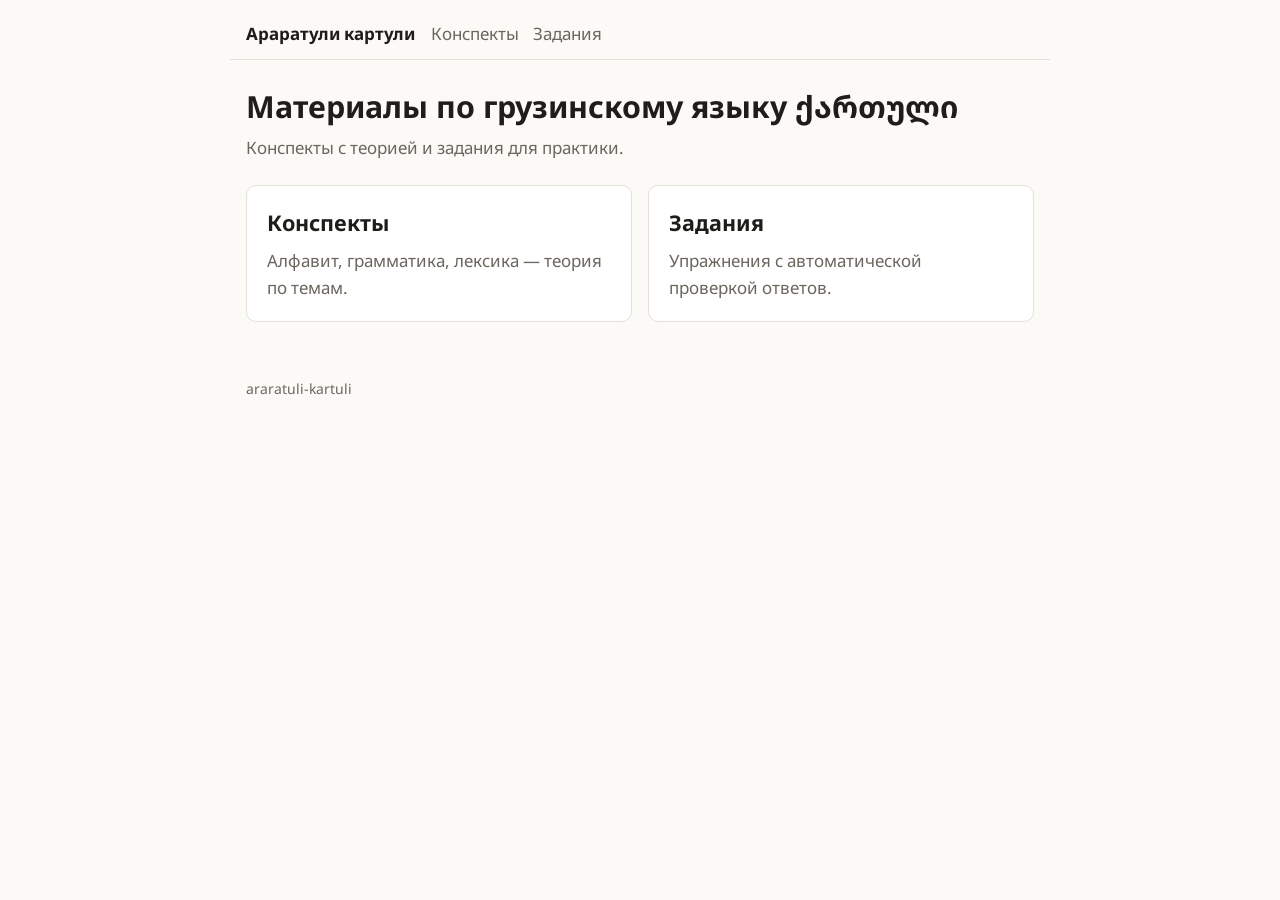
<file: index.html>
<!doctype html>
<html lang="ru">
<head>
  <meta charset="utf-8">
  <meta name="viewport" content="width=device-width, initial-scale=1">
  <title>Араратули картули</title>
  <link rel="stylesheet" href="assets/style.css">
</head>
<body>
  <header class="site">
    <a class="logo" href="./">Араратули картули</a>
    <nav>
      <a href="konspekty/">Конспекты</a>
      <a href="zadaniya/">Задания</a>
    </nav>
  </header>

  <main>
    <h1>Материалы по грузинскому языку <span class="ka">ქართული</span></h1>
    <p class="lead">Конспекты с теорией и задания для практики.</p>

    <div class="cards">
      <a class="card" href="konspekty/">
        <h2>Конспекты</h2>
        <p>Алфавит, грамматика, лексика — теория по темам.</p>
      </a>
      <a class="card" href="zadaniya/">
        <h2>Задания</h2>
        <p>Упражнения с автоматической проверкой ответов.</p>
      </a>
    </div>
  </main>

  <footer class="site">araratuli-kartuli</footer>
</body>
</html>
</file>
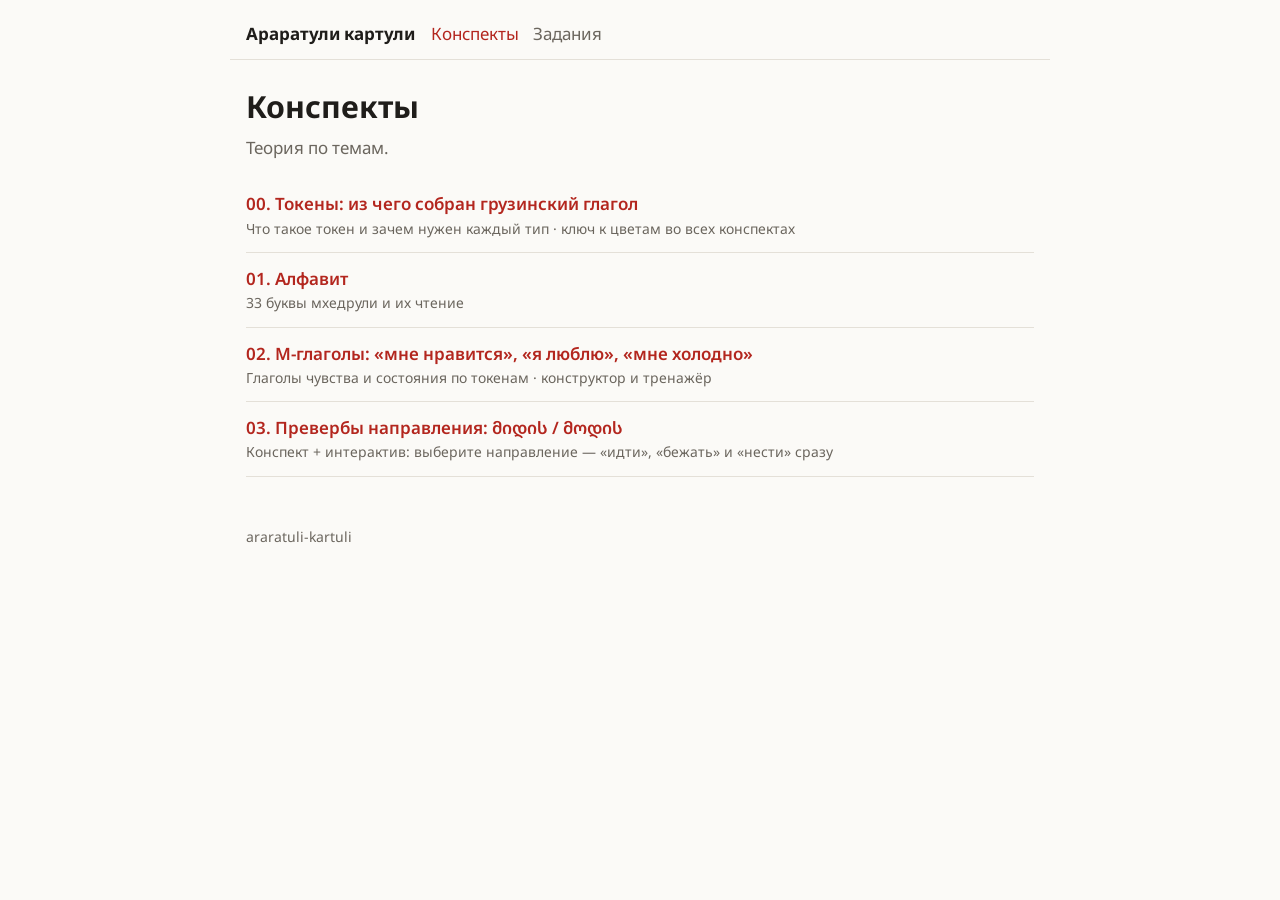
<file: konspekty/index.html>
<!doctype html>
<html lang="ru">
<head>
  <meta charset="utf-8">
  <meta name="viewport" content="width=device-width, initial-scale=1">
  <title>Конспекты — Араратули картули</title>
  <link rel="stylesheet" href="../assets/style.css">
</head>
<body>
  <header class="site">
    <a class="logo" href="../">Араратули картули</a>
    <nav>
      <a href="./" aria-current="page">Конспекты</a>
      <a href="../zadaniya/">Задания</a>
    </nav>
  </header>

  <main>
    <h1>Конспекты</h1>
    <p class="lead">Теория по темам.</p>

    <!-- Новый конспект: добавьте <li> в этот список -->
    <ul class="materials">
      <li>
        <a href="00-tokeny.html">00. Токены: из чего собран грузинский глагол</a>
        <span class="meta">Что такое токен и зачем нужен каждый тип · ключ к цветам во всех конспектах</span>
      </li>
      <li>
        <a href="01-alfavit.html">01. Алфавит</a>
        <span class="meta">33 буквы мхедрули и их чтение</span>
      </li>
      <li>
        <a href="02-m-glagoly.html">02. М‑глаголы: «мне нравится», «я люблю», «мне холодно»</a>
        <span class="meta">Глаголы чувства и состояния по токенам · конструктор и тренажёр</span>
      </li>
      <li>
        <a href="03-preverby.html">03. Превербы направления: <span class="ka">მიდის / მოდის</span></a>
        <span class="meta">Конспект + интерактив: выберите направление — «идти», «бежать» и «нести» сразу</span>
      </li>
    </ul>
  </main>

  <footer class="site">araratuli-kartuli</footer>
</body>
</html>
</file>
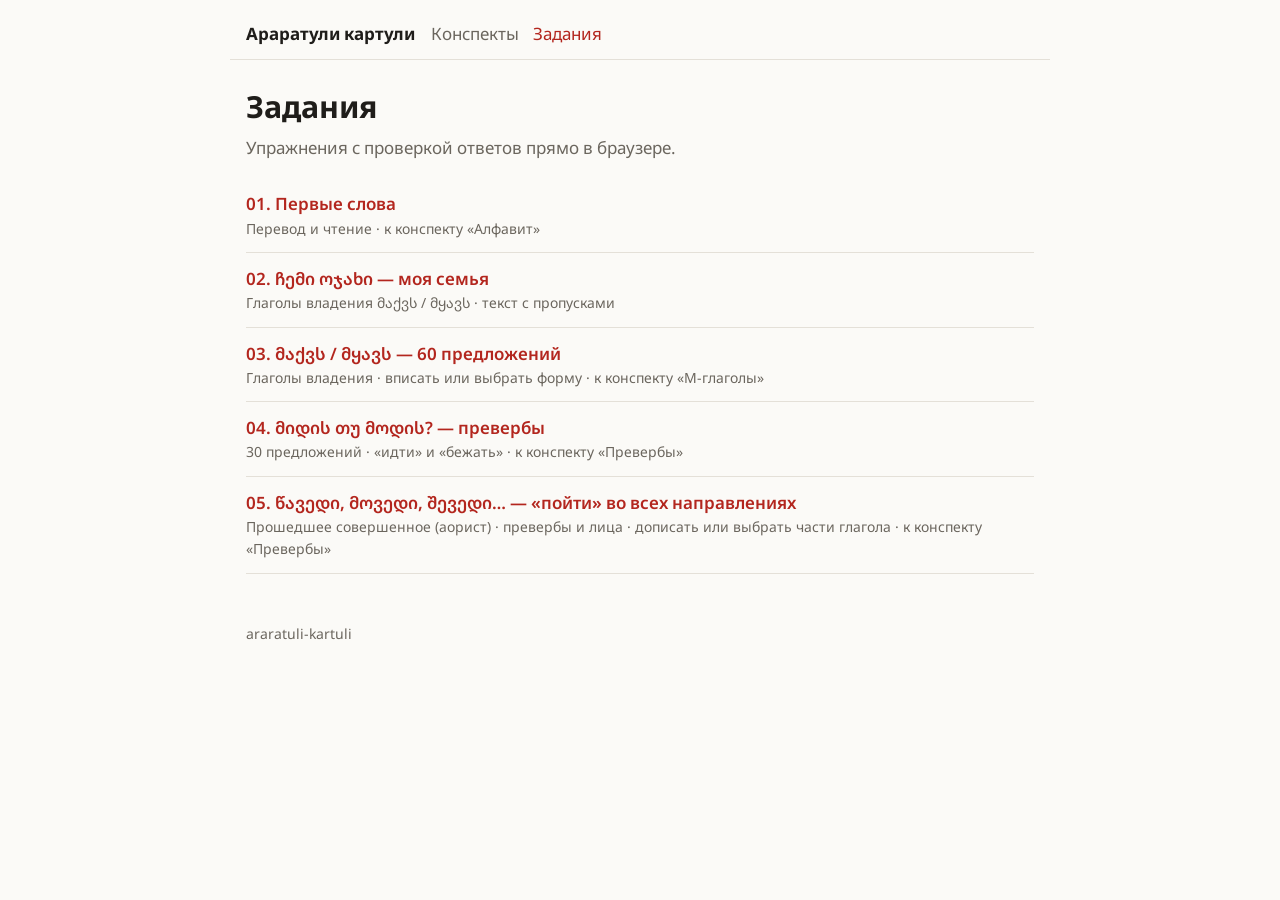
<file: zadaniya/index.html>
<!doctype html>
<html lang="ru">
<head>
  <meta charset="utf-8">
  <meta name="viewport" content="width=device-width, initial-scale=1">
  <title>Задания — Араратули картули</title>
  <link rel="stylesheet" href="../assets/style.css">
</head>
<body>
  <header class="site">
    <a class="logo" href="../">Араратули картули</a>
    <nav>
      <a href="../konspekty/">Конспекты</a>
      <a href="./" aria-current="page">Задания</a>
    </nav>
  </header>

  <main>
    <h1>Задания</h1>
    <p class="lead">Упражнения с проверкой ответов прямо в браузере.</p>

    <!-- Новое задание: добавьте <li> в этот список -->
    <ul class="materials">
      <li>
        <a href="01-pervye-slova.html">01. Первые слова</a>
        <span class="meta">Перевод и чтение · к конспекту «Алфавит»</span>
      </li>
      <li>
        <a href="02-chemi-ojakhi.html">02. <span class="ka">ჩემი ოჯახი</span> — моя семья</a>
        <span class="meta">Глаголы владения მაქვს / მყავს · текст с пропусками</span>
      </li>
      <li>
        <a href="03-maqvs-myavs-60.html">03. <span class="ka">მაქვს / მყავს</span> — 60 предложений</a>
        <span class="meta">Глаголы владения · вписать или выбрать форму · к конспекту «М‑глаголы»</span>
      </li>
      <li>
        <a href="04-preverby.html">04. <span class="ka">მიდის თუ მოდის?</span> — превербы</a>
        <span class="meta">30 предложений · «идти» и «бежать» · к конспекту «Превербы»</span>
      </li>
      <li>
        <a href="05-svla-preverby.html">05. <span class="ka">წავედი, მოვედი, შევედი…</span> — «пойти» во всех направлениях</a>
        <span class="meta">Прошедшее совершенное (аорист) · превербы и лица · дописать или выбрать части глагола · к конспекту «Превербы»</span>
      </li>
    </ul>
  </main>

  <footer class="site">araratuli-kartuli</footer>
</body>
</html>
</file>
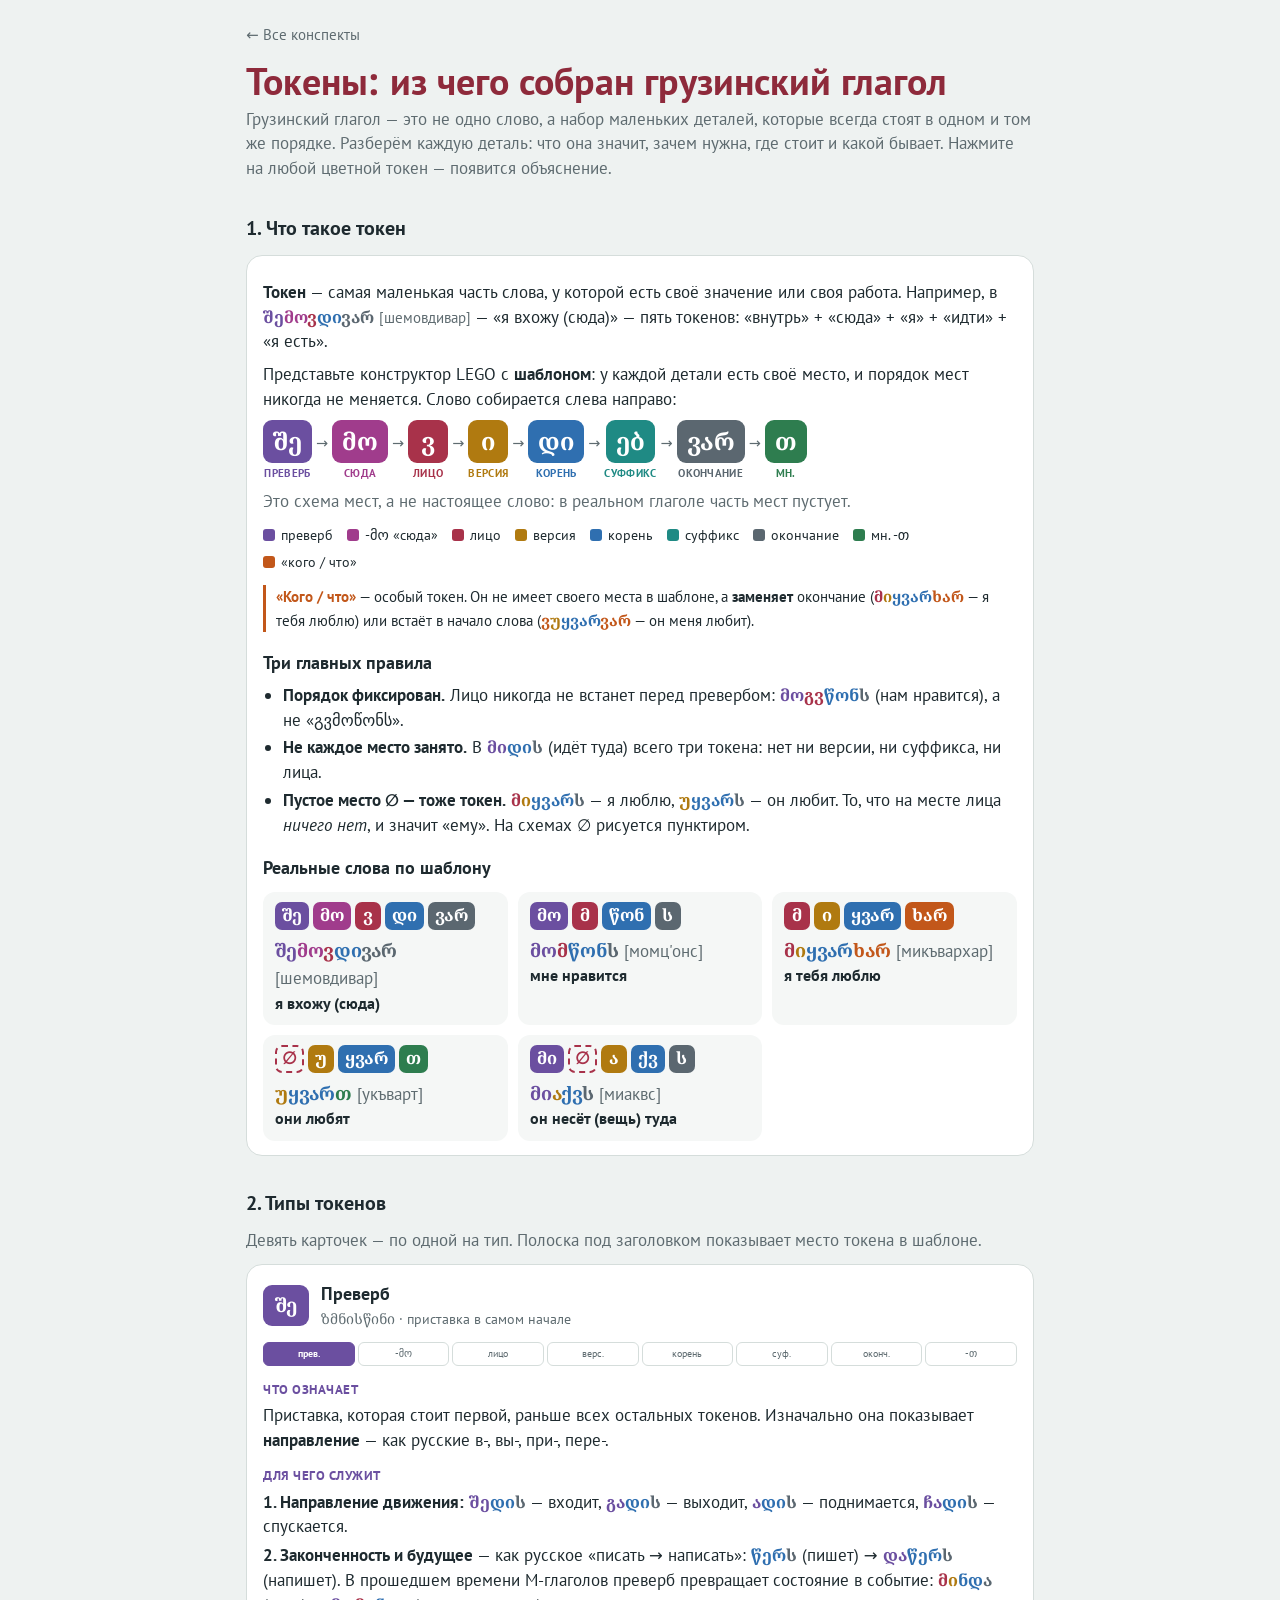
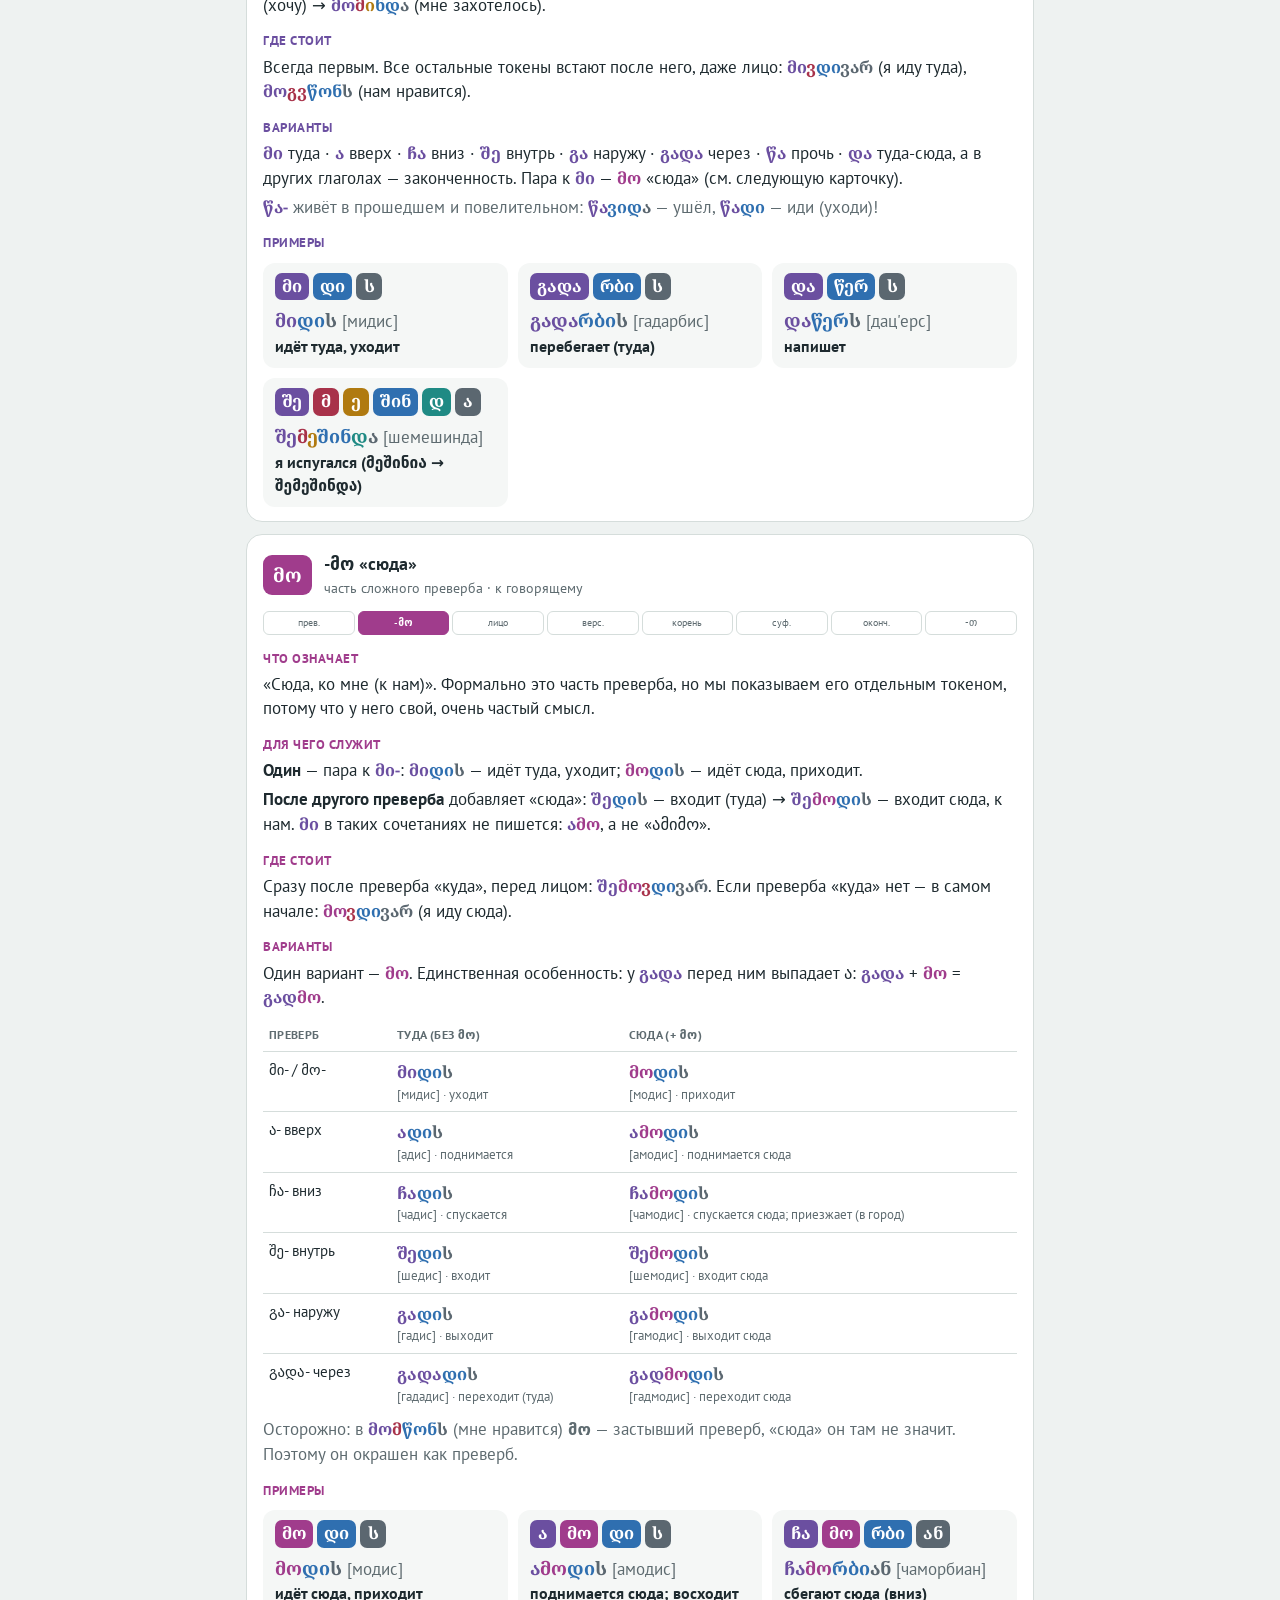
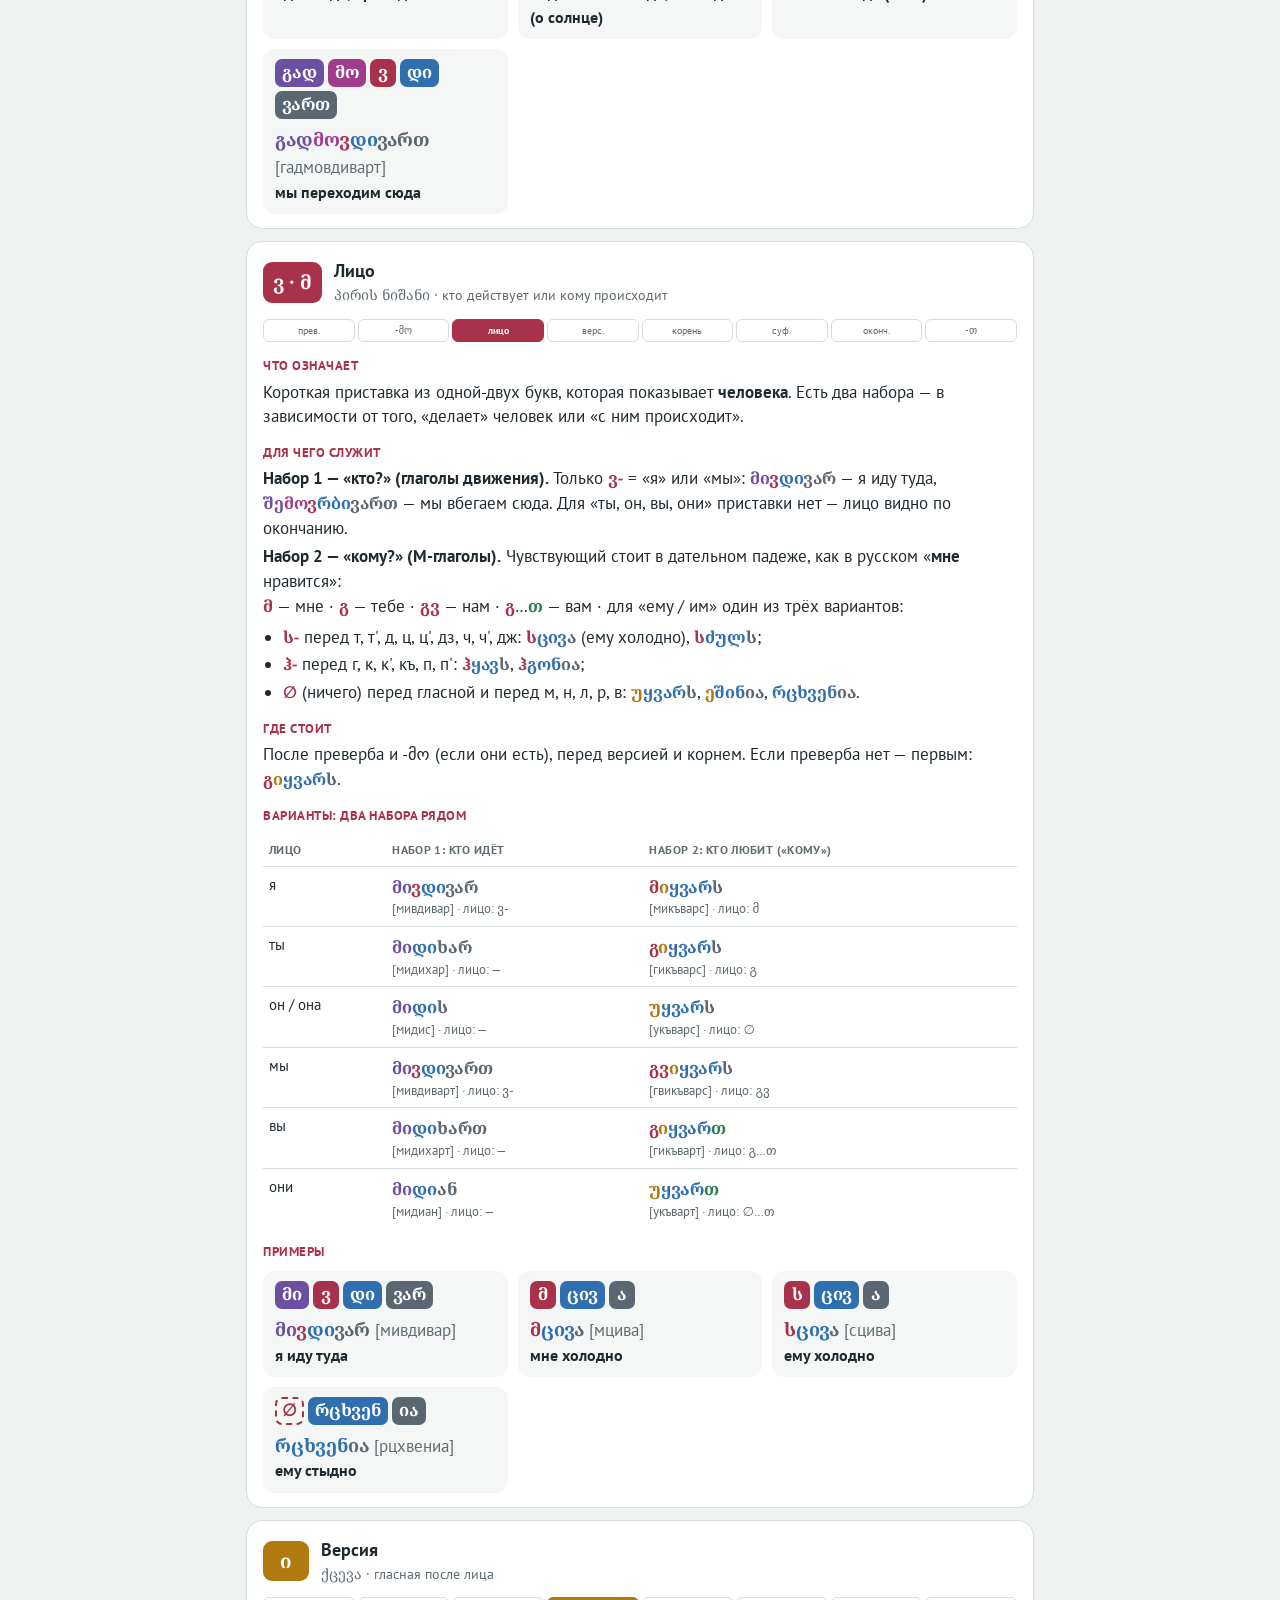
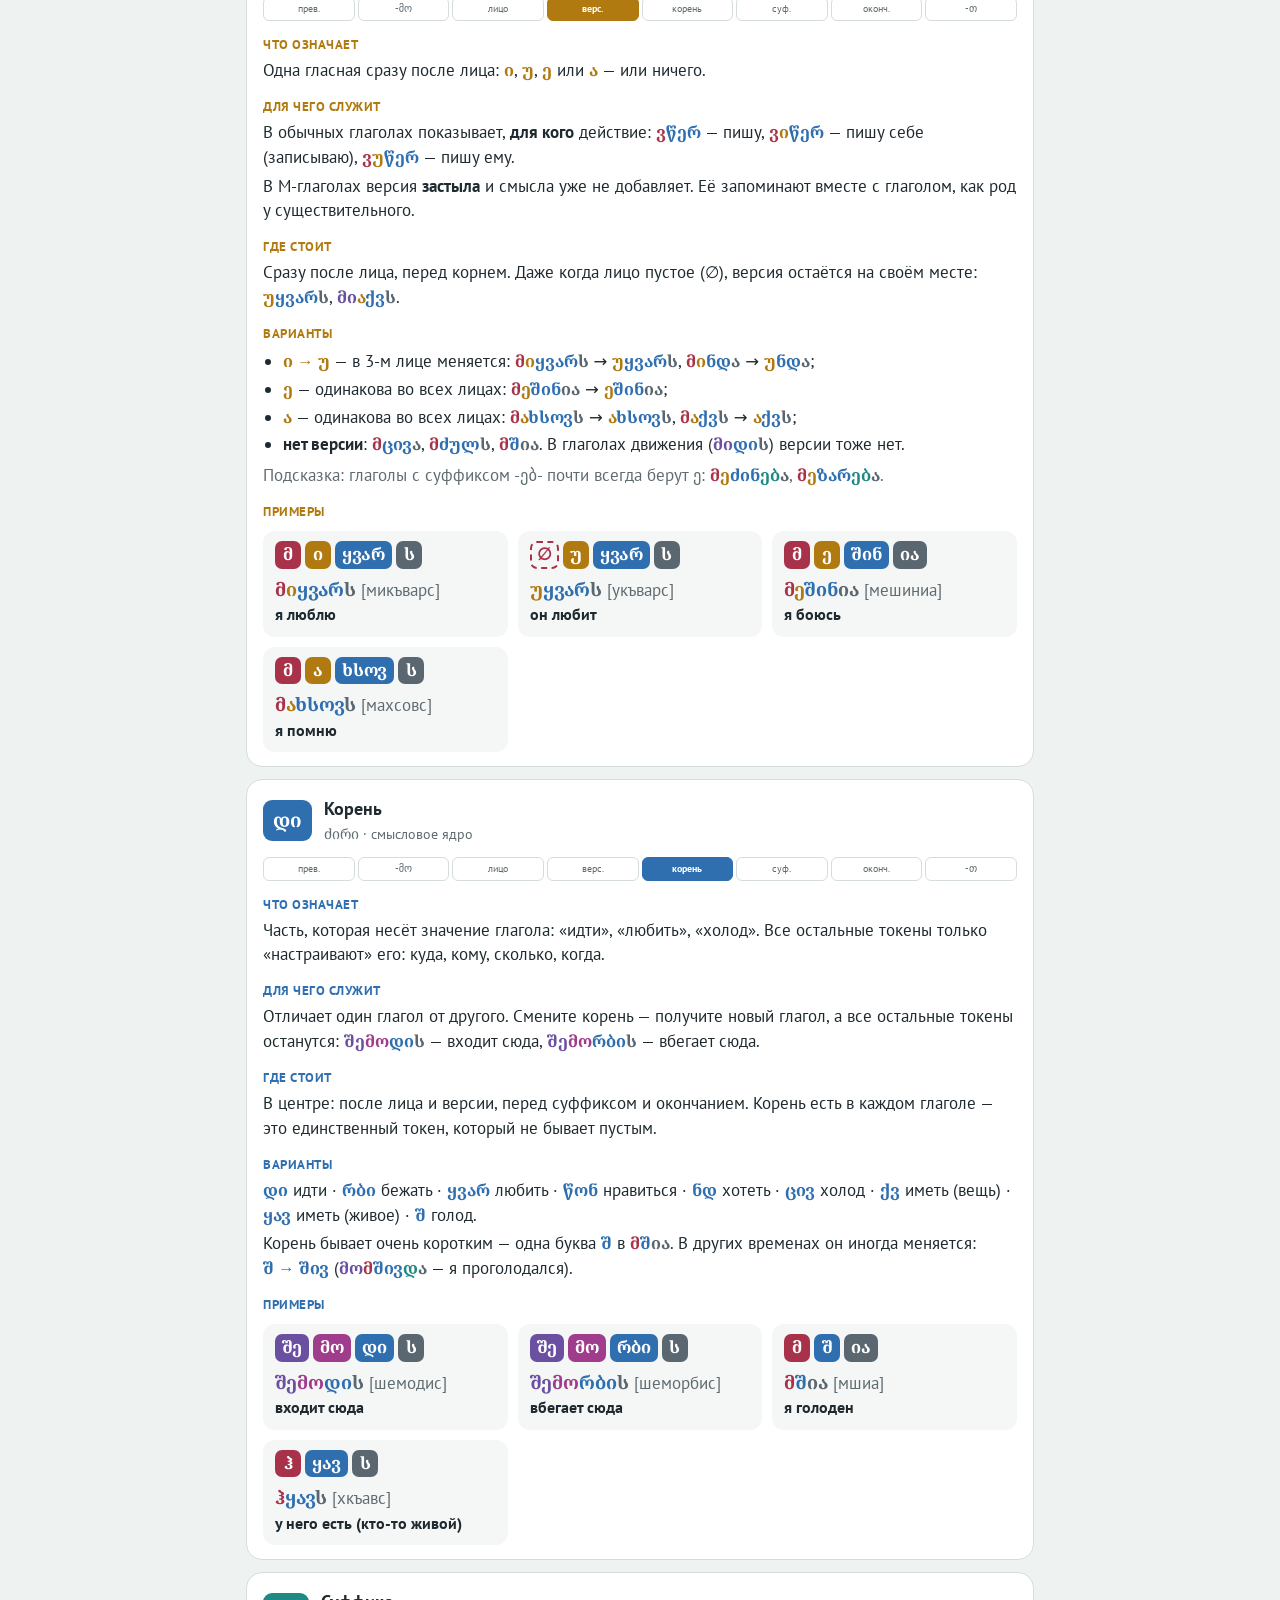
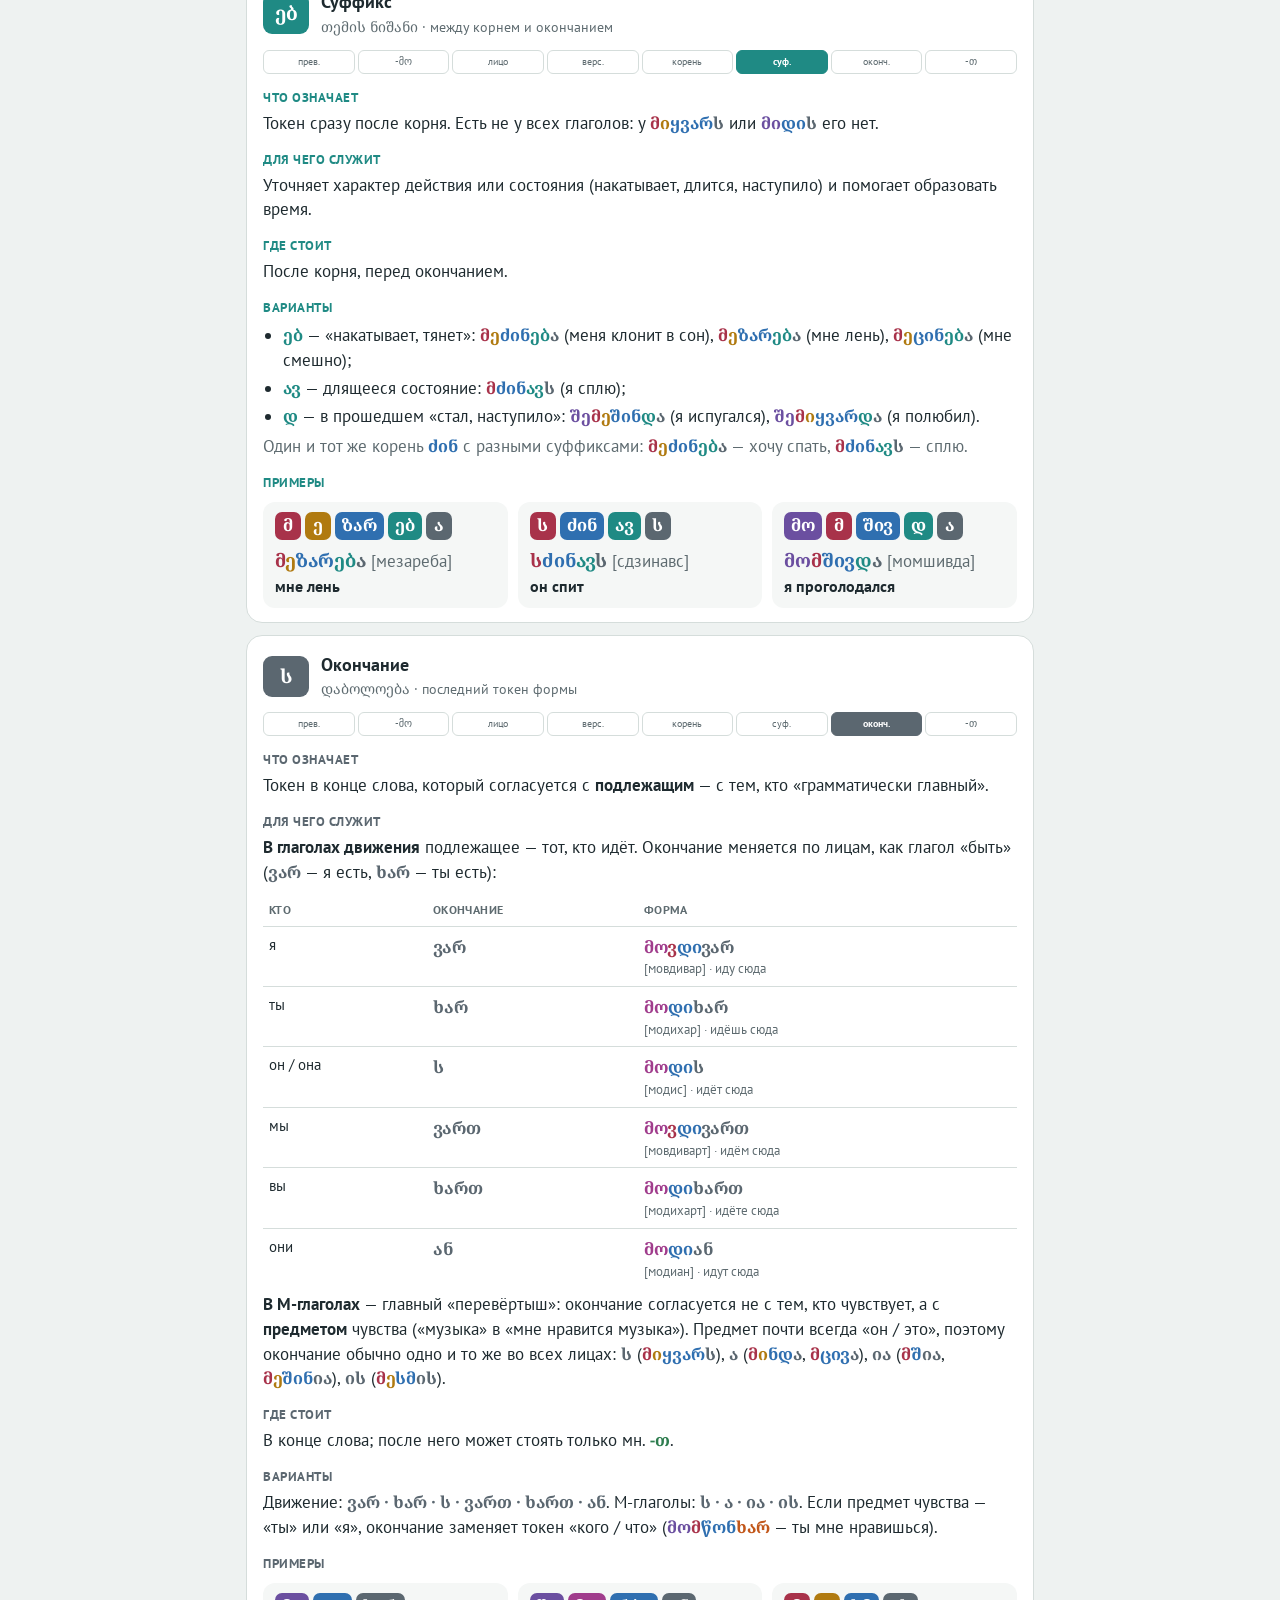
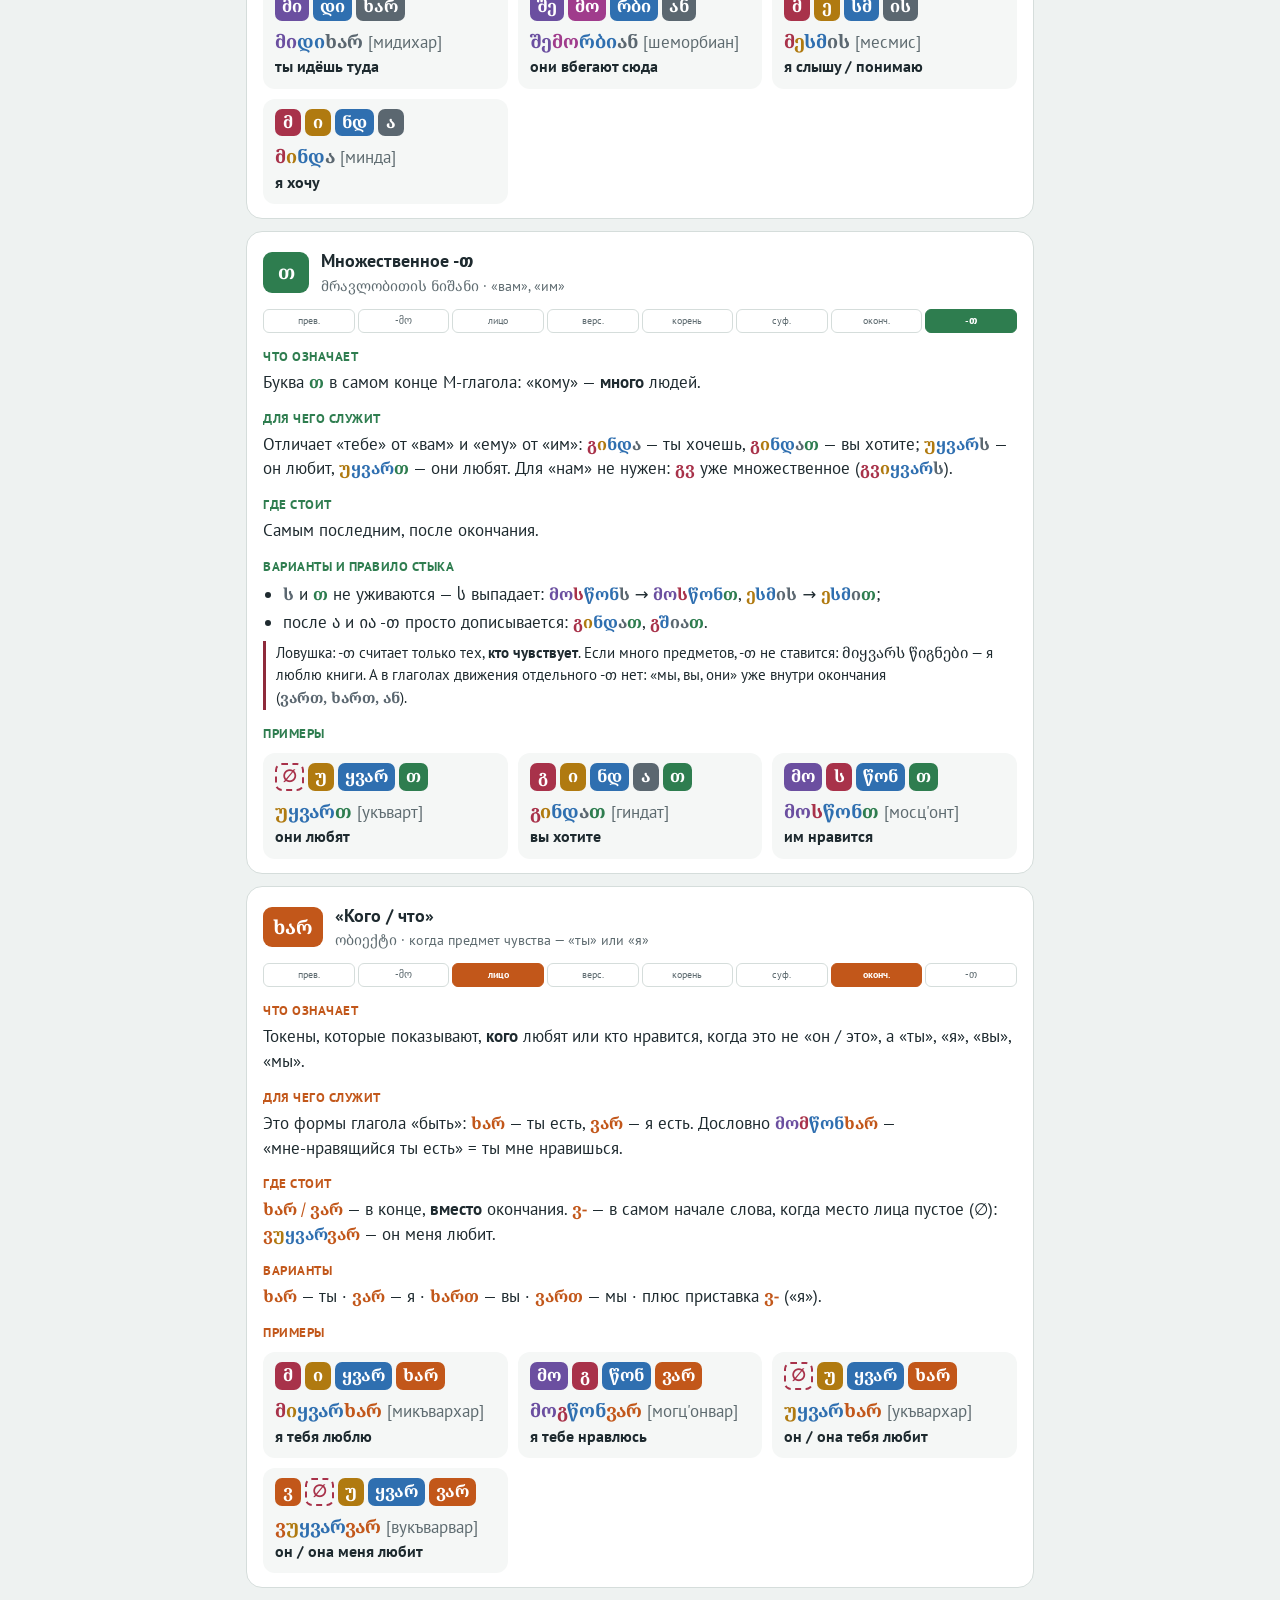
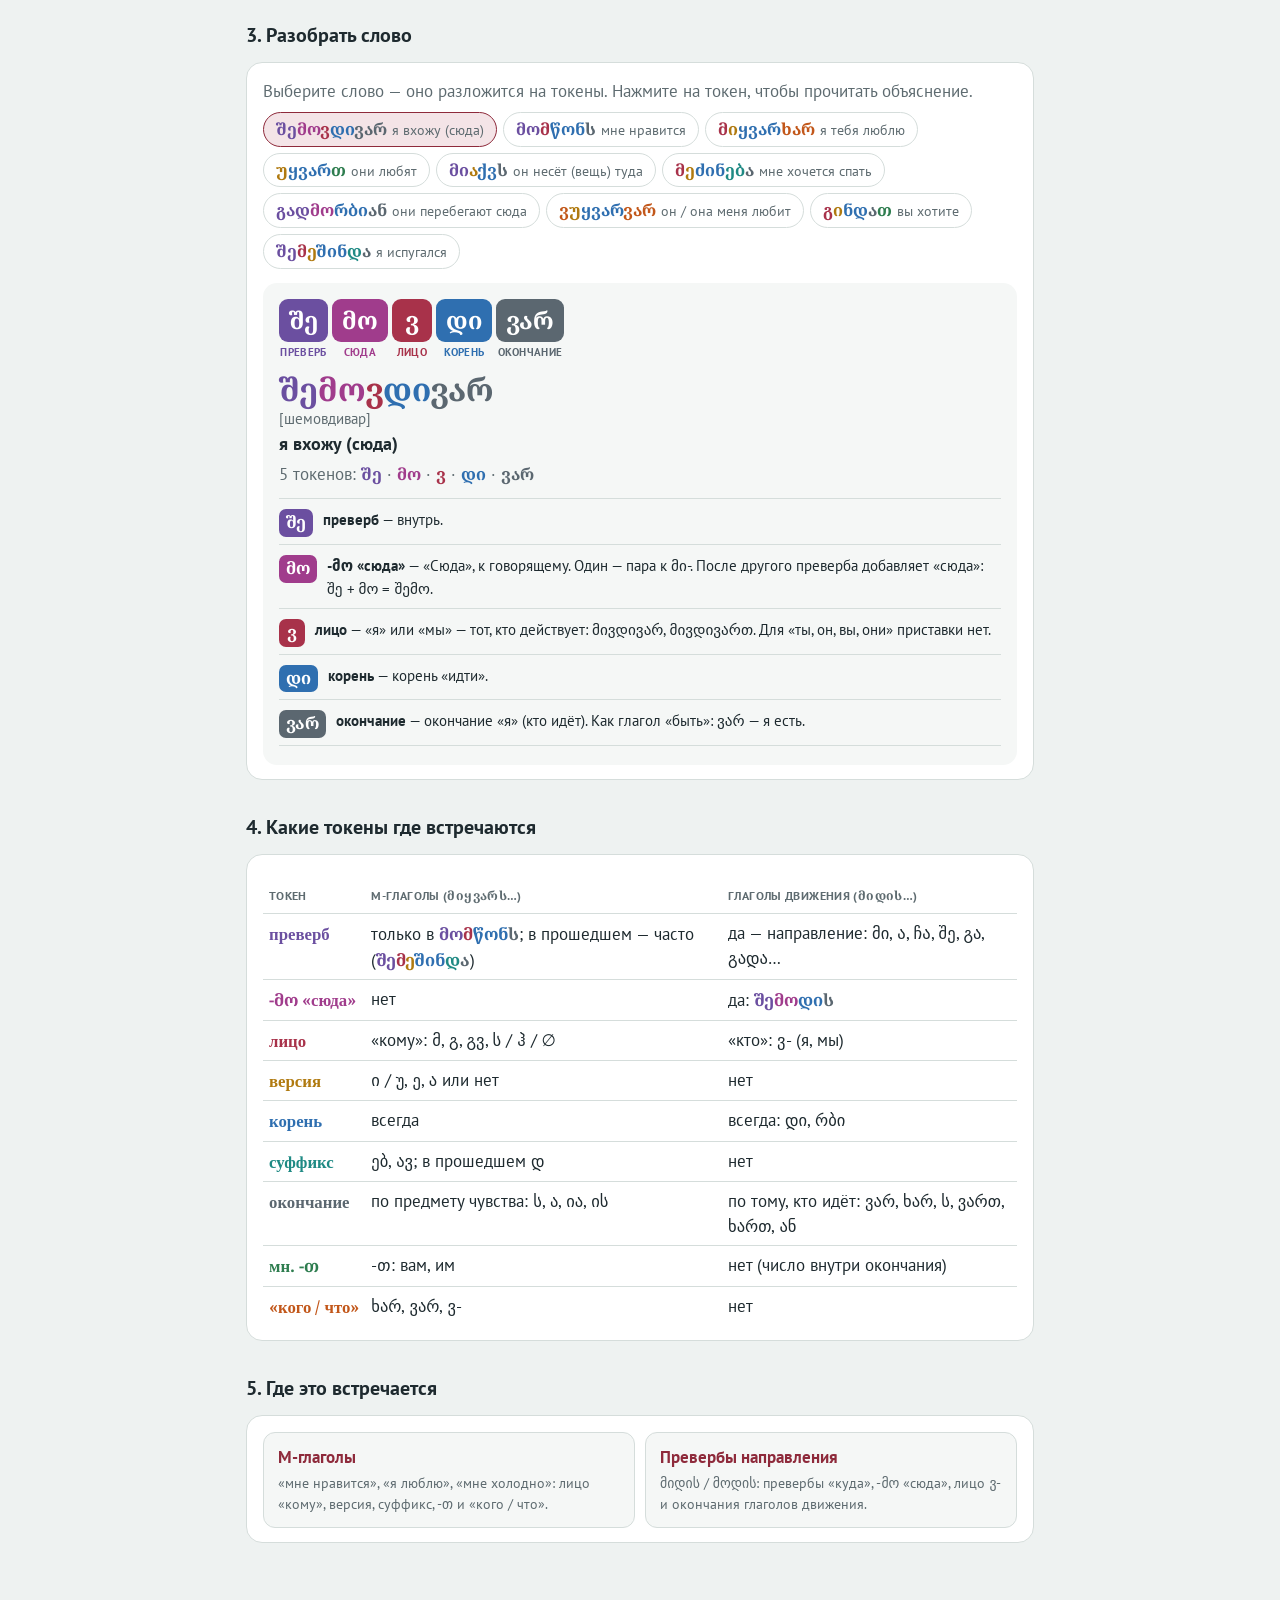
<file: konspekty/00-tokeny.html>
<!DOCTYPE html>
<html lang="ru">
<head>
<meta charset="UTF-8">
<meta name="viewport" content="width=device-width, initial-scale=1, viewport-fit=cover">
<title>Токены грузинского глагола — Конспекты</title>
<link rel="preconnect" href="https://fonts.googleapis.com">
<link rel="preconnect" href="https://fonts.gstatic.com" crossorigin>
<link href="https://fonts.googleapis.com/css2?family=Noto+Serif+Georgian:wght@400;600;700&family=PT+Sans:wght@400;700&display=swap" rel="stylesheet">
<style>
:root{
  box-sizing:border-box;
  padding-top:env(safe-area-inset-top,0px);padding-bottom:env(safe-area-inset-bottom,0px);
  --bg:#EEF2F1;--paper:#FFF;--ink:#1E2A2F;--muted:#5E6B70;--line:#D5DDDB;--soft:#F5F7F6;
  --wine:#8E2A3B;--wine-soft:#F4E4E7;--blue:#2F6FB0;--ok:#2E7D4F;--ok-soft:#E3F2E8;--bad:#C0392B;--bad-soft:#FBE5E2;
  --pv:#6B4FA0;--mo:#A03C8C;--per:#A8324A;--ver:#B07A10;--root:#2F6FB0;--suf:#1F8A84;--end:#5B6770;--pl:#2E7D4F;--obj:#C2571A;
  --on:#FFF;--pop:#1E2A2F;--pop-ink:#FFF;
}
@media (prefers-color-scheme:dark){:root:not([data-theme="light"]){
  --bg:#141A1C;--paper:#1D2528;--ink:#E7ECEB;--muted:#9AA7AB;--line:#33403F;--soft:#232D30;
  --wine:#E07A8C;--wine-soft:#3A2228;--blue:#7AB2EA;--ok:#6BC98F;--ok-soft:#1C3325;--bad:#F08476;--bad-soft:#3C2220;
  --pv:#B59BE8;--mo:#E58AD3;--per:#F08AA0;--ver:#E8B95A;--root:#7AB2EA;--suf:#5FCFC7;--end:#B4C0C6;--pl:#6BC98F;--obj:#F2A06B;
  --on:#141A1C;--pop:#F1F4F3;--pop-ink:#141A1C;}}
:root[data-theme="dark"]{
  --bg:#141A1C;--paper:#1D2528;--ink:#E7ECEB;--muted:#9AA7AB;--line:#33403F;--soft:#232D30;
  --wine:#E07A8C;--wine-soft:#3A2228;--blue:#7AB2EA;--ok:#6BC98F;--ok-soft:#1C3325;--bad:#F08476;--bad-soft:#3C2220;
  --pv:#B59BE8;--mo:#E58AD3;--per:#F08AA0;--ver:#E8B95A;--root:#7AB2EA;--suf:#5FCFC7;--end:#B4C0C6;--pl:#6BC98F;--obj:#F2A06B;
  --on:#141A1C;--pop:#F1F4F3;--pop-ink:#141A1C;}
html{scroll-padding-top:env(safe-area-inset-top,0px)}
*,*::before,*::after{box-sizing:inherit}
body{margin:0;background:var(--bg);color:var(--ink);font-family:"PT Sans",system-ui,sans-serif;font-size:16.5px;line-height:1.5}
.ka{font-family:"Noto Serif Georgian",Sylfaen,serif}
main{max-width:820px;margin:0 auto;padding:22px 16px 60px}
h1{font-family:"Noto Serif Georgian","PT Sans",serif;color:var(--wine);font-size:clamp(1.7rem,5.5vw,2.4rem);margin:6px 0 4px;line-height:1.2}
h2{font-size:1.25rem;margin:32px 0 10px}
h3{margin:0;font-size:1.1rem}
.lead{color:var(--muted);margin:4px 0 0}
section{background:var(--paper);border:1px solid var(--line);border-radius:16px;padding:16px 16px 14px;margin-top:12px}
p{margin:8px 0}
ul{margin:6px 0;padding-left:20px}
li{margin:3px 0}
.muted{color:var(--muted)}
.tr{color:var(--muted);font-size:.92em;font-family:"PT Sans",system-ui,sans-serif;font-weight:400}
a{color:var(--blue)}

/* цветное слово */
.wt{font-family:"Noto Serif Georgian",Sylfaen,serif;font-weight:700;white-space:nowrap}
.t-pv{color:var(--pv)}.t-mo{color:var(--mo)}.t-per{color:var(--per)}.t-ver{color:var(--ver)}.t-root{color:var(--root)}
.t-suf{color:var(--suf)}.t-end{color:var(--end)}.t-pl{color:var(--pl)}.t-obj{color:var(--obj)}

/* токены-чипы */
.toks{display:flex;flex-wrap:wrap;gap:4px;align-items:flex-end}
.tok{display:inline-flex;flex-direction:column;align-items:center;gap:2px;border:0;padding:0;background:none;cursor:pointer;font:inherit;color:inherit}
.tok .b{font-family:"Noto Serif Georgian",serif;font-weight:700;font-size:1.5rem;line-height:1;padding:9px 10px 10px;border-radius:9px;background:var(--c);color:var(--on);min-width:40px;text-align:center}
.tok .lb{font-size:.68rem;color:var(--c);font-weight:700;text-transform:uppercase;letter-spacing:.03em}
.tok.empty .b{background:transparent;color:var(--c);border:2px dashed var(--c);padding:7px 8px 8px}
.tok.sm .b{font-size:1.05rem;padding:5px 7px 6px;min-width:26px;border-radius:7px}
.tok.sm.empty .b{padding:3px 5px 4px}
.tok:focus-visible{outline:2px solid var(--blue);outline-offset:2px;border-radius:10px}
.k-pv{--c:var(--pv)}.k-mo{--c:var(--mo)}.k-per{--c:var(--per)}.k-ver{--c:var(--ver)}.k-root{--c:var(--root)}
.k-suf{--c:var(--suf)}.k-end{--c:var(--end)}.k-pl{--c:var(--pl)}.k-obj{--c:var(--obj)}.k-sym{--c:var(--muted)}
.tok.k-sym{cursor:default}.tok.k-sym .b{background:transparent;color:var(--muted);border:0;padding-left:2px;padding-right:2px;min-width:0}
.legend{display:flex;flex-wrap:wrap;gap:6px 14px;font-size:.9rem;margin-top:10px}
.legend span::before{content:"";display:inline-block;width:12px;height:12px;border-radius:3px;background:var(--c);margin-right:6px;vertical-align:-1px}

.tmpl{display:flex;flex-wrap:wrap;gap:4px;align-items:flex-end}
.tmpl .arr{color:var(--muted);align-self:center;padding-bottom:14px;font-size:.9rem}
.note{margin-top:12px;font-size:.95rem;border-left:3px solid var(--obj);padding-left:10px}
.tip{margin-top:10px;font-size:.93rem;border-left:3px solid var(--wine);padding-left:10px}

.grid{display:grid;grid-template-columns:repeat(auto-fit,minmax(230px,1fr));gap:10px;margin-top:10px}
.ex{background:var(--soft);border-radius:12px;padding:10px 12px;min-width:0}
.ex .w{font-size:1.15rem;margin-top:6px}
.ex .ru{font-size:.97rem}

/* карточки типов */
.tc .th{display:flex;gap:12px;align-items:center}
.tc .chipk{flex:none;font-family:"Noto Serif Georgian",serif;font-weight:700;font-size:1.2rem;background:var(--c);color:var(--on);border-radius:9px;padding:6px 10px;min-width:46px;text-align:center}
.tc .th small{display:block;color:var(--muted);font-size:.88rem}
.tc h4{margin:14px 0 4px;font-size:.8rem;text-transform:uppercase;letter-spacing:.04em;color:var(--c)}
.tc p{margin:4px 0}
.slots{display:flex;gap:3px;margin-top:12px}
.slots span{flex:1 1 0;min-width:0;text-align:center;font-size:.64rem;line-height:1.15;padding:5px 1px;border-radius:6px;border:1.5px solid var(--line);color:var(--muted);overflow:hidden;text-overflow:ellipsis;white-space:nowrap}
.slots span.on{background:var(--c);border-color:var(--c);color:var(--on);font-weight:700}

/* разбор */
.chips{display:flex;flex-wrap:wrap;gap:6px}
.chip{font:inherit;border:1.5px solid var(--line);background:var(--paper);color:var(--ink);border-radius:999px;padding:6px 12px;cursor:pointer;line-height:1.25;text-align:left}
.chip small{color:var(--muted)}
.chip.on{border-color:var(--wine);background:var(--wine-soft)}
.chip:focus-visible{outline:2px solid var(--blue);outline-offset:2px}
.out{background:var(--soft);border-radius:14px;padding:16px;margin-top:14px}
.word{font-size:2rem;margin-top:10px;line-height:1.2}
.word .wt{white-space:normal;overflow-wrap:anywhere}
.ru{font-size:1.1rem;font-weight:700}
.parts{list-style:none;padding:0;margin:12px 0 0;border-top:1px solid var(--line)}
.parts li{display:flex;gap:10px;align-items:flex-start;padding:7px 0;border-bottom:1px solid var(--line);font-size:.95rem}
.parts li .tok{flex:none}

.scroll{overflow-x:auto;-webkit-overflow-scrolling:touch;margin-top:8px}
table{border-collapse:collapse;width:100%;min-width:480px}
td,th{padding:7px 6px;border-top:1px solid var(--line);vertical-align:top;text-align:left}
th{font-size:.78rem;color:var(--muted);text-transform:uppercase;letter-spacing:.03em;border-top:0}
td .wt{font-size:1.05rem}
td small{display:block;color:var(--muted);font-size:.82rem}
td.who{white-space:nowrap;font-size:.92rem}

.links{display:grid;grid-template-columns:repeat(auto-fit,minmax(230px,1fr));gap:10px}
.links a{display:block;background:var(--soft);border:1px solid var(--line);border-radius:12px;padding:12px 14px;text-decoration:none;color:var(--ink)}
.links a:hover{border-color:var(--wine)}
.links b{color:var(--wine)}
.links small{display:block;color:var(--muted);margin-top:4px}

.pop{position:fixed;z-index:30;max-width:min(310px,calc(100vw - 20px));background:var(--pop);color:var(--pop-ink);border-radius:12px;padding:10px 14px;box-shadow:0 8px 24px rgba(0,0,0,.25);display:none;font-size:.95rem}
.pop.show{display:block}
.pop b.ka{font-size:1.3rem}
.pop .pw{margin-top:6px;font-size:.85rem;opacity:.8}
.back{display:inline-block;margin-bottom:4px;color:var(--muted);text-decoration:none;font-size:15px}
.back:hover{color:var(--wine)}
</style>
</head>
<body>
<main>
<a class="back" href="./">← Все конспекты</a>
<h1>Токены: из чего собран грузинский глагол</h1>
<p class="lead">Грузинский глагол — это не одно слово, а набор маленьких деталей, которые всегда стоят в одном и том же порядке. Разберём каждую деталь: что она значит, зачем нужна, где стоит и какой бывает. Нажмите на любой цветной токен — появится объяснение.</p>

<h2>1. Что такое токен</h2>
<section>
  <p><b>Токен</b> — самая маленькая часть слова, у которой есть своё значение или своя работа. Например, в <span data-w="pv:შე mo:მო per:ვ root:დი end:ვარ" data-tr></span> — «я вхожу (сюда)» — пять токенов: «внутрь» + «сюда» + «я» + «идти» + «я есть».</p>
  <p>Представьте конструктор LEGO с <b>шаблоном</b>: у каждой детали есть своё место, и порядок мест никогда не меняется. Слово собирается слева направо:</p>
  <div class="tmpl" id="tmpl"></div>
  <div class="legend">
    <span class="k-pv">преверб</span><span class="k-mo">‑მო «сюда»</span><span class="k-per">лицо</span><span class="k-ver">версия</span>
    <span class="k-root">корень</span><span class="k-suf">суффикс</span><span class="k-end">окончание</span>
    <span class="k-pl">мн. ‑თ</span><span class="k-obj">«кого / что»</span>
  </div>
  <div class="note"><b style="color:var(--obj)">«Кого / что»</b> — особый токен. Он не имеет своего места в шаблоне, а <b>заменяет</b> окончание (<span data-w="per:მ ver:ი root:ყვარ obj:ხარ"></span> — я тебя люблю) или встаёт в начало слова (<span data-w="obj:ვ per:∅ ver:უ root:ყვარ obj:ვარ"></span> — он меня любит).</div>

  <h3 style="margin-top:18px">Три главных правила</h3>
  <ul>
    <li><b>Порядок фиксирован.</b> Лицо никогда не встанет перед превербом: <span data-w="pv:მო per:გვ root:წონ end:ს"></span> (нам нравится), а не «გვმოწონს».</li>
    <li><b>Не каждое место занято.</b> В <span data-w="pv:მი root:დი end:ს"></span> (идёт туда) всего три токена: нет ни версии, ни суффикса, ни лица.</li>
    <li><b>Пустое место ∅ — тоже токен.</b> <span data-w="per:მ ver:ი root:ყვარ end:ს"></span> — я люблю, <span data-w="per:∅ ver:უ root:ყვარ end:ს"></span> — он любит. То, что на месте лица <i>ничего нет</i>, и значит «ему». На схемах ∅ рисуется пунктиром.</li>
  </ul>

  <h3 style="margin-top:18px">Реальные слова по шаблону</h3>
  <div class="grid" id="samples"></div>
</section>

<h2>2. Типы токенов</h2>
<p class="muted" style="margin:0">Девять карточек — по одной на тип. Полоска под заголовком показывает место токена в шаблоне.</p>

<section class="tc k-pv" id="c-pv">
  <div class="th"><span class="chipk">შე</span><div><h3>Преверб</h3><small><span class="ka">ზმნისწინი</span> · приставка в самом начале</small></div></div>
  <div class="slots" data-on="pv"></div>
  <h4>Что означает</h4>
  <p>Приставка, которая стоит первой, раньше всех остальных токенов. Изначально она показывает <b>направление</b> — как русские в‑, вы‑, при‑, пере‑.</p>
  <h4>Для чего служит</h4>
  <p><b>1. Направление движения:</b> <span data-w="pv:შე root:დი end:ს"></span> — входит, <span data-w="pv:გა root:დი end:ს"></span> — выходит, <span data-w="pv:ა root:დი end:ს"></span> — поднимается, <span data-w="pv:ჩა root:დი end:ს"></span> — спускается.</p>
  <p><b>2. Законченность и будущее</b> — как русское «писать → написать»: <span data-w="root:წერ end:ს"></span> (пишет) → <span data-w="pv:და root:წერ end:ს"></span> (напишет). В прошедшем времени М‑глаголов преверб превращает состояние в событие: <span data-w="per:მ ver:ი root:ნდ end:ა"></span> (хочу) → <span data-w="pv:მო per:მ ver:ი root:ნდ end:ა"></span> (мне захотелось).</p>
  <h4>Где стоит</h4>
  <p>Всегда первым. Все остальные токены встают после него, даже лицо: <span data-w="pv:მი per:ვ root:დი end:ვარ"></span> (я иду туда), <span data-w="pv:მო per:გვ root:წონ end:ს"></span> (нам нравится).</p>
  <h4>Варианты</h4>
  <p><span class="wt t-pv">მი</span> туда · <span class="wt t-pv">ა</span> вверх · <span class="wt t-pv">ჩა</span> вниз · <span class="wt t-pv">შე</span> внутрь · <span class="wt t-pv">გა</span> наружу · <span class="wt t-pv">გადა</span> через · <span class="wt t-pv">წა</span> прочь · <span class="wt t-pv">და</span> туда‑сюда, а в других глаголах — законченность. Пара к <span class="wt t-pv">მი</span> — <span class="wt t-mo">მო</span> «сюда» (см. следующую карточку).</p>
  <p class="muted"><span class="wt t-pv">წა‑</span> живёт в прошедшем и повелительном: <span data-w="pv:წა root:ვიდ end:ა"></span> — ушёл, <span data-w="pv:წა root:დი"></span> — иди (уходи)!</p>
  <h4>Примеры</h4>
  <div class="grid" data-ex="pv"></div>
</section>

<section class="tc k-mo" id="c-mo">
  <div class="th"><span class="chipk">მო</span><div><h3>‑მო «сюда»</h3><small>часть сложного преверба · к говорящему</small></div></div>
  <div class="slots" data-on="mo"></div>
  <h4>Что означает</h4>
  <p>«Сюда, ко мне (к нам)». Формально это часть преверба, но мы показываем его отдельным токеном, потому что у него свой, очень частый смысл.</p>
  <h4>Для чего служит</h4>
  <p><b>Один</b> — пара к <span class="wt t-pv">მი‑</span>: <span data-w="pv:მი root:დი end:ს"></span> — идёт туда, уходит; <span data-w="mo:მო root:დი end:ს"></span> — идёт сюда, приходит.</p>
  <p><b>После другого преверба</b> добавляет «сюда»: <span data-w="pv:შე root:დი end:ს"></span> — входит (туда) → <span data-w="pv:შე mo:მო root:დი end:ს"></span> — входит сюда, к нам. <span class="wt t-pv">მი</span> в таких сочетаниях не пишется: <span class="wt"><span class="t-pv">ა</span><span class="t-mo">მო</span></span>, а не «ამიმო».</p>
  <h4>Где стоит</h4>
  <p>Сразу после преверба «куда», перед лицом: <span data-w="pv:შე mo:მო per:ვ root:დი end:ვარ"></span>. Если преверба «куда» нет — в самом начале: <span data-w="mo:მო per:ვ root:დი end:ვარ"></span> (я иду сюда).</p>
  <h4>Варианты</h4>
  <p>Один вариант — <span class="wt t-mo">მო</span>. Единственная особенность: у <span class="wt t-pv">გადა</span> перед ним выпадает ა: <span class="wt"><span class="t-pv">გადა</span></span> + <span class="wt t-mo">მო</span> = <span class="wt"><span class="t-pv">გად</span><span class="t-mo">მო</span></span>.</p>
  <div class="scroll"><table id="moTab"></table></div>
  <p class="muted">Осторожно: в <span data-w="pv:მო per:მ root:წონ end:ს"></span> (мне нравится) <b>მო</b> — застывший преверб, «сюда» он там не значит. Поэтому он окрашен как преверб.</p>
  <h4>Примеры</h4>
  <div class="grid" data-ex="mo"></div>
</section>

<section class="tc k-per" id="c-per">
  <div class="th"><span class="chipk">ვ · მ</span><div><h3>Лицо</h3><small><span class="ka">პირის ნიშანი</span> · кто действует или кому происходит</small></div></div>
  <div class="slots" data-on="per"></div>
  <h4>Что означает</h4>
  <p>Короткая приставка из одной‑двух букв, которая показывает <b>человека</b>. Есть два набора — в зависимости от того, «делает» человек или «с ним происходит».</p>
  <h4>Для чего служит</h4>
  <p><b>Набор 1 — «кто?» (глаголы движения).</b> Только <span class="wt t-per">ვ‑</span> = «я» или «мы»: <span data-w="pv:მი per:ვ root:დი end:ვარ"></span> — я иду туда, <span data-w="pv:შე mo:მო per:ვ root:რბი end:ვართ"></span> — мы вбегаем сюда. Для «ты, он, вы, они» приставки нет — лицо видно по окончанию.</p>
  <p><b>Набор 2 — «кому?» (М‑глаголы).</b> Чувствующий стоит в дательном падеже, как в русском «<b>мне</b> нравится»:<br>
   <span class="wt t-per">მ</span> — мне · <span class="wt t-per">გ</span> — тебе · <span class="wt t-per">გვ</span> — нам · <span class="wt t-per">გ</span>…<span class="wt t-pl">თ</span> — вам · для «ему / им» один из трёх вариантов:</p>
  <ul>
    <li><span class="wt t-per">ს‑</span> перед т, т', д, ц, ц', дз, ч, ч', дж: <span data-w="per:ს root:ცივ end:ა"></span> (ему холодно), <span data-w="per:ს root:ძულ end:ს"></span>;</li>
    <li><span class="wt t-per">ჰ‑</span> перед г, к, к', къ, п, п': <span data-w="per:ჰ root:ყავ end:ს"></span>, <span data-w="per:ჰ root:გონ end:ია"></span>;</li>
    <li><b style="color:var(--per)">∅</b> (ничего) перед гласной и перед м, н, л, р, в: <span data-w="per:∅ ver:უ root:ყვარ end:ს"></span>, <span data-w="per:∅ ver:ე root:შინ end:ია"></span>, <span data-w="per:∅ root:რცხვენ end:ია"></span>.</li>
  </ul>
  <h4>Где стоит</h4>
  <p>После преверба и ‑მო (если они есть), перед версией и корнем. Если преверба нет — первым: <span data-w="per:გ ver:ი root:ყვარ end:ს"></span>.</p>
  <h4>Варианты: два набора рядом</h4>
  <div class="scroll"><table id="perTab"></table></div>
  <h4>Примеры</h4>
  <div class="grid" data-ex="per"></div>
</section>

<section class="tc k-ver" id="c-ver">
  <div class="th"><span class="chipk">ი</span><div><h3>Версия</h3><small><span class="ka">ქცევა</span> · гласная после лица</small></div></div>
  <div class="slots" data-on="ver"></div>
  <h4>Что означает</h4>
  <p>Одна гласная сразу после лица: <span class="wt t-ver">ი</span>, <span class="wt t-ver">უ</span>, <span class="wt t-ver">ე</span> или <span class="wt t-ver">ა</span> — или ничего.</p>
  <h4>Для чего служит</h4>
  <p>В обычных глаголах показывает, <b>для кого</b> действие: <span data-w="per:ვ root:წერ"></span> — пишу, <span data-w="per:ვ ver:ი root:წერ"></span> — пишу себе (записываю), <span data-w="per:ვ ver:უ root:წერ"></span> — пишу ему.</p>
  <p>В М‑глаголах версия <b>застыла</b> и смысла уже не добавляет. Её запоминают вместе с глаголом, как род у существительного.</p>
  <h4>Где стоит</h4>
  <p>Сразу после лица, перед корнем. Даже когда лицо пустое (∅), версия остаётся на своём месте: <span data-w="per:∅ ver:უ root:ყვარ end:ს"></span>, <span data-w="pv:მი per:∅ ver:ა root:ქვ end:ს"></span>.</p>
  <h4>Варианты</h4>
  <ul>
    <li><b class="ka t-ver">ი → უ</b> — в 3‑м лице меняется: <span data-w="per:მ ver:ი root:ყვარ end:ს"></span> → <span data-w="per:∅ ver:უ root:ყვარ end:ს"></span>, <span data-w="per:მ ver:ი root:ნდ end:ა"></span> → <span data-w="per:∅ ver:უ root:ნდ end:ა"></span>;</li>
    <li><b class="ka t-ver">ე</b> — одинакова во всех лицах: <span data-w="per:მ ver:ე root:შინ end:ია"></span> → <span data-w="per:∅ ver:ე root:შინ end:ია"></span>;</li>
    <li><b class="ka t-ver">ა</b> — одинакова во всех лицах: <span data-w="per:მ ver:ა root:ხსოვ end:ს"></span> → <span data-w="per:∅ ver:ა root:ხსოვ end:ს"></span>, <span data-w="per:მ ver:ა root:ქვ end:ს"></span> → <span data-w="per:∅ ver:ა root:ქვ end:ს"></span>;</li>
    <li><b>нет версии</b>: <span data-w="per:მ root:ცივ end:ა"></span>, <span data-w="per:მ root:ძულ end:ს"></span>, <span data-w="per:მ root:შ end:ია"></span>. В глаголах движения (<span data-w="pv:მი root:დი end:ს"></span>) версии тоже нет.</li>
  </ul>
  <p class="muted">Подсказка: глаголы с суффиксом ‑ებ‑ почти всегда берут ე: <span data-w="per:მ ver:ე root:ძინ suf:ებ end:ა"></span>, <span data-w="per:მ ver:ე root:ზარ suf:ებ end:ა"></span>.</p>
  <h4>Примеры</h4>
  <div class="grid" data-ex="ver"></div>
</section>

<section class="tc k-root" id="c-root">
  <div class="th"><span class="chipk">დი</span><div><h3>Корень</h3><small><span class="ka">ძირი</span> · смысловое ядро</small></div></div>
  <div class="slots" data-on="root"></div>
  <h4>Что означает</h4>
  <p>Часть, которая несёт значение глагола: «идти», «любить», «холод». Все остальные токены только «настраивают» его: куда, кому, сколько, когда.</p>
  <h4>Для чего служит</h4>
  <p>Отличает один глагол от другого. Смените корень — получите новый глагол, а все остальные токены останутся: <span data-w="pv:შე mo:მო root:დი end:ს"></span> — входит сюда, <span data-w="pv:შე mo:მო root:რბი end:ს"></span> — вбегает сюда.</p>
  <h4>Где стоит</h4>
  <p>В центре: после лица и версии, перед суффиксом и окончанием. Корень есть в каждом глаголе — это единственный токен, который не бывает пустым.</p>
  <h4>Варианты</h4>
  <p><span class="wt t-root">დი</span> идти · <span class="wt t-root">რბი</span> бежать · <span class="wt t-root">ყვარ</span> любить · <span class="wt t-root">წონ</span> нравиться · <span class="wt t-root">ნდ</span> хотеть · <span class="wt t-root">ცივ</span> холод · <span class="wt t-root">ქვ</span> иметь (вещь) · <span class="wt t-root">ყავ</span> иметь (живое) · <span class="wt t-root">შ</span> голод.</p>
  <p>Корень бывает очень коротким — одна буква <span class="wt t-root">შ</span> в <span data-w="per:მ root:შ end:ია"></span>. В других временах он иногда меняется: <span class="wt t-root">შ → შივ</span> (<span data-w="pv:მო per:მ root:შივ suf:დ end:ა"></span> — я проголодался).</p>
  <h4>Примеры</h4>
  <div class="grid" data-ex="root"></div>
</section>

<section class="tc k-suf" id="c-suf">
  <div class="th"><span class="chipk">ებ</span><div><h3>Суффикс</h3><small><span class="ka">თემის ნიშანი</span> · между корнем и окончанием</small></div></div>
  <div class="slots" data-on="suf"></div>
  <h4>Что означает</h4>
  <p>Токен сразу после корня. Есть не у всех глаголов: у <span data-w="per:მ ver:ი root:ყვარ end:ს"></span> или <span data-w="pv:მი root:დი end:ს"></span> его нет.</p>
  <h4>Для чего служит</h4>
  <p>Уточняет характер действия или состояния (накатывает, длится, наступило) и помогает образовать время.</p>
  <h4>Где стоит</h4>
  <p>После корня, перед окончанием.</p>
  <h4>Варианты</h4>
  <ul>
    <li><b class="ka t-suf">ებ</b> — «накатывает, тянет»: <span data-w="per:მ ver:ე root:ძინ suf:ებ end:ა"></span> (меня клонит в сон), <span data-w="per:მ ver:ე root:ზარ suf:ებ end:ა"></span> (мне лень), <span data-w="per:მ ver:ე root:ცინ suf:ებ end:ა"></span> (мне смешно);</li>
    <li><b class="ka t-suf">ავ</b> — длящееся состояние: <span data-w="per:მ root:ძინ suf:ავ end:ს"></span> (я сплю);</li>
    <li><b class="ka t-suf">დ</b> — в прошедшем «стал, наступило»: <span data-w="pv:შე per:მ ver:ე root:შინ suf:დ end:ა"></span> (я испугался), <span data-w="pv:შე per:მ ver:ი root:ყვარ suf:დ end:ა"></span> (я полюбил).</li>
  </ul>
  <p class="muted">Один и тот же корень <span class="wt t-root">ძინ</span> с разными суффиксами: <span data-w="per:მ ver:ე root:ძინ suf:ებ end:ა"></span> — хочу спать, <span data-w="per:მ root:ძინ suf:ავ end:ს"></span> — сплю.</p>
  <h4>Примеры</h4>
  <div class="grid" data-ex="suf"></div>
</section>

<section class="tc k-end" id="c-end">
  <div class="th"><span class="chipk">ს</span><div><h3>Окончание</h3><small><span class="ka">დაბოლოება</span> · последний токен формы</small></div></div>
  <div class="slots" data-on="end"></div>
  <h4>Что означает</h4>
  <p>Токен в конце слова, который согласуется с <b>подлежащим</b> — с тем, кто «грамматически главный».</p>
  <h4>Для чего служит</h4>
  <p><b>В глаголах движения</b> подлежащее — тот, кто идёт. Окончание меняется по лицам, как глагол «быть» (<span class="wt t-end">ვარ</span> — я есть, <span class="wt t-end">ხარ</span> — ты есть):</p>
  <div class="scroll"><table id="endTab"></table></div>
  <p><b>В М‑глаголах</b> — главный «перевёртыш»: окончание согласуется не с тем, кто чувствует, а с <b>предметом</b> чувства («музыка» в «мне нравится музыка»). Предмет почти всегда «он / это», поэтому окончание обычно одно и то же во всех лицах: <span class="wt t-end">ს</span> (<span data-w="per:მ ver:ი root:ყვარ end:ს"></span>), <span class="wt t-end">ა</span> (<span data-w="per:მ ver:ი root:ნდ end:ა"></span>, <span data-w="per:მ root:ცივ end:ა"></span>), <span class="wt t-end">ია</span> (<span data-w="per:მ root:შ end:ია"></span>, <span data-w="per:მ ver:ე root:შინ end:ია"></span>), <span class="wt t-end">ის</span> (<span data-w="per:მ ver:ე root:სმ end:ის"></span>).</p>
  <h4>Где стоит</h4>
  <p>В конце слова; после него может стоять только мн. <span class="wt t-pl">‑თ</span>.</p>
  <h4>Варианты</h4>
  <p>Движение: <span class="wt t-end">ვარ · ხარ · ს · ვართ · ხართ · ან</span>. М‑глаголы: <span class="wt t-end">ს · ა · ია · ის</span>. Если предмет чувства — «ты» или «я», окончание заменяет токен «кого / что» (<span data-w="pv:მო per:მ root:წონ obj:ხარ"></span> — ты мне нравишься).</p>
  <h4>Примеры</h4>
  <div class="grid" data-ex="end"></div>
</section>

<section class="tc k-pl" id="c-pl">
  <div class="th"><span class="chipk">თ</span><div><h3>Множественное ‑თ</h3><small><span class="ka">მრავლობითის ნიშანი</span> · «вам», «им»</small></div></div>
  <div class="slots" data-on="pl"></div>
  <h4>Что означает</h4>
  <p>Буква <span class="wt t-pl">თ</span> в самом конце М‑глагола: «кому» — <b>много</b> людей.</p>
  <h4>Для чего служит</h4>
  <p>Отличает «тебе» от «вам» и «ему» от «им»: <span data-w="per:გ ver:ი root:ნდ end:ა"></span> — ты хочешь, <span data-w="per:გ ver:ი root:ნდ end:ა pl:თ"></span> — вы хотите; <span data-w="per:∅ ver:უ root:ყვარ end:ს"></span> — он любит, <span data-w="per:∅ ver:უ root:ყვარ pl:თ"></span> — они любят. Для «нам» не нужен: <span class="wt t-per">გვ</span> уже множественное (<span data-w="per:გვ ver:ი root:ყვარ end:ს"></span>).</p>
  <h4>Где стоит</h4>
  <p>Самым последним, после окончания.</p>
  <h4>Варианты и правило стыка</h4>
  <ul>
    <li><span class="wt t-end">ს</span> и <span class="wt t-pl">თ</span> не уживаются — ს выпадает: <span data-w="pv:მო per:ს root:წონ end:ს"></span> → <span data-w="pv:მო per:ს root:წონ pl:თ"></span>, <span data-w="per:∅ ver:ე root:სმ end:ის"></span> → <span data-w="per:∅ ver:ე root:სმ end:ი pl:თ"></span>;</li>
    <li>после ა и ია ‑თ просто дописывается: <span data-w="per:გ ver:ი root:ნდ end:ა pl:თ"></span>, <span data-w="per:გ root:შ end:ია pl:თ"></span>.</li>
  </ul>
  <p class="tip">Ловушка: ‑თ считает только тех, <b>кто чувствует</b>. Если много предметов, ‑თ не ставится: <span class="ka">მიყვარს წიგნები</span> — я люблю книги. А в глаголах движения отдельного ‑თ нет: «мы, вы, они» уже внутри окончания (<span class="wt t-end">ვართ, ხართ, ან</span>).</p>
  <h4>Примеры</h4>
  <div class="grid" data-ex="pl"></div>
</section>

<section class="tc k-obj" id="c-obj">
  <div class="th"><span class="chipk">ხარ</span><div><h3>«Кого / что»</h3><small><span class="ka">ობიექტი</span> · когда предмет чувства — «ты» или «я»</small></div></div>
  <div class="slots" data-on="obj"></div>
  <h4>Что означает</h4>
  <p>Токены, которые показывают, <b>кого</b> любят или кто нравится, когда это не «он / это», а «ты», «я», «вы», «мы».</p>
  <h4>Для чего служит</h4>
  <p>Это формы глагола «быть»: <span class="wt t-obj">ხარ</span> — ты есть, <span class="wt t-obj">ვარ</span> — я есть. Дословно <span data-w="pv:მო per:მ root:წონ obj:ხარ"></span> — «мне‑нравящийся ты есть» = ты мне нравишься.</p>
  <h4>Где стоит</h4>
  <p><span class="wt t-obj">ხარ / ვარ</span> — в конце, <b>вместо</b> окончания. <span class="wt t-obj">ვ‑</span> — в самом начале слова, когда место лица пустое (∅): <span data-w="obj:ვ per:∅ ver:უ root:ყვარ obj:ვარ"></span> — он меня любит.</p>
  <h4>Варианты</h4>
  <p><span class="wt t-obj">ხარ</span> — ты · <span class="wt t-obj">ვარ</span> — я · <span class="wt t-obj">ხართ</span> — вы · <span class="wt t-obj">ვართ</span> — мы · плюс приставка <span class="wt t-obj">ვ‑</span> («я»).</p>
  <h4>Примеры</h4>
  <div class="grid" data-ex="obj"></div>
</section>

<h2>3. Разобрать слово</h2>
<section>
  <p class="muted" style="margin-top:0">Выберите слово — оно разложится на токены. Нажмите на токен, чтобы прочитать объяснение.</p>
  <div class="chips" id="pick"></div>
  <div class="out" id="out"></div>
</section>

<h2>4. Какие токены где встречаются</h2>
<section>
  <div class="scroll"><table id="sumTab"></table></div>
</section>

<h2>5. Где это встречается</h2>
<section>
  <div class="links">
    <a href="02-m-glagoly.html"><b>М‑глаголы</b><small>«мне нравится», «я люблю», «мне холодно»: лицо «кому», версия, суффикс, ‑თ и «кого / что».</small></a>
    <a href="03-preverby.html"><b>Превербы направления</b><small>მიდის / მოდის: превербы «куда», ‑მო «сюда», лицо ვ‑ и окончания глаголов движения.</small></a>
  </div>
</section>
</main>
<div class="pop" id="pop" role="dialog"></div>

<script>
const MAP={"ა":"а","ბ":"б","გ":"г","დ":"д","ე":"е","ვ":"в","ზ":"з","თ":"т","ი":"и","კ":"к'","ლ":"л","მ":"м","ნ":"н","ო":"о","პ":"п'","ჟ":"ж","რ":"р","ს":"с","ტ":"т'","უ":"у","ფ":"п","ქ":"к","ღ":"гъ","ყ":"къ","შ":"ш","ჩ":"ч","ც":"ц","ძ":"дз","წ":"ц'","ჭ":"ч'","ხ":"х","ჯ":"дж","ჰ":"х"};
const tl=s=>s.split(/(\s+)/).map(w=>[...w].map((c,i)=>c==="ე"&&i===0?"э":(MAP[c]||c)).join("")).join("").replace(/[.?!]/g,"");

const ORDER=["pv","mo","per","ver","root","suf","end","pl"];
const KIND={pv:"преверб",mo:"сюда",per:"лицо",ver:"версия",root:"корень",suf:"суффикс",end:"окончание",pl:"мн.",obj:"кого"};
const NAME={pv:"преверб",mo:"‑მო «сюда»",per:"лицо",ver:"версия",root:"корень",suf:"суффикс",end:"окончание",pl:"мн. ‑თ",obj:"«кого / что»"};
const SLOT={pv:"прев.",mo:"‑მო",per:"лицо",ver:"верс.",root:"корень",suf:"суф.",end:"оконч.",pl:"‑თ"};

/* "pv:შე mo:მო per:ვ root:დი end:ვარ" → токены; ctx: "mv" — глагол движения */
const parse=(s,ctx)=>s.trim().split(/\s+/).map(p=>{const [k,t]=p.split(":");return {k,t,empty:t==="∅",ctx}});
const word=T=>T.filter(x=>!x.empty).map(x=>x.t).join("");
const wt=T=>`<span class="wt">${T.filter(x=>!x.empty).map(x=>`<span class="t-${x.k}">${x.t}</span>`).join("")}</span>`;

/* ---------- объяснения ---------- */
const GEN={
 pv:"Приставка в начале глагола. Показывает направление (внутрь, наружу, вверх…) или делает действие законченным: წერს → დაწერს.",
 mo:"«Сюда», к говорящему. Один — пара к მი‑. После другого преверба добавляет «сюда»: შე + მო = შემო.",
 per:"Кто действует (ვ‑ = я / мы) или кому происходит (მ — мне, გ — тебе, გვ — нам, ს / ჰ / ∅ — ему).",
 ver:"Гласная ი, უ, ე или ა после лица. В М‑глаголах застыла — её запоминают вместе с глаголом.",
 root:"Смысловое ядро глагола: «идти», «любить», «холод». Есть всегда.",
 suf:"Уточняет характер состояния: ებ — накатывает, ავ — длится, დ — наступило (в прошедшем).",
 end:"Согласуется с подлежащим: в глаголах движения — с тем, кто идёт; в М‑глаголах — с предметом чувства.",
 pl:"‑თ: «кому» во множественном числе — вам, им. Съедает соседнее ‑ს.",
 obj:"ხარ / ვარ вместо окончания, когда нравится или любим «ты» / «я»; ვ‑ в начале — «меня»."
};
const WHERE={pv:"всегда первым",mo:"после преверба «куда», перед лицом",per:"после преверба, перед версией и корнем",ver:"сразу после лица",root:"в центре слова",suf:"после корня",end:"в конце слова",pl:"самым последним",obj:"вместо окончания (ხარ, ვარ) или в начале (ვ‑)"};
const VAL={
 pv:{"მი":"туда, от говорящего. Пара к ‑მო.","ა":"вверх.","ჩა":"вниз; также «приехать в город», «выйти из транспорта».","შე":"внутрь.","გა":"наружу; также «уйти, убежать».","გადა":"через, на другую сторону.","გად":"это გადა‑, у которого перед ‑მო выпала ა: გადა + მო = გადმო.","წა":"прочь. Живёт в прошедшем и повелительном: წავიდა, წადი!","და":"в глаголах движения — «туда‑сюда, регулярно» (დადის — ходит); в других глаголах — законченность (წერს → დაწერს).","მო":"застывший преверб. В მომწონს он уже не значит «сюда», просто прирос к глаголу. В прошедшем делает состояние событием: მომინდა, მომშივდა."},
 per:{"ვ":"«я» или «мы» — тот, кто действует: მივდივარ, მივდივართ. Для «ты, он, вы, они» приставки нет.","მ":"«мне». Отсюда название «М‑глаголы».","გ":"«тебе». С ‑თ на конце — «вам».","გვ":"«нам». Уже множественное, поэтому ‑თ не нужен.","ს":"«ему / ей». Ставится перед т, т', д, ц, ц', дз, ч, ч', дж: სცივა, სძულს, მოსწონს.","ჰ":"«ему / ей». Ставится перед г, к, к', къ, п, п': ჰყავს, ჰგონია.","∅":"«ему / ей / им», но без приставки: перед гласной (უყვარს, აქვს) и перед м, н, л, р, в (რცხვენია). Пустота тоже несёт смысл."},
 ver:{"ი":"версия «для кого‑то». В 3‑м лице меняется на უ: მიყვარს → უყვარს.","უ":"версия 3‑го лица вместо ი: «ему / ей / им». А в обычных глаголах — «для него»: ვუწერ — пишу ему.","ე":"версия, одинакова во всех лицах: მეშინია → ეშინია.","ა":"версия, одинакова во всех лицах: მახსოვს → ახსოვს, მაქვს → აქვს."},
 root:{"დი":"корень «идти».","რბი":"корень «бежать».","ყვარ":"корень «любить».","წონ":"корень «нравиться».","ნდ":"корень «хотеть».","ქვ":"корень «иметь (вещь)». С превербом — «нести»: მიაქვს.","ყავ":"корень «иметь (кого‑то живого)».","ძინ":"корень «сон».","შინ":"корень «страх».","ცივ":"корень «холод».","შ":"корень «голод» — всего одна буква.","შივ":"корень «голод» в прошедшем (შ → შივ).","წერ":"корень «писать».","სმ":"корень «слышать, понимать».","ხსოვ":"корень «помнить».","ზარ":"корень «лень»."},
 suf:{"ებ":"суффикс «клонит, тянет»: состояние накатывает (хочется спать, лень, смешно).","ავ":"суффикс длящегося состояния: «уже спит».","დ":"суффикс «стал»: в прошедшем состояние превращается в событие."},
 end:{"ა":"окончание: предмет чувства — «он / это».","ია":"окончание (ი + ა): предмет чувства — «он / это».","ის":"окончание (ი + ს): предмет — «он / это».","ი":"остаток окончания ‑ის: ს ушёл, уступив место ‑თ.","ვარ":"окончание «я» (кто идёт). Как глагол «быть»: ვარ — я есть.","ხარ":"окончание «ты» (кто идёт): ხარ — ты есть.","ვართ":"окончание «мы» (кто идёт): ვართ — мы есть.","ხართ":"окончание «вы» (кто идёт): ხართ — вы есть.","ან":"окончание «они» (кто идёт)."},
 obj:{"ხარ":"«ты есть»: нравишься / любим именно ты.","ვარ":"«я есть»: нравлюсь / любим именно я.","ვ":"маркер «я» (кого?). Появляется в начале, когда место лица пустое."}
};
function explain(x){
  if(x.k==="sym")return "";
  let v;
  if(x.gen)v=GEN[x.k];
  else if(x.k==="mo")v=GEN.mo;
  else if(x.k==="end"&&x.t==="ს")v=x.ctx==="mv"?"окончание «он / она» (кто идёт): მიდის.":"окончание: то, что нравится / люблю / есть, — «он / это» (3‑е лицо).";
  else if(x.k==="pl")v="«кому» во множественном числе (вам, им)."+(x.swap?" Окончание ‑ს рядом с ним выпало: ს + თ → თ.":"");
  else v=(VAL[x.k]&&VAL[x.k][x.t])||GEN[x.k];
  return `<b class='ka'>${x.gen?"":x.t}</b>${x.gen?"":" · "}<b>${NAME[x.k]}</b><div>${v}</div><div class="pw">Место: ${WHERE[x.k]}.</div>`;
}

/* ---------- чипы и поповер ---------- */
const $=id=>document.getElementById(id),pop=$("pop");
function tokEl(x,small){
  const b=document.createElement("button");b.type="button";
  b.className=`tok k-${x.k}${x.empty?" empty":""}${small?" sm":""}`;
  b.innerHTML=`<span class="b">${x.t}</span>${small||x.k==="sym"?"":`<span class="lb">${KIND[x.k]}</span>`}`;
  b.onclick=e=>{e.stopPropagation();const h=explain(x);if(h)showPop(h,b)};
  return b;
}
function toksEl(T,small){const d=document.createElement("div");d.className="toks";T.forEach(x=>d.appendChild(tokEl(x,small)));return d}
function showPop(html,el){
  pop.innerHTML=html;pop.classList.add("show");
  const r=el.getBoundingClientRect(),p=pop.getBoundingClientRect();
  let x=r.left+r.width/2-p.width/2;x=Math.max(10,Math.min(x,innerWidth-p.width-10));
  let y=r.top-p.height-8;if(y<10)y=r.bottom+8;
  pop.style.left=x+"px";pop.style.top=y+"px";
}
document.addEventListener("click",e=>{if(!pop.contains(e.target))pop.classList.remove("show")});
addEventListener("scroll",()=>pop.classList.remove("show"),{passive:true});

/* ---------- данные слов ---------- */
// [токены, перевод, ctx]
const W=(s,ru,ctx)=>({T:parse(s,ctx),ru,ctx});
const SAMPLES=[
 W("pv:შე mo:მო per:ვ root:დი end:ვარ","я вхожу (сюда)","mv"),
 W("pv:მო per:მ root:წონ end:ს","мне нравится"),
 W("per:მ ver:ი root:ყვარ obj:ხარ","я тебя люблю"),
 W("per:∅ ver:უ root:ყვარ pl:თ","они любят"),
 W("pv:მი per:∅ ver:ა root:ქვ end:ს","он несёт (вещь) туда")
];
SAMPLES[3].T[3].swap=true;
const EX={
 pv:[W("pv:მი root:დი end:ს","идёт туда, уходит","mv"),W("pv:გადა root:რბი end:ს","перебегает (туда)","mv"),W("pv:და root:წერ end:ს","напишет"),W("pv:შე per:მ ver:ე root:შინ suf:დ end:ა","я испугался (მეშინია → შემეშინდა)")],
 mo:[W("mo:მო root:დი end:ს","идёт сюда, приходит","mv"),W("pv:ა mo:მო root:დი end:ს","поднимается сюда; восходит (о солнце)","mv"),W("pv:ჩა mo:მო root:რბი end:ან","сбегают сюда (вниз)","mv"),W("pv:გად mo:მო per:ვ root:დი end:ვართ","мы переходим сюда","mv")],
 per:[W("pv:მი per:ვ root:დი end:ვარ","я иду туда","mv"),W("per:მ root:ცივ end:ა","мне холодно"),W("per:ს root:ცივ end:ა","ему холодно"),W("per:∅ root:რცხვენ end:ია","ему стыдно")],
 ver:[W("per:მ ver:ი root:ყვარ end:ს","я люблю"),W("per:∅ ver:უ root:ყვარ end:ს","он любит"),W("per:მ ver:ე root:შინ end:ია","я боюсь"),W("per:მ ver:ა root:ხსოვ end:ს","я помню")],
 root:[W("pv:შე mo:მო root:დი end:ს","входит сюда","mv"),W("pv:შე mo:მო root:რბი end:ს","вбегает сюда","mv"),W("per:მ root:შ end:ია","я голоден"),W("per:ჰ root:ყავ end:ს","у него есть (кто‑то живой)")],
 suf:[W("per:მ ver:ე root:ზარ suf:ებ end:ა","мне лень"),W("per:ს root:ძინ suf:ავ end:ს","он спит"),W("pv:მო per:მ root:შივ suf:დ end:ა","я проголодался")],
 end:[W("pv:მი root:დი end:ხარ","ты идёшь туда","mv"),W("pv:შე mo:მო root:რბი end:ან","они вбегают сюда","mv"),W("per:მ ver:ე root:სმ end:ის","я слышу / понимаю"),W("per:მ ver:ი root:ნდ end:ა","я хочу")],
 pl:[W("per:∅ ver:უ root:ყვარ pl:თ","они любят"),W("per:გ ver:ი root:ნდ end:ა pl:თ","вы хотите"),W("pv:მო per:ს root:წონ pl:თ","им нравится")],
 obj:[W("per:მ ver:ი root:ყვარ obj:ხარ","я тебя люблю"),W("pv:მო per:გ root:წონ obj:ვარ","я тебе нравлюсь"),W("per:∅ ver:უ root:ყვარ obj:ხარ","он / она тебя любит"),W("obj:ვ per:∅ ver:უ root:ყვარ obj:ვარ","он / она меня любит")]
};
EX.pl[0].T[3].swap=true;EX.pl[2].T[3].swap=true;

function exCard(w){
  const d=document.createElement("div");d.className="ex";d.appendChild(toksEl(w.T,true));
  const s=word(w.T);
  d.insertAdjacentHTML("beforeend",`<div class="w">${wt(w.T)} <span class="tr">[${tl(s)}]</span></div><div class="ru">${w.ru}</div>`);
  return d;
}

/* шаблон */
(()=>{
  const t=$("tmpl"),demo={pv:"შე",mo:"მო",per:"ვ",ver:"ი",root:"დი",suf:"ებ",end:"ვარ",pl:"თ"};
  ORDER.forEach((k,i)=>{
    if(i){const a=document.createElement("span");a.className="arr";a.textContent="→";t.appendChild(a)}
    t.appendChild(tokEl({k,t:demo[k],gen:true}));
  });
  const n=document.createElement("p");n.className="muted";n.style.margin="8px 0 0";
  n.textContent="Это схема мест, а не настоящее слово: в реальном глаголе часть мест пустует.";
  t.after(n);
  SAMPLES.forEach(w=>$("samples").appendChild(exCard(w)));
})();

/* карточки */
document.querySelectorAll(".slots").forEach(s=>{
  const on=s.dataset.on.split(" ");const hl=s.dataset.on==="obj"?["per","end"]:on;
  ORDER.forEach(k=>{const e=document.createElement("span");e.textContent=SLOT[k];if(hl.includes(k))e.className="on";s.appendChild(e)});
  s.setAttribute("aria-label","Место в шаблоне");
});
document.querySelectorAll("[data-ex]").forEach(g=>EX[g.dataset.ex].forEach(w=>g.appendChild(exCard(w))));

/* таблицы */
const cell=(s,sub,ctx)=>{const T=parse(s,ctx);return `<td>${wt(T)}<small>[${tl(word(T))}]${sub?" · "+sub:""}</small></td>`};
(()=>{
  const R=[["მი‑ / მო‑","pv:მი root:დი end:ს","уходит","mo:მო root:დი end:ს","приходит"],
   ["ა‑ вверх","pv:ა root:დი end:ს","поднимается","pv:ა mo:მო root:დი end:ს","поднимается сюда"],
   ["ჩა‑ вниз","pv:ჩა root:დი end:ს","спускается","pv:ჩა mo:მო root:დი end:ს","спускается сюда; приезжает (в город)"],
   ["შე‑ внутрь","pv:შე root:დი end:ს","входит","pv:შე mo:მო root:დი end:ს","входит сюда"],
   ["გა‑ наружу","pv:გა root:დი end:ს","выходит","pv:გა mo:მო root:დი end:ს","выходит сюда"],
   ["გადა‑ через","pv:გადა root:დი end:ს","переходит (туда)","pv:გად mo:მო root:დი end:ს","переходит сюда"]];
  $("moTab").innerHTML="<tr><th>преверб</th><th>туда (без მო)</th><th>сюда (+ მო)</th></tr>"+
   R.map(r=>`<tr><td class="who">${r[0]}</td>${cell(r[1],r[2],"mv")}${cell(r[3],r[4],"mv")}</tr>`).join("");
})();
(()=>{
  const R=[["я","pv:მი per:ვ root:დი end:ვარ","per:მ ver:ი root:ყვარ end:ს"],["ты","pv:მი root:დი end:ხარ","per:გ ver:ი root:ყვარ end:ს"],
   ["он / она","pv:მი root:დი end:ს","per:∅ ver:უ root:ყვარ end:ს"],["мы","pv:მი per:ვ root:დი end:ვართ","per:გვ ver:ი root:ყვარ end:ს"],
   ["вы","pv:მი root:დი end:ხართ","per:გ ver:ი root:ყვარ pl:თ"],["они","pv:მი root:დი end:ან","per:∅ ver:უ root:ყვარ pl:თ"]];
  const lt=["ვ‑","—","—","ვ‑","—","—"],l2=["მ","გ","∅","გვ","გ…თ","∅…თ"];
  $("perTab").innerHTML="<tr><th>лицо</th><th>набор 1: кто идёт</th><th>набор 2: кто любит («кому»)</th></tr>"+
   R.map((r,i)=>`<tr><td class="who">${r[0]}</td>${cell(r[1],"лицо: "+lt[i],"mv")}${cell(r[2],"лицо: "+l2[i])}</tr>`).join("");
})();
(()=>{
  const R=[["я","mo:მო per:ვ root:დი end:ვარ","иду сюда"],["ты","mo:მო root:დი end:ხარ","идёшь сюда"],["он / она","mo:მო root:დი end:ს","идёт сюда"],
   ["мы","mo:მო per:ვ root:დი end:ვართ","идём сюда"],["вы","mo:მო root:დი end:ხართ","идёте сюда"],["они","mo:მო root:დი end:ან","идут сюда"]];
  const E=["ვარ","ხარ","ს","ვართ","ხართ","ან"];
  $("endTab").innerHTML="<tr><th>кто</th><th>окончание</th><th>форма</th></tr>"+
   R.map((r,i)=>`<tr><td class="who">${r[0]}</td><td><span class="wt t-end">${E[i]}</span></td>${cell(r[1],r[2],"mv")}</tr>`).join("");
})();
(()=>{
  const c=(k,a,b)=>`<tr><td class="who"><span class="wt t-${k}">${NAME[k]}</span></td><td>${a}</td><td>${b}</td></tr>`;
  const w=(s,ctx)=>wt(parse(s,ctx));
  $("sumTab").innerHTML="<tr><th>токен</th><th>М‑глаголы (<span class='ka'>მიყვარს</span>…)</th><th>глаголы движения (<span class='ka'>მიდის</span>…)</th></tr>"+
   c("pv","только в "+w("pv:მო per:მ root:წონ end:ს")+"; в прошедшем — часто ("+w("pv:შე per:მ ver:ე root:შინ suf:დ end:ა")+")","да — направление: მი, ა, ჩა, შე, გა, გადა…")+
   c("mo","нет","да: "+w("pv:შე mo:მო root:დი end:ს","mv"))+
   c("per","«кому»: მ, გ, გვ, ს / ჰ / ∅","«кто»: ვ‑ (я, мы)")+
   c("ver","ი / უ, ე, ა или нет","нет")+
   c("root","всегда","всегда: დი, რბი")+
   c("suf","ებ, ავ; в прошедшем დ","нет")+
   c("end","по предмету чувства: ს, ა, ია, ის","по тому, кто идёт: ვარ, ხარ, ს, ვართ, ხართ, ან")+
   c("pl","‑თ: вам, им","нет (число внутри окончания)")+
   c("obj","ხარ, ვარ, ვ‑","нет");
})();

/* разобрать слово */
const PICK=[
 W("pv:შე mo:მო per:ვ root:დი end:ვარ","я вхожу (сюда)","mv"),
 W("pv:მო per:მ root:წონ end:ს","мне нравится"),
 W("per:მ ver:ი root:ყვარ obj:ხარ","я тебя люблю"),
 W("per:∅ ver:უ root:ყვარ pl:თ","они любят"),
 W("pv:მი per:∅ ver:ა root:ქვ end:ს","он несёт (вещь) туда"),
 W("per:მ ver:ე root:ძინ suf:ებ end:ა","мне хочется спать"),
 W("pv:გად mo:მო root:რბი end:ან","они перебегают сюда","mv"),
 W("obj:ვ per:∅ ver:უ root:ყვარ obj:ვარ","он / она меня любит"),
 W("per:გ ver:ი root:ნდ end:ა pl:თ","вы хотите"),
 W("pv:შე per:მ ver:ე root:შინ suf:დ end:ა","я испугался")
];
PICK[3].T[3].swap=true;
let pi=0;
PICK.forEach((w,i)=>{
  const b=document.createElement("button");b.type="button";b.className="chip";
  b.innerHTML=`${wt(w.T)} <small>${w.ru}</small>`;
  b.onclick=()=>{pi=i;renderPick()};$("pick").appendChild(b);
});
function renderPick(){
  [...$("pick").children].forEach((b,i)=>b.classList.toggle("on",i===pi));
  const w=PICK[pi],o=$("out"),s=word(w.T);
  o.innerHTML="";o.appendChild(toksEl(w.T));
  o.insertAdjacentHTML("beforeend",`<div class="word">${wt(w.T)}</div><div class="tr">[${tl(s)}]</div><div class="ru">${w.ru}</div>
   <div class="muted" style="margin-top:4px">${w.T.length} ${w.T.length<5?"токена":"токенов"}: ${w.T.map(x=>`<span class="wt t-${x.k}">${x.t}</span>`).join(" · ")}</div>`);
  const ul=document.createElement("ul");ul.className="parts";
  w.T.forEach(x=>{
    const li=document.createElement("li");li.appendChild(tokEl(x,true));
    const v=x.k==="mo"?GEN.mo:x.k==="end"&&x.t==="ს"?explain(x).match(/<div>(.*?)<\/div>/)[1]:x.k==="pl"?explain(x).match(/<div>(.*?)<\/div>/)[1]:(VAL[x.k]&&VAL[x.k][x.t])||GEN[x.k];
    li.insertAdjacentHTML("beforeend",`<div><b>${NAME[x.k]}</b> — ${v}</div>`);
    ul.appendChild(li);
  });
  o.appendChild(ul);
}
renderPick();

/* цветные слова в тексте: <span data-w="pv:შე root:დი end:ს" data-tr> */
document.querySelectorAll("[data-w]").forEach(e=>{
  const T=parse(e.dataset.w);
  e.outerHTML=wt(T)+(e.hasAttribute("data-tr")?` <span class="tr">[${tl(word(T))}]</span>`:"");
});
</script>
</body>
</html>
</file>
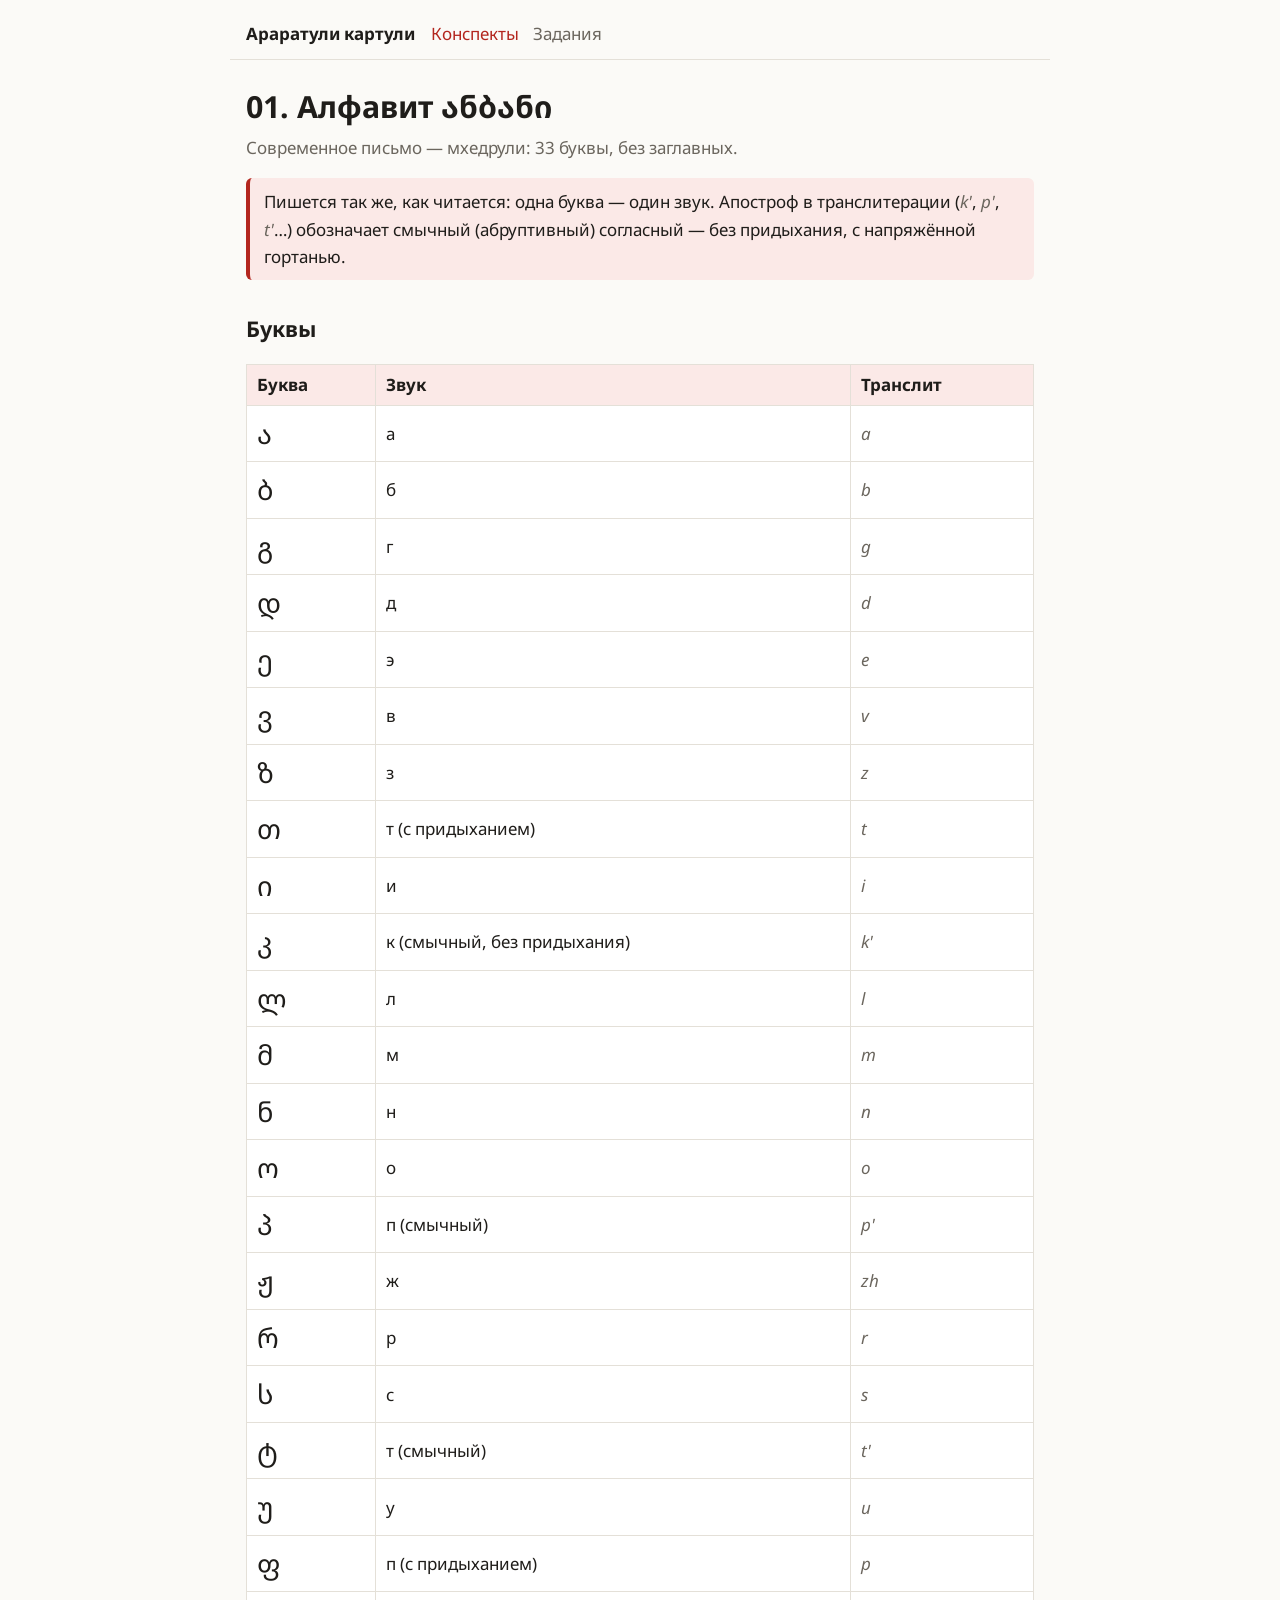
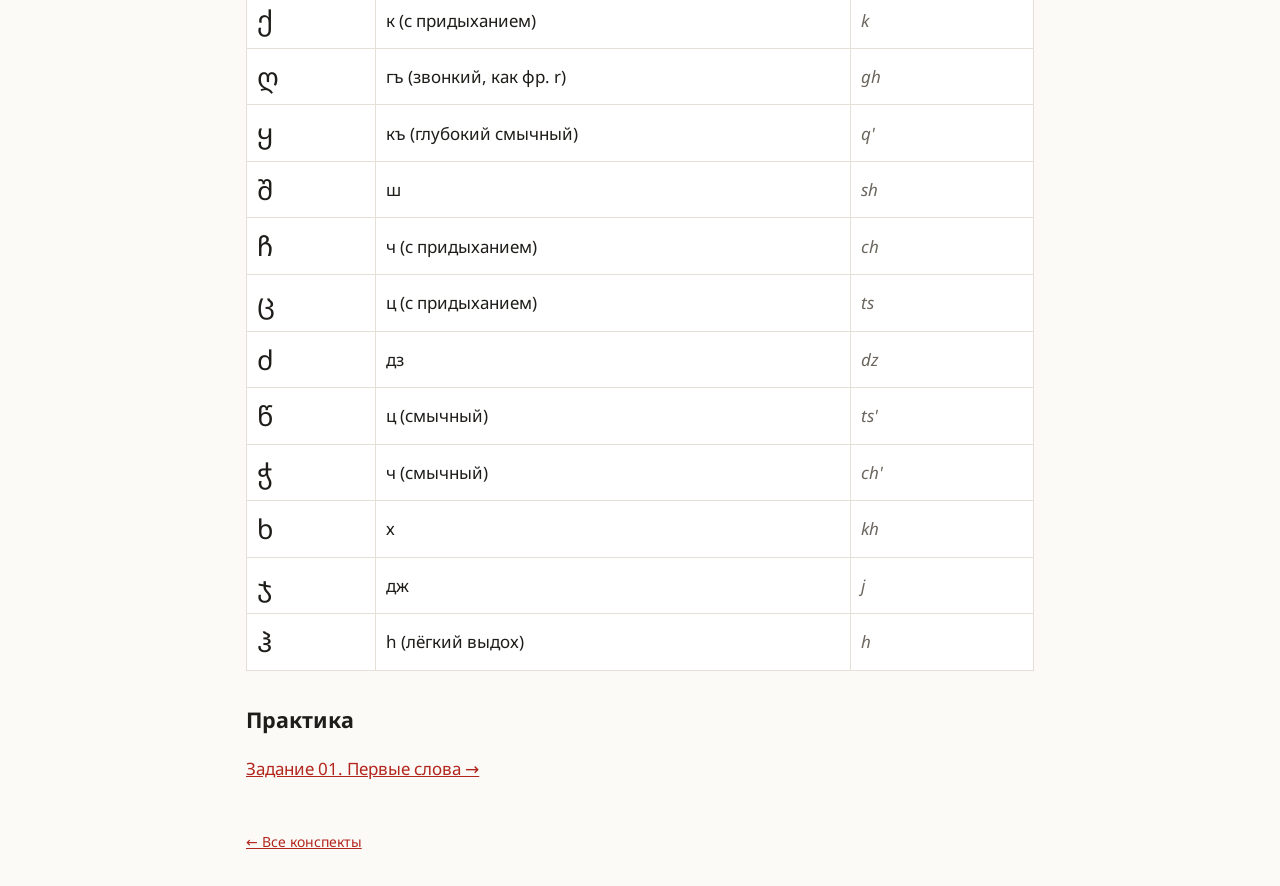
<file: konspekty/01-alfavit.html>
<!doctype html>
<html lang="ru">
<head>
  <meta charset="utf-8">
  <meta name="viewport" content="width=device-width, initial-scale=1">
  <title>Алфавит — Конспекты</title>
  <link rel="stylesheet" href="../assets/style.css">
</head>
<body>
  <header class="site">
    <a class="logo" href="../">Араратули картули</a>
    <nav>
      <a href="./" aria-current="page">Конспекты</a>
      <a href="../zadaniya/">Задания</a>
    </nav>
  </header>

  <main>
    <h1>01. Алфавит <span class="ka">ანბანი</span></h1>
    <p class="lead">Современное письмо — мхедрули: 33 буквы, без заглавных.</p>

    <div class="note">
      Пишется так же, как читается: одна буква — один звук.
      Апостроф в транслитерации (<span class="tr">k'</span>, <span class="tr">p'</span>, <span class="tr">t'</span>…)
      обозначает смычный (абруптивный) согласный — без придыхания, с напряжённой гортанью.
    </div>

    <h2>Буквы</h2>
    <div class="table-wrap">
      <table>
        <thead><tr><th>Буква</th><th>Звук</th><th>Транслит</th></tr></thead>
        <tbody>
          <tr><td class="ka big">ა</td><td>а</td><td class="tr">a</td></tr>
          <tr><td class="ka big">ბ</td><td>б</td><td class="tr">b</td></tr>
          <tr><td class="ka big">გ</td><td>г</td><td class="tr">g</td></tr>
          <tr><td class="ka big">დ</td><td>д</td><td class="tr">d</td></tr>
          <tr><td class="ka big">ე</td><td>э</td><td class="tr">e</td></tr>
          <tr><td class="ka big">ვ</td><td>в</td><td class="tr">v</td></tr>
          <tr><td class="ka big">ზ</td><td>з</td><td class="tr">z</td></tr>
          <tr><td class="ka big">თ</td><td>т (с придыханием)</td><td class="tr">t</td></tr>
          <tr><td class="ka big">ი</td><td>и</td><td class="tr">i</td></tr>
          <tr><td class="ka big">კ</td><td>к (смычный, без придыхания)</td><td class="tr">k'</td></tr>
          <tr><td class="ka big">ლ</td><td>л</td><td class="tr">l</td></tr>
          <tr><td class="ka big">მ</td><td>м</td><td class="tr">m</td></tr>
          <tr><td class="ka big">ნ</td><td>н</td><td class="tr">n</td></tr>
          <tr><td class="ka big">ო</td><td>о</td><td class="tr">o</td></tr>
          <tr><td class="ka big">პ</td><td>п (смычный)</td><td class="tr">p'</td></tr>
          <tr><td class="ka big">ჟ</td><td>ж</td><td class="tr">zh</td></tr>
          <tr><td class="ka big">რ</td><td>р</td><td class="tr">r</td></tr>
          <tr><td class="ka big">ს</td><td>с</td><td class="tr">s</td></tr>
          <tr><td class="ka big">ტ</td><td>т (смычный)</td><td class="tr">t'</td></tr>
          <tr><td class="ka big">უ</td><td>у</td><td class="tr">u</td></tr>
          <tr><td class="ka big">ფ</td><td>п (с придыханием)</td><td class="tr">p</td></tr>
          <tr><td class="ka big">ქ</td><td>к (с придыханием)</td><td class="tr">k</td></tr>
          <tr><td class="ka big">ღ</td><td>гъ (звонкий, как фр. r)</td><td class="tr">gh</td></tr>
          <tr><td class="ka big">ყ</td><td>къ (глубокий смычный)</td><td class="tr">q'</td></tr>
          <tr><td class="ka big">შ</td><td>ш</td><td class="tr">sh</td></tr>
          <tr><td class="ka big">ჩ</td><td>ч (с придыханием)</td><td class="tr">ch</td></tr>
          <tr><td class="ka big">ც</td><td>ц (с придыханием)</td><td class="tr">ts</td></tr>
          <tr><td class="ka big">ძ</td><td>дз</td><td class="tr">dz</td></tr>
          <tr><td class="ka big">წ</td><td>ц (смычный)</td><td class="tr">ts'</td></tr>
          <tr><td class="ka big">ჭ</td><td>ч (смычный)</td><td class="tr">ch'</td></tr>
          <tr><td class="ka big">ხ</td><td>х</td><td class="tr">kh</td></tr>
          <tr><td class="ka big">ჯ</td><td>дж</td><td class="tr">j</td></tr>
          <tr><td class="ka big">ჰ</td><td>h (лёгкий выдох)</td><td class="tr">h</td></tr>
        </tbody>
      </table>
    </div>

    <h2>Практика</h2>
    <p><a href="../zadaniya/01-pervye-slova.html">Задание 01. Первые слова →</a></p>
  </main>

  <footer class="site"><a href="./">← Все конспекты</a></footer>
</body>
</html>
</file>
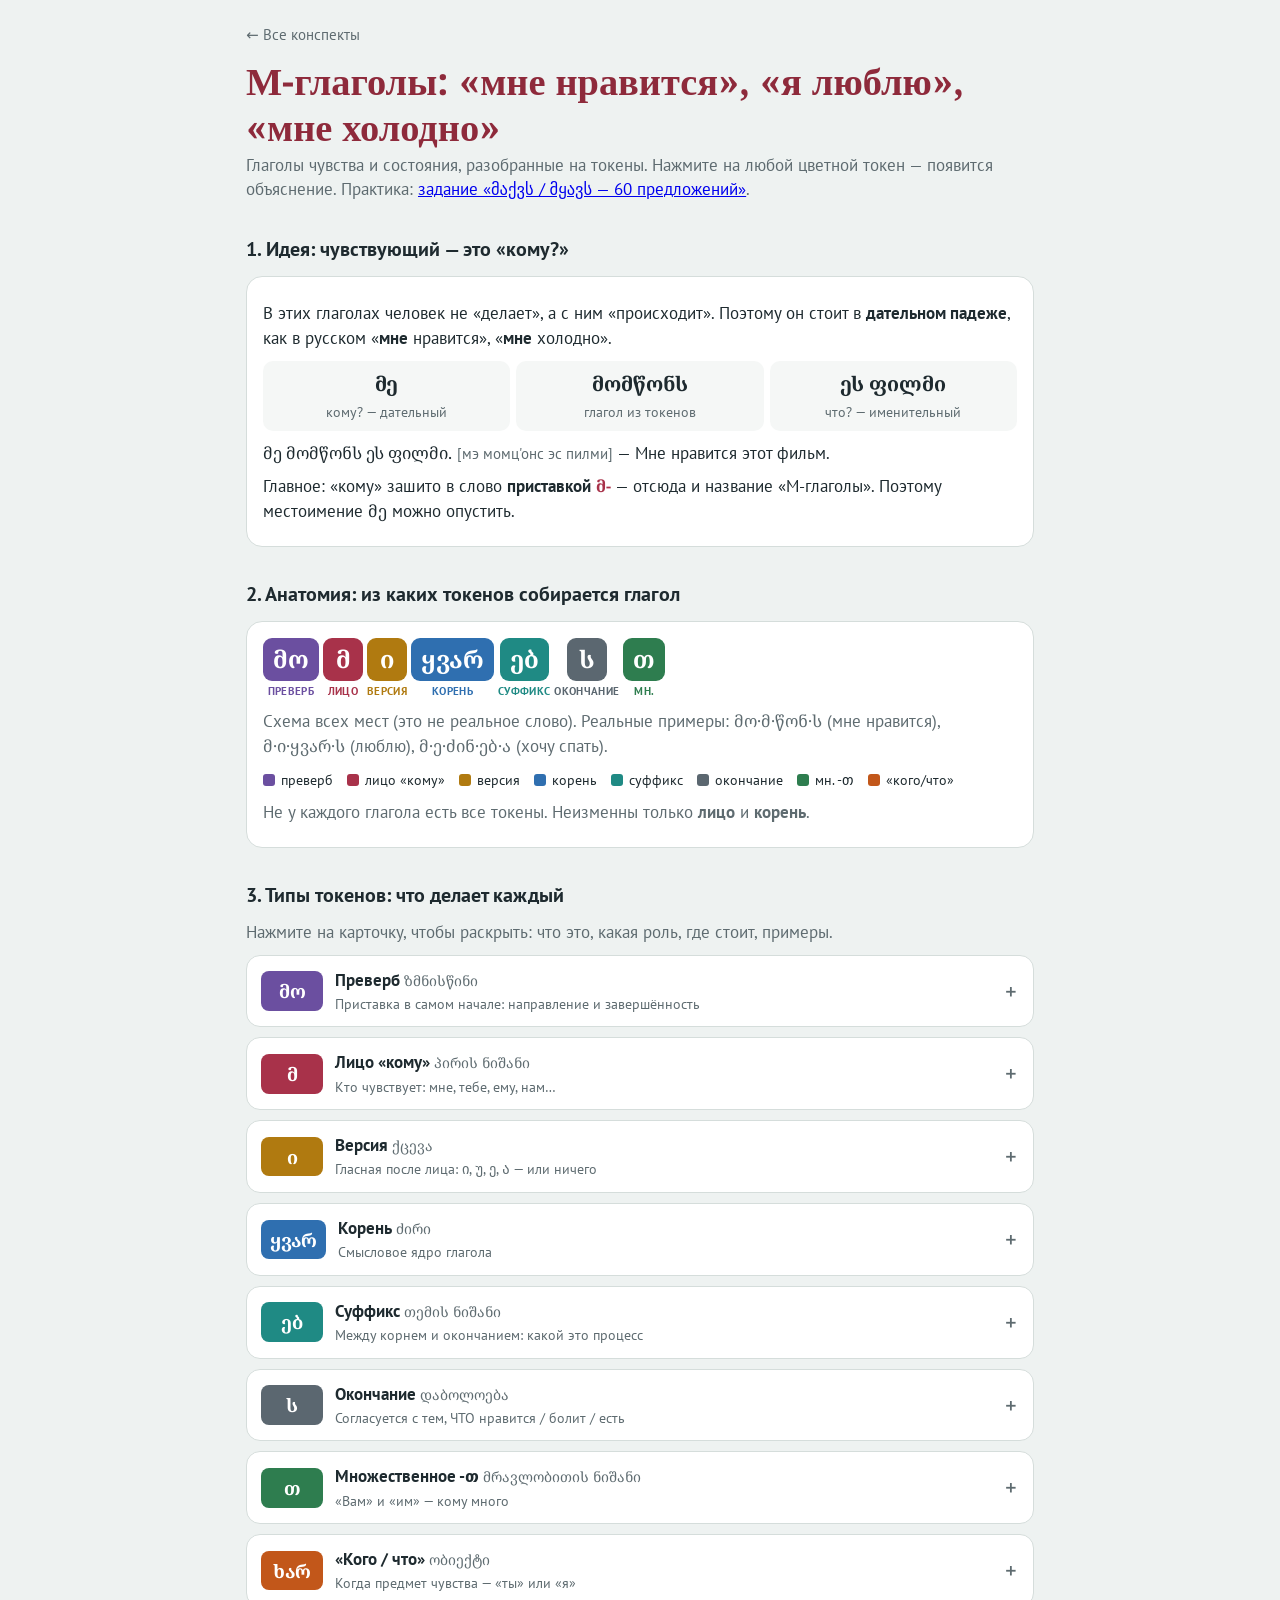
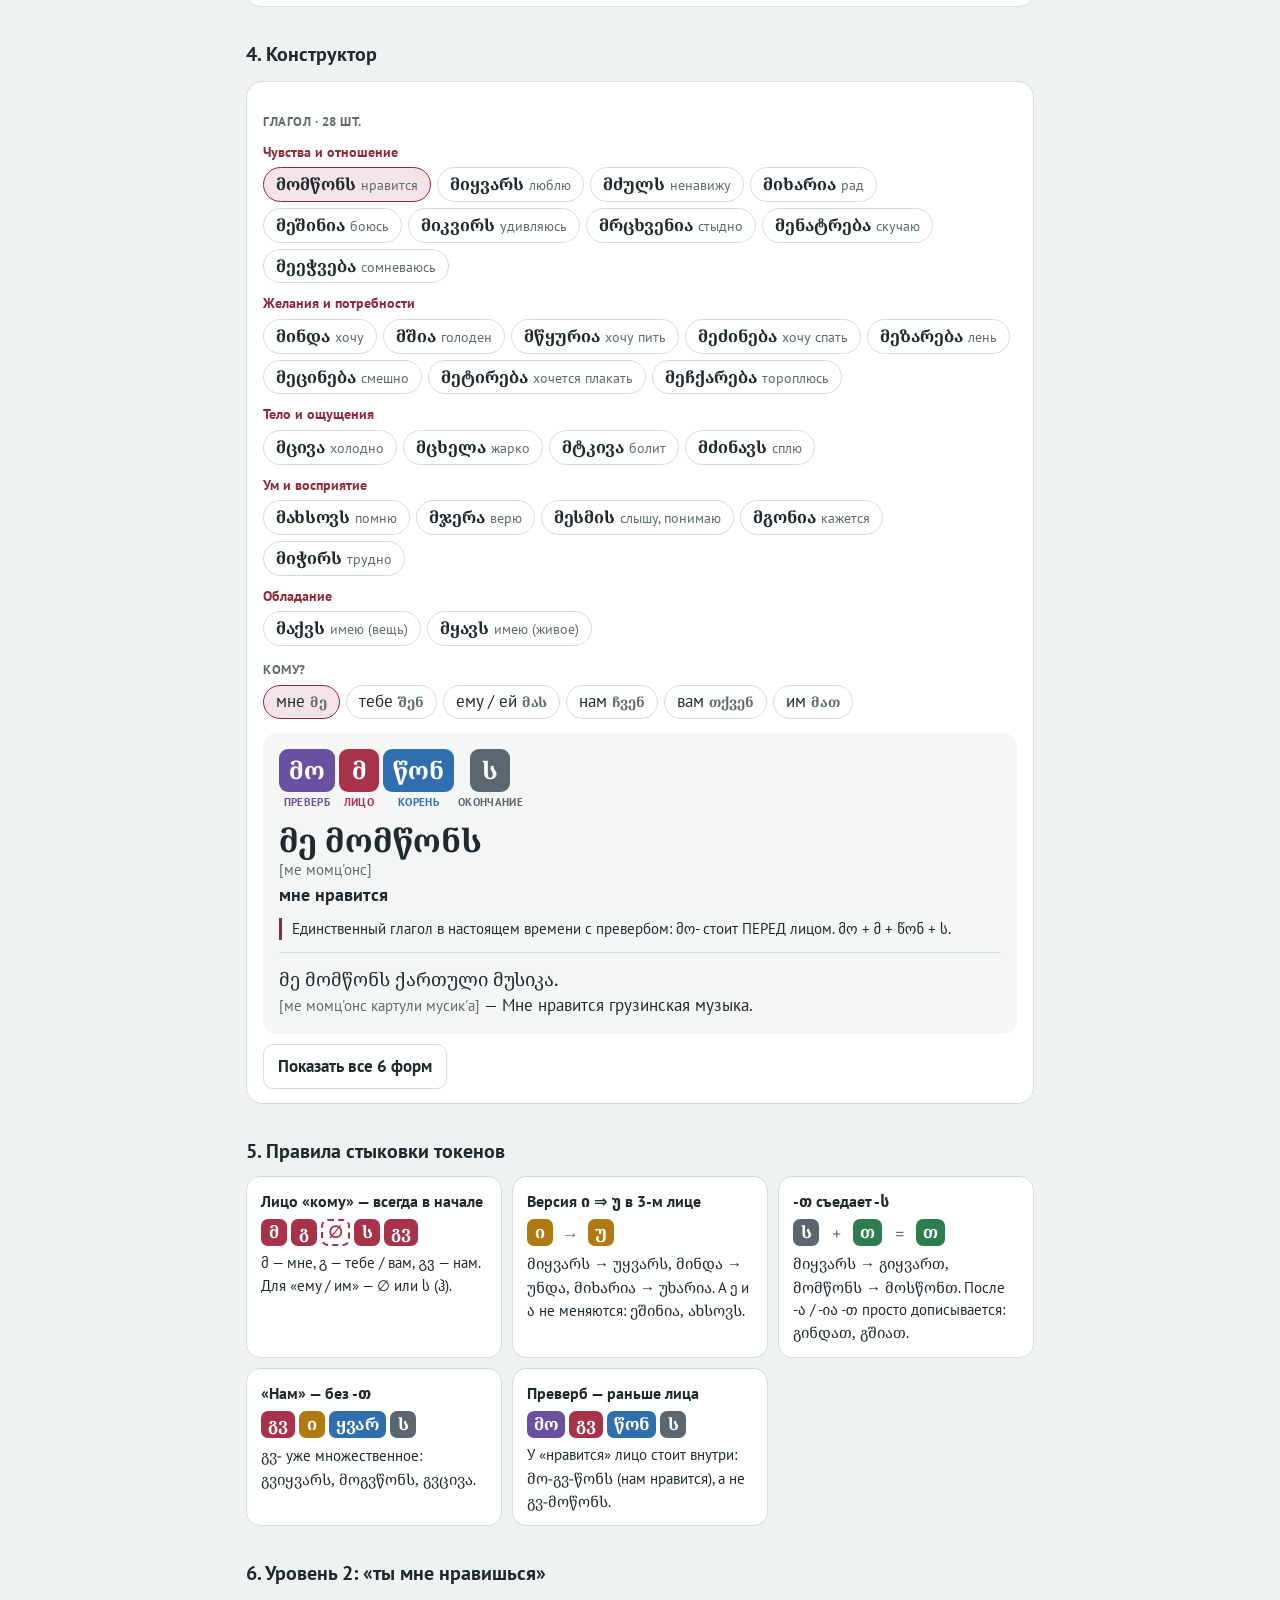
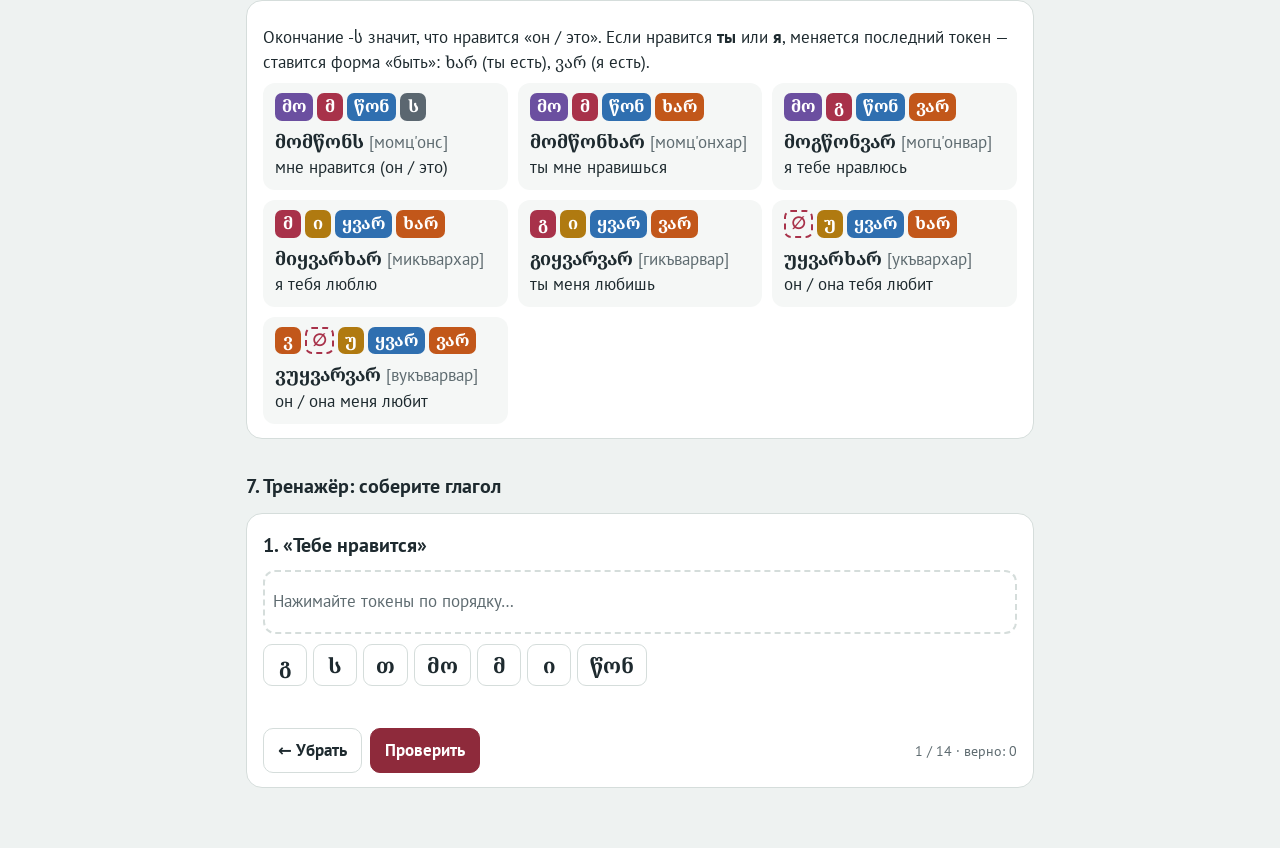
<file: konspekty/02-m-glagoly.html>
<!DOCTYPE html>
<html lang="ru">
<head>
<meta charset="UTF-8">
<meta name="viewport" content="width=device-width, initial-scale=1, viewport-fit=cover">
<title>М‑глаголы чувства и состояния — Конспекты</title>
<link rel="preconnect" href="https://fonts.googleapis.com">
<link rel="preconnect" href="https://fonts.gstatic.com" crossorigin>
<link href="https://fonts.googleapis.com/css2?family=Noto+Serif+Georgian:wght@400;600;700&family=PT+Sans:wght@400;700&display=swap" rel="stylesheet">
<style>
:root{
  box-sizing:border-box;
  padding-top:env(safe-area-inset-top,0px);padding-bottom:env(safe-area-inset-bottom,0px);
  --bg:#EEF2F1;--paper:#FFF;--ink:#1E2A2F;--muted:#5E6B70;--line:#D5DDDB;--soft:#F5F7F6;
  --wine:#8E2A3B;--wine-soft:#F4E4E7;--blue:#2F6FB0;--ok:#2E7D4F;--ok-soft:#E3F2E8;--bad:#C0392B;--bad-soft:#FBE5E2;
  --pv:#6B4FA0;--per:#A8324A;--ver:#B07A10;--root:#2F6FB0;--suf:#1F8A84;--end:#5B6770;--pl:#2E7D4F;--obj:#C2571A;
  --on:#FFF;--pop:#1E2A2F;--pop-ink:#FFF;
}
@media (prefers-color-scheme:dark){:root:not([data-theme="light"]){
  --bg:#141A1C;--paper:#1D2528;--ink:#E7ECEB;--muted:#9AA7AB;--line:#33403F;--soft:#232D30;
  --wine:#E07A8C;--wine-soft:#3A2228;--blue:#7AB2EA;--ok:#6BC98F;--ok-soft:#1C3325;--bad:#F08476;--bad-soft:#3C2220;
  --pv:#B59BE8;--per:#F08AA0;--ver:#E8B95A;--root:#7AB2EA;--suf:#5FCFC7;--end:#B4C0C6;--pl:#6BC98F;--obj:#F2A06B;
  --on:#141A1C;--pop:#F1F4F3;--pop-ink:#141A1C;}}
:root[data-theme="dark"]{
  --bg:#141A1C;--paper:#1D2528;--ink:#E7ECEB;--muted:#9AA7AB;--line:#33403F;--soft:#232D30;
  --wine:#E07A8C;--wine-soft:#3A2228;--blue:#7AB2EA;--ok:#6BC98F;--ok-soft:#1C3325;--bad:#F08476;--bad-soft:#3C2220;
  --pv:#B59BE8;--per:#F08AA0;--ver:#E8B95A;--root:#7AB2EA;--suf:#5FCFC7;--end:#B4C0C6;--pl:#6BC98F;--obj:#F2A06B;
  --on:#141A1C;--pop:#F1F4F3;--pop-ink:#141A1C;}
html{scroll-padding-top:env(safe-area-inset-top,0px)}
*,*::before,*::after{box-sizing:inherit}
body{margin:0;background:var(--bg);color:var(--ink);font-family:"PT Sans",system-ui,sans-serif;font-size:16.5px;line-height:1.5}
.ka{font-family:"Noto Serif Georgian",Sylfaen,serif}
main{max-width:820px;margin:0 auto;padding:22px 16px 60px}
h1{font-family:"Noto Serif Georgian",serif;color:var(--wine);font-size:clamp(1.7rem,5.5vw,2.4rem);margin:6px 0 4px;line-height:1.2}
h2{font-size:1.25rem;margin:32px 0 10px}
.lead{color:var(--muted);margin:4px 0 0}
section{background:var(--paper);border:1px solid var(--line);border-radius:16px;padding:16px 16px 14px;margin-top:12px}
p{margin:8px 0}
.muted{color:var(--muted)}
.tr{color:var(--muted);font-size:.92em}

/* токены */
.toks{display:flex;flex-wrap:wrap;gap:4px;align-items:flex-end}
.tok{display:inline-flex;flex-direction:column;align-items:center;gap:2px;border:0;padding:0;background:none;cursor:pointer;font:inherit;color:inherit}
.tok .b{font-family:"Noto Serif Georgian",serif;font-weight:700;font-size:1.5rem;line-height:1;padding:9px 10px 10px;border-radius:9px;background:var(--c);color:var(--on);min-width:40px;text-align:center}
.tok .lb{font-size:.68rem;color:var(--c);font-weight:700;text-transform:uppercase;letter-spacing:.03em}
.tok.empty .b{background:transparent;color:var(--c);border:2px dashed var(--c);padding:7px 8px 8px}
.tok.sm .b{font-size:1.05rem;padding:5px 7px 6px;min-width:26px;border-radius:7px}
.tok.sm.empty .b{padding:3px 5px 4px}
.tok:focus-visible{outline:2px solid var(--blue);outline-offset:2px;border-radius:10px}
.k-pv{--c:var(--pv)}.k-per{--c:var(--per)}.k-ver{--c:var(--ver)}.k-root{--c:var(--root)}
.k-suf{--c:var(--suf)}.k-end{--c:var(--end)}.k-pl{--c:var(--pl)}.k-sym{--c:var(--muted)}.k-sym .b{border:0!important}.k-obj{--c:var(--obj)}
.legend{display:flex;flex-wrap:wrap;gap:6px 14px;font-size:.9rem;margin-top:10px}
.legend span::before{content:"";display:inline-block;width:12px;height:12px;border-radius:3px;background:var(--c);margin-right:6px;vertical-align:-1px}

.formula{display:flex;flex-wrap:wrap;gap:6px;margin:10px 0}
.f{flex:1 1 140px;border-radius:10px;padding:8px 10px;text-align:center;background:var(--soft)}
.f .ka{display:block;font-size:1.25rem;font-weight:700}
.f small{color:var(--muted)}

/* выбор */
.chips{display:flex;flex-wrap:wrap;gap:6px}
.chip{font:inherit;border:1.5px solid var(--line);background:var(--paper);color:var(--ink);border-radius:999px;padding:6px 12px;cursor:pointer;line-height:1.2;text-align:left}
.chip .ka{font-weight:700}
.chip small{color:var(--muted)}
.chip.on{border-color:var(--wine);background:var(--wine-soft)}
.chip.star{border-color:var(--wine)}
.chip:focus-visible{outline:2px solid var(--blue);outline-offset:2px}
.cat{font-size:.85rem;color:var(--wine);font-weight:700;margin:10px 0 5px}
details.tt{background:var(--paper);border:1px solid var(--line);border-radius:14px;margin-top:10px;overflow:hidden}
details.tt summary{list-style:none;cursor:pointer;display:flex;gap:12px;align-items:center;padding:12px 14px}
details.tt summary::-webkit-details-marker{display:none}
details.tt summary::after{content:"＋";margin-left:auto;color:var(--muted);font-weight:700}
details.tt[open] summary::after{content:"－"}
details.tt summary:focus-visible{outline:2px solid var(--blue);outline-offset:-2px}
.tt .chipk{flex:none;font-family:"Noto Serif Georgian",serif;font-weight:700;font-size:1.15rem;background:var(--c);color:var(--on);border-radius:8px;padding:6px 9px;min-width:44px;text-align:center}
.tt .nm{font-weight:700;font-size:1.05rem;display:block}
.tt .one{font-size:.9rem;color:var(--muted);display:block}
.tt .body{padding:0 14px 14px;border-top:1px solid var(--line)}
.tt .body h4{margin:12px 0 4px;font-size:.8rem;text-transform:uppercase;letter-spacing:.04em;color:var(--c)}
.tt .body p{margin:4px 0}
.tt .exs{display:grid;gap:8px;margin-top:6px}
.tt .ex{background:var(--soft);border-radius:10px;padding:8px 10px}
.tt .ex .w{font-family:"Noto Serif Georgian",serif;font-weight:700;margin-top:4px}
.lbl{font-size:.82rem;color:var(--muted);font-weight:700;text-transform:uppercase;letter-spacing:.04em;margin:14px 0 6px}
.out{background:var(--soft);border-radius:14px;padding:16px;margin-top:14px}
.word{font-family:"Noto Serif Georgian",serif;font-size:2rem;font-weight:700;margin-top:10px;line-height:1.2}
.ru{font-size:1.1rem;font-weight:700}
.sent{margin-top:12px;padding-top:12px;border-top:1px solid var(--line)}
.sent .ka{font-size:1.15rem}
.tip{margin-top:10px;font-size:.92rem;border-left:3px solid var(--wine);padding-left:10px}

.scroll{overflow-x:auto;-webkit-overflow-scrolling:touch}
table{border-collapse:collapse;width:100%;min-width:520px}
td,th{padding:7px 6px;border-top:1px solid var(--line);vertical-align:middle;text-align:left}
th{font-size:.78rem;color:var(--muted);text-transform:uppercase;letter-spacing:.03em;border-top:0}
td.who{white-space:nowrap;font-size:.9rem}
td.full{font-family:"Noto Serif Georgian",serif;font-weight:700;font-size:1.1rem;white-space:nowrap}
tr.cur td{background:var(--wine-soft)}
.btn{font:inherit;font-weight:700;border-radius:10px;padding:9px 14px;border:1.5px solid var(--line);background:var(--paper);color:var(--ink);cursor:pointer}
.btn.main{background:var(--wine);border-color:var(--wine);color:#fff}
.btn:focus-visible{outline:2px solid var(--blue);outline-offset:2px}

.rules{display:grid;grid-template-columns:repeat(auto-fit,minmax(240px,1fr));gap:10px}
.rule{background:var(--paper);border:1px solid var(--line);border-radius:14px;padding:12px 14px}
.rule h3{margin:0 0 6px;font-size:1rem}
.rule .toks{margin:6px 0}

.l2{display:grid;grid-template-columns:repeat(auto-fit,minmax(230px,1fr));gap:10px}
.l2 .item{background:var(--soft);border-radius:12px;padding:10px 12px}

/* тренажёр */
.task{font-size:1.25rem;font-weight:700}
.slot{min-height:64px;border:2px dashed var(--line);border-radius:12px;padding:8px;display:flex;flex-wrap:wrap;gap:4px;align-items:center;margin:10px 0}
.slot.ok{border-color:var(--ok);background:var(--ok-soft)}
.slot.bad{border-color:var(--bad);background:var(--bad-soft)}
.bank{display:flex;flex-wrap:wrap;gap:6px}
.tile{font-family:"Noto Serif Georgian",serif;font-weight:700;font-size:1.3rem;border:1.5px solid var(--line);background:var(--paper);color:var(--ink);border-radius:9px;padding:6px 12px;cursor:pointer;min-width:44px}
.tile.used{visibility:hidden}
.tile:focus-visible{outline:2px solid var(--blue);outline-offset:2px}
.fb{min-height:1.5em;margin-top:8px}
.row{display:flex;gap:8px;flex-wrap:wrap;align-items:center;margin-top:10px}
.prog{color:var(--muted);font-size:.9rem;margin-left:auto}

.pop{position:fixed;z-index:30;max-width:min(300px,calc(100vw - 20px));background:var(--pop);color:var(--pop-ink);border-radius:12px;padding:10px 14px;box-shadow:0 8px 24px rgba(0,0,0,.25);display:none;font-size:.95rem}
.pop.show{display:block}
.pop b.ka{font-size:1.3rem}
.back{display:inline-block;margin-bottom:4px;color:var(--muted);text-decoration:none;font-size:15px}
.back:hover{color:var(--wine)}
</style>
</head>
<body>
<main>
<a class="back" href="./">← Все конспекты</a>
<h1>М‑глаголы: «мне нравится», «я люблю», «мне холодно»</h1>
<p class="lead">Глаголы чувства и состояния, разобранные на токены. Нажмите на любой цветной токен — появится объяснение. Практика: <a href="../zadaniya/03-maqvs-myavs-60.html">задание «მაქვს / მყავს — 60 предложений»</a>.</p>

<h2>1. Идея: чувствующий — это «кому?»</h2>
<section>
  <p>В этих глаголах человек не «делает», а с ним «происходит». Поэтому он стоит в <b>дательном падеже</b>, как в русском «<b>мне</b> нравится», «<b>мне</b> холодно».</p>
  <div class="formula">
    <div class="f"><span class="ka">მე</span><small>кому? — дательный</small></div>
    <div class="f"><span class="ka">მომწონს</span><small>глагол из токенов</small></div>
    <div class="f"><span class="ka">ეს ფილმი</span><small>что? — именительный</small></div>
  </div>
  <p><span class="ka">მე მომწონს ეს ფილმი.</span> <span class="tr">[мэ момц'онс эс пилми]</span> — Мне нравится этот фильм.</p>
  <p>Главное: «кому» зашито в слово <b>приставкой</b> <span class="ka" style="color:var(--per);font-weight:700">მ‑</span> — отсюда и название «М‑глаголы». Поэтому местоимение <span class="ka">მე</span> можно опустить.</p>
</section>

<h2>2. Анатомия: из каких токенов собирается глагол</h2>
<section>
  <div class="toks" id="anatomy"></div>
  <div class="legend">
    <span class="k-pv">преверб</span><span class="k-per">лицо «кому»</span><span class="k-ver">версия</span>
    <span class="k-root">корень</span><span class="k-suf">суффикс</span><span class="k-end">окончание</span>
    <span class="k-pl">мн. ‑თ</span><span class="k-obj">«кого/что»</span>
  </div>
  <p class="muted" style="margin-top:10px">Не у каждого глагола есть все токены. Неизменны только <b>лицо</b> и <b>корень</b>.</p>
</section>

<h2>3. Типы токенов: что делает каждый</h2>
<p class="muted" style="margin:0">Нажмите на карточку, чтобы раскрыть: что это, какая роль, где стоит, примеры.</p>
<div id="types"></div>

<h2>4. Конструктор</h2>
<section>
  <div class="lbl">Глагол · <span id="vcount"></span></div>
  <div id="verbs"></div>
  <div class="lbl">Кому?</div>
  <div class="chips" id="persons"></div>
  <div class="out" id="out"></div>
  <div class="row"><button class="btn" id="tabBtn">Показать все 6 форм</button></div>
  <div class="scroll" id="tabWrap" hidden><table id="tab"></table></div>
</section>

<h2>5. Правила стыковки токенов</h2>
<div class="rules" id="rules"></div>

<h2>6. Уровень 2: «ты мне нравишься»</h2>
<section>
  <p>Окончание ‑ს значит, что нравится «он / это». Если нравится <b>ты</b> или <b>я</b>, меняется последний токен — ставится форма «быть»: <span class="ka">ხარ</span> (ты есть), <span class="ka">ვარ</span> (я есть).</p>
  <div class="l2" id="l2"></div>
</section>

<h2>7. Тренажёр: соберите глагол</h2>
<section>
  <div class="task" id="task"></div>
  <div class="slot" id="slot"></div>
  <div class="bank" id="bank"></div>
  <div class="fb" id="fb"></div>
  <div class="row">
    <button class="btn" id="undo">← Убрать</button>
    <button class="btn main" id="go">Проверить</button>
    <span class="prog" id="prog"></span>
  </div>
</section>
</main>
<div class="pop" id="pop" role="dialog"></div>

<script>
const MAP={"ა":"а","ბ":"б","გ":"г","დ":"д","ე":"е","ვ":"в","ზ":"з","თ":"т","ი":"и","კ":"к'","ლ":"л","მ":"м","ნ":"н","ო":"о","პ":"п'","ჟ":"ж","რ":"р","ს":"с","ტ":"т'","უ":"у","ფ":"п","ქ":"к","ღ":"гъ","ყ":"къ","შ":"ш","ჩ":"ч","ც":"ц","ძ":"дз","წ":"ц'","ჭ":"ч'","ხ":"х","ჯ":"дж","ჰ":"х"};
const tl=s=>s.split(/(\s+)/).map(w=>[...w].map((c,i)=>c==="ე"&&i===0?"э":(MAP[c]||c)).join("")).join("").replace(/[.?!]/g,"");

const DAT_KA=["მე","შენ","მას","ჩვენ","თქვენ","მათ"];
const DAT_RU=["мне","тебе","ему / ей","нам","вам","им"];
const PERS_LBL=["я","ты","он / она","мы","вы","они"];
const KIND={pv:"преверб",per:"лицо",ver:"версия",root:"корень",suf:"суффикс",end:"окончание",pl:"мн.",obj:"кого"};

const CATS=["Чувства и отношение","Желания и потребности","Тело и ощущения","Ум и восприятие","Обладание"];
const VERBS=[
 {c:0,g:"მომწონს",r:"нравится",pv:"მო",ver:"",ver3:"",root:"წონ",end:"ს",p3:"ს",dat:"нравится",
  ex:["მე მომწონს ქართული მუსიკა.","Мне нравится грузинская музыка."],
  tip:"Единственный глагол в настоящем времени с превербом: მო‑ стоит ПЕРЕД лицом. მო + მ + წონ + ს."},
 {c:0,g:"მიყვარს",r:"люблю",ver:"ი",ver3:"უ",root:"ყვარ",end:"ს",p3:"",
  ru:["я люблю","ты любишь","он / она любит","мы любим","вы любите","они любят"],
  ex:["მე მიყვარს ჩაი.","Я люблю чай."],tip:"Версия ი → უ в 3‑м лице: მიყვარს → უყვარს."},
 {c:0,g:"მძულს",r:"ненавижу",ver:"",ver3:"",root:"ძულ",end:"ს",p3:"ს",
  ru:["я ненавижу","ты ненавидишь","он / она ненавидит","мы ненавидим","вы ненавидите","они ненавидят"],
  ex:["მას სძულს ზამთარი.","Он ненавидит зиму."],tip:"Версии нет. В 3‑м лице приставка ს‑ перед ძ."},
 {c:0,g:"მიხარია",r:"рад",ver:"ი",ver3:"უ",root:"ხარ",end:"ია",p3:"",
  ru:["я рад(а)","ты рад(а)","он рад / она рада","мы рады","вы рады","они рады"],
  ex:["მიხარია, რომ აქ ხარ.","Я рад(а), что ты здесь."],tip:"Как მიყვარს: ი → უ в 3‑м лице."},
 {c:0,g:"მეშინია",r:"боюсь",ver:"ე",ver3:"ე",root:"შინ",end:"ია",p3:"",
  ru:["я боюсь","ты боишься","он / она боится","мы боимся","вы боитесь","они боятся"],
  ex:["ბავშვს ეშინია.","Ребёнок боится."],tip:"Версия ე одинакова во всех лицах."},
 {c:0,g:"მიკვირს",r:"удивляюсь",ver:"ი",ver3:"უ",root:"კვირ",end:"ს",p3:"",
  ru:["я удивляюсь","ты удивляешься","он / она удивляется","мы удивляемся","вы удивляетесь","они удивляются"],
  ex:["ეს მიკვირს.","Меня это удивляет."],tip:"Схема как у მიყვარს: მიკვირს → უკვირს → უკვირთ."},
 {c:0,g:"მრცხვენია",r:"стыдно",ver:"",ver3:"",root:"რცხვენ",end:"ია",p3:"",dat:"стыдно",
  ex:["ძალიან მრცხვენია.","Мне очень стыдно."],tip:"3‑е лицо без приставки (∅ перед რ): რცხვენია."},
 {c:0,g:"მენატრება",r:"скучаю",ver:"ე",ver3:"ე",root:"ნატრ",suf:"ებ",end:"ა",p3:"",
  ru:["я скучаю","ты скучаешь","он / она скучает","мы скучаем","вы скучаете","они скучают"],
  ex:["დედა მენატრება.","Я скучаю по маме."],tip:"По кому скучают — в именительном: დედა (мама), а не «по маме»."},
 {c:0,g:"მეეჭვება",r:"сомневаюсь",ver:"ე",ver3:"ე",root:"ეჭვ",suf:"ებ",end:"ა",p3:"",
  ru:["я сомневаюсь","ты сомневаешься","он / она сомневается","мы сомневаемся","вы сомневаетесь","они сомневаются"],
  ex:["ამაში მეეჭვება.","В этом я сомневаюсь."],tip:"Две е подряд: версия ე + корень ეჭვ («сомнение»)."},

 {c:1,g:"მინდა",r:"хочу",ver:"ი",ver3:"უ",root:"ნდ",end:"ა",p3:"",
  ru:["я хочу","ты хочешь","он / она хочет","мы хотим","вы хотите","они хотят"],
  ex:["შენ გინდა ყავა?","Ты хочешь кофе?"],tip:"Окончание ‑ა остаётся, ‑თ просто добавляется: გინდა‑თ."},
 {c:1,g:"მშია",r:"голоден",ver:"",ver3:"",root:"შ",end:"ია",p3:"",
  ru:["я голоден / голодна","ты голоден / голодна","он голоден / она голодна","мы голодны","вы голодны","они голодны"],
  ex:["ჩვენ გვშია.","Мы голодны."],tip:"Самый короткий корень — одна буква შ."},
 {c:1,g:"მწყურია",r:"хочу пить",ver:"",ver3:"",root:"წყურ",end:"ია",p3:"ს",dat:"хочется пить",
  ex:["მწყურია, წყალი მინდა.","Хочу пить, хочу воды."],tip:"3‑е лицо: ს + წყურია = სწყურია."},
 {c:1,g:"მეძინება",r:"хочу спать",ver:"ე",ver3:"ე",root:"ძინ",suf:"ებ",end:"ა",p3:"",dat:"хочется спать",
  ex:["უკვე მეძინება.","Мне уже хочется спать."],tip:"Суффикс ებ — «клонит, тянет»: меня клонит в сон."},
 {c:1,g:"მეზარება",r:"лень",ver:"ე",ver3:"ე",root:"ზარ",suf:"ებ",end:"ა",p3:"",dat:"лень",
  ex:["დღეს მეზარება.","Сегодня мне лень."],tip:"Та же модель, что მეძინება: ე + корень + ებ + ა."},
 {c:1,g:"მეცინება",r:"смешно",ver:"ე",ver3:"ე",root:"ცინ",suf:"ებ",end:"ა",p3:"",dat:"смешно",
  ex:["რატომ გეცინება?","Почему тебе смешно?"],tip:"Буквально «меня тянет смеяться»."},
 {c:1,g:"მეტირება",r:"хочется плакать",ver:"ე",ver3:"ე",root:"ტირ",suf:"ებ",end:"ა",p3:"",dat:"хочется плакать",
  ex:["ეს ფილმი რომ ვნახე, მეტირება.","Посмотрел(а) этот фильм — хочется плакать."],tip:"Пара к მეცინება: смеяться / плакать."},
 {c:1,g:"მეჩქარება",r:"тороплюсь",ver:"ე",ver3:"ე",root:"ჩქარ",suf:"ებ",end:"ა",p3:"",
  ru:["я тороплюсь","ты торопишься","он / она торопится","мы торопимся","вы торопитесь","они торопятся"],
  ex:["ბოდიში, მეჩქარება.","Извините, я тороплюсь."],tip:"По‑русски «я тороплюсь», по‑грузински «мне торопится»."},

 {c:2,g:"მცივა",r:"холодно",ver:"",ver3:"",root:"ცივ",end:"ა",p3:"ს",dat:"холодно",
  ex:["შენ გცივა?","Тебе холодно?"],tip:"3‑е лицо: სცივა — ს перед ც."},
 {c:2,g:"მცხელა",r:"жарко",ver:"",ver3:"",root:"ცხელ",end:"ა",p3:"ს",dat:"жарко",
  ex:["მათ სცხელათ.","Им жарко."],tip:"Пара к მცივა, строится так же."},
 {c:2,g:"მტკივა",r:"болит",ver:"",ver3:"",root:"ტკივ",end:"ა",p3:"ს",
  ru:["у меня болит","у тебя болит","у него / неё болит","у нас болит","у вас болит","у них болит"],
  ex:["თავი მტკივა.","У меня болит голова."],tip:"Что болит — в именительном: თავი (голова)."},
 {c:2,g:"მძინავს",r:"сплю",ver:"",ver3:"",root:"ძინ",suf:"ავ",end:"ს",p3:"ს",
  ru:["я сплю","ты спишь","он / она спит","мы спим","вы спите","они спят"],
  ex:["ბავშვს სძინავს.","Ребёнок спит."],tip:"Тот же корень ძინ, что в მეძინება, но суффикс ავ — «уже спит», а не «клонит в сон»."},

 {c:3,g:"მახსოვს",r:"помню",ver:"ა",ver3:"ა",root:"ხსოვ",end:"ს",p3:"",
  ru:["я помню","ты помнишь","он / она помнит","мы помним","вы помните","они помнят"],
  ex:["მე მახსოვს ეს ქალაქი.","Я помню этот город."],tip:"Версия ა одинакова во всех лицах."},
 {c:3,g:"მჯერა",r:"верю",ver:"",ver3:"",root:"ჯერ",end:"ა",p3:"ს",
  ru:["я верю","ты веришь","он / она верит","мы верим","вы верите","они верят"],
  ex:["მე მჯერა შენი.","Я тебе верю."],tip:"Кому верят — в родительном: შენი, მისი."},
 {c:3,g:"მესმის",r:"слышу, понимаю",ver:"ე",ver3:"ე",root:"სმ",end:"ის",p3:"",
  ru:["я слышу / понимаю","ты слышишь / понимаешь","он / она слышит / понимает","мы слышим / понимаем","вы слышите / понимаете","они слышат / понимают"],
  ex:["შენ გესმის ქართული?","Ты понимаешь грузинский?"],tip:"Окончание ‑ის: при ‑თ ს выпадает → გესმით."},
 {c:3,g:"მგონია",r:"кажется",ver:"",ver3:"",root:"გონ",end:"ია",p3:"ჰ",dat:"кажется",
  ex:["მგონია, წვიმს.","Мне кажется, идёт дождь."],tip:"3‑е лицо с ჰ‑ перед გ: ჰგონია."},
 {c:3,g:"მიჭირს",r:"трудно",ver:"ი",ver3:"უ",root:"ჭირ",end:"ს",p3:"",dat:"трудно",
  ex:["მიჭირს ამის თქმა.","Мне трудно это сказать."],tip:"ი → უ: უჭირს (ему трудно)."},

 {c:4,g:"მაქვს",r:"имею (вещь)",ver:"ა",ver3:"ა",root:"ქვ",end:"ს",p3:"",
  ru:["у меня есть","у тебя есть","у него / неё есть","у нас есть","у вас есть","у них есть"],
  ex:["მე მაქვს მანქანა.","У меня есть машина."],tip:"Для неодушевлённого. Версия ა: მაქვს, აქვს, გვაქვს."},
 {c:4,g:"მყავს",r:"имею (живое)",ver:"",ver3:"",root:"ყავ",end:"ს",p3:"ჰ",
  ru:["у меня есть","у тебя есть","у него / неё есть","у нас есть","у вас есть","у них есть"],
  ex:["მას ჰყავს კატა.","У неё есть кошка."],tip:"Для людей и животных. 3‑е лицо с ჰ‑ перед ყ: ჰყავს."}
];
VERBS.forEach(v=>{if(!v.ru)v.ru=DAT_RU.map(d=>d+" "+v.dat)});

function tokens(v,p){
  const T=[];
  if(v.pv)T.push({t:v.pv,k:"pv"});
  const per=["მ","გ",v.p3,"გვ","გ",v.p3][p];
  T.push(per?{t:per,k:"per",p}:{t:"∅",k:"per",p,empty:true});
  const ver=(p===2||p===5)?v.ver3:v.ver;
  if(ver)T.push({t:ver,k:"ver"});
  T.push({t:v.root,k:"root"});
  if(v.suf)T.push({t:v.suf,k:"suf"});
  const pl=p>=4;
  if(pl&&v.end.endsWith("ს")){if(v.end.length>1)T.push({t:v.end.slice(0,-1),k:"end"});T.push({t:"თ",k:"pl",swap:true});}
  else{T.push({t:v.end,k:"end"});if(pl)T.push({t:"თ",k:"pl"});}
  return T;
}
const word=T=>T.filter(x=>!x.empty).map(x=>x.t).join("");

const PER_EXP={
 "მ":"<b>მ‑</b> = «мне». Отсюда название «М‑глаголы».","გ":"<b>გ‑</b> = «тебе». С ‑თ на конце — «вам».",
 "გვ":"<b>გვ‑</b> = «нам». Уже множественное, поэтому ‑თ не нужен.",
 "ს":"<b>ს‑</b> = «ему / ей». Ставится перед звуками ц, ц', дз, дж, т', т, д, ч, ч' (სცივა, სძულს).",
 "ჰ":"<b>ჰ‑</b> = «ему / ей». Ставится перед г, к, к', къ, п, п' (ჰყავს, ჰგონია).",
 "∅":"<b>∅</b> = «ему / ей», но без приставки: перед гласной (უყვარს, ეშინია, ახსოვს) и перед м, н, л, р, в (რცხვენია). Пустота тоже несёт смысл."
};
function explain(x){
  switch(x.k){
    case "pv":return "<b class='ka'>"+x.t+"</b> — преверб. Прирос к глаголу и стоит в самом начале, перед лицом.";
    case "per":return PER_EXP[x.t]||"";
    case "ver":return {"ი":"<b class='ka'>ი</b> — версия «для кого‑то». В 3‑м лице меняется на უ.","უ":"<b class='ka'>უ</b> — версия 3‑го лица (вместо ი): «ему / ей / им».","ე":"<b class='ka'>ე</b> — версия, одинакова во всех лицах.","ა":"<b class='ka'>ა</b> — версия, одинакова во всех лицах."}[x.t];
    case "root":return "<b class='ka'>"+x.t+"</b> — корень, смысл глагола. Не меняется.";
    case "suf":return ({"ებ":"<b class='ka'>ებ</b> — суффикс «клонит, тянет»: состояние накатывает (мне хочется спать, лень, смешно).","ავ":"<b class='ka'>ავ</b> — суффикс длящегося состояния: «уже спит».","დ":"<b class='ka'>დ</b> — суффикс «стал»: в прошедшем состояние превращается в событие."})[x.t]||"<b class='ka'>"+x.t+"</b> — суффикс.";
    case "end":return {"ს":"<b class='ka'>ს</b> — окончание: то, что нравится / люблю, — «он / это» (3‑е лицо).","ა":"<b class='ka'>ა</b> — окончание: предмет чувства — «он / это».","ია":"<b class='ka'>ია</b> — окончание (ი + ა): предмет чувства — «он / это».","ის":"<b class='ka'>ის</b> — окончание (ი + ს): предмет — «он / это».","ი":"<b class='ka'>ი</b> — остаток окончания ‑ის: ს ушёл, уступив место ‑თ."}[x.t]||"";
    case "pl":return "<b class='ka'>თ</b> — «кому» во множественном числе (вам, им)."+(x.swap?" Токен ‑ს рядом с ним выпадает: ს + თ → თ.":"");
    case "obj":return {"ხარ":"<b class='ka'>ხარ</b> — «ты есть»: нравишься / любим именно ты.","ვარ":"<b class='ka'>ვარ</b> — «я есть»: нравлюсь / любим именно я.","ვ":"<b class='ka'>ვ‑</b> — маркер «я» (кого?). Появляется, когда для «ему» нет своей приставки."}[x.t];
  }
}

const $=id=>document.getElementById(id),pop=$("pop");
function tokEl(x,small){
  const b=document.createElement("button");b.type="button";
  b.className=`tok k-${x.k}${x.empty?" empty":""}${small?" sm":""}`;
  b.innerHTML=`<span class="b">${x.t}</span>${small?"":`<span class="lb">${KIND[x.k]}</span>`}`;
  b.onclick=e=>{e.stopPropagation();const h=explain(x);if(h)showPop(h,b)};
  return b;
}
function toksEl(T,small){const d=document.createElement("div");d.className="toks";T.forEach(x=>d.appendChild(tokEl(x,small)));return d}
function showPop(html,el){
  pop.innerHTML=html;pop.classList.add("show");
  const r=el.getBoundingClientRect(),p=pop.getBoundingClientRect();
  let x=r.left+r.width/2-p.width/2;x=Math.max(10,Math.min(x,innerWidth-p.width-10));
  let y=r.top-p.height-8;if(y<10)y=r.bottom+8;
  pop.style.left=x+"px";pop.style.top=y+"px";
}
document.addEventListener("click",e=>{if(!pop.contains(e.target))pop.classList.remove("show")});
addEventListener("scroll",()=>pop.classList.remove("show"),{passive:true});

/* анатомия: сводная схема на примере */
(()=>{
  const a=$("anatomy");
  [{t:"მო",k:"pv"},{t:"მ",k:"per"},{t:"ი",k:"ver"},{t:"ყვარ",k:"root"},{t:"ებ",k:"suf"},{t:"ს",k:"end"},{t:"თ",k:"pl"}]
  .forEach(x=>a.appendChild(tokEl(x)));
  const n=document.createElement("p");n.className="muted";n.style.margin="10px 0 0";
  n.innerHTML="Схема всех мест (это не реальное слово). Реальные примеры: <span class='ka'>მო·მ·წონ·ს</span> (мне нравится), <span class='ka'>მ·ი·ყვარ·ს</span> (люблю), <span class='ka'>მ·ე·ძინ·ებ·ა</span> (хочу спать).";
  a.after(n);
})();


/* типы токенов */
const TT=[
 {k:"pv",chip:"მო",nm:"Преверб",ka:"ზმნისწინი",one:"Приставка в самом начале: направление и завершённость",
  sec:[["Что это","Приставка, которая стоит первой, раньше всех остальных токенов. В грузинском их около десятка: <span class='ka'>მი‑</span> (туда), <span class='ka'>მო‑</span> (сюда), <span class='ka'>შე‑</span> (внутрь), <span class='ka'>გა‑</span> (наружу), <span class='ka'>ა‑</span> (вверх), <span class='ka'>ჩა‑</span> (вниз), <span class='ka'>და‑</span>, <span class='ka'>წა‑</span>, <span class='ka'>გადა‑</span>."],
   ["Исходная роль","Направление движения, как русские при‑, у‑, в‑, вы‑: <span class='ka'>მოდის</span> — идёт сюда, <span class='ka'>მიდის</span> — идёт туда."],
   ["Главная функция","Делает действие законченным или будущим, как русское «писать → написать»: <span class='ka'>წერს</span> (пишет) → <span class='ka'>დაწერს</span> (напишет). Поэтому в настоящем времени превербов почти нет."],
   ["В М‑глаголах","В настоящем он прирос только к <span class='ka'>მომწონს</span> (нравится). Зато в прошедшем превербы превращают состояние в событие: «хочу» → «захотелось», «боюсь» → «испугался»."],
   ["Где стоит","Всегда первым. Лицо «кому» встаёт ПОСЛЕ него, внутрь слова: <span class='ka'>მო‑გვ‑წონს</span>."]],
  ex:[[[{t:"მო",k:"pv"},{t:"მ",k:"per"},{t:"წონ",k:"root"},{t:"ს",k:"end"}],"мне нравится (сейчас)"],
      [[{t:"მო",k:"pv"},{t:"მ",k:"per"},{t:"ი",k:"ver"},{t:"ნდ",k:"root"},{t:"ა",k:"end"}],"мне захотелось (მინდა → მომინდა)"],
      [[{t:"შე",k:"pv"},{t:"მ",k:"per"},{t:"ე",k:"ver"},{t:"შინ",k:"root"},{t:"დ",k:"suf"},{t:"ა",k:"end"}],"я испугался (მეშინია → შემეშინდა)"],
      [[{t:"შე",k:"pv"},{t:"მ",k:"per"},{t:"ი",k:"ver"},{t:"ყვარ",k:"root"},{t:"დ",k:"suf"},{t:"ა",k:"end"}],"я полюбил (მიყვარს → შემიყვარდა)"],
      [[{t:"მო",k:"pv"},{t:"მ",k:"per"},{t:"შივ",k:"root"},{t:"დ",k:"suf"},{t:"ა",k:"end"}],"я проголодался (მშია → მომშივდა)"]]},
 {k:"per",chip:"მ",nm:"Лицо «кому»",ka:"პირის ნიშანი",one:"Кто чувствует: мне, тебе, ему, нам…",
  sec:[["Что это","Приставка из одной‑двух букв, которая показывает, КОМУ происходит чувство или состояние."],
   ["Функция","В обычных глаголах этот же набор значит «мне / тебе» как адресат: <span class='ka'>მომცა</span> — дал мне, <span class='ka'>მოგცა</span> — дал тебе. М‑глаголы используют его для того, кто чувствует. Поэтому они буквально звучат «мне нравится», «мне хочется», а человек стоит в дательном падеже."],
   ["Набор","<span class='ka'>მ</span> — мне · <span class='ka'>გ</span> — тебе · <span class='ka'>გვ</span> — нам · <span class='ka'>გ…თ</span> — вам · для «ему / им» один из трёх вариантов ниже."],
   ["3‑е лицо: ს, ჰ или ∅","<b>ს‑</b> перед т, т', д, ц, ц', дз, ч, ч', дж: <span class='ka'>სცივა, სძულს</span>.<br><b>ჰ‑</b> перед г, к, к', къ, п, п': <span class='ka'>ჰყავს, ჰგონია</span>.<br><b>∅</b> (ничего) перед гласной и перед м, н, л, р, в: <span class='ka'>უყვარს, ეშინია, რცხვენია</span>."],
   ["Где стоит","После преверба (если он есть), перед версией. Это единственный обязательный токен, кроме корня, — по нему и узнают М‑глагол."]],
  ex:[[[{t:"მ",k:"per"},{t:"ცივ",k:"root"},{t:"ა",k:"end"}],"мне холодно"],
      [[{t:"ს",k:"per"},{t:"ცივ",k:"root"},{t:"ა",k:"end"}],"ему холодно"],
      [[{t:"ჰ",k:"per"},{t:"გონ",k:"root"},{t:"ია",k:"end"}],"ему кажется"],
      [[{t:"∅",k:"per",empty:true},{t:"რცხვენ",k:"root"},{t:"ია",k:"end"}],"ему стыдно"]]},
 {k:"ver",chip:"ი",nm:"Версия",ka:"ქცევა",one:"Гласная после лица: ი, უ, ე, ა — или ничего",
  sec:[["Что это","Одна гласная сразу после лица."],
   ["Функция в грамматике","В обычных глаголах показывает, для кого действие: <span class='ka'>ვწერ</span> — пишу, <span class='ka'>ვიწერ</span> — пишу себе (записываю), <span class='ka'>ვუწერ</span> — пишу ему."],
   ["В М‑глаголах","Версия «застыла» и смысла уже не добавляет. Её просто запоминают вместе с глаголом, как род у существительного."],
   ["Четыре типа","<b>ი → უ</b>: в 3‑м лице меняется (<span class='ka'>მიყვარს → უყვარს, მინდა → უნდა</span>).<br><b>ე</b>: одинакова везде (<span class='ka'>მეშინია → ეშინია</span>).<br><b>ა</b>: одинакова везде (<span class='ka'>მახსოვს → ახსოვს</span>).<br><b>нет</b>: (<span class='ka'>მცივა, მძულს, მშია</span>)."],
   ["Подсказка","Глаголы с суффиксом ‑ებ‑ почти всегда берут ე: <span class='ka'>მეძინება, მეზარება, მეცინება</span>."]],
  ex:[[[{t:"მ",k:"per"},{t:"ი",k:"ver"},{t:"ყვარ",k:"root"},{t:"ს",k:"end"}],"я люблю"],
      [[{t:"∅",k:"per",empty:true},{t:"უ",k:"ver"},{t:"ყვარ",k:"root"},{t:"ს",k:"end"}],"он любит"],
      [[{t:"მ",k:"per"},{t:"ე",k:"ver"},{t:"შინ",k:"root"},{t:"ია",k:"end"}],"я боюсь"],
      [[{t:"მ",k:"per"},{t:"ა",k:"ver"},{t:"ხსოვ",k:"root"},{t:"ს",k:"end"}],"я помню"]]},
 {k:"root",chip:"ყვარ",nm:"Корень",ka:"ძირი",one:"Смысловое ядро глагола",
  sec:[["Что это","Часть, которая несёт значение. Все остальные токены только «настраивают» его: кому, сколько, когда."],
   ["Функция","Отличает один глагол от другого: <span class='ka'>ცივ</span> — холод, <span class='ka'>ცხელ</span> — жар, <span class='ka'>ტკივ</span> — боль."],
   ["Особенности","Корень может быть очень коротким: <span class='ka'>შ</span> в <span class='ka'>მშია</span>, <span class='ka'>ნდ</span> в <span class='ka'>მინდა</span>. В других временах он иногда меняется: <span class='ka'>შ → შივ</span> (<span class='ka'>მშია → მომშივდა</span>). Один корень может дать разные глаголы с разными суффиксами: <span class='ka'>მეძინება</span> (хочу спать) и <span class='ka'>მძინავს</span> (сплю)."],
   ["Где стоит","В центре, после версии."]],
  ex:[[[{t:"მ",k:"per"},{t:"ე",k:"ver"},{t:"ძინ",k:"root"},{t:"ებ",k:"suf"},{t:"ა",k:"end"}],"мне хочется спать"],
      [[{t:"მ",k:"per"},{t:"ძინ",k:"root"},{t:"ავ",k:"suf"},{t:"ს",k:"end"}],"я сплю"]]},
 {k:"suf",chip:"ებ",nm:"Суффикс",ka:"თემის ნიშანი",one:"Между корнем и окончанием: какой это процесс",
  sec:[["Что это","Токен после корня. Он есть не у всех глаголов."],
   ["Функция","Уточняет характер состояния и помогает образовать время."],
   ["Варианты","<b class='ka'>ებ</b> — «накатывает, тянет»: <span class='ka'>მეძინება</span> (клонит в сон), <span class='ka'>მეზარება</span> (лень), <span class='ka'>მეცინება</span> (тянет смеяться).<br><b class='ka'>ავ</b> — длящееся состояние: <span class='ka'>მძინავს</span> (сплю).<br><b class='ka'>დ</b> — в прошедшем «стал»: <span class='ka'>მომშივდა</span> (проголодался)."],
   ["Где стоит","После корня, перед окончанием."]],
  ex:[[[{t:"მ",k:"per"},{t:"ე",k:"ver"},{t:"ზარ",k:"root"},{t:"ებ",k:"suf"},{t:"ა",k:"end"}],"мне лень"],
      [[{t:"ს",k:"per"},{t:"ძინ",k:"root"},{t:"ავ",k:"suf"},{t:"ს",k:"end"}],"он спит"]]},
 {k:"end",chip:"ს",nm:"Окончание",ka:"დაბოლოება",one:"Согласуется с тем, ЧТО нравится / болит / есть",
  sec:[["Что это","Последний токен формы (не считая ‑თ)."],
   ["Функция","Здесь главный «перевёртыш» М‑глаголов: окончание согласуется не с тем, кто чувствует, а с ПРЕДМЕТОМ чувства. Грамматически подлежащее — это «музыка» в «мне нравится музыка»."],
   ["Варианты","Предмет почти всегда «он / это», поэтому окончание обычно одно из: <span class='ka'>‑ს</span> (<span class='ka'>მიყვარს</span>), <span class='ka'>‑ა</span> (<span class='ka'>მინდა, მცივა</span>), <span class='ka'>‑ია</span> (<span class='ka'>მშია, მეშინია</span>), <span class='ka'>‑ის</span> (<span class='ka'>მესმის</span>)."],
   ["Когда меняется","Если предмет чувства — «ты» или «я», ставится <span class='ka'>ხარ / ვარ</span>: <span class='ka'>მომწონხარ</span> — ты мне нравишься (см. уровень 2)."]],
  ex:[[[{t:"მ",k:"per"},{t:"ე",k:"ver"},{t:"სმ",k:"root"},{t:"ის",k:"end"}],"я слышу / понимаю"],
      [[{t:"მ",k:"per"},{t:"ი",k:"ver"},{t:"ნდ",k:"root"},{t:"ა",k:"end"}],"я хочу"]]},
 {k:"pl",chip:"თ",nm:"Множественное ‑თ",ka:"მრავლობითის ნიშანი",one:"«Вам» и «им» — кому много",
  sec:[["Что это","Суффикс ‑თ в самом конце слова."],
   ["Функция","Показывает, что «кому» во множественном числе: вы или они. Для «мы» не нужен — <span class='ka'>გვ‑</span> уже множественное."],
   ["Правило стыка","‑ს и ‑თ не уживаются: ს выпадает (<span class='ka'>მიყვარს → უყვართ, მესმის → ესმით</span>). После ‑ა и ‑ია ‑თ просто дописывается (<span class='ka'>გინდათ, გშიათ</span>)."],
   ["Ловушка","Если много ПРЕДМЕТОВ, ‑თ не ставится: <span class='ka'>მიყვარს წიგნები</span> — я люблю книги. ‑თ считает только тех, кто чувствует."]],
  ex:[[[{t:"∅",k:"per",empty:true},{t:"უ",k:"ver"},{t:"ყვარ",k:"root"},{t:"თ",k:"pl",swap:true}],"они любят"],
      [[{t:"გ",k:"per"},{t:"ი",k:"ver"},{t:"ნდ",k:"root"},{t:"ა",k:"end"},{t:"თ",k:"pl"}],"вы хотите"]]},
 {k:"obj",chip:"ხარ",nm:"«Кого / что»",ka:"ობიექტი",one:"Когда предмет чувства — «ты» или «я»",
  sec:[["Что это","Токены, которые заменяют окончание, когда нравится, любят или помнят не «его», а «тебя» или «меня»."],
   ["Функция","Это формы глагола «быть»: <span class='ka'>ვარ</span> — я есть, <span class='ka'>ხარ</span> — ты есть. Дословно <span class='ka'>მომწონხარ</span> — «мне‑нравящийся ты есть»."],
   ["Варианты","<span class='ka'>ხარ</span> — ты · <span class='ka'>ვარ</span> — я · <span class='ka'>ხართ</span> — вы · <span class='ka'>ვართ</span> — мы. Плюс приставка <span class='ka'>ვ‑</span> («я»), которая встаёт в начало, когда место лица пустое (∅): <span class='ka'>ვუყვარვარ</span> — он меня любит."],
   ["Где стоит","<span class='ka'>ხარ / ვარ</span> — в конце, вместо окончания; <span class='ka'>ვ‑</span> — в самом начале."]],
  ex:[[[{t:"მ",k:"per"},{t:"ი",k:"ver"},{t:"ყვარ",k:"root"},{t:"ხარ",k:"obj"}],"я тебя люблю"],
      [[{t:"ვ",k:"obj"},{t:"∅",k:"per",empty:true},{t:"უ",k:"ver"},{t:"ყვარ",k:"root"},{t:"ვარ",k:"obj"}],"он меня любит"]]}
];
TT.forEach(T=>{
  const d=document.createElement("details");d.className=`tt k-${T.k}`;
  d.innerHTML=`<summary><span class="chipk">${T.chip}</span><span><span class="nm">${T.nm} <small class="ka" style="font-weight:400;color:var(--muted)">${T.ka}</small></span><span class="one">${T.one}</span></span></summary>`;
  const body=document.createElement("div");body.className="body";
  T.sec.forEach(([h,t])=>body.insertAdjacentHTML("beforeend",`<h4>${h}</h4><p>${t}</p>`));
  body.insertAdjacentHTML("beforeend","<h4>Примеры</h4>");
  const exs=document.createElement("div");exs.className="exs";
  T.ex.forEach(([toks,ru])=>{
    const e=document.createElement("div");e.className="ex";e.appendChild(toksEl(toks,true));
    const w=word(toks);
    e.insertAdjacentHTML("beforeend",`<div class="w">${w} <span class="tr" style="font-family:'PT Sans';font-weight:400">[${tl(w)}]</span></div><div>${ru}</div>`);
    exs.appendChild(e);
  });
  body.appendChild(exs);d.appendChild(body);$("types").appendChild(d);
});

/* конструктор */
let vi=0,pi=0,tabOpen=false;
const VBTN=[];
CATS.forEach((cname,ci)=>{
  const h=document.createElement("div");h.className="cat";h.textContent=cname;$("verbs").appendChild(h);
  const w=document.createElement("div");w.className="chips";$("verbs").appendChild(w);
  VERBS.forEach((v,i)=>{if(v.c!==ci)return;
    const b=document.createElement("button");b.type="button";b.className="chip"+(i===0?" star":"");
    b.innerHTML=`<span class="ka">${v.g}</span> <small>${v.r}</small>`;
    b.onclick=()=>{vi=i;renderC()};w.appendChild(b);VBTN[i]=b;});
});
PERS_LBL.forEach((l,i)=>{
  const b=document.createElement("button");b.type="button";b.className="chip";
  b.innerHTML=`${DAT_RU[i]} <small class="ka">${DAT_KA[i]}</small>`;
  b.onclick=()=>{pi=i;renderC()};$("persons").appendChild(b);
});
function renderC(){
  VBTN.forEach((b,i)=>b.classList.toggle("on",i===vi));
  [...$("persons").children].forEach((b,i)=>b.classList.toggle("on",i===pi));
  const v=VERBS[vi],T=tokens(v,pi),w=word(T),o=$("out");
  o.innerHTML="";o.appendChild(toksEl(T));
  o.insertAdjacentHTML("beforeend",`<div class="word">${DAT_KA[pi]} ${w}</div>
   <div class="tr">[${tl(DAT_KA[pi]+" "+w)}]</div><div class="ru">${v.ru[pi]}</div>
   <div class="tip">${v.tip}</div>
   <div class="sent"><span class="ka">${v.ex[0]}</span><br><span class="tr">[${tl(v.ex[0])}]</span> — ${v.ex[1]}</div>`);
  renderTab();
}
function renderTab(){
  const v=VERBS[vi],t=$("tab");
  t.innerHTML="<tr><th>кому</th><th>токены</th><th>форма</th><th>перевод</th></tr>";
  for(let p=0;p<6;p++){
    const T=tokens(v,p),tr=document.createElement("tr");if(p===pi)tr.className="cur";
    const a=document.createElement("td");a.className="who";a.innerHTML=`<span class="ka">${DAT_KA[p]}</span>`;
    const b=document.createElement("td");b.appendChild(toksEl(T,true));
    const c=document.createElement("td");c.className="full";c.innerHTML=`${word(T)}<div class="tr" style="font-weight:400;font-family:'PT Sans'">[${tl(word(T))}]</div>`;
    const d=document.createElement("td");d.textContent=v.ru[p];
    tr.append(a,b,c,d);t.appendChild(tr);
  }
}
$("tabBtn").onclick=()=>{tabOpen=!tabOpen;$("tabWrap").hidden=!tabOpen;$("tabBtn").textContent=tabOpen?"Скрыть таблицу":"Показать все 6 форм"};
renderC();
$("vcount").textContent=VERBS.length+" шт.";

/* правила */
const RULES=[
 ["Лицо «кому» — всегда в начале",[{t:"მ",k:"per"},{t:"გ",k:"per"},{t:"∅",k:"per",empty:true},{t:"ს",k:"per"},{t:"გვ",k:"per"}],"მ — мне, გ — тебе / вам, გვ — нам. Для «ему / им» — ∅ или ს (ჰ)."],
 ["Версия ი ⇒ უ в 3‑м лице",[{t:"ი",k:"ver"},{t:"→",k:"sym",empty:true},{t:"უ",k:"ver"}],"<span class='ka'>მიყვარს → უყვარს, მინდა → უნდა, მიხარია → უხარია</span>. А ე и ა не меняются: <span class='ka'>ეშინია, ახსოვს</span>."],
 ["‑თ съедает ‑ს",[{t:"ს",k:"end"},{t:"+",k:"sym",empty:true},{t:"თ",k:"pl"},{t:"=",k:"sym",empty:true},{t:"თ",k:"pl"}],"<span class='ka'>მიყვარს → გიყვართ, მომწონს → მოსწონთ</span>. После ‑ა / ‑ია ‑თ просто дописывается: <span class='ka'>გინდათ, გშიათ</span>."],
 ["«Нам» — без ‑თ",[{t:"გვ",k:"per"},{t:"ი",k:"ver"},{t:"ყვარ",k:"root"},{t:"ს",k:"end"}],"<span class='ka'>გვ‑</span> уже множественное: <span class='ka'>გვიყვარს, მოგვწონს, გვცივა</span>."],
 ["Преверб — раньше лица",[{t:"მო",k:"pv"},{t:"გვ",k:"per"},{t:"წონ",k:"root"},{t:"ს",k:"end"}],"У «нравится» лицо стоит внутри: <span class='ka'>მო‑გვ‑წონს</span> (нам нравится), а не <span class='ka'>გვ‑მოწონს</span>."]
];
RULES.forEach(([h,T,txt])=>{
  const d=document.createElement("div");d.className="rule";
  d.innerHTML=`<h3>${h}</h3>`;d.appendChild(toksEl(T,true));
  d.insertAdjacentHTML("beforeend",`<div style="font-size:.93rem">${txt}</div>`);
  $("rules").appendChild(d);
});

/* уровень 2 */
const L2=[
 [[{t:"მო",k:"pv"},{t:"მ",k:"per"},{t:"წონ",k:"root"},{t:"ს",k:"end"}],"мне нравится (он / это)"],
 [[{t:"მო",k:"pv"},{t:"მ",k:"per"},{t:"წონ",k:"root"},{t:"ხარ",k:"obj"}],"ты мне нравишься"],
 [[{t:"მო",k:"pv"},{t:"გ",k:"per"},{t:"წონ",k:"root"},{t:"ვარ",k:"obj"}],"я тебе нравлюсь"],
 [[{t:"მ",k:"per"},{t:"ი",k:"ver"},{t:"ყვარ",k:"root"},{t:"ხარ",k:"obj"}],"я тебя люблю"],
 [[{t:"გ",k:"per"},{t:"ი",k:"ver"},{t:"ყვარ",k:"root"},{t:"ვარ",k:"obj"}],"ты меня любишь"],
 [[{t:"∅",k:"per",empty:true},{t:"უ",k:"ver"},{t:"ყვარ",k:"root"},{t:"ხარ",k:"obj"}],"он / она тебя любит"],
 [[{t:"ვ",k:"obj"},{t:"∅",k:"per",empty:true},{t:"უ",k:"ver"},{t:"ყვარ",k:"root"},{t:"ვარ",k:"obj"}],"он / она меня любит"]
];
L2.forEach(([T,ru])=>{
  const d=document.createElement("div");d.className="item";d.appendChild(toksEl(T,true));
  const w=word(T);
  d.insertAdjacentHTML("beforeend",`<div class="ka" style="font-weight:700;font-size:1.15rem;margin-top:6px">${w} <span class="tr" style="font-family:'PT Sans';font-weight:400">[${tl(w)}]</span></div><div>${ru}</div>`);
  $("l2").appendChild(d);
});

/* тренажёр */
const TASKS=[
 ["Тебе нравится",["მო","გ","წონ","ს"],["მ","თ","ი"]],
 ["Им нравится",["მო","ს","წონ","თ"],["გვ","უ","ს"]],
 ["Нам нравится",["მო","გვ","წონ","ს"],["გ","თ","მ"]],
 ["Он любит",["უ","ყვარ","ს"],["ი","მ","თ","ს"]],
 ["Вы хотите",["გ","ი","ნდ","ა","თ"],["უ","ს","გვ"]],
 ["Она боится",["ე","შინ","ია"],["ი","ს","მ","თ"]],
 ["Нам холодно",["გვ","ცივ","ა"],["ს","თ","გ"]],
 ["Они помнят",["ა","ხსოვ","თ"],["ს","უ","გ","მ"]],
 ["Ты мне нравишься",["მო","მ","წონ","ხარ"],["ს","გ","ვარ"]],
 ["Им лень",["ე","ზარ","ებ","ა","თ"],["ი","ს","ავ"]],
 ["Вы понимаете",["გ","ე","სმ","ი","თ"],["ს","ის","უ"]],
 ["Ему кажется",["ჰ","გონ","ია"],["ს","მ","თ"]],
 ["Ребёнок спит: ბავშვს …",["ს","ძინ","ავ","ს"],["ებ","ა","მ"]],
 ["Я тебя люблю",["მ","ი","ყვარ","ხარ"],["გ","ს","ვარ","უ"]]
];
let ti=0,picked=[],score=0,answered=false,bankTiles=[];
const shuffle=a=>{a=[...a];for(let i=a.length-1;i>0;i--){const j=Math.floor(Math.random()*(i+1));[a[i],a[j]]=[a[j],a[i]]}return a};
function loadTask(){
  const [ru,ans,dis]=TASKS[ti];picked=[];answered=false;
  $("task").textContent=`${ti+1}. «${ru}»`;
  bankTiles=shuffle([...ans,...dis]).map((t,i)=>({t,i}));
  $("fb").textContent="";$("go").textContent="Проверить";
  $("prog").textContent=`${ti+1} / ${TASKS.length} · верно: ${score}`;
  drawTask();
}
function drawTask(){
  const s=$("slot");s.className="slot";s.innerHTML=picked.length?"":"<span class='muted'>Нажимайте токены по порядку…</span>";
  picked.forEach(i=>{const d=document.createElement("span");d.className="tile";d.textContent=bankTiles[i].t;s.appendChild(d)});
  const b=$("bank");b.innerHTML="";
  bankTiles.forEach(x=>{
    const t=document.createElement("button");t.type="button";t.className="tile"+(picked.includes(x.i)?" used":"");t.textContent=x.t;
    t.onclick=()=>{if(answered)return;picked.push(x.i);drawTask()};b.appendChild(t);
  });
}
$("undo").onclick=()=>{if(!answered){picked.pop();drawTask()}};
$("go").onclick=()=>{
  if(ti>=TASKS.length){ti=0;score=0;loadTask();return}
  if(answered){ti++;if(ti>=TASKS.length){finish();return}loadTask();return}
  if(!picked.length)return;
  const [ru,ans]=TASKS[ti],got=picked.map(i=>bankTiles[i].t).join(""),right=ans.join("");
  answered=true;
  if(got===right){score++;$("slot").classList.add("ok");$("fb").innerHTML=`✓ <b class="ka">${right}</b> [${tl(right)}]`}
  else{$("slot").classList.add("bad");$("fb").innerHTML=`✗ Правильно: <b class="ka">${ans.join(" · ")}</b> → <b class="ka">${right}</b> [${tl(right)}]`}
  $("go").textContent=ti===TASKS.length-1?"Итог":"Дальше →";
  $("prog").textContent=`${ti+1} / ${TASKS.length} · верно: ${score}`;
};
function finish(){
  $("task").textContent=`Готово: ${score} из ${TASKS.length}`+(score===TASKS.length?" 🎉":"");
  $("slot").className="slot";$("slot").innerHTML="";$("bank").innerHTML="";$("fb").textContent="";
  $("go").textContent="Заново";
}
loadTask();
</script>
</body>
</html>
</file>
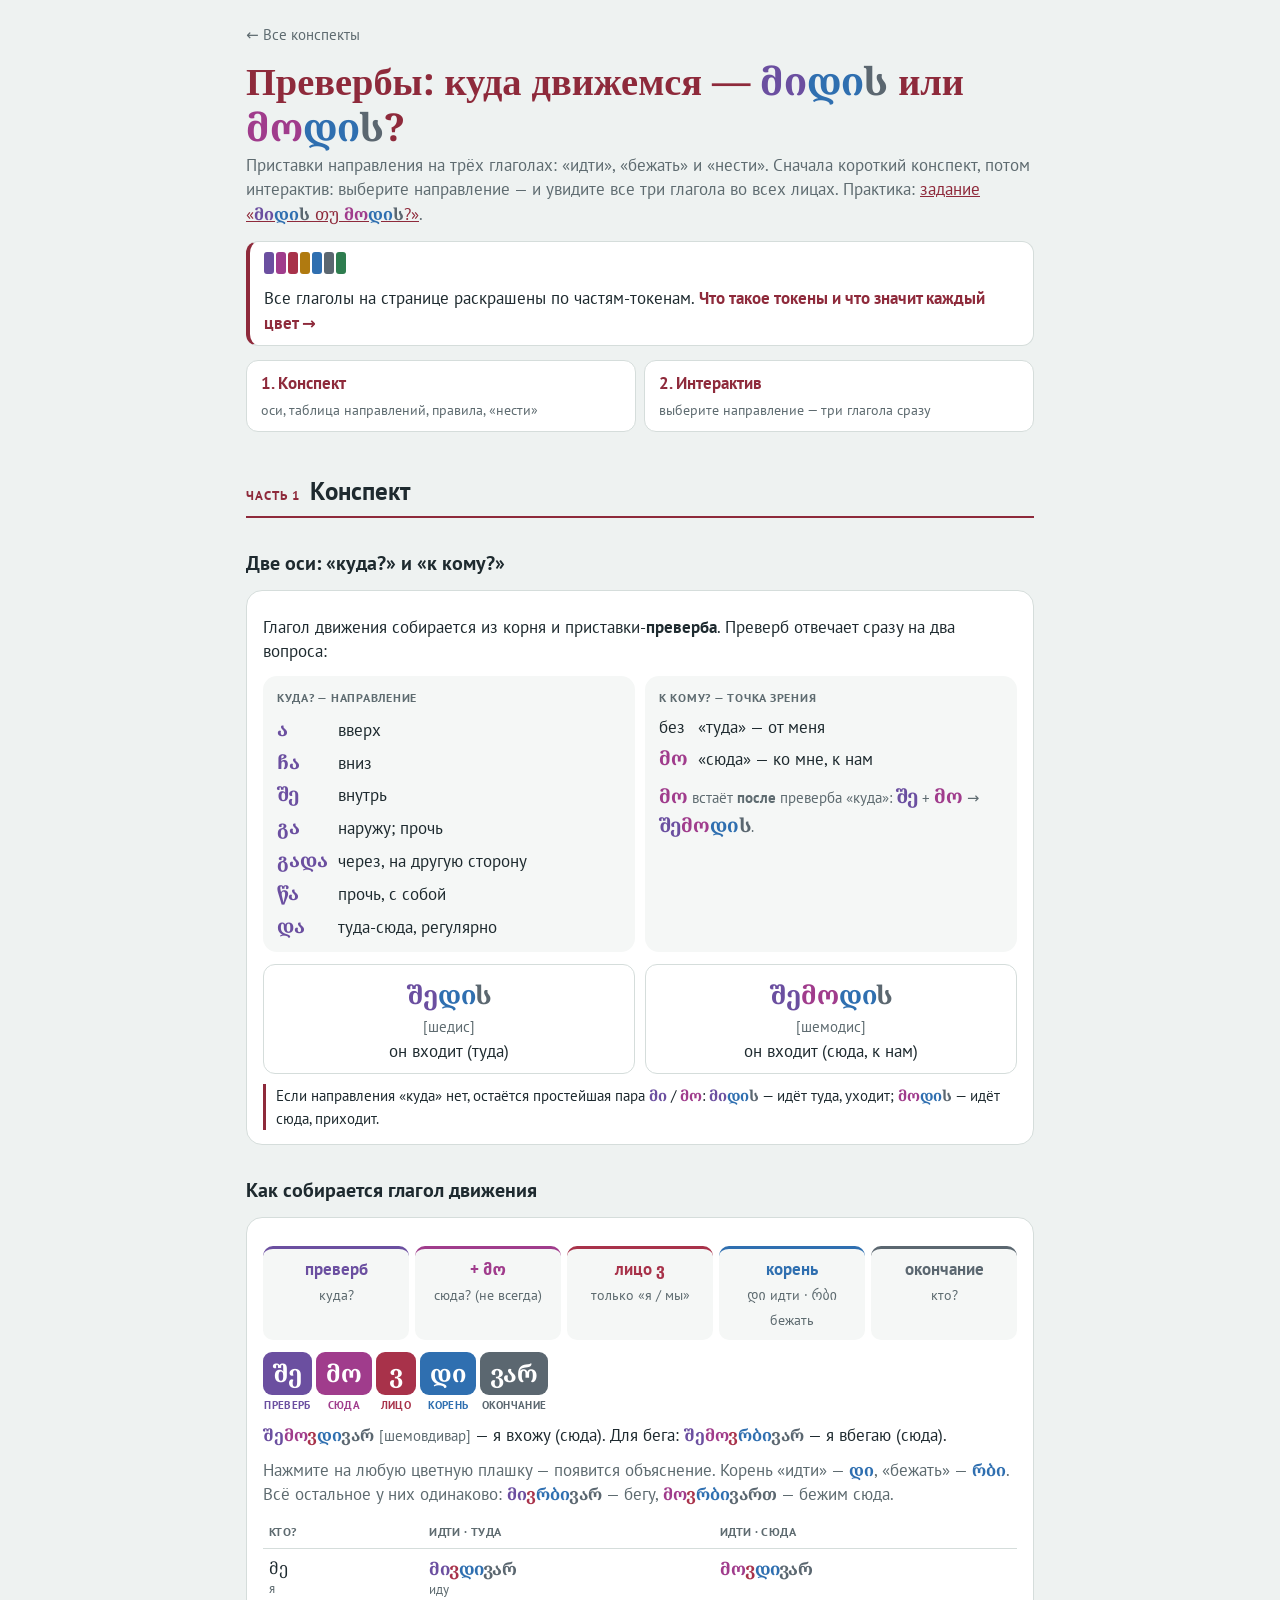
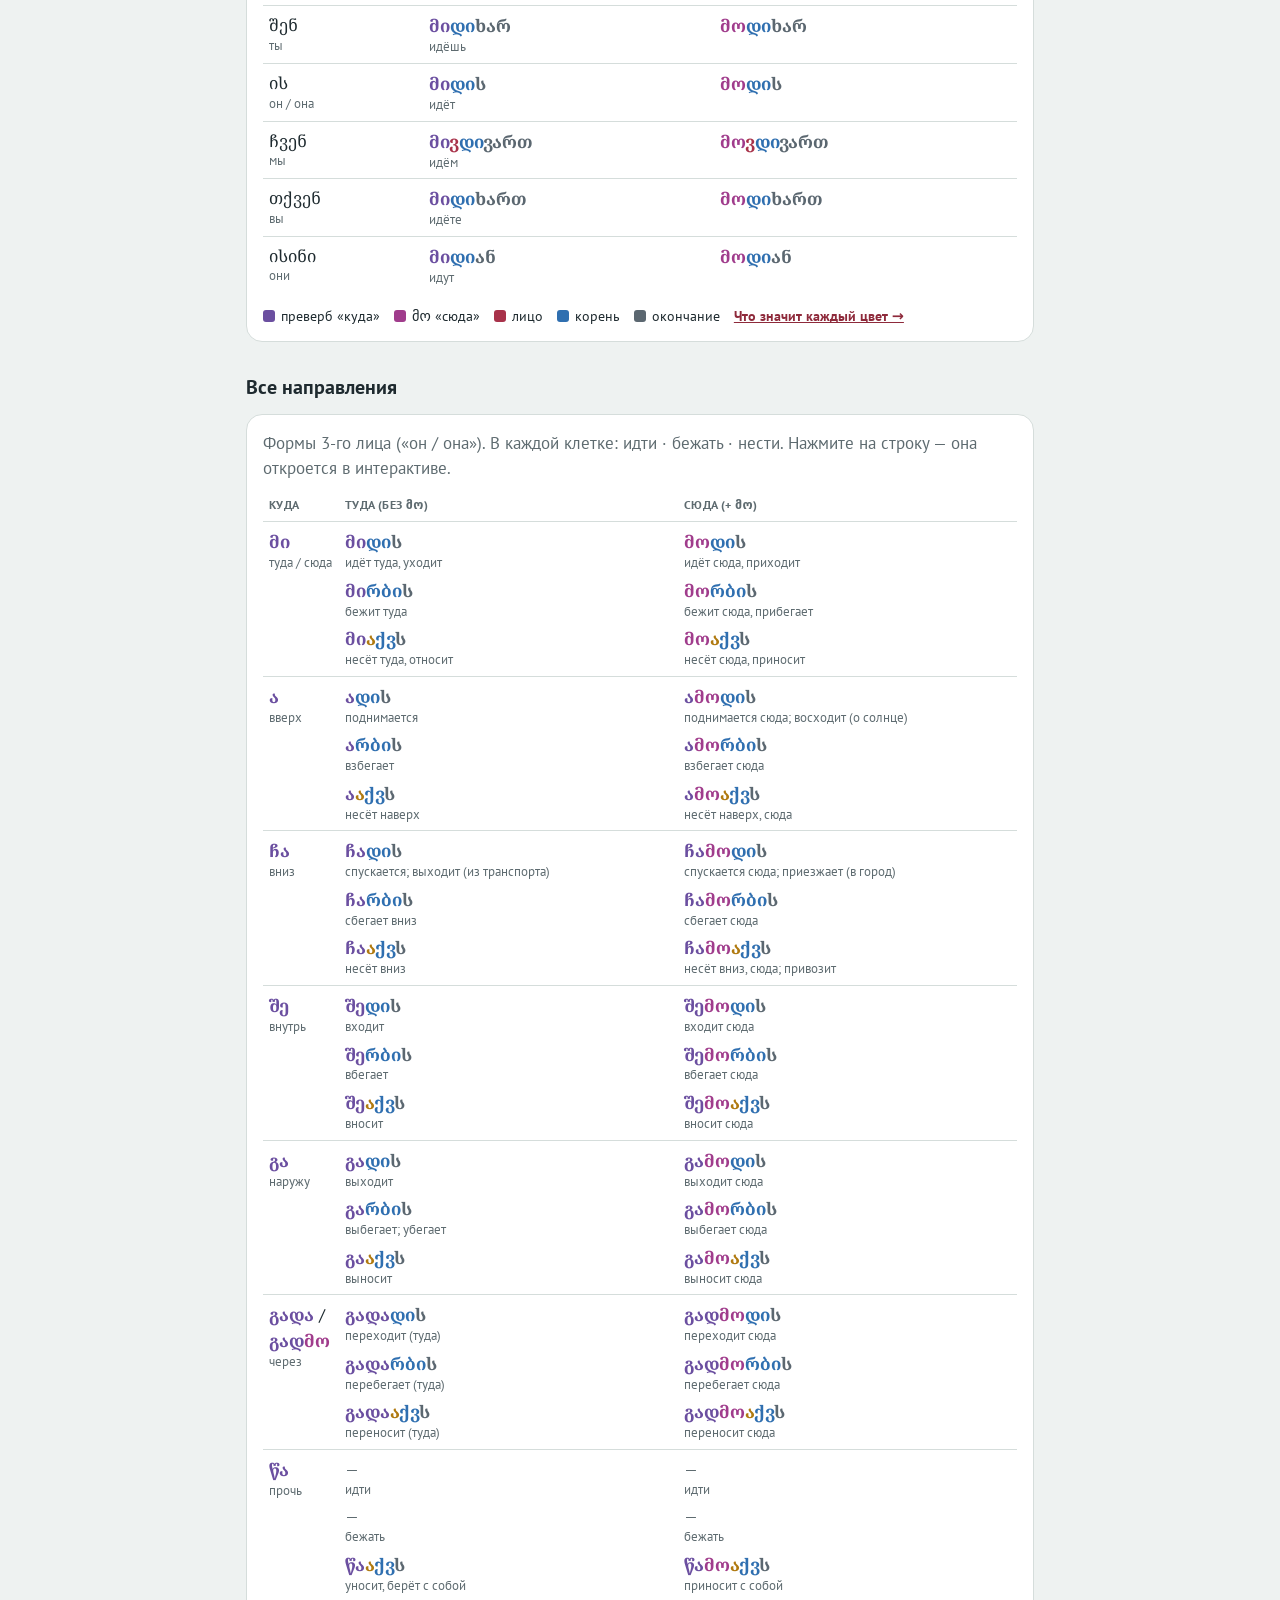
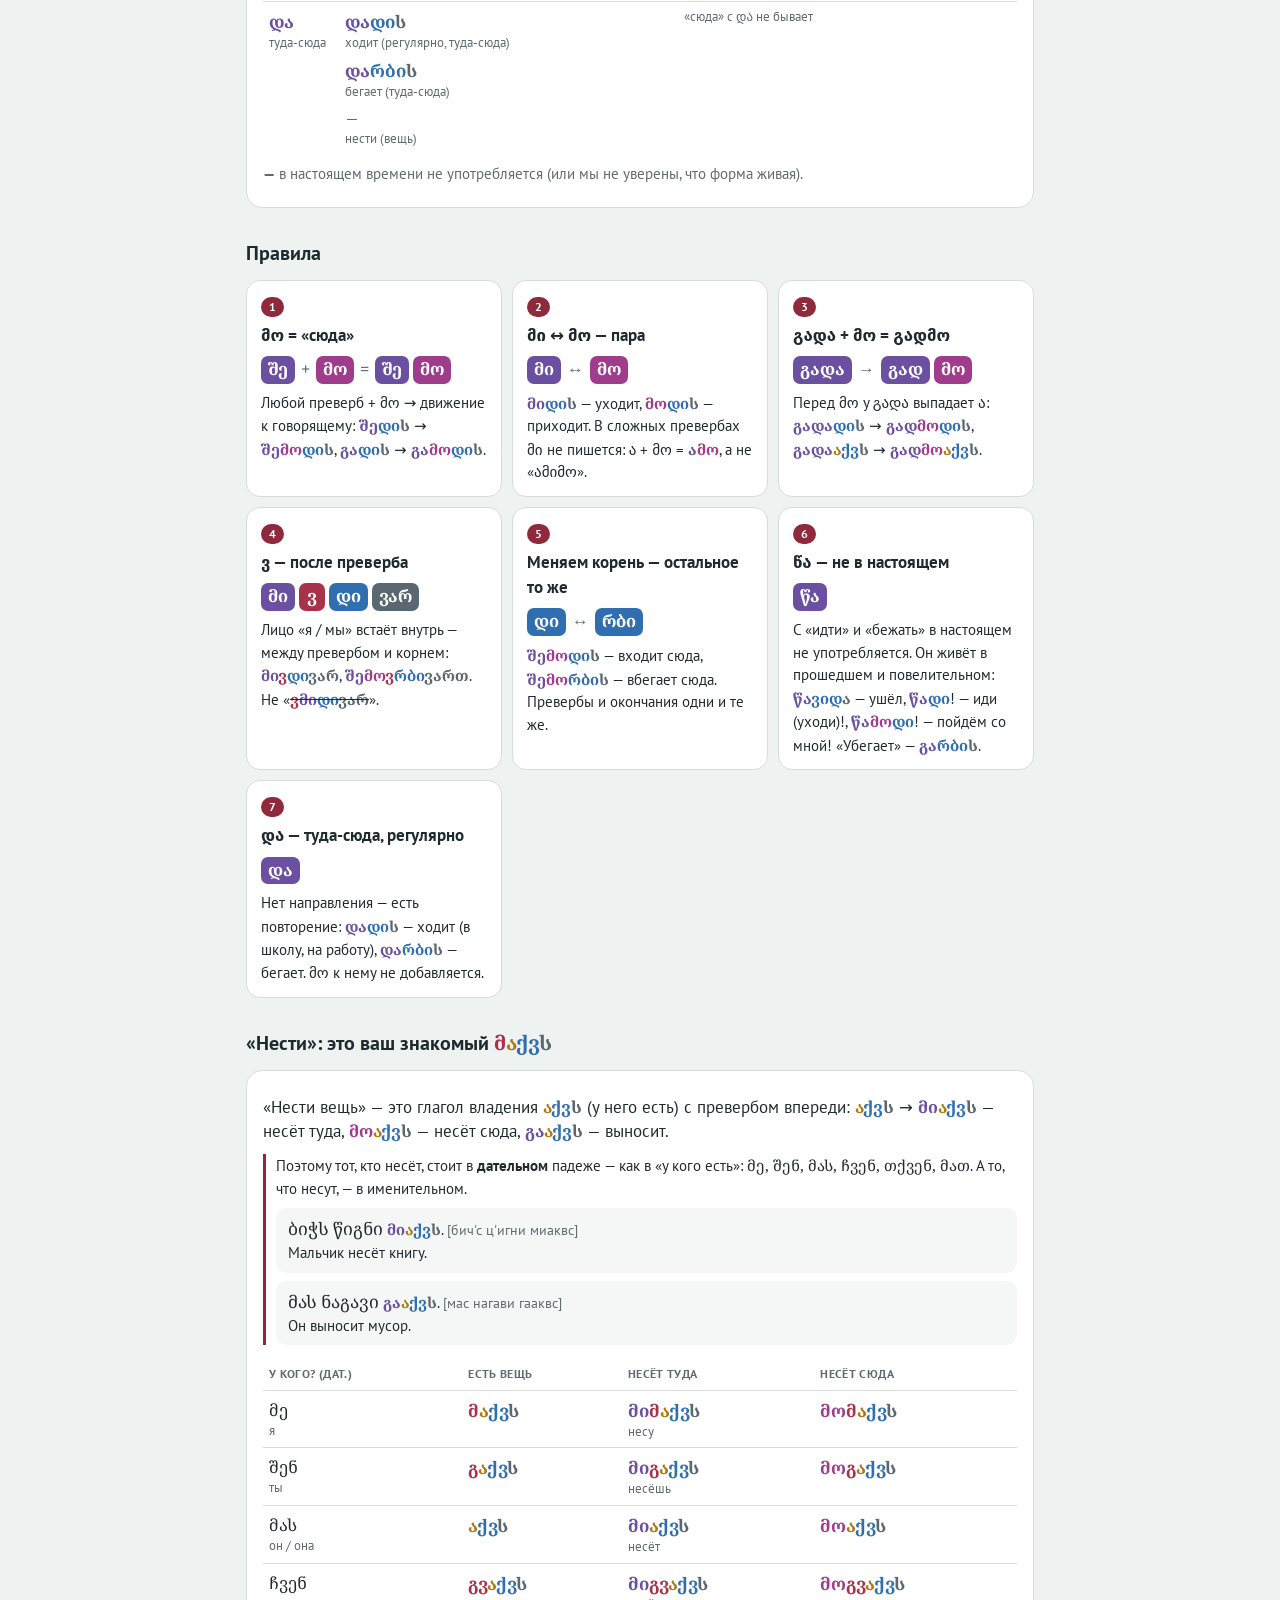
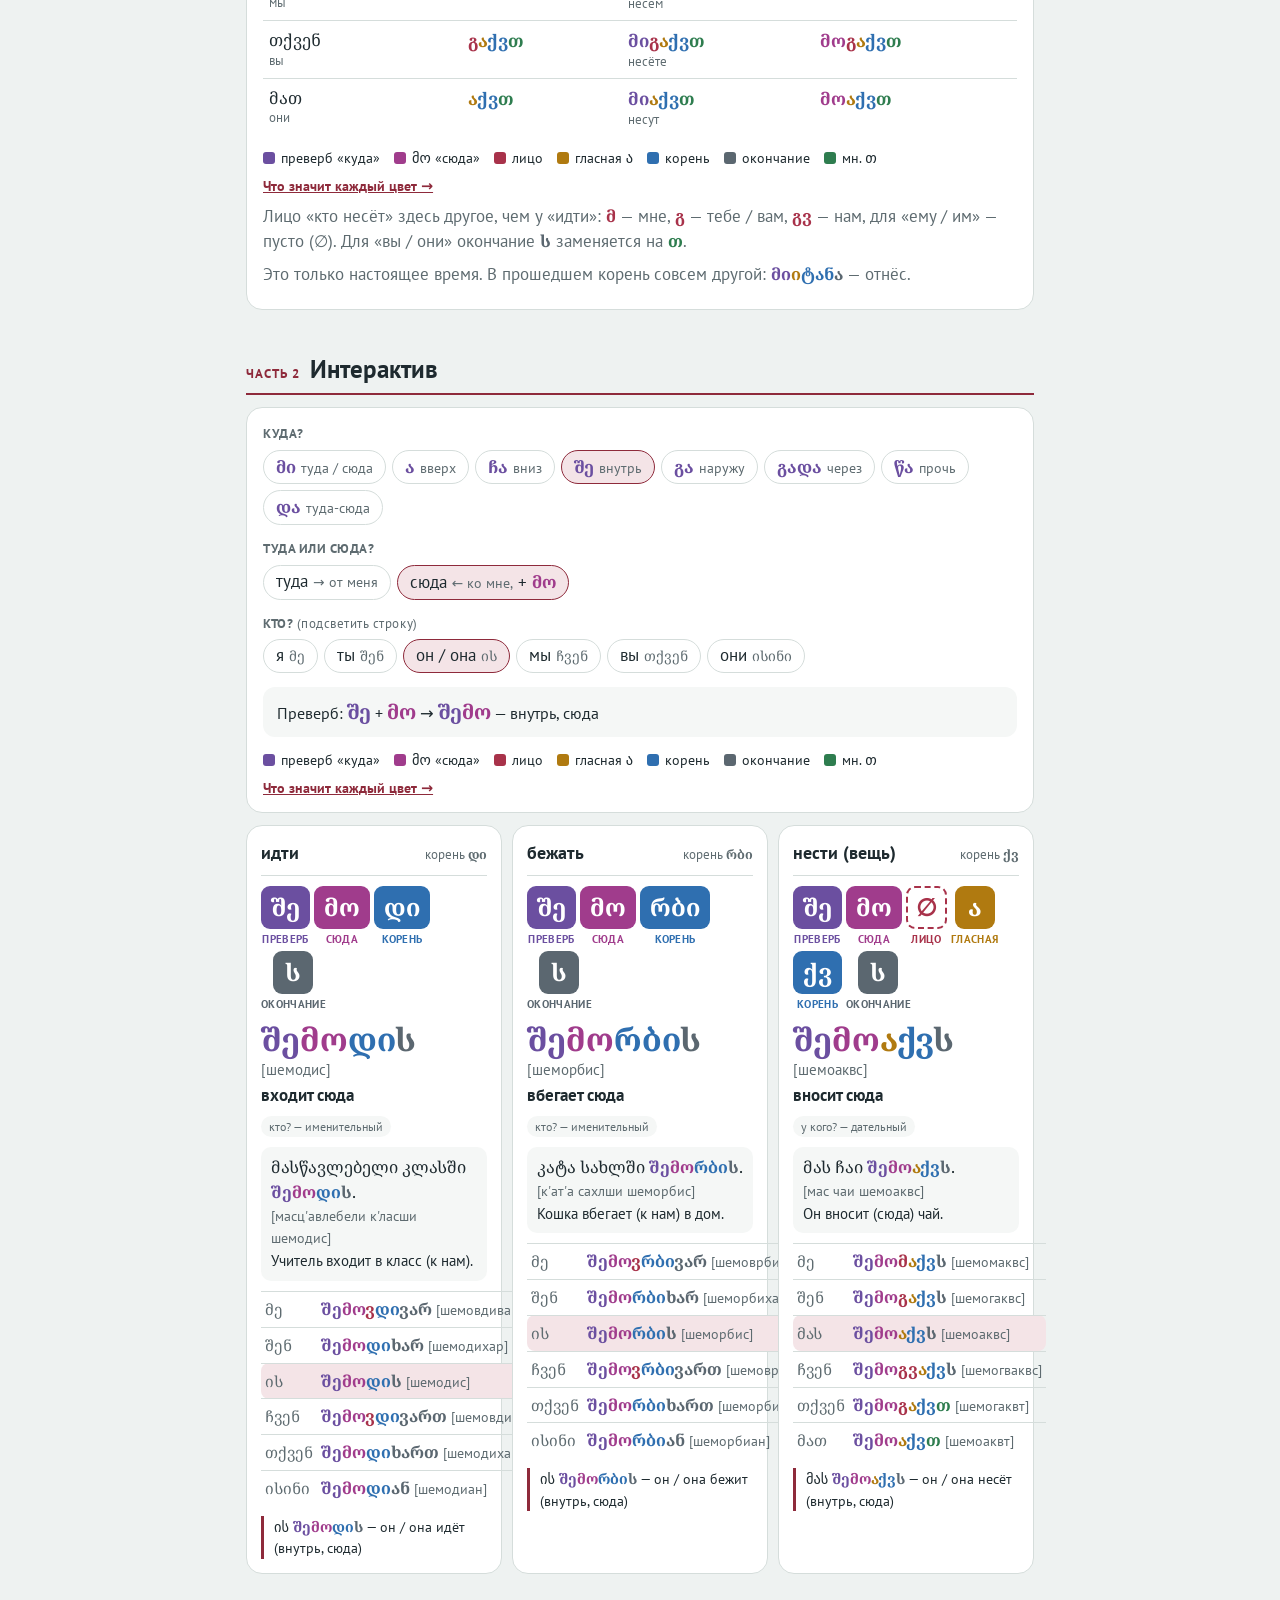
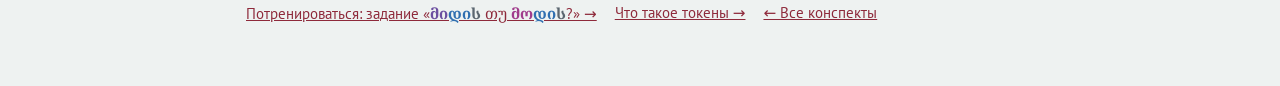
<file: konspekty/03-preverby.html>
<!DOCTYPE html>
<html lang="ru">
<head>
<meta charset="UTF-8">
<meta name="viewport" content="width=device-width, initial-scale=1, viewport-fit=cover">
<title>Превербы направления — Конспекты</title>
<link rel="preconnect" href="https://fonts.googleapis.com">
<link rel="preconnect" href="https://fonts.gstatic.com" crossorigin>
<link href="https://fonts.googleapis.com/css2?family=Noto+Serif+Georgian:wght@400;600;700&family=PT+Sans:wght@400;700&display=swap" rel="stylesheet">
<style>
:root{
  box-sizing:border-box;
  padding-top:env(safe-area-inset-top,0px);padding-bottom:env(safe-area-inset-bottom,0px);
  --bg:#EEF2F1;--paper:#FFF;--ink:#1E2A2F;--muted:#5E6B70;--line:#D5DDDB;--soft:#F5F7F6;
  --wine:#8E2A3B;--wine-soft:#F4E4E7;--blue:#2F6FB0;--ok:#2E7D4F;--ok-soft:#E3F2E8;--bad:#C0392B;--bad-soft:#FBE5E2;
  --pv:#6B4FA0;--mo:#A03C8C;--per:#A8324A;--ver:#B07A10;--root:#2F6FB0;--suf:#1F8A84;--end:#5B6770;--pl:#2E7D4F;--obj:#C2571A;
  --on:#FFF;--pop:#1E2A2F;--pop-ink:#FFF;
}
@media (prefers-color-scheme:dark){:root:not([data-theme="light"]){
  --bg:#141A1C;--paper:#1D2528;--ink:#E7ECEB;--muted:#9AA7AB;--line:#33403F;--soft:#232D30;
  --wine:#E07A8C;--wine-soft:#3A2228;--blue:#7AB2EA;--ok:#6BC98F;--ok-soft:#1C3325;--bad:#F08476;--bad-soft:#3C2220;
  --pv:#B59BE8;--mo:#E58AD3;--per:#F08AA0;--ver:#E8B95A;--root:#7AB2EA;--suf:#5FCFC7;--end:#B4C0C6;--pl:#6BC98F;--obj:#F2A06B;
  --on:#141A1C;--pop:#F1F4F3;--pop-ink:#141A1C;}}
:root[data-theme="dark"]{
  --bg:#141A1C;--paper:#1D2528;--ink:#E7ECEB;--muted:#9AA7AB;--line:#33403F;--soft:#232D30;
  --wine:#E07A8C;--wine-soft:#3A2228;--blue:#7AB2EA;--ok:#6BC98F;--ok-soft:#1C3325;--bad:#F08476;--bad-soft:#3C2220;
  --pv:#B59BE8;--mo:#E58AD3;--per:#F08AA0;--ver:#E8B95A;--root:#7AB2EA;--suf:#5FCFC7;--end:#B4C0C6;--pl:#6BC98F;--obj:#F2A06B;
  --on:#141A1C;--pop:#F1F4F3;--pop-ink:#141A1C;}
html{scroll-padding-top:env(safe-area-inset-top,0px);scroll-behavior:smooth}
*,*::before,*::after{box-sizing:inherit}
body{margin:0;background:var(--bg);color:var(--ink);font-family:"PT Sans",system-ui,sans-serif;font-size:16.5px;line-height:1.5}
.ka{font-family:"Noto Serif Georgian",Sylfaen,serif}
main{max-width:820px;margin:0 auto;padding:22px 16px 60px}
h1{font-family:"Noto Serif Georgian",serif;color:var(--wine);font-size:clamp(1.7rem,5.5vw,2.4rem);margin:6px 0 4px;line-height:1.2}
h2{font-size:1.25rem;margin:30px 0 10px}
h3{font-size:1.05rem;margin:0 0 6px}
.lead{color:var(--muted);margin:4px 0 0}
section{background:var(--paper);border:1px solid var(--line);border-radius:16px;padding:16px 16px 14px;margin-top:12px}
p{margin:8px 0}
a{color:var(--wine)}
.muted{color:var(--muted)}
.tr{color:var(--muted);font-size:.92em;font-family:"PT Sans",sans-serif;font-weight:400}

/* слово из токенов (строчное) */
.wt{font-family:"Noto Serif Georgian",Sylfaen,serif;font-weight:700;white-space:nowrap}
.t-pv{color:var(--pv)}.t-mo{color:var(--mo)}.t-per{color:var(--per)}.t-ver{color:var(--ver)}.t-root{color:var(--root)}
.t-suf{color:var(--suf)}.t-end{color:var(--end)}.t-pl{color:var(--pl)}.t-obj{color:var(--obj)}

/* токены-плашки */
.toks{display:flex;flex-wrap:wrap;gap:4px;align-items:flex-end}
.tok{display:inline-flex;flex-direction:column;align-items:center;gap:2px;border:0;padding:0;background:none;cursor:pointer;font:inherit;color:inherit}
.tok .b{font-family:"Noto Serif Georgian",serif;font-weight:700;font-size:1.5rem;line-height:1;padding:9px 10px 10px;border-radius:9px;background:var(--c);color:var(--on);min-width:40px;text-align:center}
.tok .lb{font-size:.68rem;color:var(--c);font-weight:700;text-transform:uppercase;letter-spacing:.03em}
.tok.empty .b{background:transparent;color:var(--c);border:2px dashed var(--c);padding:7px 8px 8px}
.tok.sm .b{font-size:1.05rem;padding:5px 7px 6px;min-width:26px;border-radius:7px}
.tok.sm.empty .b{padding:3px 5px 4px}
.tok:focus-visible{outline:2px solid var(--blue);outline-offset:2px;border-radius:10px}
.k-pv{--c:var(--pv)}.k-mo{--c:var(--mo)}.k-per{--c:var(--per)}.k-ver{--c:var(--ver)}.k-root{--c:var(--root)}
.k-suf{--c:var(--suf)}.k-end{--c:var(--end)}.k-pl{--c:var(--pl)}.k-obj{--c:var(--obj)}.k-sym{--c:var(--muted)}
.k-sym .b{background:transparent!important;color:var(--muted)!important;border:0!important;min-width:0!important;padding-left:2px!important;padding-right:2px!important}
.k-sym{cursor:default}
.legend{display:flex;flex-wrap:wrap;gap:6px 14px;font-size:.9rem;margin-top:12px;align-items:center}
.legend span::before{content:"";display:inline-block;width:12px;height:12px;border-radius:3px;background:var(--c);margin-right:6px;vertical-align:-1px}
.legend a{font-size:.9rem;font-weight:700;white-space:nowrap}

/* шапка */
.callout{display:flex;gap:12px;align-items:center;flex-wrap:wrap;background:var(--paper);border:1px solid var(--line);border-left:4px solid var(--wine);border-radius:12px;padding:10px 14px;margin-top:14px}
.callout .mini{display:inline-flex;gap:2px}
.callout .mini i{width:10px;height:22px;border-radius:3px;background:var(--c);display:block}
.callout a{font-weight:700;text-decoration:none}
.callout a:hover{text-decoration:underline}
.parts{display:flex;gap:8px;margin-top:14px;flex-wrap:wrap}
.parts a{flex:1 1 160px;text-decoration:none;color:var(--ink);background:var(--paper);border:1px solid var(--line);border-radius:12px;padding:10px 14px}
.parts a b{display:block;color:var(--wine);font-size:1.05rem}
.parts a small{color:var(--muted)}
.parts a:hover{border-color:var(--wine)}
.part{display:flex;align-items:baseline;gap:10px;margin:40px 0 0;padding-bottom:6px;border-bottom:2px solid var(--wine)}
.part span{font-size:.8rem;text-transform:uppercase;letter-spacing:.08em;color:var(--wine);font-weight:700}
.part h2{margin:0;font-size:1.55rem;font-family:"Noto Serif Georgian","PT Sans",serif}

/* оси */
.axes{display:grid;grid-template-columns:repeat(auto-fit,minmax(250px,1fr));gap:10px;margin:12px 0}
.axis{background:var(--soft);border-radius:14px;padding:12px 14px}
.axis .q{font-size:.78rem;text-transform:uppercase;letter-spacing:.06em;color:var(--muted);font-weight:700}
.axis ul{list-style:none;margin:8px 0 0;padding:0;display:grid;grid-template-columns:auto 1fr;gap:4px 10px;align-items:baseline}
.axis li{display:contents}
.axis .wt{font-size:1.2rem}
.pair{display:flex;flex-wrap:wrap;gap:10px;margin-top:10px}
.pair .side{flex:1 1 200px;border:1px solid var(--line);border-radius:12px;padding:10px 12px;text-align:center}
.pair .side .wt{font-size:1.6rem;display:block}
.pair .arrow{font-size:1.4rem;color:var(--muted)}

.formula{display:flex;flex-wrap:wrap;gap:6px;margin:12px 0}
.f{flex:1 1 110px;border-radius:10px;padding:8px 10px;text-align:center;background:var(--soft);border-top:3px solid var(--c)}
.f b{display:block;color:var(--c)}
.f small{color:var(--muted)}

/* таблицы */
.scroll{overflow-x:auto;-webkit-overflow-scrolling:touch}
table{border-collapse:collapse;width:100%}
td,th{padding:7px 6px;border-top:1px solid var(--line);vertical-align:top;text-align:left}
th{font-size:.78rem;color:var(--muted);text-transform:uppercase;letter-spacing:.03em;border-top:0;vertical-align:bottom}
td .wt{font-size:1.08rem}
td small{display:block;color:var(--muted);font-size:.8rem;line-height:1.3}
.dirt{table-layout:fixed}
.dirt col.c1{width:76px}
@media (max-width:480px){.dirt col.c1{width:62px}.dirt td,.dirt th{padding:7px 3px}.dirt td .wt{font-size:1rem}}
.dirt td.d{white-space:normal}
.dirt td.d small{white-space:normal}
.dirt .trio{display:grid;gap:6px}
.dirt .na{color:var(--muted)}
.dirt tr.go{cursor:pointer}
.dirt tr.go:hover td{background:var(--soft)}
.conj{min-width:0}
.conj td .wt{white-space:nowrap}
@media (max-width:480px){.conj td,.conj th{padding:6px 3px}.conj td .wt{font-size:.98rem}}
.conj td.who{white-space:nowrap;font-family:"Noto Serif Georgian",serif}
.conj td.who small{font-family:"PT Sans",sans-serif}

.rules{display:grid;grid-template-columns:repeat(auto-fit,minmax(240px,1fr));gap:10px;margin-top:12px}
.rule{background:var(--paper);border:1px solid var(--line);border-radius:14px;padding:12px 14px}
.rule .num{display:inline-block;background:var(--wine);color:var(--on);border-radius:999px;font-size:.75rem;font-weight:700;padding:1px 8px;margin-bottom:6px}
.rule .toks{margin:8px 0}
.rule .txt{font-size:.94rem}
.tip{margin-top:10px;font-size:.94rem;border-left:3px solid var(--wine);padding-left:10px}
.ex{background:var(--soft);border-radius:10px;padding:8px 12px;margin-top:8px}
.ex .ka{font-size:1.08rem}

/* интерактив */
.lbl{font-size:.82rem;color:var(--muted);font-weight:700;text-transform:uppercase;letter-spacing:.04em;margin:14px 0 6px}
.lbl:first-child{margin-top:0}
.chips{display:flex;flex-wrap:wrap;gap:6px}
.chip{font:inherit;border:1.5px solid var(--line);background:var(--paper);color:var(--ink);border-radius:999px;padding:6px 12px;cursor:pointer;line-height:1.2;text-align:left}
.chip .wt{font-size:1.05rem}
.chip small{color:var(--muted)}
.chip.on{border-color:var(--wine);background:var(--wine-soft)}
.chip:disabled{opacity:.45;cursor:not-allowed}
.chip:focus-visible{outline:2px solid var(--blue);outline-offset:2px}
.picker{position:relative}
.sum{margin-top:14px;padding:10px 14px;border-radius:12px;background:var(--soft);font-size:1.02rem}
.sum .wt{font-size:1.25rem}
.cards{display:grid;grid-template-columns:repeat(3,minmax(0,1fr));gap:10px;margin-top:12px}
@media (max-width:720px){.cards{grid-template-columns:1fr}}
.card{background:var(--paper);border:1px solid var(--line);border-radius:16px;padding:14px;display:flex;flex-direction:column;min-width:0}
.card .vh{display:flex;justify-content:space-between;align-items:baseline;gap:8px;border-bottom:1px solid var(--line);padding-bottom:8px;margin-bottom:10px}
.card .vh b{font-size:1.1rem}
.card .vh span{font-size:.8rem;color:var(--muted)}
.card .big{font-size:2rem;line-height:1.2;margin-top:8px;white-space:normal;word-break:break-all}
.card .gl{font-weight:700;margin-top:2px}
.card .exs{background:var(--soft);border-radius:10px;padding:8px 10px;margin-top:10px;font-size:.95rem}
.card .exs .ka{font-size:1.02rem}
.card table{margin-top:10px;font-size:.95rem}
.card td{padding:5px 4px;vertical-align:middle}
.card td.who{font-family:"Noto Serif Georgian",serif;color:var(--muted);white-space:nowrap;width:1%}
.card td .wt{font-size:1.02rem}
.card td small{display:inline;margin-left:4px}
.card tr.cur td{background:var(--wine-soft)}
.card tr.cur td:first-child{border-radius:8px 0 0 8px}
.card tr.cur td:last-child{border-radius:0 8px 8px 0}
.card .none{font-size:2.2rem;color:var(--muted);margin:8px 0}
.card .note{font-size:.92rem}
.subj{align-self:flex-start;font-size:.78rem;display:inline-block;border-radius:999px;padding:1px 8px;background:var(--soft);color:var(--muted);margin-top:8px}

.pop{position:fixed;z-index:30;max-width:min(300px,calc(100vw - 20px));background:var(--pop);color:var(--pop-ink);border-radius:12px;padding:10px 14px;box-shadow:0 8px 24px rgba(0,0,0,.25);display:none;font-size:.95rem}
.pop.show{display:block}
.pop b.ka{font-size:1.3rem}
.back{display:inline-block;margin-bottom:4px;color:var(--muted);text-decoration:none;font-size:15px}
.back:hover{color:var(--wine)}
.foot{margin-top:28px;display:flex;flex-wrap:wrap;gap:10px 18px;font-size:.95rem}
</style>
</head>
<body>
<main>
<a class="back" href="./">← Все конспекты</a>
<h1>Превербы: куда движемся — <span data-w="go მი 0 2"></span> или <span data-w="go მი 1 2"></span>?</h1>
<p class="lead">Приставки направления на трёх глаголах: «идти», «бежать» и «нести». Сначала короткий конспект, потом интерактив: выберите направление — и увидите все три глагола во всех лицах. Практика: <a href="../zadaniya/04-preverby.html">задание «<span data-w="go მი 0 2"></span> <span class="ka">თუ</span> <span data-w="go მი 1 2"></span>?»</a>.</p>

<div class="callout">
  <span class="mini" aria-hidden="true"><i class="k-pv"></i><i class="k-mo"></i><i class="k-per"></i><i class="k-ver"></i><i class="k-root"></i><i class="k-end"></i><i class="k-pl"></i></span>
  <span>Все глаголы на странице раскрашены по частям‑токенам. <a href="00-tokeny.html">Что такое токены и что значит каждый цвет →</a></span>
</div>

<nav class="parts">
  <a href="#konspekt"><b>1. Конспект</b><small>оси, таблица направлений, правила, «нести»</small></a>
  <a href="#interaktiv"><b>2. Интерактив</b><small>выберите направление — три глагола сразу</small></a>
</nav>

<!-- ================= ЧАСТЬ 1 ================= -->
<div class="part" id="konspekt"><span>Часть 1</span><h2>Конспект</h2></div>

<h2>Две оси: «куда?» и «к кому?»</h2>
<section>
  <p>Глагол движения собирается из корня и приставки‑<b>преверба</b>. Преверб отвечает сразу на два вопроса:</p>
  <div class="axes">
    <div class="axis">
      <div class="q">Куда? — направление</div>
      <ul>
        <li><span data-w="pv ა"></span><span>вверх</span></li>
        <li><span data-w="pv ჩა"></span><span>вниз</span></li>
        <li><span data-w="pv შე"></span><span>внутрь</span></li>
        <li><span data-w="pv გა"></span><span>наружу; прочь</span></li>
        <li><span data-w="pv გადა"></span><span>через, на другую сторону</span></li>
        <li><span data-w="pv წა"></span><span>прочь, с собой</span></li>
        <li><span data-w="pv და"></span><span>туда‑сюда, регулярно</span></li>
      </ul>
    </div>
    <div class="axis">
      <div class="q">К кому? — точка зрения</div>
      <ul>
        <li><span>без</span><span>«туда» — от меня</span></li>
        <li><span data-w="mo"></span><span>«сюда» — ко мне, к нам</span></li>
      </ul>
      <p class="muted" style="font-size:.92rem;margin-top:10px"><span data-w="mo"></span> встаёт <b>после</b> преверба «куда»: <span data-w="pv შე"></span> + <span data-w="mo"></span> → <span data-w="go შე 1 2"></span>.</p>
    </div>
  </div>
  <div class="pair">
    <div class="side"><span data-w="go შე 0 2"></span><span class="tr" data-tl="go შე 0 2"></span><br>он входит (туда)</div>
    <div class="side"><span data-w="go შე 1 2"></span><span class="tr" data-tl="go შე 1 2"></span><br>он входит (сюда, к нам)</div>
  </div>
  <div class="tip">Если направления «куда» нет, остаётся простейшая пара <span data-w="pv მი"></span> / <span data-w="mo"></span>: <span data-w="go მი 0 2"></span> — идёт туда, уходит; <span data-w="go მი 1 2"></span> — идёт сюда, приходит.</div>
</section>

<h2>Как собирается глагол движения</h2>
<section>
  <div class="formula">
    <div class="f k-pv"><b>преверб</b><small>куда?</small></div>
    <div class="f k-mo"><b>+ მო</b><small>сюда? (не всегда)</small></div>
    <div class="f k-per"><b>лицо ვ</b><small>только «я / мы»</small></div>
    <div class="f k-root"><b>корень</b><small>დი идти · რბი бежать</small></div>
    <div class="f k-end"><b>окончание</b><small>кто?</small></div>
  </div>
  <div id="anatomy"></div>
  <p class="muted" style="margin-top:10px">Нажмите на любую цветную плашку — появится объяснение. Корень «идти» — <span class="ka t-root" style="font-weight:700">დი</span>, «бежать» — <span class="ka t-root" style="font-weight:700">რბი</span>. Всё остальное у них одинаково: <span data-w="run მი 0 0"></span> — бегу, <span data-w="run მი 1 3"></span> — бежим сюда.</p>
  <div class="scroll"><table class="conj" id="conj"></table></div>
  <div class="legend" id="legend1"></div>
</section>

<h2>Все направления</h2>
<section>
  <p class="muted" style="margin-top:0">Формы 3‑го лица («он / она»). В каждой клетке: идти · бежать · нести. Нажмите на строку — она откроется в интерактиве.</p>
  <div class="scroll"><table class="dirt" id="dirt"></table></div>
  <p class="muted" style="font-size:.92rem"><b>—</b> в настоящем времени не употребляется (или мы не уверены, что форма живая).</p>
</section>

<h2>Правила</h2>
<div class="rules" id="rules"></div>

<h2>«Нести»: это ваш знакомый <span data-w="carry - 0 0"></span></h2>
<section>
  <p>«Нести вещь» — это глагол владения <span data-w="carry - 0 2"></span> (у него есть) с превербом впереди: <span data-w="carry - 0 2"></span> → <span data-w="carry მი 0 2"></span> — несёт туда, <span data-w="carry მი 1 2"></span> — несёт сюда, <span data-w="carry გა 0 2"></span> — выносит.</p>
  <div class="tip">Поэтому тот, кто несёт, стоит в <b>дательном</b> падеже — как в «у кого есть»: <span class="ka">მე, შენ, მას, ჩვენ, თქვენ, მათ</span>. А то, что несут, — в именительном.
    <div class="ex"><span class="ka">ბიჭს წიგნი</span> <span data-w="carry მი 0 2"></span>. <span class="tr" data-tl-text="ბიჭს წიგნი მიაქვს"></span><br>Мальчик несёт книгу.</div>
    <div class="ex"><span class="ka">მას ნაგავი</span> <span data-w="carry გა 0 2"></span>. <span class="tr" data-tl-text="მას ნაგავი გააქვს"></span><br>Он выносит мусор.</div>
  </div>
  <div class="scroll" style="margin-top:12px"><table class="conj" id="carryTab"></table></div>
  <div class="legend" id="legend2"></div>
  <p class="muted">Лицо «кто несёт» здесь другое, чем у «идти»: <span class="ka t-per" style="font-weight:700">მ</span> — мне, <span class="ka t-per" style="font-weight:700">გ</span> — тебе / вам, <span class="ka t-per" style="font-weight:700">გვ</span> — нам, для «ему / им» — пусто (∅). Для «вы / они» окончание <span class="ka t-end" style="font-weight:700">ს</span> заменяется на <span class="ka t-pl" style="font-weight:700">თ</span>.</p>
  <p class="muted">Это только настоящее время. В прошедшем корень совсем другой: <span data-w="lex miitana"></span> — отнёс.</p>
</section>

<!-- ================= ЧАСТЬ 2 ================= -->
<div class="part" id="interaktiv"><span>Часть 2</span><h2>Интерактив</h2></div>

<section class="picker">
  <div class="lbl">Куда?</div>
  <div class="chips" id="cDir"></div>
  <div class="lbl">Туда или сюда?</div>
  <div class="chips" id="cHither"></div>
  <div class="lbl">Кто? <span style="text-transform:none;font-weight:400">(подсветить строку)</span></div>
  <div class="chips" id="cPers"></div>
  <div class="sum" id="sum"></div>
  <div class="legend" id="legend3"></div>
</section>
<div class="cards" id="cards"></div>

<div class="foot">
  <a href="../zadaniya/04-preverby.html">Потренироваться: задание «<span data-w="go მი 0 2"></span> <span class="ka">თუ</span> <span data-w="go მი 1 2"></span>?» →</a>
  <a href="00-tokeny.html">Что такое токены →</a>
  <a href="./">← Все конспекты</a>
</div>
</main>
<div class="pop" id="pop" role="dialog"></div>

<script>
const MAP={"ა":"а","ბ":"б","გ":"г","დ":"д","ე":"е","ვ":"в","ზ":"з","თ":"т","ი":"и","კ":"к'","ლ":"л","მ":"м","ნ":"н","ო":"о","პ":"п'","ჟ":"ж","რ":"р","ს":"с","ტ":"т'","უ":"у","ფ":"п","ქ":"к","ღ":"гъ","ყ":"къ","შ":"ш","ჩ":"ч","ც":"ц","ძ":"дз","წ":"ц'","ჭ":"ч'","ხ":"х","ჯ":"дж","ჰ":"х"};
const tl=s=>s.split(/(\s+)/).map(w=>[...w].map((c,i)=>c==="ე"&&i===0?"э":(MAP[c]||c)).join("")).join("").replace(/[.?!,]/g,"");

/* ---------- данные ---------- */
const PRON=["მე","შენ","ის","ჩვენ","თქვენ","ისინი"];
const DAT=["მე","შენ","მას","ჩვენ","თქვენ","მათ"];
const PRON_RU=["я","ты","он / она","мы","вы","они"];
const VERBS=[
 {id:"go",nm:"идти",root:"დი",subj:"кто? — именительный",ru:["иду","идёшь","идёт","идём","идёте","идут"]},
 {id:"run",nm:"бежать",root:"რბი",subj:"кто? — именительный",ru:["бегу","бежишь","бежит","бежим","бежите","бегут"]},
 {id:"carry",nm:"нести (вещь)",root:"ქვ",subj:"у кого? — дательный",ru:["несу","несёшь","несёт","несём","несёте","несут"]}
];
const V=id=>VERBS.find(v=>v.id===id);
/* gl: перевод 3-го лица [туда, сюда]; ex: пример [туда, сюда], {V} — место глагола */
const DIRS=[
 {pv:"მი",nm:"туда / сюда",ru:["туда, от меня","сюда, ко мне"],
  gl:{go:["идёт туда, уходит","идёт сюда, приходит"],run:["бежит туда","бежит сюда, прибегает"],carry:["несёт туда, относит","несёт сюда, приносит"]},
  ex:{go:[["ბიჭი სკოლაში {V}.","Мальчик идёт в школу."],["ავტობუსი {V}.","Автобус идёт (сюда)."]],
      run:[["ძაღლი {V}.","Собака бежит (туда)."],["ბავშვი დედასთან {V}.","Ребёнок бежит к маме."]],
      carry:[["ბიჭს წიგნი {V}.","Мальчик несёт книгу."],["დედას პური {V}.","Мама несёт хлеб (сюда)."]]}},
 {pv:"ა",nm:"вверх",ru:["вверх","вверх, сюда"],
  gl:{go:["поднимается","поднимается сюда; восходит (о солнце)"],run:["взбегает","взбегает сюда"],carry:["несёт наверх","несёт наверх, сюда"]},
  ex:{go:[["ის კიბეზე {V}.","Он поднимается по лестнице."],["მზე {V}.","Солнце восходит."]],
      run:[["ის კიბეზე {V}.","Он взбегает по лестнице."],["ის კიბეზე {V}.","Он взбегает (сюда) по лестнице."]],
      carry:[["მას ჩანთა ზემოთ {V}.","Он несёт сумку наверх."],["მას ჩანთა ზემოთ {V}.","Он несёт сумку наверх, к нам."]]}},
 {pv:"ჩა",nm:"вниз",ru:["вниз","вниз, сюда"],
  gl:{go:["спускается; выходит (из транспорта)","спускается сюда; приезжает (в город)"],run:["сбегает вниз","сбегает сюда"],carry:["несёт вниз","несёт вниз, сюда; привозит"]},
  ex:{go:[["ის ავტობუსიდან {V}.","Он выходит из автобуса."],["ბებია თბილისში {V}.","Бабушка приезжает в Тбилиси."]],
      run:[["ის კიბეზე {V}.","Он сбегает по лестнице."],["ბავშვი კიბეზე {V}.","Ребёнок сбегает (сюда) по лестнице."]],
      carry:[["მას ყუთი ქვემოთ {V}.","Он несёт коробку вниз."],["ბებიას სოფლიდან ხილი {V}.","Бабушка привозит из деревни фрукты."]]}},
 {pv:"შე",nm:"внутрь",ru:["внутрь","внутрь, сюда"],
  gl:{go:["входит","входит сюда"],run:["вбегает","вбегает сюда"],carry:["вносит","вносит сюда"]},
  ex:{go:[["ის ოთახში {V}.","Он входит в комнату."],["მასწავლებელი კლასში {V}.","Учитель входит в класс (к нам)."]],
      run:[["ძაღლი ოთახში {V}.","Собака вбегает в комнату."],["კატა სახლში {V}.","Кошка вбегает (к нам) в дом."]],
      carry:[["მას სკამი ოთახში {V}.","Он вносит стул в комнату."],["მას ჩაი {V}.","Он вносит (сюда) чай."]]}},
 {pv:"გა",nm:"наружу",ru:["наружу","наружу, сюда"],
  gl:{go:["выходит","выходит сюда"],run:["выбегает; убегает","выбегает сюда"],carry:["выносит","выносит сюда"]},
  ex:{go:[["ის სახლიდან {V}.","Он выходит из дома."],["ის ოთახიდან {V}.","Он выходит (к нам) из комнаты."]],
      run:[["ბავშვი ეზოში {V}.","Ребёнок выбегает во двор."],["ბავშვი სახლიდან {V}.","Ребёнок выбегает (к нам) из дома."]],
      carry:[["მას ნაგავი {V}.","Он выносит мусор."],["მას ყუთი ოთახიდან {V}.","Он выносит (к нам) коробку из комнаты."]]}},
 {pv:"გადა",nm:"через",ru:["через, на ту сторону","через, на эту сторону"],
  gl:{go:["переходит (туда)","переходит сюда"],run:["перебегает (туда)","перебегает сюда"],carry:["переносит (туда)","переносит сюда"]},
  ex:{go:[["ის ქუჩაზე {V}.","Он переходит улицу."],["ის ქუჩაზე {V}.","Он переходит улицу (к нам)."]],
      run:[["ის ქუჩაზე {V}.","Он перебегает улицу."],["ძაღლი ქუჩაზე {V}.","Собака перебегает улицу (к нам)."]],
      carry:[["მას ყუთი მეორე ოთახში {V}.","Он переносит коробку в другую комнату."],["მას ყუთი ჩვენს ოთახში {V}.","Он переносит коробку к нам в комнату."]]}},
 {pv:"წა",nm:"прочь",ru:["прочь","прочь, со мной"],
  gl:{go:[null,null],run:[null,null],carry:["уносит, берёт с собой","приносит с собой"]},
  ex:{carry:[["მას ქოლგა {V}.","Он берёт с собой зонт."],["მას ტორტი {V}.","Он приносит (с собой) торт."]]}},
 {pv:"და",nm:"туда‑сюда",ru:["туда‑сюда, регулярно",null],
  gl:{go:["ходит (регулярно, туда‑сюда)",null],run:["бегает (туда‑сюда)",null],carry:[null,null]},
  ex:{go:[["ბავშვი სკოლაში {V}.","Ребёнок ходит в школу."]],run:[["ის პარკში {V}.","Он бегает в парке."]]}}
];
const dirOf=pv=>DIRS.find(d=>d.pv===pv);

/* ---------- токены: единственный источник форм ---------- */
const END=["ვარ","ხარ","ს","ვართ","ხართ","ან"];
const PER_GO=["ვ","","","ვ","",""];
const PER_CARRY=["მ","გ","","გვ","გ",""];
const LEX={ // формы вне системы настоящего времени
 wavida:[{t:"წა",k:"pv"},{t:"ვიდ",k:"root",n:"past"},{t:"ა",k:"end",n:"past"}],
 wadi:[{t:"წა",k:"pv"},{t:"დი",k:"root",n:"imp"}],
 wamodi:[{t:"წა",k:"pv"},{t:"მო",k:"mo"},{t:"დი",k:"root",n:"imp"}],
 miitana:[{t:"მი",k:"pv"},{t:"ი",k:"ver",n:"past"},{t:"ტან",k:"root",n:"past"},{t:"ა",k:"end",n:"past"}]
};
function pvToks(pv,h){
  if(!pv)return [];
  if(pv==="მი")return h?[{t:"მო",k:"mo",alone:true}]:[{t:"მი",k:"pv"}];
  if(!h)return [{t:pv,k:"pv"}];
  if(pv==="გადა")return [{t:"გად",k:"pv",cut:true},{t:"მო",k:"mo"}];
  return [{t:pv,k:"pv"},{t:"მო",k:"mo"}];
}
/* tokens("go"|"run"|"carry", pv|null, h, p)  или  tokens("lex", key) */
function tokens(v,pv,h,p){
  if(v==="lex")return LEX[pv].map(x=>({...x}));
  const T=pvToks(pv,h);
  if(v==="carry"){
    T.push(PER_CARRY[p]?{t:PER_CARRY[p],k:"per",p,v}:{t:"∅",k:"per",p,v,empty:true});
    T.push({t:"ა",k:"ver"},{t:"ქვ",k:"root",v});
    T.push(p>=4?{t:"თ",k:"pl",p}:{t:"ს",k:"end",p,v});
    return T;
  }
  if(PER_GO[p])T.push({t:PER_GO[p],k:"per",p,v});
  T.push({t:V(v).root,k:"root",v},{t:END[p],k:"end",p,v});
  return T;
}
const word=T=>T.filter(x=>!x.empty).map(x=>x.t).join("");
const exists=(v,d,h)=>!!(d.gl[v][h?1:0]);
function wt(T){
  return `<span class="wt" data-w="${word(T)}">`+T.filter(x=>!x.empty).map(x=>`<span class="t-${x.k}">${x.t}</span>`).join("")+`</span>`;
}
function parseSpec(s){ // "go შე 1 2" | "carry - 0 2" | "lex wavida" | "pv შე" | "mo"
  const a=s.split(" ");
  if(a[0]==="pv")return [{t:a[1],k:"pv"}];
  if(a[0]==="mo")return [{t:"მო",k:"mo"}];
  if(a[0]==="lex")return tokens("lex",a[1]);
  return tokens(a[0],a[1]==="-"?null:a[1],a[2]==="1",+a[3]);
}

/* ---------- объяснения ---------- */
const PV_EXP={"მი":"«туда», от говорящего. Пара к მო.","ა":"вверх.","ჩა":"вниз; также «приехать в город», «выйти из транспорта».","შე":"внутрь.","გა":"наружу; также «уйти, убежать».","გადა":"через, на другую сторону.","გად":"это გადა, у которого перед მო выпала ა: გადა + მო = გადმო.","წა":"прочь, с собой; с «идти» и «бежать» в настоящем не употребляется.","და":"без направления: туда‑сюда, регулярно."};
const KIND={pv:"преверб",mo:"сюда",per:"лицо",ver:"гласная",root:"корень",end:"окончание",pl:"мн.",sym:""};
function explain(x){
  switch(x.k){
    case "pv":return `<b class='ka'>${x.t}</b> — преверб: ${PV_EXP[x.t]||""} Стоит первым.`;
    case "mo":return x.alone?"<b class='ka'>მო</b> — «сюда», к говорящему. Здесь он один — пара к მი: მოდის — приходит.":"<b class='ka'>მო</b> — «сюда», к говорящему. Встаёт после преверба «куда»: შე + მო = შემო.";
    case "per":
      if(x.v==="carry")return x.empty?`<b>∅</b> — «у него / у них»: место лица пустое. Пустота тоже несёт смысл.`:`<b class='ka'>${x.t}</b> — лицо «у кого»: ${{"მ":"у меня","გ":"у тебя / у вас","გვ":"у нас"}[x.t]}. Как в მაქვს, გაქვს, გვაქვს.`;
      return "<b class='ka'>ვ</b> — «я» / «мы». Встаёт после преверба, перед корнем: მი‑ვ‑დი‑ვარ. Для «ты», «он», «вы», «они» его нет.";
    case "ver":return x.n==="past"?"<b class='ka'>ი</b> — гласная перед корнем в прошедшем: მი‑ი‑ტან‑ა.":"<b class='ka'>ა</b> — гласная перед корнем, как в აქვს / მაქვს.";
    case "root":
      if(x.n==="past")return x.t==="ვიდ"?"<b class='ka'>ვიდ</b> — корень «идти» в прошедшем времени (ушёл, пришёл).":"<b class='ka'>ტან</b> — корень «нести» в прошедшем: совсем не похож на ქვ.";
      if(x.n==="imp")return "<b class='ka'>დი</b> — «иди!»: корень без окончания в повелительном.";
      return {"დი":"<b class='ka'>დი</b> — корень «идти».","რბი":"<b class='ka'>რბი</b> — корень «бежать».","ქვ":"<b class='ka'>ქვ</b> — корень «иметь вещь» (აქვს); с превербом — «нести»."}[x.t];
    case "end":
      if(x.n==="past")return "<b class='ka'>ა</b> — окончание «он / она» в прошедшем.";
      if(x.v==="carry")return `<b class='ka'>ს</b> — окончание: «у меня / тебя / него / нас» (для «вы / они» — თ).`;
      return `<b class='ka'>${x.t}</b> — окончание: ${PRON_RU[x.p]}. Набор ვარ · ხარ · ს · ვართ · ხართ · ან.`;
    case "pl":return "<b class='ka'>თ</b> — множественное: «у вас / у них». Встаёт на место ს: მიაქვს → მიაქვთ.";
  }
  return "";
}

/* ---------- отрисовка ---------- */
const $=id=>document.getElementById(id),pop=$("pop");
function tokEl(x,small){
  const b=document.createElement("button");b.type="button";
  b.className=`tok k-${x.k}${x.empty?" empty":""}${small?" sm":""}`;
  b.innerHTML=`<span class="b">${x.t}</span>${small||!KIND[x.k]?"":`<span class="lb">${KIND[x.k]}</span>`}`;
  if(x.k!=="sym")b.onclick=e=>{e.stopPropagation();const h=explain(x);if(h)showPop(h,b)};
  else b.tabIndex=-1;
  return b;
}
function toksEl(T,small){const d=document.createElement("div");d.className="toks";T.forEach(x=>d.appendChild(tokEl(x,small)));return d}
function showPop(html,el){
  pop.innerHTML=html;pop.classList.add("show");
  const r=el.getBoundingClientRect(),p=pop.getBoundingClientRect();
  let x=r.left+r.width/2-p.width/2;x=Math.max(10,Math.min(x,innerWidth-p.width-10));
  let y=r.top-p.height-8;if(y<10)y=r.bottom+8;
  pop.style.left=x+"px";pop.style.top=y+"px";
}
document.addEventListener("click",e=>{if(!pop.contains(e.target))pop.classList.remove("show")});
addEventListener("scroll",()=>pop.classList.remove("show"),{passive:true});
function legend(id,kinds){
  const N={pv:"преверб «куда»",mo:"მო «сюда»",per:"лицо",ver:"гласная ა",root:"корень",end:"окончание",pl:"мн. თ"};
  $(id).innerHTML=kinds.map(k=>`<span class="k-${k}">${N[k]}</span>`).join("")+`<a href="00-tokeny.html">Что значит каждый цвет →</a>`;
}
function fillStatic(root){
  root.querySelectorAll("[data-w]:not(.wt)").forEach(el=>{el.outerHTML=wt(parseSpec(el.dataset.w))});
  root.querySelectorAll("[data-tl]").forEach(el=>{el.textContent=` [${tl(word(parseSpec(el.dataset.tl)))}]`});
  root.querySelectorAll("[data-tl-text]").forEach(el=>{el.textContent=`[${tl(el.dataset.tlText)}]`});
}
const W=s=>wt(parseSpec(s));

/* анатомия */
(()=>{
  const a=$("anatomy");
  a.appendChild(toksEl(tokens("go","შე",true,0)));
  a.insertAdjacentHTML("beforeend",`<p style="margin:10px 0 0">${W("go შე 1 0")} <span class="tr">[${tl(word(tokens("go","შე",true,0)))}]</span> — я вхожу (сюда). Для бега: ${W("run შე 1 0")} — я вбегаю (сюда).</p>`);
})();
/* спряжение идти / бежать */
(()=>{
  let h="<tr><th>кто?</th><th>идти · туда</th><th>идти · сюда</th></tr>";
  PRON.forEach((pr,p)=>{
    h+=`<tr><td class="who">${pr} <small>${PRON_RU[p]}</small></td><td>${W("go მი 0 "+p)}<small>${V("go").ru[p]}</small></td><td>${W("go მი 1 "+p)}</td></tr>`;
  });
  $("conj").innerHTML=h;
})();
legend("legend1",["pv","mo","per","root","end"]);

/* таблица направлений */
(()=>{
  const t=$("dirt");
  t.innerHTML='<colgroup><col class="c1"><col><col></colgroup><tr><th>куда</th><th>туда (без მო)</th><th>сюда (+ მო)</th></tr>';
  DIRS.forEach((d,di)=>{
    const tr=document.createElement("tr");tr.className="go";
    const cell=h=>{
      if(d.pv==="და"&&h)return `<td class="na"><small>«сюда» с და не бывает</small></td>`;
      return `<td><div class="trio">`+["go","run","carry"].map(v=>exists(v,d,h)
        ?`<div>${W(`${v} ${d.pv} ${h?1:0} 2`)}<small>${d.gl[v][h?1:0]}</small></div>`
        :`<div class="na">—<small>${V(v).nm}</small></div>`).join("")+`</div></td>`;
    };
    tr.innerHTML=`<td class="d">${W("pv "+d.pv)}${d.pv==="გადა"?` / ${wt(pvToks("გადა",true))}`:""}<small>${d.nm}</small></td>${cell(false)}${cell(true)}`;
    tr.onclick=()=>{st.d=di;st.h=false;render();$("interaktiv").scrollIntoView()};
    tr.querySelectorAll("td")[2].onclick=e=>{if(d.pv==="და")return;e.stopPropagation();st.d=di;st.h=true;render();$("interaktiv").scrollIntoView()};
    t.appendChild(tr);
  });
})();

/* правила */
const S=t=>({t,k:"sym"});
const RULES=[
 ["მო = «сюда»",[{t:"შე",k:"pv"},S("+"),{t:"მო",k:"mo"},S("="),{t:"შე",k:"pv"},{t:"მო",k:"mo"}],
  `Любой преверб + მო → движение к говорящему: ${W("go შე 0 2")} → ${W("go შე 1 2")}, ${W("go გა 0 2")} → ${W("go გა 1 2")}.`],
 ["მი ↔ მო — пара",[{t:"მი",k:"pv"},S("↔"),{t:"მო",k:"mo",alone:true}],
  `${W("go მი 0 2")} — уходит, ${W("go მი 1 2")} — приходит. В сложных превербах მი не пишется: ა + მო = ${wt(pvToks("ა",true))}, а не «ამიმო».`],
 ["გადა + მო = გადმო",[{t:"გადა",k:"pv"},S("→"),{t:"გად",k:"pv",cut:true},{t:"მო",k:"mo"}],
  `Перед მო у გადა выпадает ა: ${W("go გადა 0 2")} → ${W("go გადა 1 2")}, ${W("carry გადა 0 2")} → ${W("carry გადა 1 2")}.`],
 ["ვ — после преверба",[{t:"მი",k:"pv"},{t:"ვ",k:"per",p:0,v:"go"},{t:"დი",k:"root"},{t:"ვარ",k:"end",p:0,v:"go"}],
  `Лицо «я / мы» встаёт внутрь — между превербом и корнем: ${W("go მი 0 0")}, ${W("run შე 1 3")}. Не «${wt([{t:"ვ",k:"per"},{t:"მი",k:"pv"},{t:"დი",k:"root"},{t:"ვარ",k:"end"}]).replace('class="wt"','class="wt" style="text-decoration:line-through"')}».`],
 ["Меняем корень — остальное то же",[{t:"დი",k:"root"},S("↔"),{t:"რბი",k:"root"}],
  `${W("go შე 1 2")} — входит сюда, ${W("run შე 1 2")} — вбегает сюда. Превербы и окончания одни и те же.`],
 ["წა — не в настоящем",[{t:"წა",k:"pv"}],
  `С «идти» и «бежать» в настоящем не употребляется. Он живёт в прошедшем и повелительном: ${W("lex wavida")} — ушёл, ${W("lex wadi")}! — иди (уходи)!, ${W("lex wamodi")}! — пойдём со мной! «Убегает» — ${W("run გა 0 2")}.`],
 ["და — туда‑сюда, регулярно",[{t:"და",k:"pv"}],
  `Нет направления — есть повторение: ${W("go და 0 2")} — ходит (в школу, на работу), ${W("run და 0 2")} — бегает. მო к нему не добавляется.`]
];
RULES.forEach(([h,T,txt],i)=>{
  const d=document.createElement("div");d.className="rule";
  d.innerHTML=`<span class="num">${i+1}</span><h3>${h}</h3>`;
  d.appendChild(toksEl(T,true));
  d.insertAdjacentHTML("beforeend",`<div class="txt">${txt}</div>`);
  $("rules").appendChild(d);
});

/* нести: таблица */
(()=>{
  let h="<tr><th>у кого? (дат.)</th><th>есть вещь</th><th>несёт туда</th><th>несёт сюда</th></tr>";
  DAT.forEach((pr,p)=>{
    h+=`<tr><td class="who">${pr} <small>${PRON_RU[p]}</small></td><td>${W("carry - 0 "+p)}</td><td>${W("carry მი 0 "+p)}<small>${V("carry").ru[p]}</small></td><td>${W("carry მი 1 "+p)}</td></tr>`;
  });
  $("carryTab").innerHTML=h;
})();
legend("legend2",["pv","mo","per","ver","root","end","pl"]);
fillStatic(document);

/* ---------- интерактив ---------- */
const st={d:3,h:true,p:2};
function chipRow(id,items,isOn,onPick,isDis){
  const w=$(id);w.innerHTML="";
  items.forEach((html,i)=>{
    const b=document.createElement("button");b.type="button";b.className="chip"+(isOn(i)?" on":"");
    b.innerHTML=html;b.setAttribute("aria-pressed",isOn(i));
    if(isDis&&isDis(i))b.disabled=true;
    b.onclick=()=>{onPick(i);render()};w.appendChild(b);
  });
}
function card(v,d,h,p){
  const vb=V(v);
  let html=`<div class="vh"><b>${vb.nm}</b><span>корень <span class="ka t-root" style="font-weight:700">${vb.root}</span></span></div>`;
  if(!exists(v,d,h)){
    let note;
    if(d.pv==="წა")note=`С превербом წა «${vb.nm}» в настоящем времени не употребляется. Есть прошедшее ${W("lex wavida")} (ушёл) и повелительное ${W("lex wadi")}! ${W("lex wamodi")}!`+(v==="run"?` «Убегает» — ${W("run გა 0 2")}.`:"");
    else if(d.pv==="და"&&v==="carry")note=`Форму с და для «нести» мы не приводим — не уверены, что она употребляется.`;
    else note=`«Сюда» (მო) с და не бывает.`;
    return `<div class="card" data-v="${v}">${html}<div class="none">—</div><div class="note muted">${note}</div></div>`;
  }
  const T=tokens(v,d.pv,h,2),w=word(T),g=d.gl[v][h?1:0];
  const ex=(d.ex[v]||[])[h?1:0];
  html+=`<div class="chipsBox"></div>
    <div class="big">${wt(T)}</div>
    <div class="tr">[${tl(w)}]</div>
    <div class="gl">${g}</div>
    <span class="subj">${vb.subj}</span>`;
  if(ex){
    const s=ex[0].replace("{V}",wt(T)),plain=ex[0].replace("{V}",w);
    html+=`<div class="exs"><span class="ka">${s}</span><br><span class="tr">[${tl(plain)}]</span><br>${ex[1]}</div>`;
  }
  const P=v==="carry"?DAT:PRON;
  html+=`<table>`+P.map((pr,i)=>{const Ti=tokens(v,d.pv,h,i);return `<tr class="${i===p?"cur":""}"><td class="who">${pr}</td><td>${wt(Ti)}<small class="tr">[${tl(word(Ti))}]</small></td></tr>`}).join("")+`</table>`;
  const T2=tokens(v,d.pv,h,p);
  html+=`<div class="tip" style="font-size:.9rem">${P[p]} ${wt(T2)} — ${PRON_RU[p]} ${vb.ru[p]} (${d.ru[h?1:0]})</div>`;
  const el=document.createElement("div");el.className="card";el.dataset.v=v;el.innerHTML=html;
  el.querySelector(".chipsBox").appendChild(toksEl(T));
  return el;
}
function render(){
  const d=DIRS[st.d];
  if(d.pv==="და")st.h=false;
  chipRow("cDir",DIRS.map(x=>`${W("pv "+x.pv)} <small>${x.nm}</small>`),i=>i===st.d,i=>st.d=i);
  chipRow("cHither",[
    `туда <small>→ от меня</small>`,
    `сюда <small>← ко мне,</small> + ${W("mo")}`
  ],i=>(i===1)===st.h,i=>st.h=i===1,i=>i===1&&d.pv==="და");
  chipRow("cPers",PRON_RU.map((r,i)=>`${r} <small class="ka">${PRON[i]}</small>`),i=>i===st.p,i=>st.p=i);
  const pvT=pvToks(d.pv,st.h);
  let sum;
  if(d.pv==="მი")sum=`${wt(pvT)} — ${d.ru[st.h?1:0]}`;
  else if(st.h)sum=`${W("pv "+d.pv)} + ${W("mo")} → ${wt(pvT)} — ${d.ru[1]}`;
  else sum=`${wt(pvT)} — ${d.ru[0]}`+(d.pv==="და"?". «Сюда» к და не добавляется.":"");
  $("sum").innerHTML="Преверб: "+sum;
  const c=$("cards");c.innerHTML="";
  ["go","run","carry"].forEach(v=>{
    const x=card(v,d,st.h,st.p);
    if(typeof x==="string")c.insertAdjacentHTML("beforeend",x);else c.appendChild(x);
  });
}
legend("legend3",["pv","mo","per","ver","root","end","pl"]);
render();
</script>
</body>
</html>
</file>
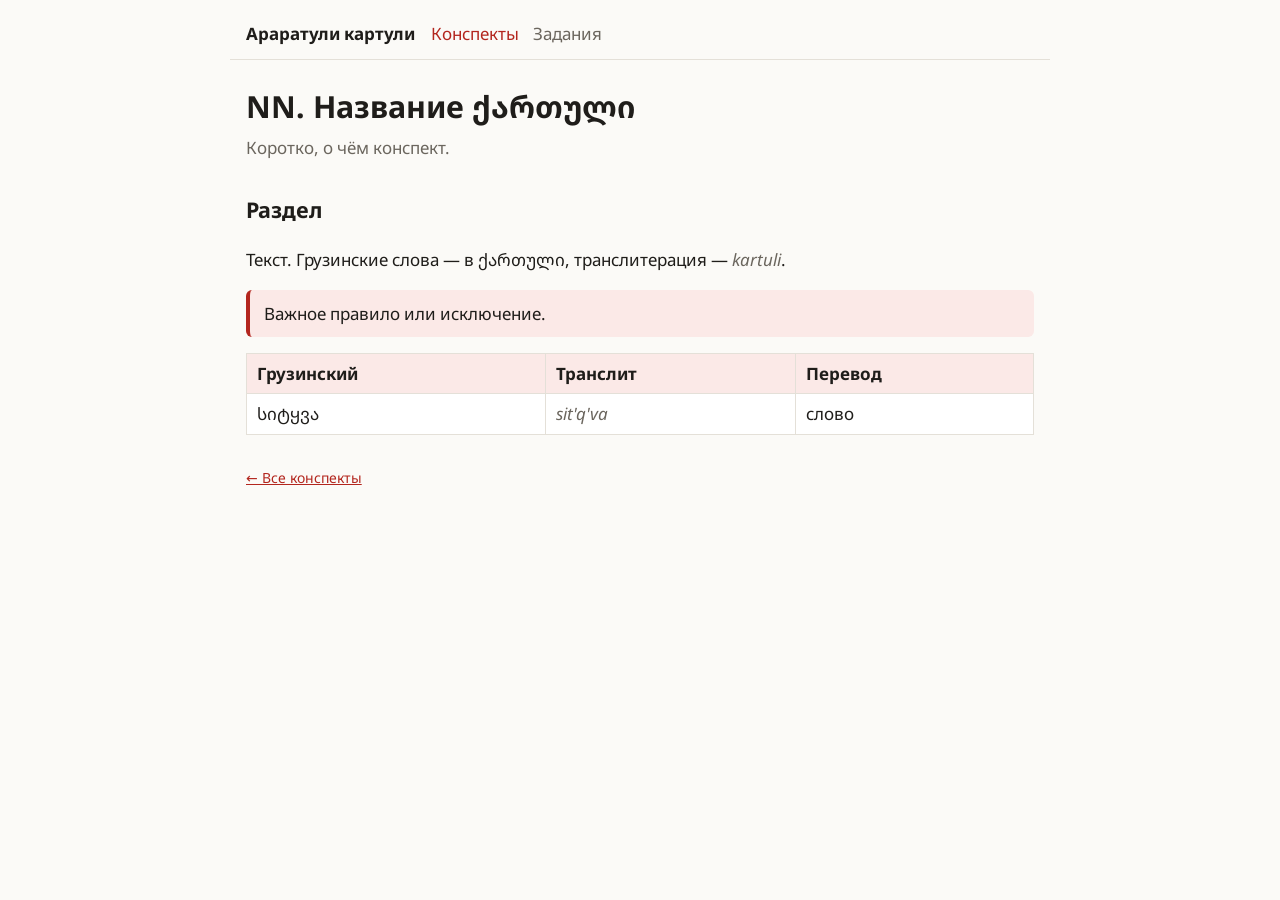
<file: konspekty/_template.html>
<!doctype html>
<html lang="ru">
<head>
  <meta charset="utf-8">
  <meta name="viewport" content="width=device-width, initial-scale=1">
  <title>НАЗВАНИЕ — Конспекты</title>
  <link rel="stylesheet" href="../assets/style.css">
</head>
<body>
  <header class="site">
    <a class="logo" href="../">Араратули картули</a>
    <nav>
      <a href="./" aria-current="page">Конспекты</a>
      <a href="../zadaniya/">Задания</a>
    </nav>
  </header>

  <main>
    <h1>NN. Название <span class="ka">ქართული</span></h1>
    <p class="lead">Коротко, о чём конспект.</p>

    <h2>Раздел</h2>
    <p>Текст. Грузинские слова — в <span class="ka">ქართული</span>,
       транслитерация — <span class="tr">kartuli</span>.</p>

    <div class="note">Важное правило или исключение.</div>

    <div class="table-wrap">
      <table>
        <thead><tr><th>Грузинский</th><th>Транслит</th><th>Перевод</th></tr></thead>
        <tbody>
          <tr><td class="ka">სიტყვა</td><td class="tr">sit'q'va</td><td>слово</td></tr>
        </tbody>
      </table>
    </div>
  </main>

  <footer class="site"><a href="./">← Все конспекты</a></footer>
</body>
</html>
</file>
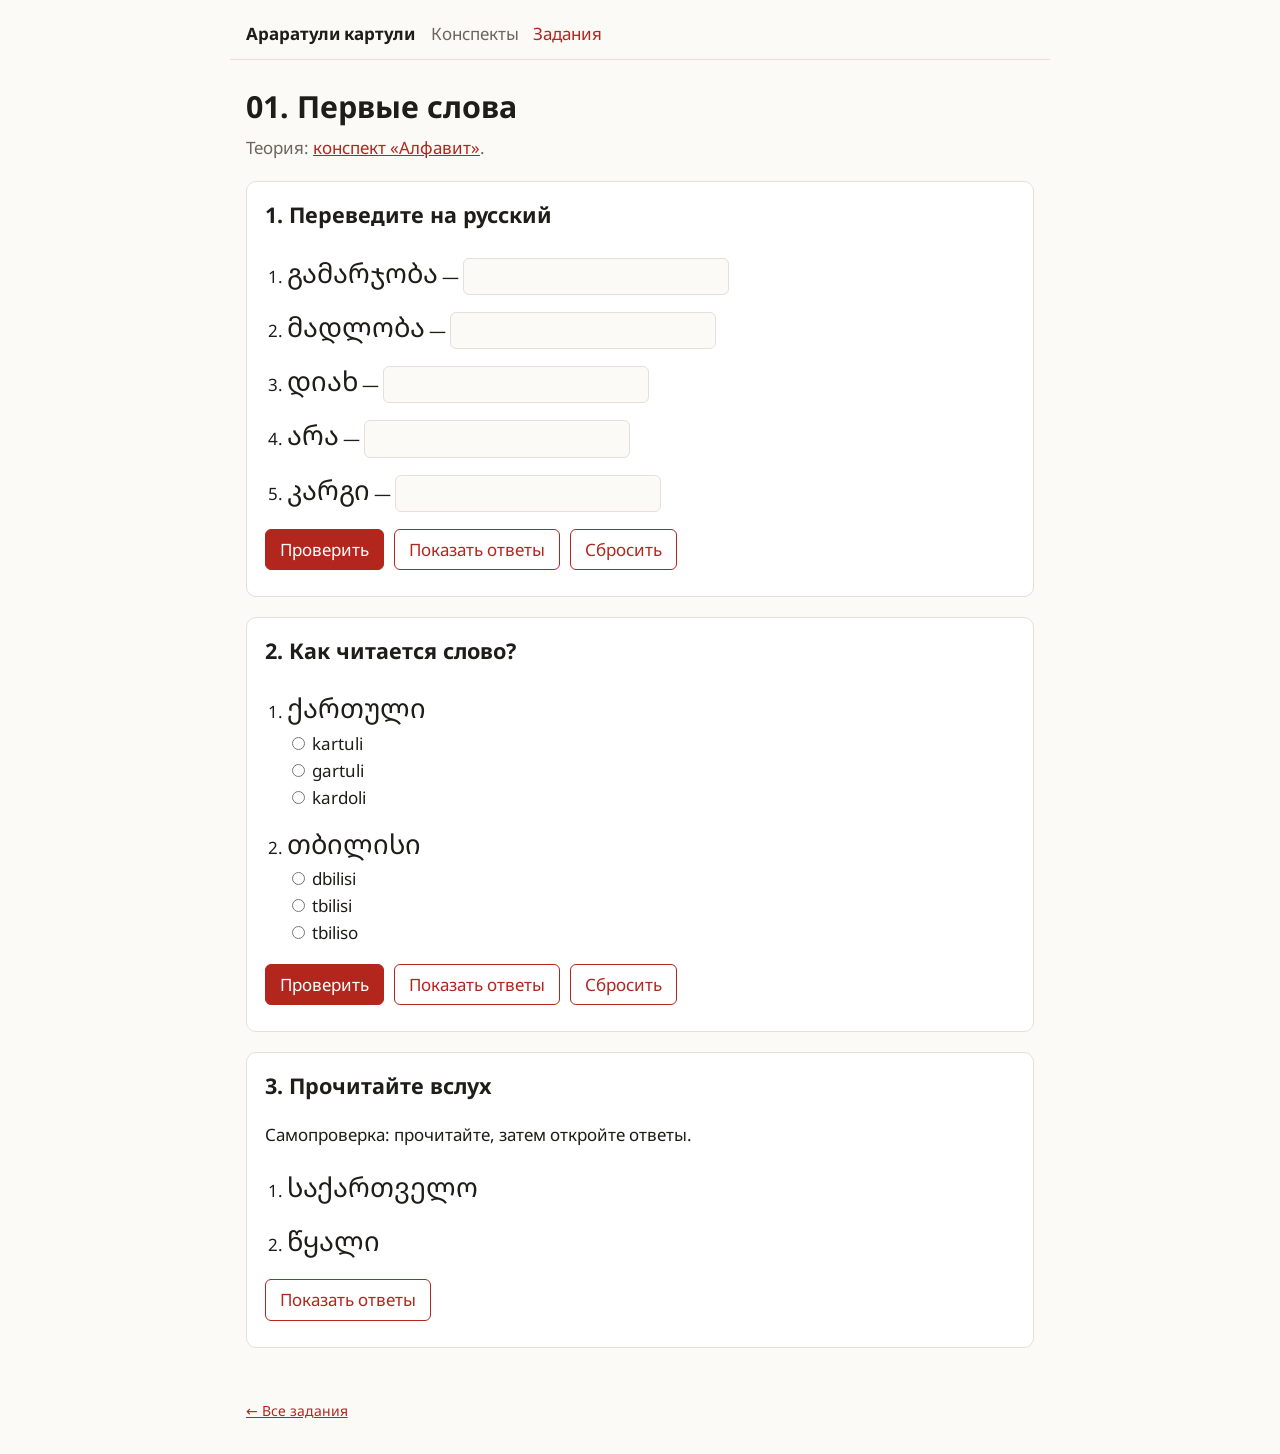
<file: zadaniya/01-pervye-slova.html>
<!doctype html>
<html lang="ru">
<head>
  <meta charset="utf-8">
  <meta name="viewport" content="width=device-width, initial-scale=1">
  <title>Первые слова — Задания</title>
  <link rel="stylesheet" href="../assets/style.css">
</head>
<body>
  <header class="site">
    <a class="logo" href="../">Араратули картули</a>
    <nav>
      <a href="../konspekty/">Конспекты</a>
      <a href="./" aria-current="page">Задания</a>
    </nav>
  </header>

  <main>
    <h1>01. Первые слова</h1>
    <p class="lead">Теория: <a href="../konspekty/01-alfavit.html">конспект «Алфавит»</a>.</p>

    <section class="exercise">
      <h2>1. Переведите на русский</h2>
      <ol>
        <li><span class="ka big">გამარჯობა</span> — <input type="text" data-answer="привет|здравствуй|здравствуйте"></li>
        <li><span class="ka big">მადლობა</span> — <input type="text" data-answer="спасибо"></li>
        <li><span class="ka big">დიახ</span> — <input type="text" data-answer="да"></li>
        <li><span class="ka big">არა</span> — <input type="text" data-answer="нет"></li>
        <li><span class="ka big">კარგი</span> — <input type="text" data-answer="хорошо|хороший"></li>
      </ol>
    </section>

    <section class="exercise">
      <h2>2. Как читается слово?</h2>
      <ol>
        <li>
          <span class="ka big">ქართული</span>
          <label><input type="radio" name="q1" data-correct> kartuli</label>
          <label><input type="radio" name="q1"> gartuli</label>
          <label><input type="radio" name="q1"> kardoli</label>
        </li>
        <li>
          <span class="ka big">თბილისი</span>
          <label><input type="radio" name="q2"> dbilisi</label>
          <label><input type="radio" name="q2" data-correct> tbilisi</label>
          <label><input type="radio" name="q2"> tbiliso</label>
        </li>
      </ol>
    </section>

    <section class="exercise">
      <h2>3. Прочитайте вслух</h2>
      <p>Самопроверка: прочитайте, затем откройте ответы.</p>
      <ol>
        <li><span class="ka big">საქართველო</span> <span class="answer" hidden>— sakartvelo, Грузия</span></li>
        <li><span class="ka big">წყალი</span> <span class="answer" hidden>— ts'q'ali, вода</span></li>
      </ol>
    </section>
  </main>

  <footer class="site"><a href="./">← Все задания</a></footer>
  <script src="../assets/exercise.js"></script>
</body>
</html>
</file>
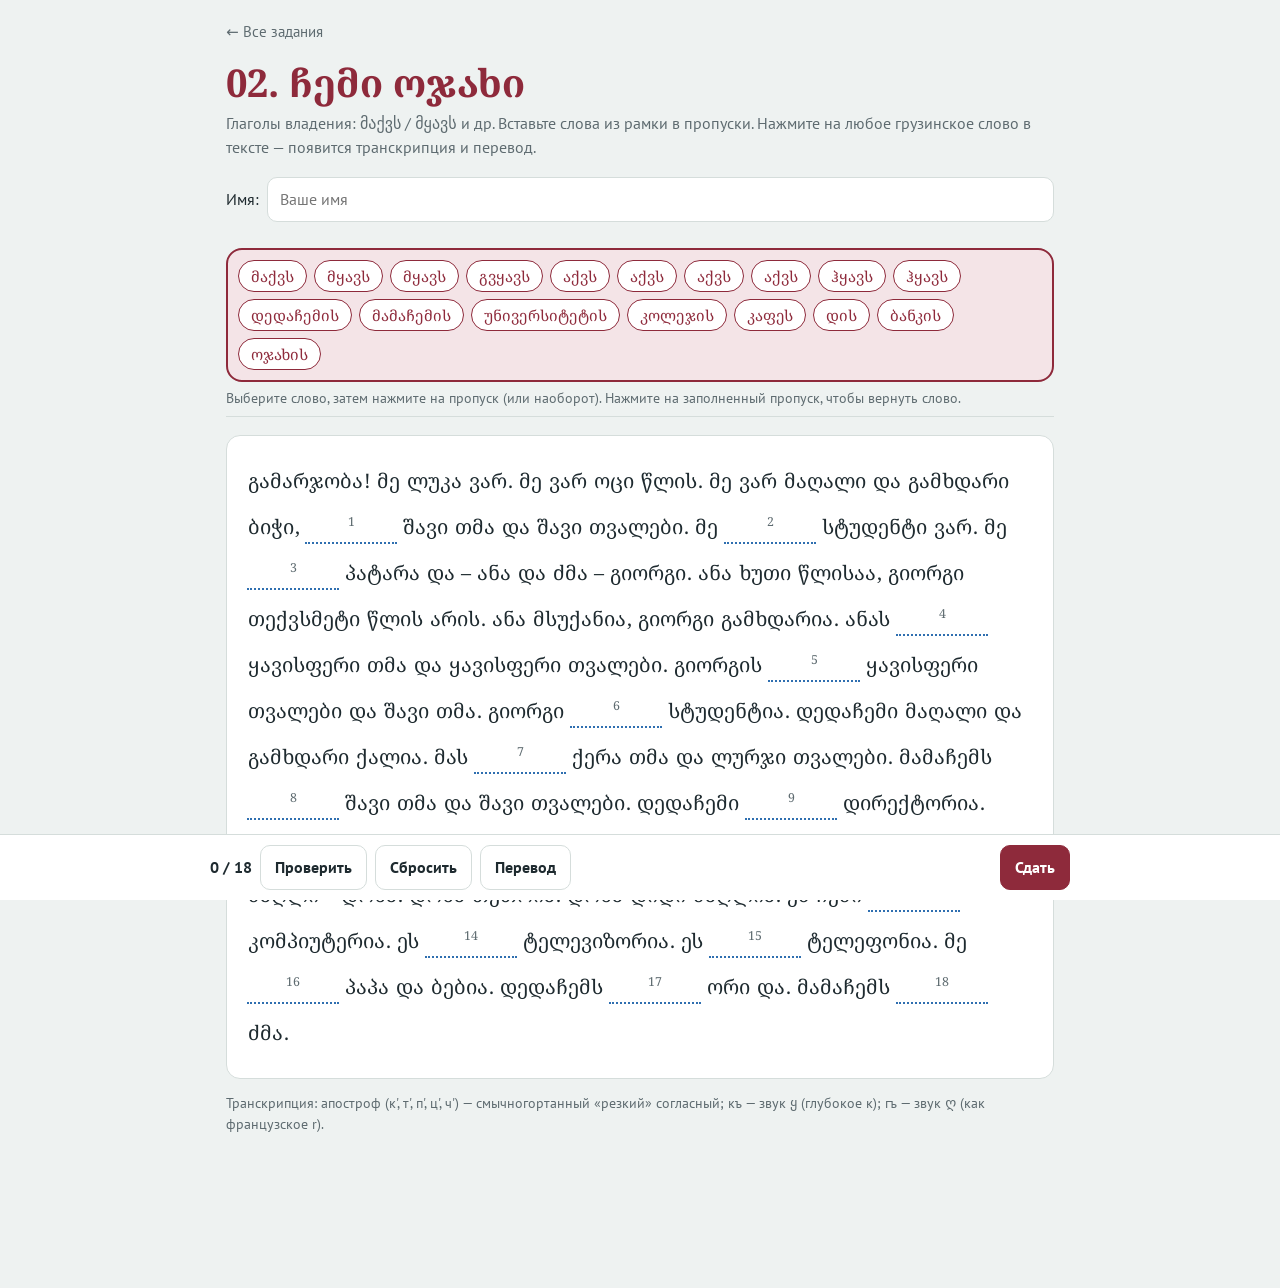
<file: zadaniya/02-chemi-ojakhi.html>
<!DOCTYPE html>
<html lang="ru">
<head>
<meta charset="UTF-8">
<meta name="viewport" content="width=device-width, initial-scale=1, viewport-fit=cover">
<title>ჩემი ოჯახი — Задания</title>
<link rel="preconnect" href="https://fonts.googleapis.com">
<link rel="preconnect" href="https://fonts.gstatic.com" crossorigin>
<link href="https://fonts.googleapis.com/css2?family=Noto+Serif+Georgian:wght@400;600;700&family=PT+Sans:wght@400;700&display=swap" rel="stylesheet">
<style>
:root{
  box-sizing:border-box;
  padding-top:env(safe-area-inset-top,0px);
  padding-bottom:env(safe-area-inset-bottom,0px);
  --bg:#EEF2F1; --paper:#FFFFFF; --ink:#1E2A2F; --muted:#5E6B70;
  --wine:#8E2A3B; --wine-soft:#F4E4E7; --blank:#2F6FB0; --blank-soft:#E6EFF8;
  --ok:#2E7D4F; --ok-soft:#E3F2E8; --bad:#C0392B; --bad-soft:#FBE5E2;
  --line:#D5DDDB; --pop:#1E2A2F; --pop-ink:#FFFFFF;
}
@media (prefers-color-scheme:dark){
  :root:not([data-theme="light"]){
    --bg:#141A1C; --paper:#1D2528; --ink:#E7ECEB; --muted:#9AA7AB;
    --wine:#E07A8C; --wine-soft:#3A2228; --blank:#7AB2EA; --blank-soft:#1F3042;
    --ok:#6BC98F; --ok-soft:#1C3325; --bad:#F08476; --bad-soft:#3C2220;
    --line:#33403F; --pop:#F1F4F3; --pop-ink:#141A1C;
  }
}
:root[data-theme="dark"]{
  --bg:#141A1C; --paper:#1D2528; --ink:#E7ECEB; --muted:#9AA7AB;
  --wine:#E07A8C; --wine-soft:#3A2228; --blank:#7AB2EA; --blank-soft:#1F3042;
  --ok:#6BC98F; --ok-soft:#1C3325; --bad:#F08476; --bad-soft:#3C2220;
  --line:#33403F; --pop:#F1F4F3; --pop-ink:#141A1C;
}
html{scroll-padding-top:env(safe-area-inset-top,0px)}
*,*::before,*::after{box-sizing:inherit}
body{margin:0;background:var(--bg);color:var(--ink);font-family:"PT Sans",system-ui,sans-serif;font-size:16px;line-height:1.45}
.ka{font-family:"Noto Serif Georgian","Sylfaen","DejaVu Sans",serif}
main{max-width:860px;margin:0 auto;padding:20px 16px 140px}
.back{display:inline-block;margin-bottom:4px;color:var(--muted);text-decoration:none;font-size:15px}
.back:hover{color:var(--wine)}
h1{font-family:"Noto Serif Georgian",serif;font-weight:700;font-size:clamp(1.7rem,5vw,2.4rem);margin:8px 0 2px;color:var(--wine)}
.sub{color:var(--muted);margin:0 0 18px}
.name{display:flex;gap:8px;align-items:center;margin-bottom:16px}
.name input{flex:1;min-width:0;font:inherit;padding:10px 12px;border:1.5px solid var(--line);border-radius:10px;background:var(--paper);color:var(--ink)}
.name input:focus-visible{outline:2px solid var(--blank);outline-offset:1px}
.pool-wrap{position:sticky;top:env(safe-area-inset-top,0px);z-index:5;background:var(--bg);padding:10px 0 8px;border-bottom:1px solid var(--line);margin-bottom:18px}
.pool{display:flex;flex-wrap:wrap;gap:7px;background:var(--wine-soft);border:2px solid var(--wine);border-radius:16px;padding:10px}
.chip{font-family:"Noto Serif Georgian",serif;font-size:15px;border:1.5px solid var(--wine);background:var(--paper);color:var(--wine);border-radius:999px;padding:5px 12px;cursor:pointer;touch-action:manipulation;transition:transform .12s}
.chip.sel{background:var(--wine);color:var(--paper);transform:translateY(-2px)}
.chip.used{visibility:hidden;width:0;padding:0;margin:0 -3.5px;border:0}
.chip:focus-visible,.blank:focus-visible,.w:focus-visible{outline:2px solid var(--blank);outline-offset:2px}
.hint{min-height:1.4em;font-size:14px;color:var(--muted);margin-top:6px}
.hint b{color:var(--ink)}
.text{background:var(--paper);border-radius:14px;padding:22px 20px;font-size:clamp(1.05rem,3.6vw,1.25rem);line-height:2.3;border:1px solid var(--line)}
.w{cursor:pointer;border-radius:4px;padding:1px 1px;border-bottom:1px dashed transparent}
.w:hover{background:var(--blank-soft)}
.w.on{background:var(--blank-soft);border-bottom-color:var(--blank)}
.blank{display:inline-block;min-width:92px;text-align:center;border:none;border-bottom:2.5px dotted var(--blank);background:transparent;color:var(--blank);font:inherit;font-family:"Noto Serif Georgian",serif;font-weight:600;padding:0 6px;line-height:1.5;cursor:pointer;border-radius:6px 6px 0 0}
.blank.active{background:var(--blank-soft);border-bottom-style:solid}
.blank.filled{border-bottom-style:solid}
.blank.ok{color:var(--ok);border-color:var(--ok);background:var(--ok-soft)}
.blank.bad{color:var(--bad);border-color:var(--bad);background:var(--bad-soft)}
.blank .n{font-size:.62em;color:var(--muted);font-weight:400;vertical-align:super}
.bar{position:fixed;left:0;right:0;bottom:0;background:var(--paper);border-top:1px solid var(--line);padding:10px 16px;padding-bottom:calc(10px + env(safe-area-inset-bottom,0px));z-index:10}
.bar .in{max-width:860px;margin:0 auto;display:flex;gap:8px;flex-wrap:wrap;align-items:center}
.btn{font:inherit;font-weight:700;border-radius:10px;padding:10px 14px;border:1.5px solid var(--line);background:var(--paper);color:var(--ink);cursor:pointer}
.btn.main{background:var(--wine);border-color:var(--wine);color:#fff;margin-left:auto}
.btn:focus-visible{outline:2px solid var(--blank);outline-offset:2px}
.score{font-weight:700}
.trans{margin-top:16px;background:var(--paper);border:1px solid var(--line);border-radius:14px;padding:16px 20px;display:none}
.trans.show{display:block}
.legend{font-size:14px;color:var(--muted);margin-top:14px}
.pop{position:fixed;z-index:30;max-width:min(300px,calc(100vw - 20px));background:var(--pop);color:var(--pop-ink);border-radius:12px;padding:10px 14px;box-shadow:0 8px 24px rgba(0,0,0,.25);display:none}
.pop.show{display:block}
.pop .k{font-family:"Noto Serif Georgian",serif;font-size:20px;font-weight:700}
.pop .t{opacity:.8;font-size:15px}
.pop .r{font-size:16px;margin-top:3px}
.pop .note{font-size:13px;opacity:.75;margin-top:4px}
.toast{position:fixed;left:50%;bottom:90px;transform:translateX(-50%);background:var(--pop);color:var(--pop-ink);padding:10px 16px;border-radius:10px;display:none;z-index:40;max-width:90vw;text-align:center}
.toast.show{display:block}
@media (prefers-reduced-motion:reduce){.chip{transition:none}}
</style>
</head>
<body>
<main>
  <a class="back" href="./">← Все задания</a>
  <h1>02. ჩემი ოჯახი</h1>
  <p class="sub">Глаголы владения: მაქვს / მყავს и др. Вставьте слова из рамки в пропуски. Нажмите на любое грузинское слово в тексте — появится транскрипция и перевод.</p>

  <label class="name"><span>Имя:</span><input id="name" type="text" placeholder="Ваше имя" autocomplete="name"></label>

  <div class="pool-wrap">
    <div class="pool" id="pool"></div>
    <div class="hint" id="hint">Выберите слово, затем нажмите на пропуск (или наоборот). Нажмите на заполненный пропуск, чтобы вернуть слово.</div>
  </div>

  <div class="text ka" id="text"></div>

  <div class="trans" id="trans"><b>Перевод:</b> Привет! Я Лука. Мне двадцать лет. Я высокий и стройный парень, у меня чёрные волосы и чёрные глаза. Я студент университета. У меня есть младшая сестра — Ана и брат — Гиорги. Ане пять лет, Гиорги шестнадцать. Ана полненькая, Гиорги худой. У Аны каштановые волосы и карие глаза. У Гиорги карие глаза и чёрные волосы. Гиорги — студент колледжа. Моя мама — высокая стройная женщина. У неё светлые волосы и голубые глаза. У моего папы чёрные волосы и чёрные глаза. Моя мама — директор банка. Мой папа — менеджер кафе. Это фото моей семьи. У нас есть собака — Дона. Дона белая. Дона — большая собака. Это компьютер моей сестры. Это телевизор моей мамы. Это телефон моего папы. У меня есть дедушка и бабушка. У моей мамы две сестры. У моего папы есть брат.</div>

  <p class="legend">Транскрипция: апостроф (к', т', п', ц', ч') — смычногортанный «резкий» согласный; къ — звук ყ (глубокое к); гъ — звук ღ (как французское r).</p>
</main>

<div class="bar"><div class="in">
  <span class="score" id="score"></span>
  <button class="btn" id="check">Проверить</button>
  <button class="btn" id="reset">Сбросить</button>
  <button class="btn" id="tr">Перевод</button>
  <button class="btn main" id="submit">Сдать</button>
</div></div>

<div class="pop" id="pop" role="dialog"></div>
<div class="toast" id="toast"></div>

<script>
const POOL = ["მაქვს","მყავს","მყავს","გვყავს","აქვს","აქვს","აქვს","აქვს","ჰყავს","ჰყავს","დედაჩემის","მამაჩემის","უნივერსიტეტის","კოლეჯის","კაფეს","დის","ბანკის","ოჯახის"];

const TEXT = "გამარჯობა! მე ლუკა ვარ. მე ვარ ოცი წლის. მე ვარ მაღალი და გამხდარი ბიჭი, _1_ შავი თმა და შავი თვალები. მე _2_ სტუდენტი ვარ. მე _3_ პატარა და* – ანა და ძმა – გიორგი. ანა ხუთი წლისაა, გიორგი თექვსმეტი წლის არის. ანა მსუქანია, გიორგი გამხდარია. ანას _4_ ყავისფერი თმა და ყავისფერი თვალები. გიორგის _5_ ყავისფერი თვალები და შავი თმა. გიორგი _6_ სტუდენტია. დედაჩემი მაღალი და გამხდარი ქალია. მას _7_ ქერა თმა და ლურჯი თვალები. მამაჩემს _8_ შავი თმა და შავი თვალები. დედაჩემი _9_ დირექტორია. მამაჩემი _10_ მენეჯერია. ეს ჩემი _11_ ფოტოა. ჩვენ _12_ ძაღლი – დონა. დონა თეთრია. დონა დიდი ძაღლია. ეს ჩემი _13_ კომპიუტერია. ეს _14_ ტელევიზორია. ეს _15_ ტელეფონია. მე _16_ პაპა და ბებია. დედაჩემს _17_ ორი და*. მამაჩემს _18_ ძმა.";

const ANSWERS = {1:"მაქვს",2:"უნივერსიტეტის",3:"მყავს",4:"აქვს",5:"აქვს",6:"კოლეჯის",7:"აქვს",8:"აქვს",9:"ბანკის",10:"კაფეს",11:"ოჯახის",12:"გვყავს",13:"დის",14:"დედაჩემის",15:"მამაჩემის",16:"მყავს",17:"ჰყავს",18:"ჰყავს"};
const GROUPS = [[9,10],[14,15]]; // взаимозаменяемые пропуски
const NB = 18;

const HAVE_INAN = "Глагол «иметь» для неодушевлённых (волосы, глаза, вещи).";
const HAVE_AN = "Глагол «иметь» для одушевлённых (люди, животные).";
const DICT = {
 "გამარჯობა":["привет, здравствуйте"],"მე":["я"],"ლუკა":["Лука (имя)"],"ვარ":["(я) есть, являюсь"],
 "ოცი":["двадцать"],"წლის":["лет (о возрасте); род. п. от წელი — год"],"მაღალი":["высокий"],
 "და":["и"],"და*":["сестра","Здесь და — не «и», а «сестра»."],"გამხდარი":["худой, стройный"],"ბიჭი":["парень, мальчик"],
 "შავი":["чёрный"],"თმა":["волосы"],"თვალები":["глаза"],"სტუდენტი":["студент"],"პატარა":["маленький; младший"],
 "ანა":["Ана (имя)"],"ძმა":["брат"],"გიორგი":["Гиорги (имя)"],"ხუთი":["пять"],"წლისაა":["...лет (есть)","-ა в конце = «есть, является»"],
 "თექვსმეტი":["шестнадцать"],"არის":["есть, является"],"მსუქანია":["полная, толстая (есть)"],"გამხდარია":["худой (есть)"],
 "ანას":["Ане, у Аны (дательный падеж)"],"ყავისფერი":["коричневый, карий (досл. «цвета кофе»)"],"გიორგის":["у Гиорги (дательный падеж)"],
 "სტუდენტია":["студент (является)"],"დედაჩემი":["моя мама"],"ქალია":["женщина (является)"],"მას":["ему / ей, у него / у неё"],
 "ქერა":["светлый, белокурый"],"ლურჯი":["синий, голубой"],"მამაჩემს":["моему папе, у моего папы"],"დირექტორია":["директор (является)"],
 "მამაჩემი":["мой папа"],"მენეჯერია":["менеджер (является)"],"ეს":["это"],"ჩემი":["мой, моя"],"ფოტოა":["фото (является)"],
 "ჩვენ":["мы"],"ძაღლი":["собака"],"დონა":["Дона (кличка)"],"თეთრია":["белая (есть)"],"დიდი":["большой"],"ძაღლია":["собака (является)"],
 "კომპიუტერია":["компьютер (является)"],"ტელევიზორია":["телевизор (является)"],"ტელეფონია":["телефон (является)"],
 "პაპა":["дедушка"],"ბებია":["бабушка"],"დედაჩემს":["моей маме, у моей мамы"],"ორი":["два"],
 "მაქვს":["у меня есть",HAVE_INAN],"მყავს":["у меня есть",HAVE_AN],"გვყავს":["у нас есть",HAVE_AN],
 "აქვს":["у него / у неё есть",HAVE_INAN],"ჰყავს":["у него / у неё есть",HAVE_AN],
 "დედაჩემის":["моей мамы (родительный падеж)"],"მამაჩემის":["моего папы (родительный падеж)"],
 "უნივერსიტეტის":["университета (родительный падеж)"],"კოლეჯის":["колледжа (родительный падеж)"],
 "კაფეს":["кафе (родительный падеж)"],"დის":["сестры (родительный падеж)"],"ბანკის":["банка (родительный падеж)"],"ოჯახის":["семьи (родительный падеж)"]
};

const MAP = {"ა":"а","ბ":"б","გ":"г","დ":"д","ე":"е","ვ":"в","ზ":"з","თ":"т","ი":"и","კ":"к'","ლ":"л","მ":"м","ნ":"н","ო":"о","პ":"п'","ჟ":"ж","რ":"р","ს":"с","ტ":"т'","უ":"у","ფ":"п","ქ":"к","ღ":"гъ","ყ":"къ","შ":"ш","ჩ":"ч","ც":"ц","ძ":"дз","წ":"ц'","ჭ":"ч'","ხ":"х","ჯ":"дж","ჰ":"х"};
function translit(w){let s="";[...w].forEach((c,i)=>{s+=(c==="ე"&&i===0)?"э":(MAP[c]||c)});return s}

const $=id=>document.getElementById(id);
const poolEl=$("pool"),textEl=$("text"),hint=$("hint"),pop=$("pop");
let chips=[], fill={}, selChip=null, activeBlank=null, checked=false;

function buildPool(){
  poolEl.innerHTML="";
  chips=POOL.map((w,i)=>{
    const b=document.createElement("button");
    b.className="chip";b.textContent=w;b.dataset.i=i;b.type="button";
    b.draggable=true;
    b.addEventListener("click",()=>onChip(i));
    b.addEventListener("dragstart",e=>{e.dataTransfer.setData("text/plain",i)});
    poolEl.appendChild(b);
    return {w,el:b,used:null};
  });
}

function buildText(){
  const parts=TEXT.split(/(_\d+_|[\u10D0-\u10FF]+\*?)/);
  parts.forEach(p=>{
    if(!p)return;
    let m=p.match(/^_(\d+)_$/);
    if(m){
      const n=+m[1];const b=document.createElement("button");
      b.type="button";b.className="blank";b.dataset.n=n;
      b.addEventListener("click",()=>onBlank(n));
      b.addEventListener("dragover",e=>e.preventDefault());
      b.addEventListener("drop",e=>{e.preventDefault();const i=+e.dataTransfer.getData("text/plain");place(i,n)});
      textEl.appendChild(b);return;
    }
    if(/^[\u10D0-\u10FF]/.test(p)){
      const s=document.createElement("span");
      s.className="w";s.tabIndex=0;s.textContent=p.replace("*","");s.dataset.k=p;
      s.addEventListener("click",e=>{e.stopPropagation();showPop(p,s)});
      s.addEventListener("keydown",e=>{if(e.key==="Enter"){e.stopPropagation();showPop(p,s)}});
      textEl.appendChild(s);return;
    }
    textEl.appendChild(document.createTextNode(p));
  });
}

function renderBlank(n){
  const b=textEl.querySelector(`.blank[data-n="${n}"]`);
  const ci=fill[n];
  b.classList.toggle("filled",ci!=null);
  b.classList.toggle("active",activeBlank===n);
  b.classList.remove("ok","bad");
  b.innerHTML=ci!=null?chips[ci].w:`<span class="n">${n}</span>`;
}
function renderAll(){
  for(let n=1;n<=NB;n++)renderBlank(n);
  chips.forEach((c,i)=>{c.el.classList.toggle("used",c.used!=null);c.el.classList.toggle("sel",selChip===i)});
  const f=Object.values(fill).filter(v=>v!=null).length;
  $("score").textContent=checked?$("score").textContent:`${f} / ${NB}`;
}

function setHint(i){
  if(i==null){hint.innerHTML="Выберите слово, затем нажмите на пропуск (или наоборот). Нажмите на заполненный пропуск, чтобы вернуть слово.";return}
  const w=chips[i].w,d=DICT[w]||[""];
  hint.innerHTML=`<b class="ka">${w}</b> [${translit(w)}] — ${d[0]}${d[1]?". "+d[1]:""}`;
}

function onChip(i){
  hidePop();
  if(activeBlank!=null){place(i,activeBlank);return}
  selChip=selChip===i?null:i;setHint(selChip);renderAll();
}
function onBlank(n){
  hidePop();
  if(selChip!=null){place(selChip,n);return}
  if(fill[n]!=null){chips[fill[n]].used=null;fill[n]=null;activeBlank=n;uncheck();renderAll();return}
  activeBlank=activeBlank===n?null:n;renderAll();
}
function place(i,n){
  if(fill[n]!=null)chips[fill[n]].used=null;
  if(chips[i].used!=null)fill[chips[i].used]=null;
  fill[n]=i;chips[i].used=n;selChip=null;setHint(null);
  activeBlank=null;
  for(let k=n+1;k<=NB;k++)if(fill[k]==null){activeBlank=k;break}
  uncheck();renderAll();
}
function uncheck(){checked=false}

function evaluate(){
  const res={};
  for(let n=1;n<=NB;n++){
    const w=fill[n]!=null?chips[fill[n]].w:null;
    const g=GROUPS.find(g=>g.includes(n));
    res[n]=w==null?null:(g?g.map(x=>ANSWERS[x]).includes(w):w===ANSWERS[n]);
  }
  return res;
}
function doCheck(){
  const r=evaluate();let ok=0;
  for(let n=1;n<=NB;n++){
    const b=textEl.querySelector(`.blank[data-n="${n}"]`);
    if(r[n]===true){b.classList.add("ok");ok++}else if(r[n]===false)b.classList.add("bad");
  }
  checked=true;$("score").textContent=`Верно: ${ok} / ${NB}`;
  return {r,ok};
}

function showPop(k,el){
  const w=k.replace("*",""),d=DICT[k]||DICT[w]||["—"];
  textEl.querySelectorAll(".w.on").forEach(x=>x.classList.remove("on"));el.classList.add("on");
  pop.innerHTML=`<div class="k">${w}</div><div class="t">[${translit(w)}]</div><div class="r">${d[0]}</div>${d[1]?`<div class="note">${d[1]}</div>`:""}`;
  pop.classList.add("show");
  const r=el.getBoundingClientRect(),p=pop.getBoundingClientRect();
  let x=r.left+r.width/2-p.width/2;x=Math.max(10,Math.min(x,innerWidth-p.width-10));
  let y=r.top-p.height-8;if(y<10)y=r.bottom+8;
  pop.style.left=x+"px";pop.style.top=y+"px";
}
function hidePop(){pop.classList.remove("show");textEl.querySelectorAll(".w.on").forEach(x=>x.classList.remove("on"))}
document.addEventListener("click",e=>{if(!pop.contains(e.target)&&!e.target.classList.contains("w"))hidePop()});
addEventListener("scroll",hidePop,{passive:true});

function toast(t){const el=$("toast");el.textContent=t;el.classList.add("show");clearTimeout(toast.t);toast.t=setTimeout(()=>el.classList.remove("show"),3000)}

$("check").onclick=doCheck;
$("reset").onclick=()=>{fill={};chips.forEach(c=>c.used=null);selChip=null;activeBlank=null;checked=false;setHint(null);renderAll()};
$("tr").onclick=()=>$("trans").classList.toggle("show");

/* ---------- PNG ---------- */
async function makePNG(res,ok){
  const KA='"Noto Serif Georgian", Sylfaen, serif', RU='"PT Sans", sans-serif';
  try{await Promise.all([document.fonts.load(`28px ${KA}`,"ა"),document.fonts.load(`700 28px ${KA}`,"ა"),document.fonts.load(`20px ${RU}`,"Я")])}catch(e){}
  const W=1400,PAD=70,LH=62,FS=30;
  const c=document.createElement("canvas"),x=c.getContext("2d");
  // собрать токены
  const toks=[];
  TEXT.split(/(_\d+_)/).forEach(p=>{
    const m=p.match(/^_(\d+)_$/);
    if(m){const n=+m[1];toks.push({blank:n,t:fill[n]!=null?chips[fill[n]].w:"…………",st:res[n]});}
    else p.replace(/\*/g,"").split(/(\s+)/).forEach(s=>{if(s)toks.push({t:s})});
  });
  // раскладка
  const lines=[[]];let cx=0;const maxW=W-PAD*2;
  function wOf(tk){x.font=(tk.blank?"700 ":"")+FS+"px "+KA;return x.measureText(tk.t).width+(tk.blank?24:0)}
  toks.forEach(tk=>{
    const ws=/^\s+$/.test(tk.t);const w=ws?x.measureText(" ").width*1.2:wOf(tk);
    if(ws&&cx===0)return;
    if(!ws&&cx+w>maxW&&cx>0){lines.push([]);cx=0}
    lines[lines.length-1].push({...tk,w,ws});cx+=w;
  });
  const top=250,H=top+lines.length*LH+110;
  c.width=W;c.height=H;
  x.fillStyle="#FFFFFF";x.fillRect(0,0,W,H);
  x.fillStyle="#8E2A3B";x.fillRect(0,0,W,12);
  x.textBaseline="alphabetic";
  x.fillStyle="#8E2A3B";x.font="700 44px "+KA;x.fillText("ჩემი ოჯახი",PAD,95);
  x.fillStyle="#1E2A2F";x.font="26px "+RU;
  const nm=$("name").value.trim()||"—";
  const d=new Date();const ds=d.toLocaleDateString("ru-RU")+" "+d.toLocaleTimeString("ru-RU",{hour:"2-digit",minute:"2-digit"});
  x.fillText("Ученик: "+nm,PAD,145);
  x.fillStyle="#5E6B70";x.fillText("Сдано: "+ds,PAD,183);
  x.fillStyle=ok===NB?"#2E7D4F":"#1E2A2F";x.font="700 30px "+RU;
  const sc=`Результат: ${ok} / ${NB}`;x.fillText(sc,W-PAD-x.measureText(sc).width,145);
  x.fillStyle="#D5DDDB";x.fillRect(PAD,208,W-PAD*2,2);
  lines.forEach((ln,li)=>{
    let px=PAD;const y=top+li*LH+30;
    ln.forEach(tk=>{
      if(tk.ws){px+=tk.w;return}
      if(tk.blank){
        const col=tk.st===true?"#2E7D4F":tk.st===false?"#C0392B":"#2F6FB0";
        const bg=tk.st===true?"#E3F2E8":tk.st===false?"#FBE5E2":"#E6EFF8";
        x.fillStyle=bg;x.fillRect(px,y-FS-8,tk.w,FS+22);
        x.fillStyle=col;x.fillRect(px,y+12,tk.w,3);
        x.font="700 "+FS+"px "+KA;x.fillText(tk.t,px+12,y);
        if(tk.st===false){x.font="18px "+RU;x.fillStyle="#C0392B";x.fillText("✗",px+tk.w-14,y-FS+4)}
      }else{x.fillStyle="#1E2A2F";x.font=FS+"px "+KA;x.fillText(tk.t,px,y)}
      px+=tk.w;
    });
  });
  return await new Promise(r=>c.toBlob(r,"image/png"));
}

$("submit").onclick=async()=>{
  const {r,ok}=doCheck();
  const empty=Object.values(r).filter(v=>v===null).length;
  const blob=await makePNG(r,ok);
  const nm=($("name").value.trim()||"zadanie").replace(/[^\p{L}\p{N}_-]+/gu,"_");
  const fn=`chemi_ojakhi_${nm}.png`;
  const a=document.createElement("a");a.href=URL.createObjectURL(blob);a.download=fn;document.body.appendChild(a);a.click();a.remove();
  toast(`Сохранено: ${fn}`+(empty?` (пустых пропусков: ${empty})`:""));
};

buildPool();buildText();renderAll();
</script>
</body>
</html>
</file>
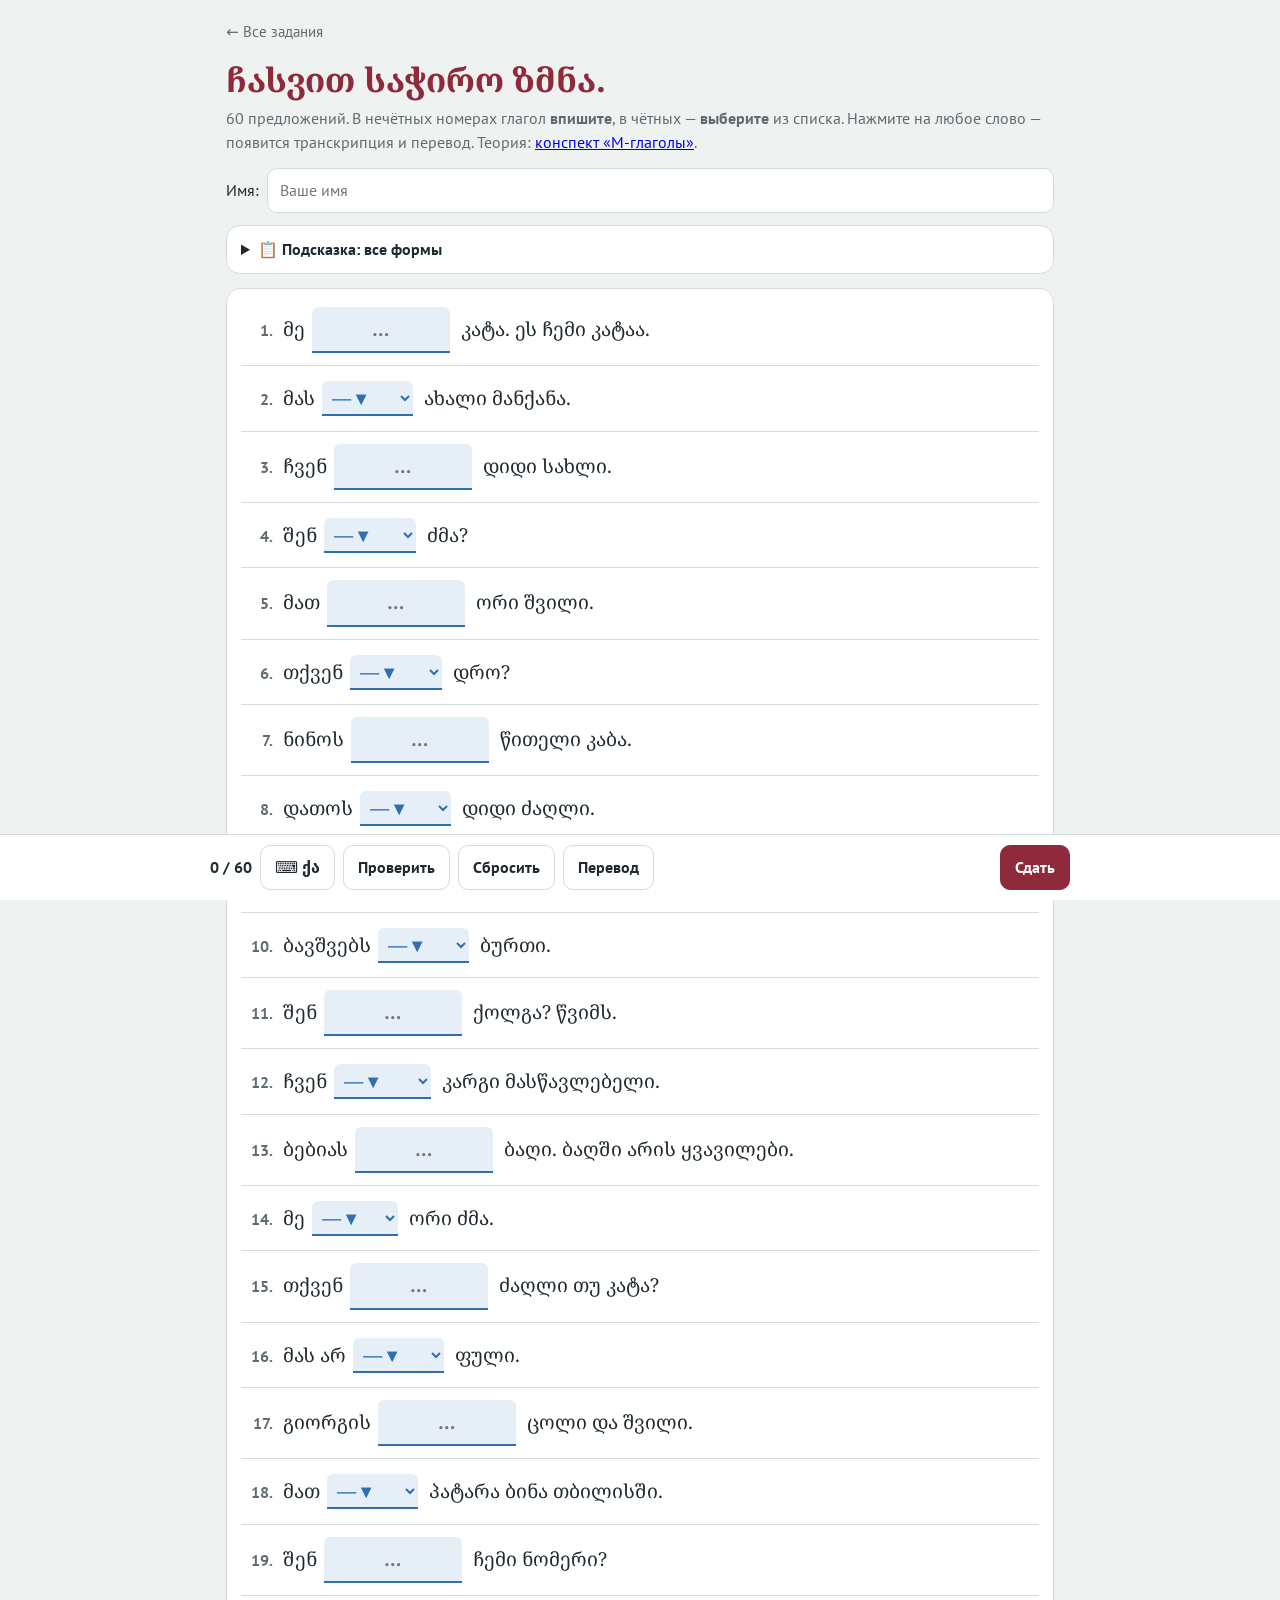
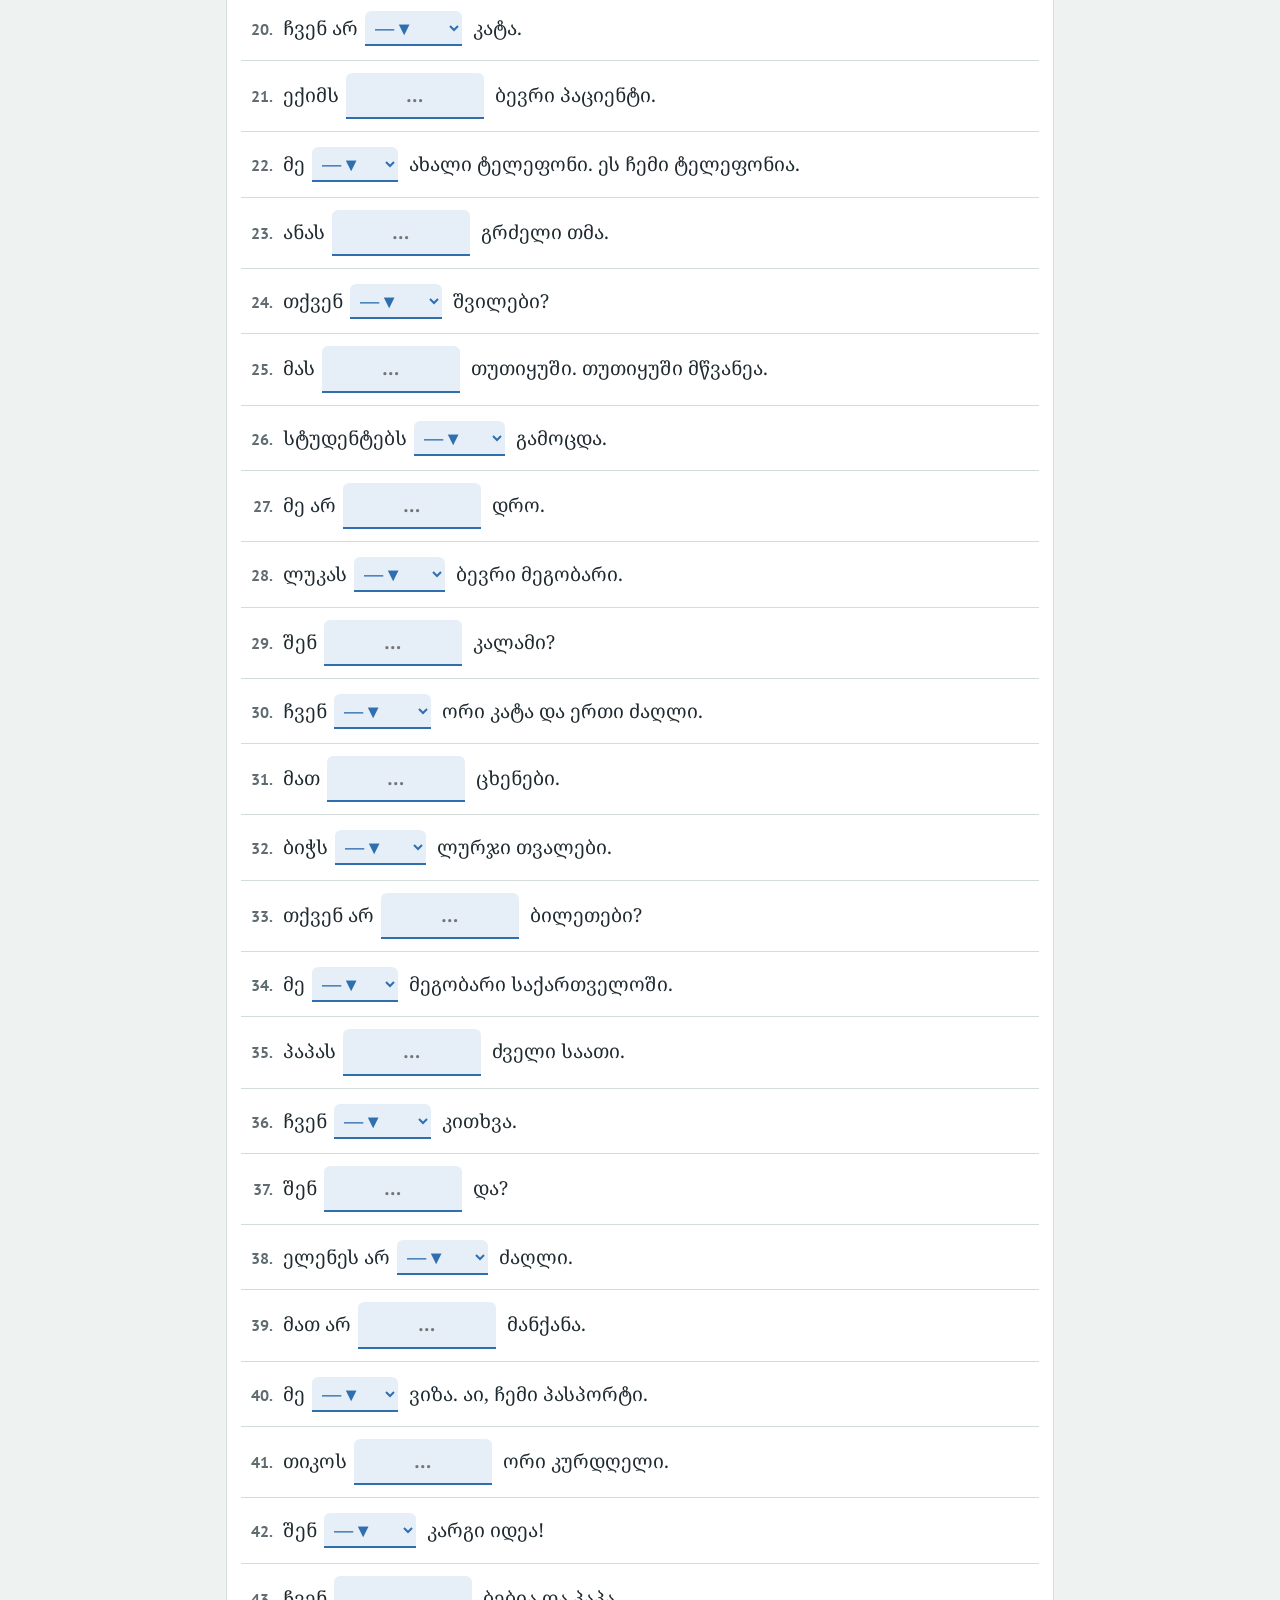
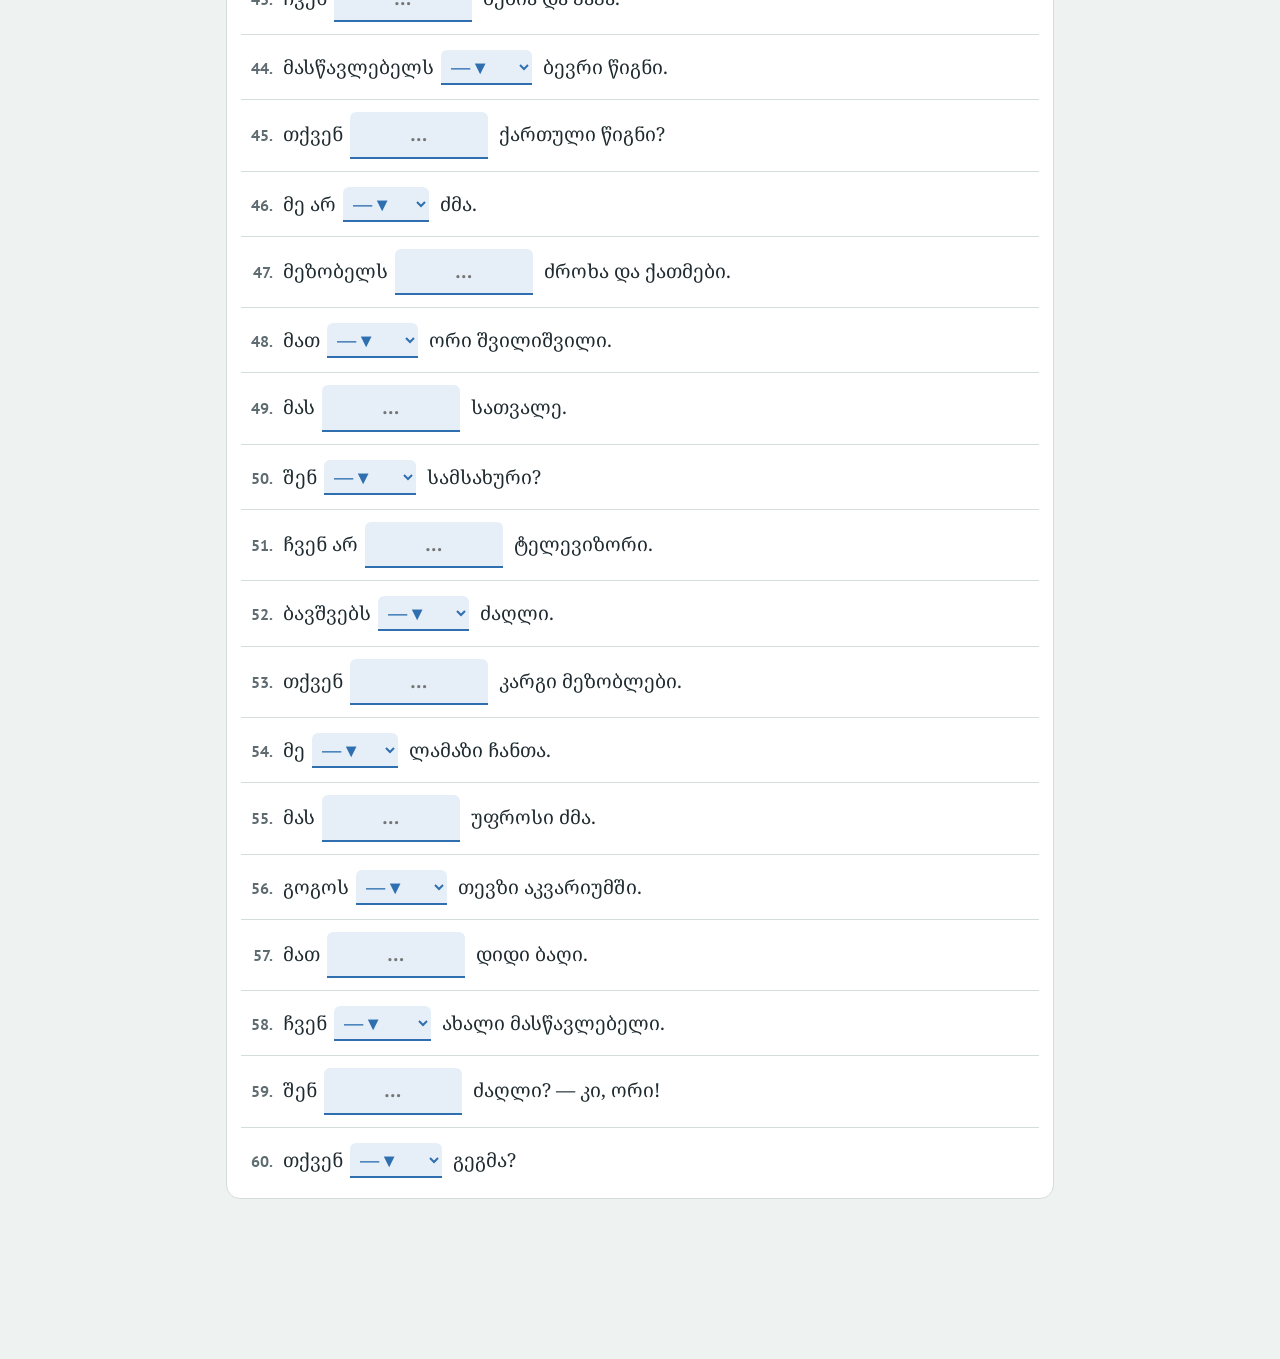
<file: zadaniya/03-maqvs-myavs-60.html>
<!DOCTYPE html>
<html lang="ru">
<head>
<meta charset="UTF-8">
<meta name="viewport" content="width=device-width, initial-scale=1, viewport-fit=cover">
<title>მაქვს / მყავს — 60 предложений — Задания</title>
<link rel="preconnect" href="https://fonts.googleapis.com">
<link rel="preconnect" href="https://fonts.gstatic.com" crossorigin>
<link href="https://fonts.googleapis.com/css2?family=Noto+Serif+Georgian:wght@400;600;700&family=PT+Sans:wght@400;700&display=swap" rel="stylesheet">
<style>
:root{
  box-sizing:border-box;
  padding-top:env(safe-area-inset-top,0px);padding-bottom:env(safe-area-inset-bottom,0px);
  --bg:#EEF2F1;--paper:#FFF;--ink:#1E2A2F;--muted:#5E6B70;--line:#D5DDDB;--soft:#F5F7F6;
  --wine:#8E2A3B;--wine-soft:#F4E4E7;--blue:#2F6FB0;--blue-soft:#E6EFF8;
  --ok:#2E7D4F;--ok-soft:#E3F2E8;--bad:#C0392B;--bad-soft:#FBE5E2;--pop:#1E2A2F;--pop-ink:#FFF;
}
@media (prefers-color-scheme:dark){:root:not([data-theme="light"]){
  --bg:#141A1C;--paper:#1D2528;--ink:#E7ECEB;--muted:#9AA7AB;--line:#33403F;--soft:#232D30;
  --wine:#E07A8C;--wine-soft:#3A2228;--blue:#7AB2EA;--blue-soft:#1F3042;
  --ok:#6BC98F;--ok-soft:#1C3325;--bad:#F08476;--bad-soft:#3C2220;--pop:#F1F4F3;--pop-ink:#141A1C;}}
:root[data-theme="dark"]{
  --bg:#141A1C;--paper:#1D2528;--ink:#E7ECEB;--muted:#9AA7AB;--line:#33403F;--soft:#232D30;
  --wine:#E07A8C;--wine-soft:#3A2228;--blue:#7AB2EA;--blue-soft:#1F3042;
  --ok:#6BC98F;--ok-soft:#1C3325;--bad:#F08476;--bad-soft:#3C2220;--pop:#F1F4F3;--pop-ink:#141A1C;}
html{scroll-padding-top:env(safe-area-inset-top,0px)}
*,*::before,*::after{box-sizing:inherit}
body{margin:0;background:var(--bg);color:var(--ink);font-family:"PT Sans",system-ui,sans-serif;font-size:16px;line-height:1.45}
.ka{font-family:"Noto Serif Georgian",Sylfaen,serif}
main{max-width:860px;margin:0 auto;padding:20px 16px 160px}
h1{font-family:"Noto Serif Georgian",serif;font-weight:700;font-size:clamp(1.5rem,4.6vw,2.1rem);margin:8px 0 2px;color:var(--wine)}
.sub{color:var(--muted);margin:4px 0 14px}
.name{display:flex;gap:8px;align-items:center;margin-bottom:12px}
.name input{flex:1;min-width:0;font:inherit;padding:10px 12px;border:1.5px solid var(--line);border-radius:10px;background:var(--paper);color:var(--ink)}
.tools{display:flex;flex-wrap:wrap;gap:8px;margin-bottom:12px}
details.ref{background:var(--paper);border:1px solid var(--line);border-radius:14px;margin-bottom:14px}
details.ref summary{cursor:pointer;padding:12px 14px;font-weight:700}
details.ref .in{padding:0 14px 14px}
.reft{width:100%;border-collapse:collapse;font-size:.95rem}
.reft td,.reft th{padding:6px 6px;border-top:1px solid var(--line);text-align:left}
.reft th{border-top:0;color:var(--muted);font-size:.8rem;text-transform:uppercase}
.reft .ka{font-weight:700;font-size:1.05rem}
.list{background:var(--paper);border:1px solid var(--line);border-radius:14px;padding:6px 14px}
.it{display:flex;gap:10px;padding:12px 0;border-top:1px solid var(--line);align-items:baseline}
.it:first-child{border-top:0}
.num{flex:none;width:2em;text-align:right;color:var(--muted);font-weight:700}
.txt{font-size:clamp(1.05rem,3.4vw,1.2rem);line-height:2.1}
.ru{display:none;font-family:"PT Sans",sans-serif;font-size:.85rem;color:var(--muted);line-height:1.35}
body.showtr .ru{display:block}
.w{cursor:pointer;border-radius:4px;border-bottom:1px dashed transparent}
.w:hover{background:var(--blue-soft)}
.w.on{background:var(--blue-soft);border-bottom-color:var(--blue)}
.w:focus-visible{outline:2px solid var(--blue);outline-offset:2px}
.gap{font:inherit;font-family:"Noto Serif Georgian",serif;font-weight:700;color:var(--blue);background:var(--blue-soft);border:0;border-bottom:2.5px solid var(--blue);border-radius:6px 6px 0 0;padding:2px 6px;margin:0 2px}
input.gap{width:7.2em;text-align:center}
select.gap{padding-right:4px;cursor:pointer}
.gap:focus{outline:2px solid var(--blue);outline-offset:1px}
.gap.ok{color:var(--ok);background:var(--ok-soft);border-color:var(--ok)}
.gap.bad{color:var(--bad);background:var(--bad-soft);border-color:var(--bad)}
.fix{font-family:"Noto Serif Georgian",serif;color:var(--ok);font-weight:700;font-size:.9em;margin-left:4px}
.tag{font-size:.7rem;color:var(--muted);vertical-align:super;margin-left:2px}
.bar{position:fixed;left:0;right:0;bottom:0;background:var(--paper);border-top:1px solid var(--line);padding:10px 16px;padding-bottom:calc(10px + env(safe-area-inset-bottom,0px));z-index:10}
.bar .in{max-width:860px;margin:0 auto;display:flex;gap:8px;flex-wrap:wrap;align-items:center}
.btn{font:inherit;font-weight:700;border-radius:10px;padding:10px 14px;border:1.5px solid var(--line);background:var(--paper);color:var(--ink);cursor:pointer}
.btn.on{border-color:var(--blue);color:var(--blue)}
.btn.main{background:var(--wine);border-color:var(--wine);color:#fff;margin-left:auto}
.btn:focus-visible{outline:2px solid var(--blue);outline-offset:2px}
.score{font-weight:700}
.kb{position:fixed;left:0;right:0;z-index:12;background:var(--soft);border-top:1px solid var(--line);padding:8px 6px;display:none}
.kb.show{display:block}
.kb .r{display:flex;justify-content:center;gap:4px;margin:4px 0}
.kb button{font-family:"Noto Serif Georgian",serif;font-size:1.15rem;flex:1 1 0;max-width:52px;min-width:0;height:44px;border:1px solid var(--line);border-radius:8px;background:var(--paper);color:var(--ink);cursor:pointer;padding:0;touch-action:manipulation}
.kb button.wide{max-width:110px;flex:2 1 0;font-family:"PT Sans",sans-serif;font-size:.95rem}
.pop{position:fixed;z-index:30;max-width:min(300px,calc(100vw - 20px));background:var(--pop);color:var(--pop-ink);border-radius:12px;padding:10px 14px;box-shadow:0 8px 24px rgba(0,0,0,.25);display:none}
.pop.show{display:block}
.pop .k{font-family:"Noto Serif Georgian",serif;font-size:20px;font-weight:700}
.pop .t{opacity:.8;font-size:15px}
.pop .r{font-size:16px;margin-top:3px}
.pop .note{font-size:13px;opacity:.75;margin-top:4px}
.toast{position:fixed;left:50%;bottom:90px;transform:translateX(-50%);background:var(--pop);color:var(--pop-ink);padding:10px 16px;border-radius:10px;display:none;z-index:40;max-width:90vw;text-align:center}
.toast.show{display:block}
.back{display:inline-block;margin-bottom:4px;color:var(--muted);text-decoration:none;font-size:15px}
.back:hover{color:var(--wine)}
</style>
</head>
<body>
<main>
  <a class="back" href="./">← Все задания</a>
  <h1 class="ka" id="title"></h1>
  <p class="sub">60 предложений. В нечётных номерах глагол <b>впишите</b>, в чётных — <b>выберите</b> из списка. Нажмите на любое слово — появится транскрипция и перевод. Теория: <a href="../konspekty/02-m-glagoly.html">конспект «М‑глаголы»</a>.</p>
  <label class="name"><span>Имя:</span><input id="name" type="text" placeholder="Ваше имя" autocomplete="name"></label>

  <details class="ref">
    <summary>📋 Подсказка: все формы</summary>
    <div class="in">
      <table class="reft">
        <tr><th>кому?</th><th>вещь 📦</th><th>живое 🐈</th></tr>
        <tr><td class="ka">მე</td><td class="ka">მაქვს</td><td class="ka">მყავს</td></tr>
        <tr><td class="ka">შენ</td><td class="ka">გაქვს</td><td class="ka">გყავს</td></tr>
        <tr><td class="ka">მას, ნინოს</td><td class="ka">აქვს</td><td class="ka">ჰყავს</td></tr>
        <tr><td class="ka">ჩვენ</td><td class="ka">გვაქვს</td><td class="ka">გვყავს</td></tr>
        <tr><td class="ka">თქვენ</td><td class="ka">გაქვთ</td><td class="ka">გყავთ</td></tr>
        <tr><td class="ka">მათ, ბავშვებს</td><td class="ka">აქვთ</td><td class="ka">ჰყავთ</td></tr>
      </table>
      <p class="sub" style="margin:8px 0 0">Люди и животные → <span class="ka">ყავს</span>. Вещи, части тела, время, идеи → <span class="ka">აქვს</span>. Существительное во мн. ч. на ‑ებს (<span class="ka">ბავშვებს</span>) → форма с ‑თ.</p>
    </div>
  </details>

  <div class="list" id="list"></div>
</main>

<div class="kb" id="kb"></div>
<div class="bar"><div class="in">
  <span class="score" id="score"></span>
  <button class="btn" id="kbBtn" title="Экранная грузинская клавиатура">⌨ ქა</button>
  <button class="btn" id="check">Проверить</button>
  <button class="btn" id="reset">Сбросить</button>
  <button class="btn" id="tr">Перевод</button>
  <button class="btn main" id="submit">Сдать</button>
</div></div>
<div class="pop" id="pop" role="dialog"></div>
<div class="toast" id="toast"></div>

<script>
const TITLE="ჩასვით საჭირო ზმნა.";
const S=[
 ["მე ___ კატა. ეს ჩემი კატაა.","მყავს","У меня есть кошка. Это моя кошка."],
 ["მას ___ ახალი მანქანა.","აქვს","У него новая машина."],
 ["ჩვენ ___ დიდი სახლი.","გვაქვს","У нас большой дом."],
 ["შენ ___ ძმა?","გყავს","У тебя есть брат?"],
 ["მათ ___ ორი შვილი.","ჰყავთ","У них двое детей."],
 ["თქვენ ___ დრო?","გაქვთ","У вас есть время?"],
 ["ნინოს ___ წითელი კაბა.","აქვს","У Нино красное платье."],
 ["დათოს ___ დიდი ძაღლი.","ჰყავს","У Дато большая собака."],
 ["მე არ ___ ველოსიპედი.","მაქვს","У меня нет велосипеда."],
 ["ბავშვებს ___ ბურთი.","აქვთ","У детей есть мяч."],
 ["შენ ___ ქოლგა? წვიმს.","გაქვს","У тебя есть зонт? Идёт дождь."],
 ["ჩვენ ___ კარგი მასწავლებელი.","გვყავს","У нас хороший учитель."],
 ["ბებიას ___ ბაღი. ბაღში არის ყვავილები.","აქვს","У бабушки есть сад. В саду цветы."],
 ["მე ___ ორი ძმა.","მყავს","У меня два брата."],
 ["თქვენ ___ ძაღლი თუ კატა?","გყავთ","У вас собака или кошка?"],
 ["მას არ ___ ფული.","აქვს","У него нет денег."],
 ["გიორგის ___ ცოლი და შვილი.","ჰყავს","У Гиорги есть жена и ребёнок."],
 ["მათ ___ პატარა ბინა თბილისში.","აქვთ","У них маленькая квартира в Тбилиси."],
 ["შენ ___ ჩემი ნომერი?","გაქვს","У тебя есть мой номер?"],
 ["ჩვენ არ ___ კატა.","გვყავს","У нас нет кошки."],
 ["ექიმს ___ ბევრი პაციენტი.","ჰყავს","У врача много пациентов."],
 ["მე ___ ახალი ტელეფონი. ეს ჩემი ტელეფონია.","მაქვს","У меня новый телефон. Это мой телефон."],
 ["ანას ___ გრძელი თმა.","აქვს","У Аны длинные волосы."],
 ["თქვენ ___ შვილები?","გყავთ","У вас есть дети?"],
 ["მას ___ თუთიყუში. თუთიყუში მწვანეა.","ჰყავს","У неё есть попугай. Попугай зелёный."],
 ["სტუდენტებს ___ გამოცდა.","აქვთ","У студентов экзамен."],
 ["მე არ ___ დრო.","მაქვს","У меня нет времени."],
 ["ლუკას ___ ბევრი მეგობარი.","ჰყავს","У Луки много друзей."],
 ["შენ ___ კალამი?","გაქვს","У тебя есть ручка?"],
 ["ჩვენ ___ ორი კატა და ერთი ძაღლი.","გვყავს","У нас две кошки и одна собака."],
 ["მათ ___ ცხენები.","ჰყავთ","У них есть лошади."],
 ["ბიჭს ___ ლურჯი თვალები.","აქვს","У мальчика голубые глаза."],
 ["თქვენ არ ___ ბილეთები?","გაქვთ","У вас нет билетов?"],
 ["მე ___ მეგობარი საქართველოში.","მყავს","У меня есть друг в Грузии."],
 ["პაპას ___ ძველი საათი.","აქვს","У дедушки старые часы."],
 ["ჩვენ ___ კითხვა.","გვაქვს","У нас есть вопрос."],
 ["შენ ___ და*?","გყავს","У тебя есть сестра?"],
 ["ელენეს არ ___ ძაღლი.","ჰყავს","У Элене нет собаки."],
 ["მათ არ ___ მანქანა.","აქვთ","У них нет машины."],
 ["მე ___ ვიზა. აი, ჩემი პასპორტი.","მაქვს","У меня есть виза. Вот мой паспорт."],
 ["თიკოს ___ ორი კურდღელი.","ჰყავს","У Тико два кролика."],
 ["შენ ___ კარგი იდეა!","გაქვს","У тебя хорошая идея!"],
 ["ჩვენ ___ ბებია და პაპა.","გვყავს","У нас есть бабушка и дедушка."],
 ["მასწავლებელს ___ ბევრი წიგნი.","აქვს","У учителя много книг."],
 ["თქვენ ___ ქართული წიგნი?","გაქვთ","У вас есть грузинская книга?"],
 ["მე არ ___ ძმა.","მყავს","У меня нет брата."],
 ["მეზობელს ___ ძროხა და ქათმები.","ჰყავს","У соседа корова и куры."],
 ["მათ ___ ორი შვილიშვილი.","ჰყავთ","У них двое внуков."],
 ["მას ___ სათვალე.","აქვს","У него есть очки."],
 ["შენ ___ სამსახური?","გაქვს","У тебя есть работа?"],
 ["ჩვენ არ ___ ტელევიზორი.","გვაქვს","У нас нет телевизора."],
 ["ბავშვებს ___ ძაღლი.","ჰყავთ","У детей есть собака."],
 ["თქვენ ___ კარგი მეზობლები.","გყავთ","У вас хорошие соседи."],
 ["მე ___ ლამაზი ჩანთა.","მაქვს","У меня красивая сумка."],
 ["მას ___ უფროსი ძმა.","ჰყავს","У него есть старший брат."],
 ["გოგოს ___ თევზი აკვარიუმში.","ჰყავს","У девочки рыбка в аквариуме."],
 ["მათ ___ დიდი ბაღი.","აქვთ","У них большой сад."],
 ["ჩვენ ___ ახალი მასწავლებელი.","გვყავს","У нас новый учитель."],
 ["შენ ___ ძაღლი? — კი, ორი!","გყავს","У тебя есть собака? — Да, две!"],
 ["თქვენ ___ გეგმა?","გაქვთ","У вас есть план?"]
];

const F=[["მაქვს","გაქვს","აქვს","გვაქვს","გაქვთ","აქვთ"],["მყავს","გყავს","ჰყავს","გვყავს","გყავთ","ჰყავთ"]];
const CONF=[2,4,5,0,1,2];
const INAN="Неодушевлённое: вещи, части тела, время, идеи.",AN="Одушевлённое: люди и животные.";
const DICT={
 "ჩასვით":["вставьте"],"საჭირო":["нужный"],"ზმნა":["глагол"],
 "მე":["я; мне"],"შენ":["ты; тебе"],"მას":["ему, ей; у него, у неё","Дательный падеж от ის (он/она)."],"ჩვენ":["мы; нам"],"თქვენ":["вы; вам"],"მათ":["им; у них","Дательный от ისინი (они)."],
 "ნინოს":["у Нино (дат.)"],"დათოს":["у Дато (дат.)"],"გიორგის":["у Гиорги (дат.)"],"ანას":["у Аны (дат.)"],"ლუკას":["у Луки (дат.)"],"ელენეს":["у Элене (дат.)"],"თიკოს":["у Тико (дат.)"],
 "ბავშვებს":["у детей (дат. мн.)","Мн. число → глагол с ‑თ."],"სტუდენტებს":["у студентов (дат. мн.)","Мн. число → глагол с ‑თ."],
 "ბებიას":["у бабушки (дат.)"],"პაპას":["у дедушки (дат.)"],"ექიმს":["у врача (дат.)"],"ბიჭს":["у мальчика (дат.)"],"მასწავლებელს":["у учителя (дат.)"],"მეზობელს":["у соседа (дат.)"],"გოგოს":["у девочки (дат.)"],
 "არ":["не","Отрицание: არ მაქვს — у меня нет."],"ეს":["это; этот"],"ჩემი":["мой, моя"],"აი":["вот"],"კი":["да"],"თუ":["или (в вопросе)"],"და":["и"],"და*":["сестра","Здесь და — «сестра», а не «и»."],"არის":["есть, находится"],
 "კატა":["кошка"],"კატაა":["кошка (есть)","‑ა = «есть, является»"],"ძაღლი":["собака"],"ცხენები":["лошади"],"თუთიყუში":["попугай"],"კურდღელი":["кролик"],"ძროხა":["корова"],"ქათმები":["куры"],"თევზი":["рыба, рыбка"],
 "ძმა":["брат"],"შვილი":["ребёнок (сын/дочь)"],"შვილები":["дети (сыновья/дочери)"],"ცოლი":["жена"],"მეგობარი":["друг, подруга"],"მასწავლებელი":["учитель"],"პაციენტი":["пациент"],"ბებია":["бабушка"],"პაპა":["дедушка"],"შვილიშვილი":["внук, внучка"],"მეზობლები":["соседи"],
 "მანქანა":["машина"],"სახლი":["дом"],"დრო":["время"],"კაბა":["платье"],"ველოსიპედი":["велосипед"],"ბურთი":["мяч"],"ქოლგა":["зонт"],"ბაღი":["сад"],"ბაღში":["в саду"],"ყვავილები":["цветы"],"ფული":["деньги"],
 "ბინა":["квартира"],"თბილისში":["в Тбилиси"],"ნომერი":["номер"],"ტელეფონი":["телефон"],"ტელეფონია":["телефон (есть)"],"თმა":["волосы"],"თვალები":["глаза"],"გამოცდა":["экзамен"],"კალამი":["ручка"],
 "ბილეთები":["билеты"],"საქართველოში":["в Грузии"],"საათი":["часы"],"კითხვა":["вопрос"],"ვიზა":["виза"],"პასპორტი":["паспорт"],"იდეა":["идея"],"წიგნი":["книга"],"სათვალე":["очки"],"სამსახური":["работа (место работы)"],
 "ტელევიზორი":["телевизор"],"ჩანთა":["сумка"],"აკვარიუმში":["в аквариуме"],"გეგმა":["план"],
 "ახალი":["новый"],"დიდი":["большой"],"ორი":["два"],"ერთი":["один"],"წითელი":["красный"],"კარგი":["хороший"],"პატარა":["маленький"],"ბევრი":["много"],"გრძელი":["длинный"],"მწვანეა":["зелёный (есть)"],
 "ლურჯი":["голубой, синий"],"ძველი":["старый"],"ქართული":["грузинский"],"ლამაზი":["красивый"],"უფროსი":["старший"],"წვიმს":["идёт дождь"],
 "მაქვს":["у меня есть",INAN],"გაქვს":["у тебя есть",INAN],"აქვს":["у него / неё есть",INAN],"გვაქვს":["у нас есть",INAN],"გაქვთ":["у вас есть",INAN],"აქვთ":["у них есть",INAN],
 "მყავს":["у меня есть",AN],"გყავს":["у тебя есть",AN],"ჰყავს":["у него / неё есть",AN],"გვყავს":["у нас есть",AN],"გყავთ":["у вас есть",AN],"ჰყავთ":["у них есть",AN]
};
const MAP={"ა":"а","ბ":"б","გ":"г","დ":"д","ე":"е","ვ":"в","ზ":"з","თ":"т","ი":"и","კ":"к'","ლ":"л","მ":"м","ნ":"н","ო":"о","პ":"п'","ჟ":"ж","რ":"р","ს":"с","ტ":"т'","უ":"у","ფ":"п","ქ":"к","ღ":"гъ","ყ":"къ","შ":"ш","ჩ":"ч","ც":"ц","ძ":"дз","წ":"ц'","ჭ":"ч'","ხ":"х","ჯ":"дж","ჰ":"х"};
const tl=w=>[...w].map((c,i)=>c==="ე"&&i===0?"э":(MAP[c]||c)).join("");

const $=id=>document.getElementById(id),pop=$("pop");
function words(str,parent){
  str.split(/([\u10D0-\u10FF]+\*?)/).forEach(p=>{
    if(!p)return;
    if(/^[\u10D0-\u10FF]/.test(p)){
      const s=document.createElement("span");s.className="w";s.tabIndex=0;s.textContent=p.replace("*","");
      s.addEventListener("click",e=>{e.stopPropagation();showPop(p,s)});
      s.addEventListener("keydown",e=>{if(e.key==="Enter"){e.stopPropagation();showPop(p,s)}});
      parent.appendChild(s);
    }else parent.appendChild(document.createTextNode(p));
  });
}
function showPop(k,el){
  const w=k.replace("*",""),d=DICT[k]||DICT[w]||["—"];
  document.querySelectorAll(".w.on").forEach(x=>x.classList.remove("on"));el.classList.add("on");
  pop.innerHTML=`<div class="k">${w}</div><div class="t">[${tl(w)}]</div><div class="r">${d[0]}</div>${d[1]?`<div class="note">${d[1]}</div>`:""}`;
  pop.classList.add("show");
  const r=el.getBoundingClientRect(),p=pop.getBoundingClientRect();
  let x=r.left+r.width/2-p.width/2;x=Math.max(10,Math.min(x,innerWidth-p.width-10));
  let y=r.top-p.height-8;if(y<10)y=r.bottom+8;
  pop.style.left=x+"px";pop.style.top=y+"px";
}
function hidePop(){pop.classList.remove("show");document.querySelectorAll(".w.on").forEach(x=>x.classList.remove("on"))}
document.addEventListener("click",e=>{if(!pop.contains(e.target))hidePop()});
addEventListener("scroll",hidePop,{passive:true});

function seeded(n){let x=n*9301+49297;return()=>((x=(x*9301+49297)%233280)/233280)}
function options(ans,i){
  const A=F[1].includes(ans)?1:0,P=F[A].indexOf(ans),c=CONF[P];
  const o=[F[A][P],F[1-A][P],F[A][c],F[1-A][c]],r=seeded(i+7);
  for(let k=o.length-1;k>0;k--){const j=Math.floor(r()*(k+1));[o[k],o[j]]=[o[j],o[k]]}
  return o;
}

words(TITLE,$("title"));
const gaps=[];let lastInput=null,checked=false;
S.forEach(([ka,ans,ru],i)=>{
  const it=document.createElement("div");it.className="it";
  it.innerHTML=`<span class="num">${i+1}.</span>`;
  const box=document.createElement("div");
  const t=document.createElement("div");t.className="txt ka";
  const [a,b]=ka.split("___");
  words(a,t);
  let g;
  if(i%2===0){
    g=document.createElement("input");g.type="text";g.autocomplete="off";g.autocapitalize="off";g.spellcheck=false;g.setAttribute("autocorrect","off");g.className="gap";g.placeholder="…";
    g.addEventListener("input",()=>mark(i,null));
    g.addEventListener("focus",()=>{lastInput=g;placeKb()});
  }else{
    g=document.createElement("select");g.className="gap";
    g.innerHTML=`<option value="">— ▾</option>`+options(ans,i).map(o=>`<option>${o}</option>`).join("");
    g.addEventListener("change",()=>mark(i,null));
  }
  g.setAttribute("aria-label",`Пропуск ${i+1}`);
  t.appendChild(g);
  const fix=document.createElement("span");fix.className="fix";t.appendChild(fix);
  words(b,t);
  box.appendChild(t);
  const r=document.createElement("div");r.className="ru";r.textContent=ru;box.appendChild(r);
  it.appendChild(box);$("list").appendChild(it);
  gaps.push({g,fix,ans});
});
const val=i=>gaps[i].g.value.replace(/\s+/g,"").trim();
function mark(i,st){
  const {g,fix}=gaps[i];g.classList.remove("ok","bad");fix.textContent="";
  if(st===true)g.classList.add("ok");
  if(st===false){g.classList.add("bad");fix.textContent="→ "+gaps[i].ans}
  if(st===null&&checked){checked=false}
  upd();
}
function upd(){
  const done=gaps.filter((_,i)=>val(i)).length;
  $("score").textContent=checked?`Верно: ${okCount()} / ${S.length}`:`${done} / ${S.length}`;
}
const okCount=()=>gaps.reduce((s,x,i)=>s+(val(i)===x.ans?1:0),0);
function doCheck(){
  gaps.forEach((x,i)=>{const v=val(i);x.g.classList.remove("ok","bad");x.fix.textContent="";
    if(v===x.ans)x.g.classList.add("ok");else{x.g.classList.add("bad");x.fix.textContent="→ "+x.ans}});
  checked=true;upd();
}

/* экранная клавиатура */
const KB=[["ქ","წ","ე","რ","ტ","ყ","უ","ი","ო","პ"],["ა","ს","დ","ფ","გ","ჰ","ჯ","კ","ლ"],["ზ","ხ","ც","ვ","ბ","ნ","მ"],["ჭ","ღ","თ","შ","ჟ","ძ","ჩ","⌫"]];
let kbOn=false;
KB.forEach(row=>{const r=document.createElement("div");r.className="r";
  row.forEach(k=>{const b=document.createElement("button");b.type="button";b.textContent=k;if(k==="⌫")b.className="wide";
    b.addEventListener("pointerdown",e=>e.preventDefault());
    b.onclick=()=>{if(!lastInput)return;
      if(k==="⌫")lastInput.value=[...lastInput.value].slice(0,-1).join("");else lastInput.value+=k;
      lastInput.dispatchEvent(new Event("input"));lastInput.focus()};
    r.appendChild(b)});$("kb").appendChild(r)});
function placeKb(){const bar=document.querySelector(".bar");$("kb").style.bottom=bar.offsetHeight+"px";$("kb").classList.toggle("show",kbOn&&!!lastInput)}
$("kbBtn").onclick=()=>{kbOn=!kbOn;$("kbBtn").classList.toggle("on",kbOn);
  gaps.forEach(x=>{if(x.g.tagName==="INPUT"){if(kbOn)x.g.setAttribute("inputmode","none");else x.g.removeAttribute("inputmode")}});
  if(kbOn&&!lastInput){const f=gaps.find(x=>x.g.tagName==="INPUT"&&!x.g.value);if(f){lastInput=f.g;f.g.focus()}}
  placeKb();document.querySelector("main").style.paddingBottom=kbOn?"360px":"160px"};

function toast(t){const el=$("toast");el.textContent=t;el.classList.add("show");clearTimeout(toast.t);toast.t=setTimeout(()=>el.classList.remove("show"),3000)}
$("check").onclick=doCheck;
$("reset").onclick=()=>{gaps.forEach(x=>{x.g.value="";x.g.classList.remove("ok","bad");x.fix.textContent=""});checked=false;upd()};
$("tr").onclick=()=>{document.body.classList.toggle("showtr");$("tr").classList.toggle("on")};

/* ---------- PNG ---------- */
async function makePNG(){
  const KA='"Noto Serif Georgian", Sylfaen, serif',RU='"PT Sans", sans-serif';
  try{await Promise.all([document.fonts.load(`26px ${KA}`,"ა"),document.fonts.load(`700 26px ${KA}`,"ა"),document.fonts.load(`24px ${RU}`,"Я"),document.fonts.load(`700 24px ${RU}`,"Я")])}catch(e){}
  const W=1400,PAD=60,LH=50,FS=26,maxW=W-PAD*2-60;
  const tmp=document.createElement("canvas").getContext("2d");
  // разбить каждое предложение на строки
  const rows=S.map(([ka],i)=>{
    const v=val(i),ok=v===gaps[i].ans,toks=[];
    const [a,b]=ka.replace(/\*/g,"").split("___");
    a.split(/(\s+)/).forEach(s=>s&&toks.push({t:s}));
    toks.push({t:v||"……",gap:true,ok});
    if(!ok)toks.push({t:" ("+gaps[i].ans+")",fix:true});
    b.split(/(\s+)/).forEach(s=>s&&toks.push({t:s}));
    const lines=[[]];let cx=0;
    toks.forEach(tk=>{tmp.font=(tk.gap||tk.fix?"700 ":"")+FS+"px "+KA;
      const ws=/^\s+$/.test(tk.t),w=tmp.measureText(tk.t).width+(tk.gap?20:0);
      if(ws&&cx===0)return;
      if(!ws&&cx+w>maxW&&cx>0){lines.push([]);cx=0}
      lines[lines.length-1].push({...tk,w});cx+=w});
    return lines;
  });
  const top=240,H=top+rows.reduce((s,l)=>s+l.length*LH+8,0)+60;
  const c=document.createElement("canvas");c.width=W;c.height=H;const x=c.getContext("2d");
  x.fillStyle="#FFF";x.fillRect(0,0,W,H);x.fillStyle="#8E2A3B";x.fillRect(0,0,W,12);
  x.fillStyle="#8E2A3B";x.font="700 38px "+KA;x.fillText("მაქვს / მყავს — ჩასვით საჭირო ზმნა",PAD,88);
  x.font="26px "+RU;x.fillStyle="#1E2A2F";x.fillText("Ученик: "+($("name").value.trim()||"—"),PAD,138);
  const d=new Date();x.fillStyle="#5E6B70";
  x.fillText("Сдано: "+d.toLocaleDateString("ru-RU")+" "+d.toLocaleTimeString("ru-RU",{hour:"2-digit",minute:"2-digit"}),PAD,176);
  const ok=okCount(),sc=`Результат: ${ok} / ${S.length}`;
  x.font="700 30px "+RU;x.fillStyle=ok===S.length?"#2E7D4F":"#1E2A2F";x.fillText(sc,W-PAD-x.measureText(sc).width,138);
  x.fillStyle="#D5DDDB";x.fillRect(PAD,200,W-PAD*2,2);
  let y=top;
  rows.forEach((lines,i)=>{
    x.fillStyle="#5E6B70";x.font="700 22px "+RU;x.fillText((i+1)+".",PAD,y+28);
    lines.forEach(ln=>{let px=PAD+60;
      ln.forEach(tk=>{
        if(tk.gap){const col=tk.ok?"#2E7D4F":"#C0392B",bg=tk.ok?"#E3F2E8":"#FBE5E2";
          x.fillStyle=bg;x.fillRect(px,y,tk.w,LH-10);x.fillStyle=col;x.fillRect(px,y+LH-13,tk.w,3);
          x.font="700 "+FS+"px "+KA;x.fillText(tk.t,px+10,y+30);}
        else if(tk.fix){x.fillStyle="#2E7D4F";x.font="700 "+FS+"px "+KA;x.fillText(tk.t,px,y+30)}
        else{x.fillStyle="#1E2A2F";x.font=FS+"px "+KA;x.fillText(tk.t,px,y+30)}
        px+=tk.w});
      y+=LH});
    y+=8;
  });
  return await new Promise(r=>c.toBlob(r,"image/png"));
}
$("submit").onclick=async()=>{
  doCheck();
  const empty=gaps.filter((_,i)=>!val(i)).length;
  const blob=await makePNG();
  const nm=($("name").value.trim()||"zadanie").replace(/[^\p{L}\p{N}_-]+/gu,"_");
  const fn=`maqvs_myavs_${nm}.png`;
  const a=document.createElement("a");a.href=URL.createObjectURL(blob);a.download=fn;document.body.appendChild(a);a.click();a.remove();
  toast(`Сохранено: ${fn}`+(empty?` (пустых: ${empty})`:""));
};
upd();
</script>
</body>
</html>
</file>
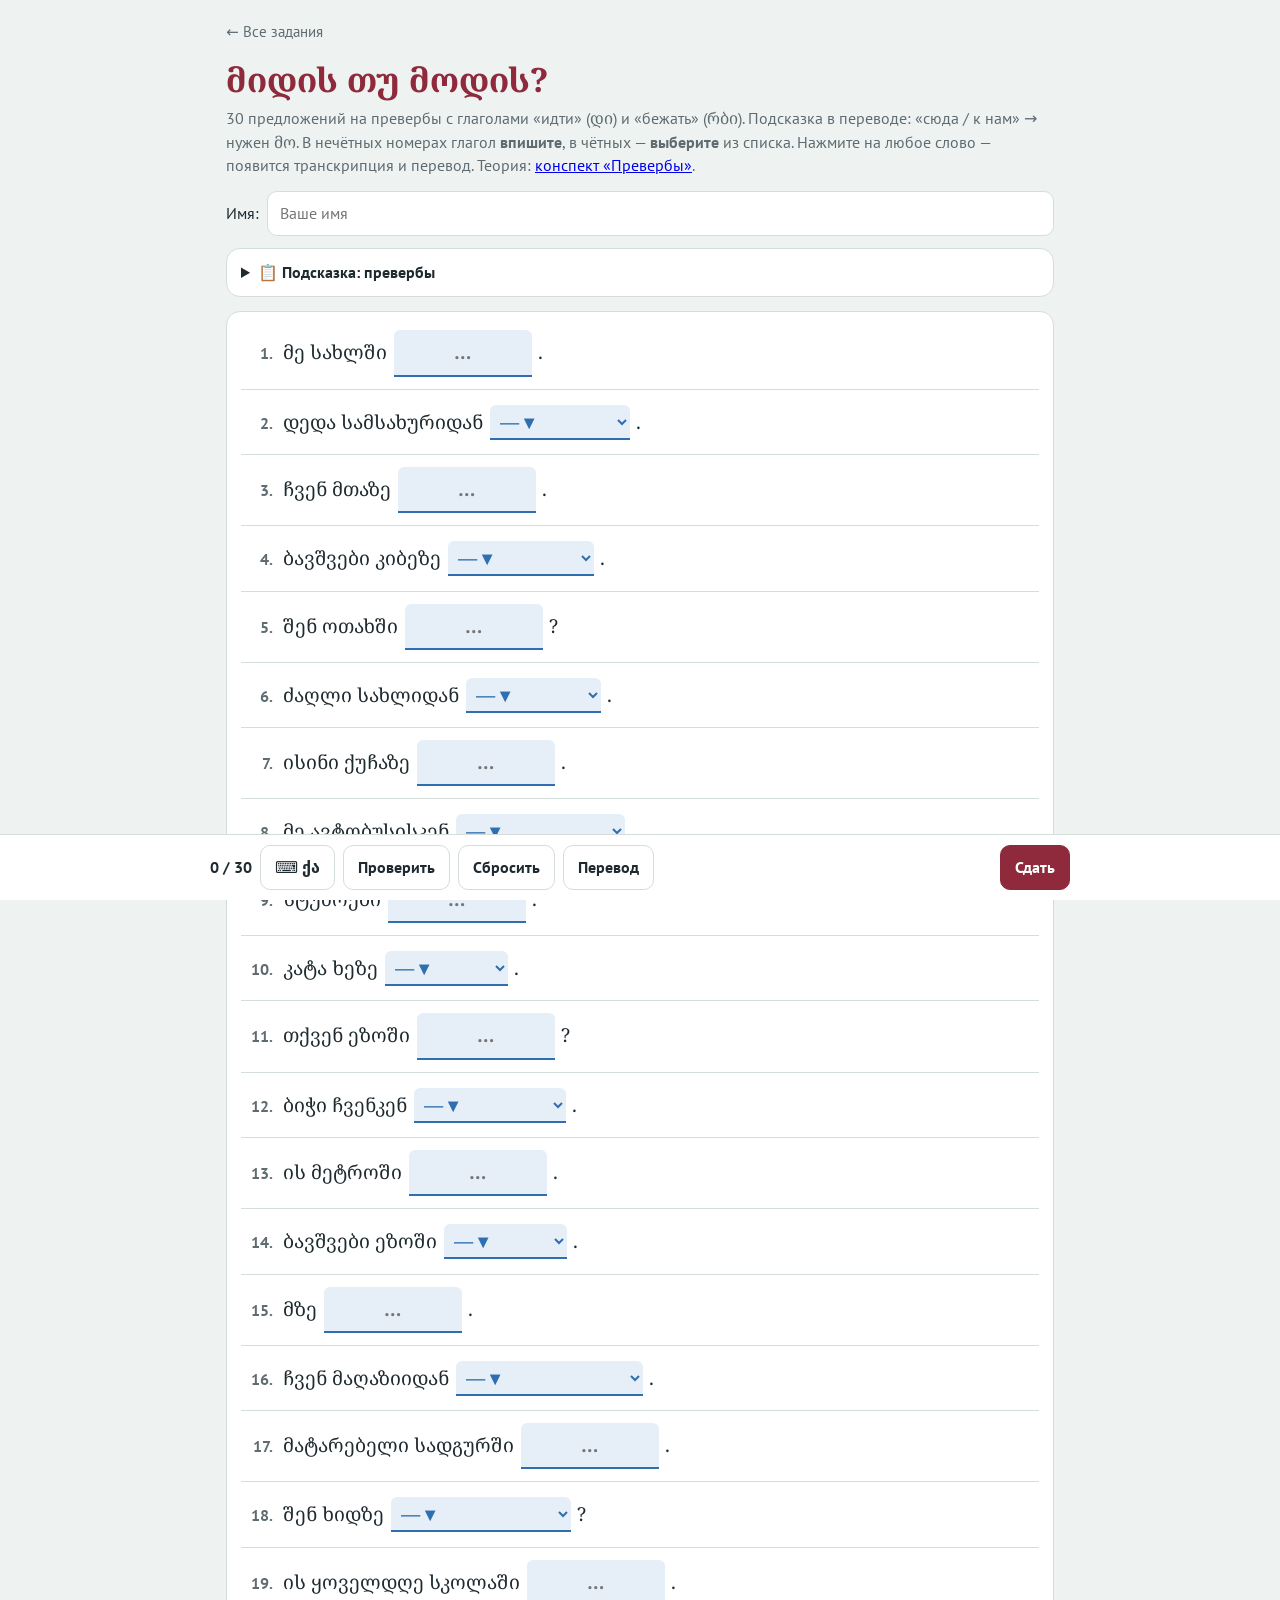
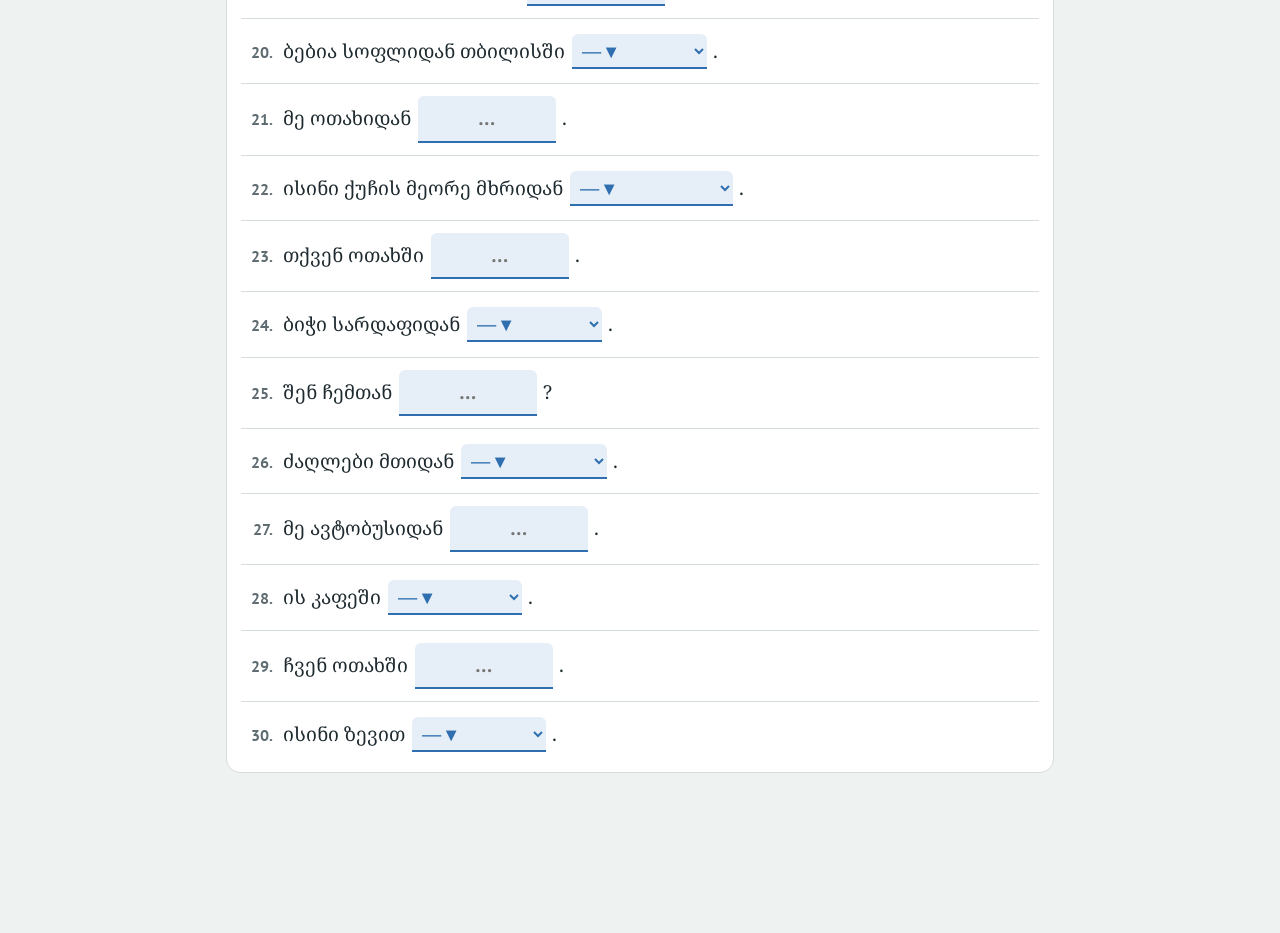
<file: zadaniya/04-preverby.html>
<!DOCTYPE html>
<html lang="ru">
<head>
<meta charset="UTF-8">
<meta name="viewport" content="width=device-width, initial-scale=1, viewport-fit=cover">
<title>მიდის თუ მოდის? — Задания</title>
<link rel="preconnect" href="https://fonts.googleapis.com">
<link rel="preconnect" href="https://fonts.gstatic.com" crossorigin>
<link href="https://fonts.googleapis.com/css2?family=Noto+Serif+Georgian:wght@400;600;700&family=PT+Sans:wght@400;700&display=swap" rel="stylesheet">
<style>
:root{
  box-sizing:border-box;
  padding-top:env(safe-area-inset-top,0px);padding-bottom:env(safe-area-inset-bottom,0px);
  --bg:#EEF2F1;--paper:#FFF;--ink:#1E2A2F;--muted:#5E6B70;--line:#D5DDDB;--soft:#F5F7F6;
  --wine:#8E2A3B;--wine-soft:#F4E4E7;--blue:#2F6FB0;--blue-soft:#E6EFF8;
  --ok:#2E7D4F;--ok-soft:#E3F2E8;--bad:#C0392B;--bad-soft:#FBE5E2;--pop:#1E2A2F;--pop-ink:#FFF;
}
@media (prefers-color-scheme:dark){:root:not([data-theme="light"]){
  --bg:#141A1C;--paper:#1D2528;--ink:#E7ECEB;--muted:#9AA7AB;--line:#33403F;--soft:#232D30;
  --wine:#E07A8C;--wine-soft:#3A2228;--blue:#7AB2EA;--blue-soft:#1F3042;
  --ok:#6BC98F;--ok-soft:#1C3325;--bad:#F08476;--bad-soft:#3C2220;--pop:#F1F4F3;--pop-ink:#141A1C;}}
:root[data-theme="dark"]{
  --bg:#141A1C;--paper:#1D2528;--ink:#E7ECEB;--muted:#9AA7AB;--line:#33403F;--soft:#232D30;
  --wine:#E07A8C;--wine-soft:#3A2228;--blue:#7AB2EA;--blue-soft:#1F3042;
  --ok:#6BC98F;--ok-soft:#1C3325;--bad:#F08476;--bad-soft:#3C2220;--pop:#F1F4F3;--pop-ink:#141A1C;}
html{scroll-padding-top:env(safe-area-inset-top,0px)}
*,*::before,*::after{box-sizing:inherit}
body{margin:0;background:var(--bg);color:var(--ink);font-family:"PT Sans",system-ui,sans-serif;font-size:16px;line-height:1.45}
.ka{font-family:"Noto Serif Georgian",Sylfaen,serif}
main{max-width:860px;margin:0 auto;padding:20px 16px 160px}
h1{font-family:"Noto Serif Georgian",serif;font-weight:700;font-size:clamp(1.5rem,4.6vw,2.1rem);margin:8px 0 2px;color:var(--wine)}
.sub{color:var(--muted);margin:4px 0 14px}
.name{display:flex;gap:8px;align-items:center;margin-bottom:12px}
.name input{flex:1;min-width:0;font:inherit;padding:10px 12px;border:1.5px solid var(--line);border-radius:10px;background:var(--paper);color:var(--ink)}
.tools{display:flex;flex-wrap:wrap;gap:8px;margin-bottom:12px}
details.ref{background:var(--paper);border:1px solid var(--line);border-radius:14px;margin-bottom:14px}
details.ref summary{cursor:pointer;padding:12px 14px;font-weight:700}
details.ref .in{padding:0 14px 14px}
.reft{width:100%;border-collapse:collapse;font-size:.95rem}
.reft td,.reft th{padding:6px 6px;border-top:1px solid var(--line);text-align:left}
.reft th{border-top:0;color:var(--muted);font-size:.8rem;text-transform:uppercase}
.reft .ka{font-weight:700;font-size:1.05rem}
.list{background:var(--paper);border:1px solid var(--line);border-radius:14px;padding:6px 14px}
.it{display:flex;gap:10px;padding:12px 0;border-top:1px solid var(--line);align-items:baseline}
.it:first-child{border-top:0}
.num{flex:none;width:2em;text-align:right;color:var(--muted);font-weight:700}
.txt{font-size:clamp(1.05rem,3.4vw,1.2rem);line-height:2.1}
.ru{display:none;font-family:"PT Sans",sans-serif;font-size:.85rem;color:var(--muted);line-height:1.35}
body.showtr .ru{display:block}
.w{cursor:pointer;border-radius:4px;border-bottom:1px dashed transparent}
.w:hover{background:var(--blue-soft)}
.w.on{background:var(--blue-soft);border-bottom-color:var(--blue)}
.w:focus-visible{outline:2px solid var(--blue);outline-offset:2px}
.gap{font:inherit;font-family:"Noto Serif Georgian",serif;font-weight:700;color:var(--blue);background:var(--blue-soft);border:0;border-bottom:2.5px solid var(--blue);border-radius:6px 6px 0 0;padding:2px 6px;margin:0 2px}
input.gap{width:7.2em;text-align:center}
select.gap{padding-right:4px;cursor:pointer}
.gap:focus{outline:2px solid var(--blue);outline-offset:1px}
.gap.ok{color:var(--ok);background:var(--ok-soft);border-color:var(--ok)}
.gap.bad{color:var(--bad);background:var(--bad-soft);border-color:var(--bad)}
.fix{font-family:"Noto Serif Georgian",serif;color:var(--ok);font-weight:700;font-size:.9em;margin-left:4px}
.tag{font-size:.7rem;color:var(--muted);vertical-align:super;margin-left:2px}
.bar{position:fixed;left:0;right:0;bottom:0;background:var(--paper);border-top:1px solid var(--line);padding:10px 16px;padding-bottom:calc(10px + env(safe-area-inset-bottom,0px));z-index:10}
.bar .in{max-width:860px;margin:0 auto;display:flex;gap:8px;flex-wrap:wrap;align-items:center}
.btn{font:inherit;font-weight:700;border-radius:10px;padding:10px 14px;border:1.5px solid var(--line);background:var(--paper);color:var(--ink);cursor:pointer}
.btn.on{border-color:var(--blue);color:var(--blue)}
.btn.main{background:var(--wine);border-color:var(--wine);color:#fff;margin-left:auto}
.btn:focus-visible{outline:2px solid var(--blue);outline-offset:2px}
.score{font-weight:700}
.kb{position:fixed;left:0;right:0;z-index:12;background:var(--soft);border-top:1px solid var(--line);padding:8px 6px;display:none}
.kb.show{display:block}
.kb .r{display:flex;justify-content:center;gap:4px;margin:4px 0}
.kb button{font-family:"Noto Serif Georgian",serif;font-size:1.15rem;flex:1 1 0;max-width:52px;min-width:0;height:44px;border:1px solid var(--line);border-radius:8px;background:var(--paper);color:var(--ink);cursor:pointer;padding:0;touch-action:manipulation}
.kb button.wide{max-width:110px;flex:2 1 0;font-family:"PT Sans",sans-serif;font-size:.95rem}
.pop{position:fixed;z-index:30;max-width:min(300px,calc(100vw - 20px));background:var(--pop);color:var(--pop-ink);border-radius:12px;padding:10px 14px;box-shadow:0 8px 24px rgba(0,0,0,.25);display:none}
.pop.show{display:block}
.pop .k{font-family:"Noto Serif Georgian",serif;font-size:20px;font-weight:700}
.pop .t{opacity:.8;font-size:15px}
.pop .r{font-size:16px;margin-top:3px}
.pop .note{font-size:13px;opacity:.75;margin-top:4px}
.toast{position:fixed;left:50%;bottom:90px;transform:translateX(-50%);background:var(--pop);color:var(--pop-ink);padding:10px 16px;border-radius:10px;display:none;z-index:40;max-width:90vw;text-align:center}
.toast.show{display:block}
.back{display:inline-block;margin-bottom:4px;color:var(--muted);text-decoration:none;font-size:15px}
.back:hover{color:var(--wine)}
</style>
</head>
<body>
<main>
  <a class="back" href="./">← Все задания</a>
  <h1 class="ka" id="title"></h1>
  <p class="sub">30 предложений на превербы с глаголами «идти» (<span class="ka">დი</span>) и «бежать» (<span class="ka">რბი</span>). Подсказка в переводе: «сюда / к нам» → нужен <span class="ka">მო</span>. В нечётных номерах глагол <b>впишите</b>, в чётных — <b>выберите</b> из списка. Нажмите на любое слово — появится транскрипция и перевод. Теория: <a href="../konspekty/03-preverby.html">конспект «Превербы»</a>.</p>
  <label class="name"><span>Имя:</span><input id="name" type="text" placeholder="Ваше имя" autocomplete="name"></label>

  <details class="ref">
    <summary>📋 Подсказка: превербы</summary>
    <div class="in">
      <table class="reft">
        <tr><th>куда</th><th>туда</th><th>сюда (+ მო)</th></tr>
        <tr><td>туда / сюда</td><td class="ka">მიდის · მირბის</td><td class="ka">მოდის · მორბის</td></tr>
        <tr><td>вверх</td><td class="ka">ადის · არბის</td><td class="ka">ამოდის · ამორბის</td></tr>
        <tr><td>вниз</td><td class="ka">ჩადის · ჩარბის</td><td class="ka">ჩამოდის · ჩამორბის</td></tr>
        <tr><td>внутрь</td><td class="ka">შედის · შერბის</td><td class="ka">შემოდის · შემორბის</td></tr>
        <tr><td>наружу</td><td class="ka">გადის · გარბის</td><td class="ka">გამოდის · გამორბის</td></tr>
        <tr><td>через</td><td class="ka">გადადის · გადარბის</td><td class="ka">გადმოდის · გადმორბის</td></tr>
        <tr><td>туда‑сюда</td><td class="ka">დადის · დარბის</td><td>—</td></tr>
      </table>
      <p class="sub" style="margin:8px 0 0">Окончания: <span class="ka">‑ვ…ვარ</span> (я), <span class="ka">‑ხარ</span> (ты), <span class="ka">‑ს</span> (он), <span class="ka">‑ვ…ვართ</span> (мы), <span class="ka">‑ხართ</span> (вы), <span class="ka">‑ან</span> (они). Пример: <span class="ka">მი‑ვ‑დი‑ვარ</span> — я иду туда.</p>
    </div>
  </details>

  <div class="list" id="list"></div>
</main>

<div class="kb" id="kb"></div>
<div class="bar"><div class="in">
  <span class="score" id="score"></span>
  <button class="btn" id="kbBtn" title="Экранная грузинская клавиатура">⌨ ქა</button>
  <button class="btn" id="check">Проверить</button>
  <button class="btn" id="reset">Сбросить</button>
  <button class="btn" id="tr">Перевод</button>
  <button class="btn main" id="submit">Сдать</button>
</div></div>
<div class="pop" id="pop" role="dialog"></div>
<div class="toast" id="toast"></div>

<script>
const TITLE="მიდის თუ მოდის?";
/* [предложение, перевод, преверб, «сюда», глагол, лицо 0–5] */
const RAW=[
 ["მე სახლში ___.","Я иду домой.","მი",0,"go",0],
 ["დედა სამსახურიდან ___.","Мама идёт (сюда) с работы.","მი",1,"go",2],
 ["ჩვენ მთაზე ___.","Мы поднимаемся на гору.","ა",0,"go",3],
 ["ბავშვები კიბეზე ___.","Дети сбегают (сюда) вниз по лестнице.","ჩა",1,"run",5],
 ["შენ ოთახში ___?","Ты входишь в комнату?","შე",0,"go",1],
 ["ძაღლი სახლიდან ___.","Собака выбегает (к нам) из дома.","გა",1,"run",2],
 ["ისინი ქუჩაზე ___.","Они переходят улицу (на ту сторону).","გადა",0,"go",5],
 ["მე ავტობუსისკენ ___.","Я бегу (туда) к автобусу.","მი",0,"run",0],
 ["სტუმრები ___.","Гости входят (к нам).","შე",1,"go",5],
 ["კატა ხეზე ___.","Кошка взбегает на дерево.","ა",0,"run",2],
 ["თქვენ ეზოში ___?","Вы выходите во двор?","გა",0,"go",4],
 ["ბიჭი ჩვენკენ ___.","Мальчик бежит к нам.","მი",1,"run",2],
 ["ის მეტროში ___.","Он спускается в метро.","ჩა",0,"go",2],
 ["ბავშვები ეზოში ___.","Дети бегают во дворе.","და",0,"run",5],
 ["მზე ___.","Солнце восходит.","ა",1,"go",2],
 ["ჩვენ მაღაზიიდან ___.","Мы выходим (к вам) из магазина.","გა",1,"go",3],
 ["მატარებელი სადგურში ___.","Поезд прибывает (сюда) на станцию.","შე",1,"go",2],
 ["შენ ხიდზე ___?","Ты перебегаешь (на ту сторону) по мосту?","გადა",0,"run",1],
 ["ის ყოველდღე სკოლაში ___.","Он каждый день ходит в школу.","და",0,"go",2],
 ["ბებია სოფლიდან თბილისში ___.","Бабушка приезжает из деревни в Тбилиси.","ჩა",1,"go",2],
 ["მე ოთახიდან ___.","Я выбегаю из комнаты.","გა",0,"run",0],
 ["ისინი ქუჩის მეორე მხრიდან ___.","Они перебегают к нам с другой стороны улицы.","გადა",1,"run",5],
 ["თქვენ ოთახში ___.","Вы вбегаете (туда) в комнату.","შე",0,"run",4],
 ["ბიჭი სარდაფიდან ___.","Мальчик взбегает (к нам) из подвала.","ა",1,"run",2],
 ["შენ ჩემთან ___?","Ты идёшь ко мне?","მი",1,"go",1],
 ["ძაღლები მთიდან ___.","Собаки сбегают (туда) вниз с горы.","ჩა",0,"run",5],
 ["მე ავტობუსიდან ___.","Я выхожу из автобуса (досл. «спускаюсь»).","ჩა",0,"go",0],
 ["ის კაფეში ___.","Он забегает (туда) в кафе.","შე",0,"run",2],
 ["ჩვენ ოთახში ___.","Мы вбегаем (к вам) в комнату.","შე",1,"run",3],
 ["ისინი ზევით ___.","Они бегут наверх.","ა",0,"run",5]
];
const ROOT={go:"დი",run:"რბი"},PER=["ვ","","","ვ","",""],END=["ვარ","ხარ","ს","ვართ","ხართ","ან"];
const PVRU={"მი":["туда","сюда"],"ა":["вверх","вверх, сюда"],"ჩა":["вниз","вниз, сюда"],"შე":["внутрь","внутрь, сюда"],"გა":["наружу","наружу, сюда"],"გადა":["через (туда)","через (сюда)"],"და":["туда‑сюда, регулярно"]};
const VRU={go:["иду","идёшь","идёт","идём","идёте","идут"],run:["бегу","бежишь","бежит","бежим","бежите","бегут"]};
const PRU=["я","ты","он / она","мы","вы","они"];
function pre(pv,h){if(!h)return pv;if(pv==="მი")return "მო";if(pv==="გადა")return "გადმო";return pv+"მო"}
function form(pv,h,v,p){return pre(pv,h)+PER[p]+ROOT[v]+END[p]}
const OPP={"ა":"ჩა","ჩა":"ა","შე":"გა","გა":"შე","მი":"გადა","გადა":"მი","და":"მი"};
const S=RAW.map(([ka,ru,pv,h,v,p])=>[ka,form(pv,h,v,p),ru,[pv,h,v,p]]);
function options(ans,i){
  const [pv,h,v,p]=S[i][3],o2=v==="go"?"run":"go";
  const cand=[form(pv,h,v,p),pv==="და"?form("მი",1,v,p):form(pv,!h,v,p),form(pv,h,o2,p),form(OPP[pv],h&&OPP[pv]!=="და",v,p),form(pv,h,v,(p+2)%6)];
  const o=[...new Set(cand)].slice(0,4),r=seeded(i+7);
  for(let k=o.length-1;k>0;k--){const j=Math.floor(r()*(k+1));[o[k],o[j]]=[o[j],o[k]]}
  return o;
}
const DICT={
 "მიდის":["идёт туда, уходит"],"მოდის":["идёт сюда, приходит"],"თუ":["или (в вопросе)"],
 "მე":["я"],"შენ":["ты"],"ის":["он, она"],"ჩვენ":["мы"],"თქვენ":["вы"],"ისინი":["они"],
 "სახლში":["домой; в доме"],"დედა":["мама"],"სამსახურიდან":["с работы"],"მთაზე":["на гору"],"ბავშვები":["дети"],"კიბეზე":["по лестнице"],
 "ოთახში":["в комнату; в комнате"],"ძაღლი":["собака"],"სახლიდან":["из дома"],"ქუჩაზე":["через улицу; на улице"],"ავტობუსისკენ":["к автобусу"],
 "სტუმრები":["гости"],"კატა":["кошка"],"ხეზე":["на дерево"],"ეზოში":["во двор; во дворе"],"ბიჭი":["мальчик, парень"],"ჩვენკენ":["к нам"],
 "მეტროში":["в метро"],"მზე":["солнце"],"მაღაზიიდან":["из магазина"],"მატარებელი":["поезд"],"სადგურში":["на станцию, на вокзал"],"ხიდზე":["по мосту, на мост"],
 "ყოველდღე":["каждый день"],"სკოლაში":["в школу"],"ბებია":["бабушка"],"სოფლიდან":["из деревни"],"თბილისში":["в Тбилиси"],"ოთახიდან":["из комнаты"],
 "ქუჩის":["улицы (род. п.)"],"მეორე":["второй; другой"],"მხრიდან":["со стороны"],"სარდაფიდან":["из подвала"],"ჩემთან":["ко мне"],"ძაღლები":["собаки"],
 "მთიდან":["с горы"],"ავტობუსიდან":["из автобуса"],"კაფეში":["в кафе"],"ზევით":["наверх"]
};
// все формы обоих глаголов — в словарь
Object.keys(PVRU).forEach(pv=>[0,1].forEach(h=>{if(h&&pv==="და")return;
  ["go","run"].forEach(v=>PRU.forEach((pr,p)=>{const w=form(pv,h,v,p);
    if(!DICT[w])DICT[w]=[`${pr} ${VRU[v][p]} — ${PVRU[pv][h]}`,`${pre(pv,h)} + ${PER[p]?PER[p]+" + ":""}${ROOT[v]} + ${END[p]}`]}))}));
const MAP={"ა":"а","ბ":"б","გ":"г","დ":"д","ე":"е","ვ":"в","ზ":"з","თ":"т","ი":"и","კ":"к'","ლ":"л","მ":"м","ნ":"н","ო":"о","პ":"п'","ჟ":"ж","რ":"р","ს":"с","ტ":"т'","უ":"у","ფ":"п","ქ":"к","ღ":"гъ","ყ":"къ","შ":"ш","ჩ":"ч","ც":"ц","ძ":"дз","წ":"ц'","ჭ":"ч'","ხ":"х","ჯ":"дж","ჰ":"х"};
const tl=w=>[...w].map((c,i)=>c==="ე"&&i===0?"э":(MAP[c]||c)).join("");

const $=id=>document.getElementById(id),pop=$("pop");
function words(str,parent){
  str.split(/([\u10D0-\u10FF]+\*?)/).forEach(p=>{
    if(!p)return;
    if(/^[\u10D0-\u10FF]/.test(p)){
      const s=document.createElement("span");s.className="w";s.tabIndex=0;s.textContent=p.replace("*","");
      s.addEventListener("click",e=>{e.stopPropagation();showPop(p,s)});
      s.addEventListener("keydown",e=>{if(e.key==="Enter"){e.stopPropagation();showPop(p,s)}});
      parent.appendChild(s);
    }else parent.appendChild(document.createTextNode(p));
  });
}
function showPop(k,el){
  const w=k.replace("*",""),d=DICT[k]||DICT[w]||["—"];
  document.querySelectorAll(".w.on").forEach(x=>x.classList.remove("on"));el.classList.add("on");
  pop.innerHTML=`<div class="k">${w}</div><div class="t">[${tl(w)}]</div><div class="r">${d[0]}</div>${d[1]?`<div class="note">${d[1]}</div>`:""}`;
  pop.classList.add("show");
  const r=el.getBoundingClientRect(),p=pop.getBoundingClientRect();
  let x=r.left+r.width/2-p.width/2;x=Math.max(10,Math.min(x,innerWidth-p.width-10));
  let y=r.top-p.height-8;if(y<10)y=r.bottom+8;
  pop.style.left=x+"px";pop.style.top=y+"px";
}
function hidePop(){pop.classList.remove("show");document.querySelectorAll(".w.on").forEach(x=>x.classList.remove("on"))}
document.addEventListener("click",e=>{if(!pop.contains(e.target))hidePop()});
addEventListener("scroll",hidePop,{passive:true});

function seeded(n){let x=n*9301+49297;return()=>((x=(x*9301+49297)%233280)/233280)}

words(TITLE,$("title"));
const gaps=[];let lastInput=null,checked=false;
S.forEach(([ka,ans,ru],i)=>{
  const it=document.createElement("div");it.className="it";
  it.innerHTML=`<span class="num">${i+1}.</span>`;
  const box=document.createElement("div");
  const t=document.createElement("div");t.className="txt ka";
  const [a,b]=ka.split("___");
  words(a,t);
  let g;
  if(i%2===0){
    g=document.createElement("input");g.type="text";g.autocomplete="off";g.autocapitalize="off";g.spellcheck=false;g.setAttribute("autocorrect","off");g.className="gap";g.placeholder="…";
    g.addEventListener("input",()=>mark(i,null));
    g.addEventListener("focus",()=>{lastInput=g;placeKb()});
  }else{
    g=document.createElement("select");g.className="gap";
    g.innerHTML=`<option value="">— ▾</option>`+options(ans,i).map(o=>`<option>${o}</option>`).join("");
    g.addEventListener("change",()=>mark(i,null));
  }
  g.setAttribute("aria-label",`Пропуск ${i+1}`);
  t.appendChild(g);
  const fix=document.createElement("span");fix.className="fix";t.appendChild(fix);
  words(b,t);
  box.appendChild(t);
  const r=document.createElement("div");r.className="ru";r.textContent=ru;box.appendChild(r);
  it.appendChild(box);$("list").appendChild(it);
  gaps.push({g,fix,ans});
});
const val=i=>gaps[i].g.value.replace(/\s+/g,"").trim();
function mark(i,st){
  const {g,fix}=gaps[i];g.classList.remove("ok","bad");fix.textContent="";
  if(st===true)g.classList.add("ok");
  if(st===false){g.classList.add("bad");fix.textContent="→ "+gaps[i].ans}
  if(st===null&&checked){checked=false}
  upd();
}
function upd(){
  const done=gaps.filter((_,i)=>val(i)).length;
  $("score").textContent=checked?`Верно: ${okCount()} / ${S.length}`:`${done} / ${S.length}`;
}
const okCount=()=>gaps.reduce((s,x,i)=>s+(val(i)===x.ans?1:0),0);
function doCheck(){
  gaps.forEach((x,i)=>{const v=val(i);x.g.classList.remove("ok","bad");x.fix.textContent="";
    if(v===x.ans)x.g.classList.add("ok");else{x.g.classList.add("bad");x.fix.textContent="→ "+x.ans}});
  checked=true;upd();
}

/* экранная клавиатура */
const KB=[["ქ","წ","ე","რ","ტ","ყ","უ","ი","ო","პ"],["ა","ს","დ","ფ","გ","ჰ","ჯ","კ","ლ"],["ზ","ხ","ც","ვ","ბ","ნ","მ"],["ჭ","ღ","თ","შ","ჟ","ძ","ჩ","⌫"]];
let kbOn=false;
KB.forEach(row=>{const r=document.createElement("div");r.className="r";
  row.forEach(k=>{const b=document.createElement("button");b.type="button";b.textContent=k;if(k==="⌫")b.className="wide";
    b.addEventListener("pointerdown",e=>e.preventDefault());
    b.onclick=()=>{if(!lastInput)return;
      if(k==="⌫")lastInput.value=[...lastInput.value].slice(0,-1).join("");else lastInput.value+=k;
      lastInput.dispatchEvent(new Event("input"));lastInput.focus()};
    r.appendChild(b)});$("kb").appendChild(r)});
function placeKb(){const bar=document.querySelector(".bar");$("kb").style.bottom=bar.offsetHeight+"px";$("kb").classList.toggle("show",kbOn&&!!lastInput)}
$("kbBtn").onclick=()=>{kbOn=!kbOn;$("kbBtn").classList.toggle("on",kbOn);
  gaps.forEach(x=>{if(x.g.tagName==="INPUT"){if(kbOn)x.g.setAttribute("inputmode","none");else x.g.removeAttribute("inputmode")}});
  if(kbOn&&!lastInput){const f=gaps.find(x=>x.g.tagName==="INPUT"&&!x.g.value);if(f){lastInput=f.g;f.g.focus()}}
  placeKb();document.querySelector("main").style.paddingBottom=kbOn?"360px":"160px"};

function toast(t){const el=$("toast");el.textContent=t;el.classList.add("show");clearTimeout(toast.t);toast.t=setTimeout(()=>el.classList.remove("show"),3000)}
$("check").onclick=doCheck;
$("reset").onclick=()=>{gaps.forEach(x=>{x.g.value="";x.g.classList.remove("ok","bad");x.fix.textContent=""});checked=false;upd()};
$("tr").onclick=()=>{document.body.classList.toggle("showtr");$("tr").classList.toggle("on")};

/* ---------- PNG ---------- */
async function makePNG(){
  const KA='"Noto Serif Georgian", Sylfaen, serif',RU='"PT Sans", sans-serif';
  try{await Promise.all([document.fonts.load(`26px ${KA}`,"ა"),document.fonts.load(`700 26px ${KA}`,"ა"),document.fonts.load(`24px ${RU}`,"Я"),document.fonts.load(`700 24px ${RU}`,"Я")])}catch(e){}
  const W=1400,PAD=60,LH=50,FS=26,maxW=W-PAD*2-60;
  const tmp=document.createElement("canvas").getContext("2d");
  // разбить каждое предложение на строки
  const rows=S.map(([ka],i)=>{
    const v=val(i),ok=v===gaps[i].ans,toks=[];
    const [a,b]=ka.replace(/\*/g,"").split("___");
    a.split(/(\s+)/).forEach(s=>s&&toks.push({t:s}));
    toks.push({t:v||"……",gap:true,ok});
    if(!ok)toks.push({t:" ("+gaps[i].ans+")",fix:true});
    b.split(/(\s+)/).forEach(s=>s&&toks.push({t:s}));
    const lines=[[]];let cx=0;
    toks.forEach(tk=>{tmp.font=(tk.gap||tk.fix?"700 ":"")+FS+"px "+KA;
      const ws=/^\s+$/.test(tk.t),w=tmp.measureText(tk.t).width+(tk.gap?20:0);
      if(ws&&cx===0)return;
      if(!ws&&cx+w>maxW&&cx>0){lines.push([]);cx=0}
      lines[lines.length-1].push({...tk,w});cx+=w});
    return lines;
  });
  const top=240,H=top+rows.reduce((s,l)=>s+l.length*LH+8,0)+60;
  const c=document.createElement("canvas");c.width=W;c.height=H;const x=c.getContext("2d");
  x.fillStyle="#FFF";x.fillRect(0,0,W,H);x.fillStyle="#8E2A3B";x.fillRect(0,0,W,12);
  x.fillStyle="#8E2A3B";x.font="700 38px "+KA;x.fillText("მიდის თუ მოდის? — ზმნისწინები",PAD,88);
  x.font="26px "+RU;x.fillStyle="#1E2A2F";x.fillText("Ученик: "+($("name").value.trim()||"—"),PAD,138);
  const d=new Date();x.fillStyle="#5E6B70";
  x.fillText("Сдано: "+d.toLocaleDateString("ru-RU")+" "+d.toLocaleTimeString("ru-RU",{hour:"2-digit",minute:"2-digit"}),PAD,176);
  const ok=okCount(),sc=`Результат: ${ok} / ${S.length}`;
  x.font="700 30px "+RU;x.fillStyle=ok===S.length?"#2E7D4F":"#1E2A2F";x.fillText(sc,W-PAD-x.measureText(sc).width,138);
  x.fillStyle="#D5DDDB";x.fillRect(PAD,200,W-PAD*2,2);
  let y=top;
  rows.forEach((lines,i)=>{
    x.fillStyle="#5E6B70";x.font="700 22px "+RU;x.fillText((i+1)+".",PAD,y+28);
    lines.forEach(ln=>{let px=PAD+60;
      ln.forEach(tk=>{
        if(tk.gap){const col=tk.ok?"#2E7D4F":"#C0392B",bg=tk.ok?"#E3F2E8":"#FBE5E2";
          x.fillStyle=bg;x.fillRect(px,y,tk.w,LH-10);x.fillStyle=col;x.fillRect(px,y+LH-13,tk.w,3);
          x.font="700 "+FS+"px "+KA;x.fillText(tk.t,px+10,y+30);}
        else if(tk.fix){x.fillStyle="#2E7D4F";x.font="700 "+FS+"px "+KA;x.fillText(tk.t,px,y+30)}
        else{x.fillStyle="#1E2A2F";x.font=FS+"px "+KA;x.fillText(tk.t,px,y+30)}
        px+=tk.w});
      y+=LH});
    y+=8;
  });
  return await new Promise(r=>c.toBlob(r,"image/png"));
}
$("submit").onclick=async()=>{
  doCheck();
  const empty=gaps.filter((_,i)=>!val(i)).length;
  const blob=await makePNG();
  const nm=($("name").value.trim()||"zadanie").replace(/[^\p{L}\p{N}_-]+/gu,"_");
  const fn=`preverby_${nm}.png`;
  const a=document.createElement("a");a.href=URL.createObjectURL(blob);a.download=fn;document.body.appendChild(a);a.click();a.remove();
  toast(`Сохранено: ${fn}`+(empty?` (пустых: ${empty})`:""));
};
upd();
</script>
</body>
</html>
</file>
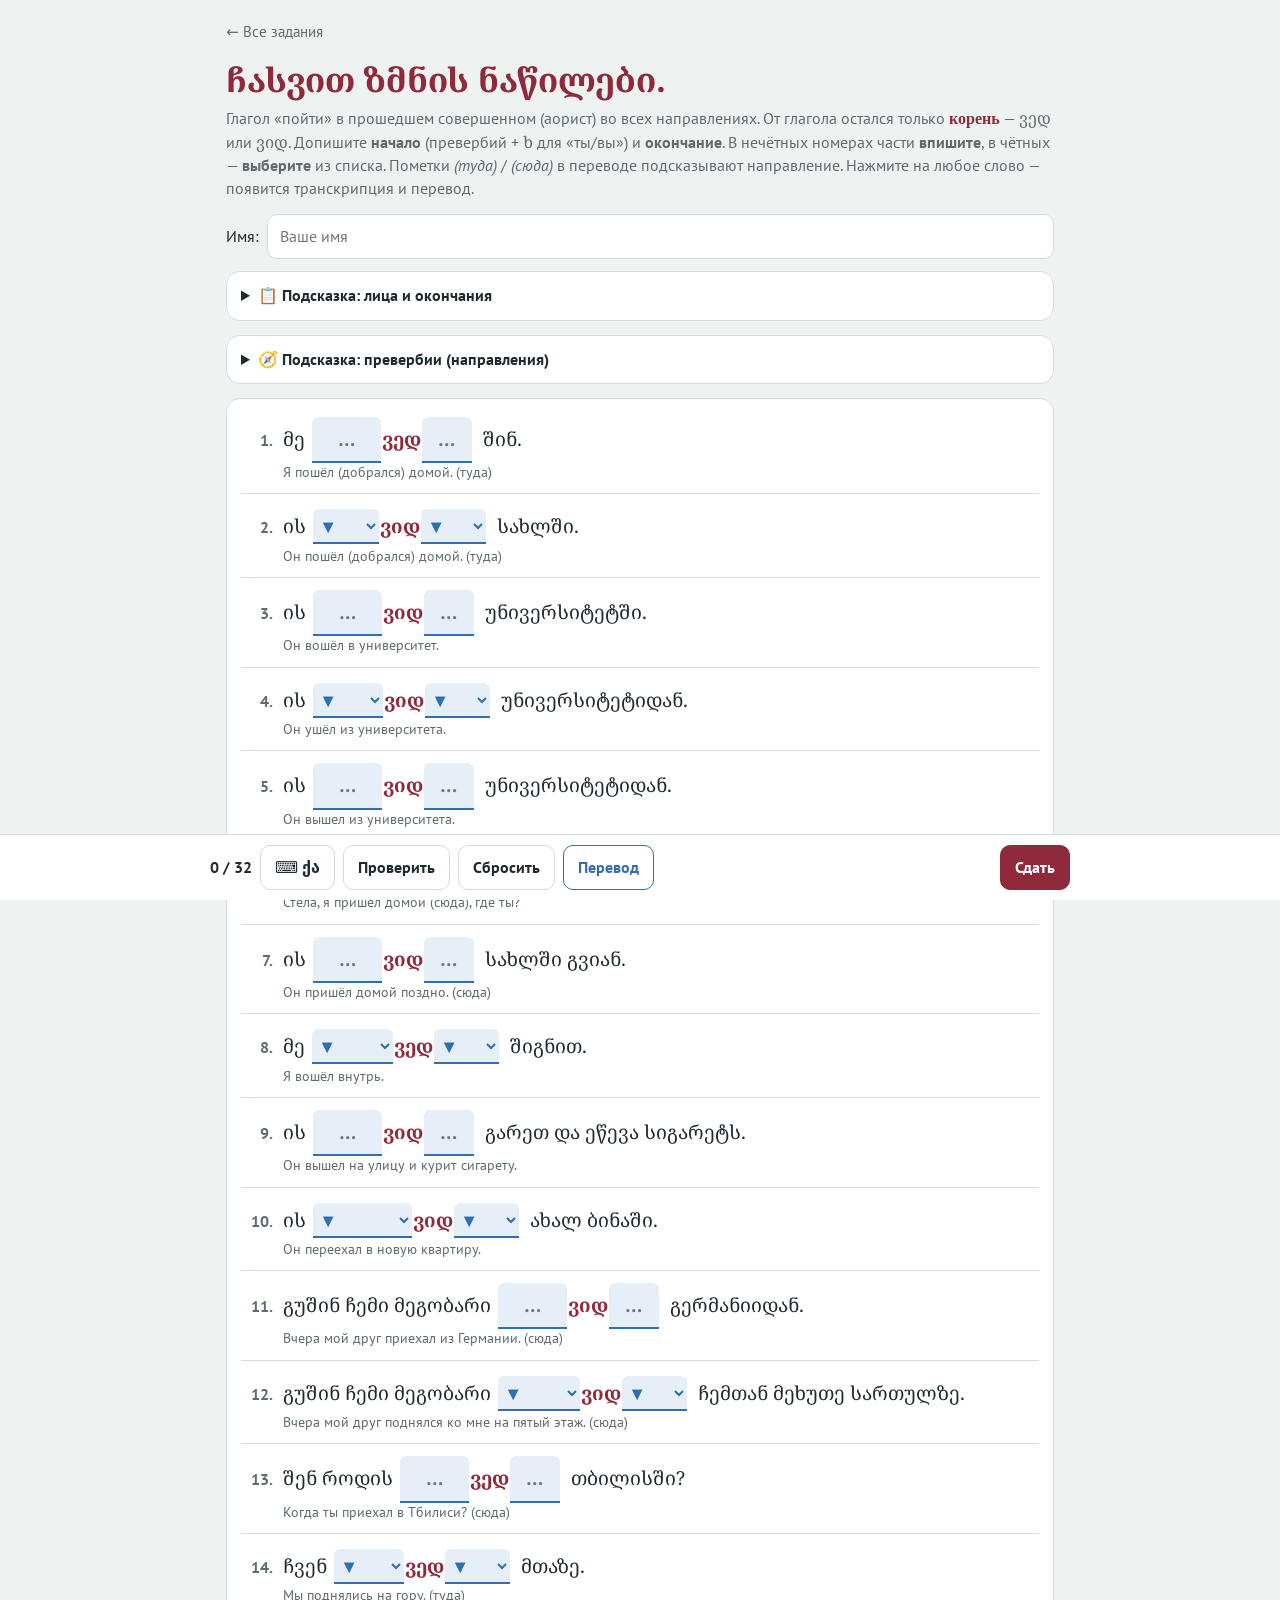
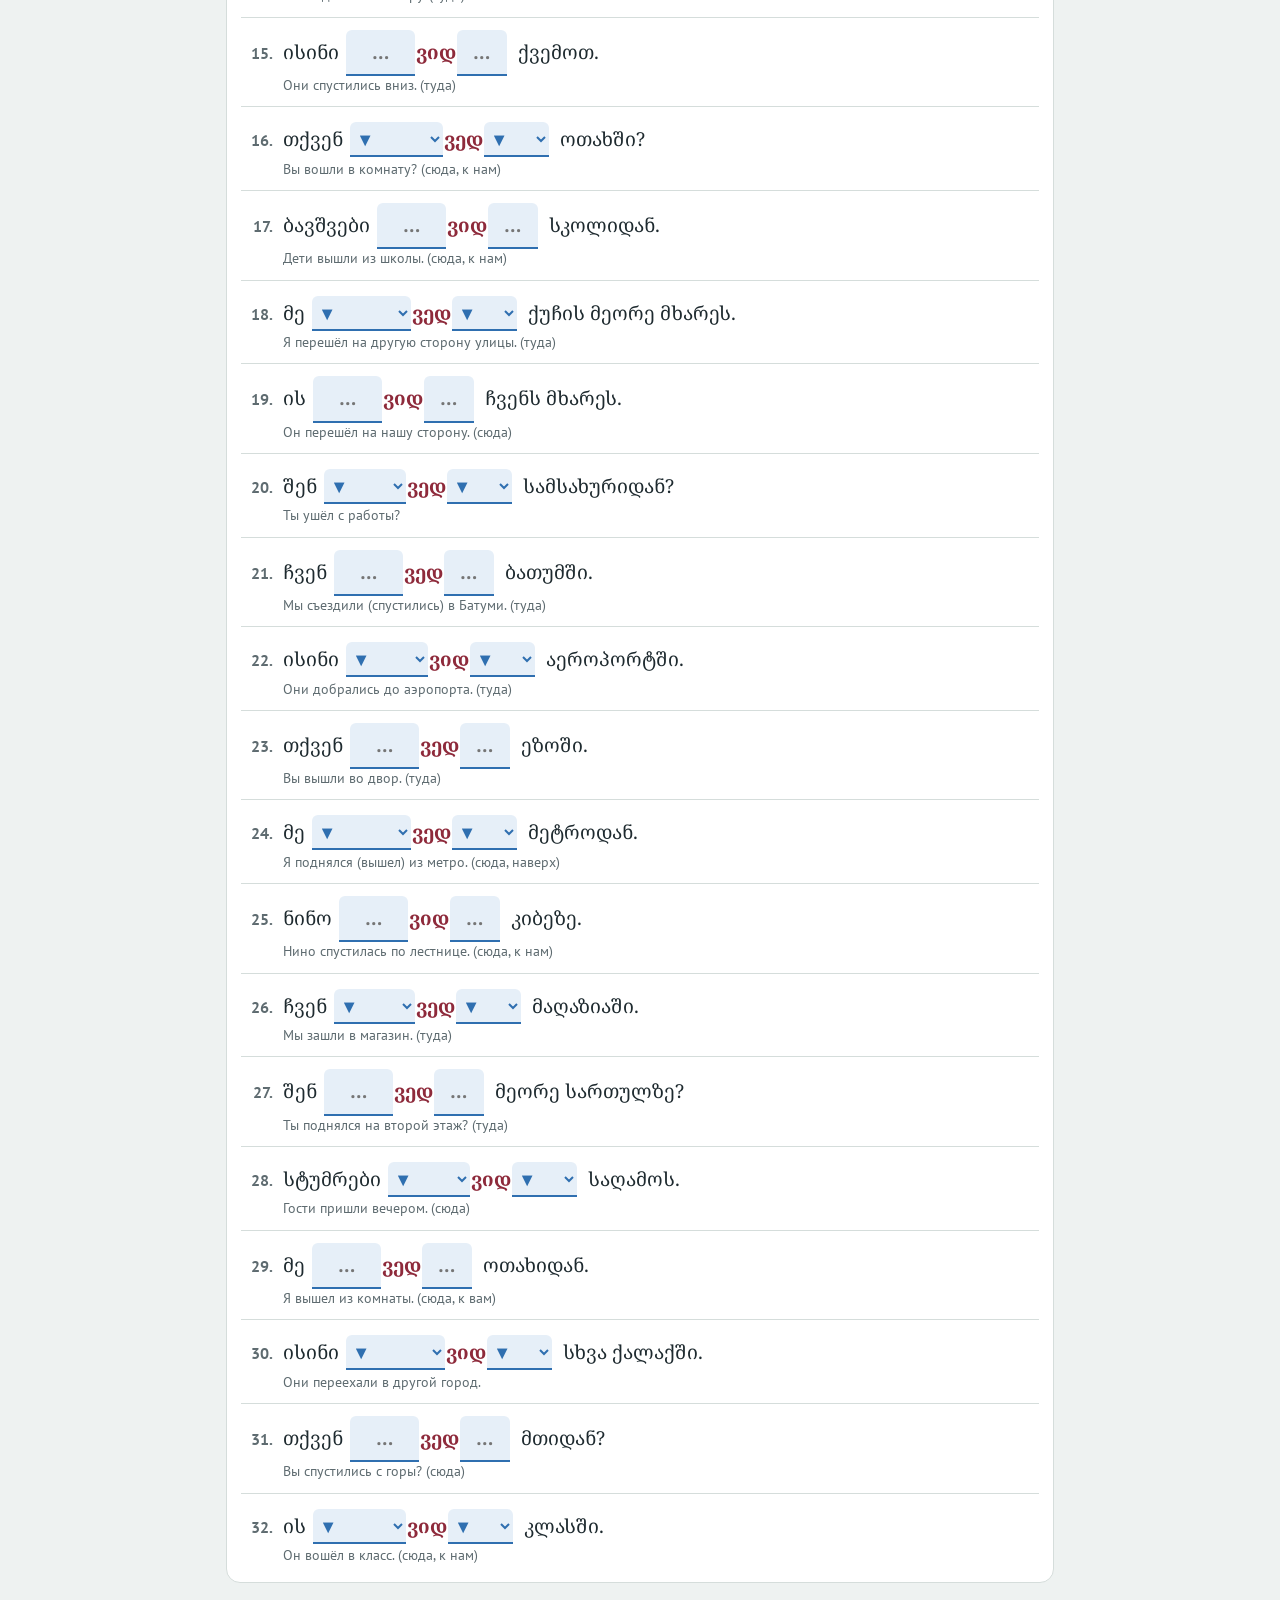
<file: zadaniya/04-svla-preverby.html>
<!DOCTYPE html>
<html lang="ru">
<head>
<meta charset="UTF-8">
<meta name="viewport" content="width=device-width, initial-scale=1, viewport-fit=cover">
<title>წავედი, მოვედი, შევედი… — Задания</title>
<link rel="preconnect" href="https://fonts.googleapis.com">
<link rel="preconnect" href="https://fonts.gstatic.com" crossorigin>
<link href="https://fonts.googleapis.com/css2?family=Noto+Serif+Georgian:wght@400;600;700&family=PT+Sans:wght@400;700&display=swap" rel="stylesheet">
<style>
:root{
  box-sizing:border-box;
  padding-top:env(safe-area-inset-top,0px);padding-bottom:env(safe-area-inset-bottom,0px);
  --bg:#EEF2F1;--paper:#FFF;--ink:#1E2A2F;--muted:#5E6B70;--line:#D5DDDB;--soft:#F5F7F6;
  --wine:#8E2A3B;--wine-soft:#F4E4E7;--blue:#2F6FB0;--blue-soft:#E6EFF8;
  --ok:#2E7D4F;--ok-soft:#E3F2E8;--bad:#C0392B;--bad-soft:#FBE5E2;--pop:#1E2A2F;--pop-ink:#FFF;
}
@media (prefers-color-scheme:dark){:root:not([data-theme="light"]){
  --bg:#141A1C;--paper:#1D2528;--ink:#E7ECEB;--muted:#9AA7AB;--line:#33403F;--soft:#232D30;
  --wine:#E07A8C;--wine-soft:#3A2228;--blue:#7AB2EA;--blue-soft:#1F3042;
  --ok:#6BC98F;--ok-soft:#1C3325;--bad:#F08476;--bad-soft:#3C2220;--pop:#F1F4F3;--pop-ink:#141A1C;}}
:root[data-theme="dark"]{
  --bg:#141A1C;--paper:#1D2528;--ink:#E7ECEB;--muted:#9AA7AB;--line:#33403F;--soft:#232D30;
  --wine:#E07A8C;--wine-soft:#3A2228;--blue:#7AB2EA;--blue-soft:#1F3042;
  --ok:#6BC98F;--ok-soft:#1C3325;--bad:#F08476;--bad-soft:#3C2220;--pop:#F1F4F3;--pop-ink:#141A1C;}
html{scroll-padding-top:env(safe-area-inset-top,0px)}
*,*::before,*::after{box-sizing:inherit}
body{margin:0;background:var(--bg);color:var(--ink);font-family:"PT Sans",system-ui,sans-serif;font-size:16px;line-height:1.45}
.ka{font-family:"Noto Serif Georgian",Sylfaen,serif}
main{max-width:860px;margin:0 auto;padding:20px 16px 160px}
h1{font-family:"Noto Serif Georgian",serif;font-weight:700;font-size:clamp(1.5rem,4.6vw,2.1rem);margin:8px 0 2px;color:var(--wine)}
.sub{color:var(--muted);margin:4px 0 14px}
.name{display:flex;gap:8px;align-items:center;margin-bottom:12px}
.name input{flex:1;min-width:0;font:inherit;padding:10px 12px;border:1.5px solid var(--line);border-radius:10px;background:var(--paper);color:var(--ink)}
.tools{display:flex;flex-wrap:wrap;gap:8px;margin-bottom:12px}
details.ref{background:var(--paper);border:1px solid var(--line);border-radius:14px;margin-bottom:14px}
details.ref summary{cursor:pointer;padding:12px 14px;font-weight:700}
details.ref .in{padding:0 14px 14px}
.reft{width:100%;border-collapse:collapse;font-size:.95rem}
.reft td,.reft th{padding:6px 6px;border-top:1px solid var(--line);text-align:left}
.reft th{border-top:0;color:var(--muted);font-size:.8rem;text-transform:uppercase}
.reft .ka{font-weight:700;font-size:1.05rem}
.list{background:var(--paper);border:1px solid var(--line);border-radius:14px;padding:6px 14px}
.it{display:flex;gap:10px;padding:12px 0;border-top:1px solid var(--line);align-items:baseline}
.it:first-child{border-top:0}
.num{flex:none;width:2em;text-align:right;color:var(--muted);font-weight:700}
.txt{font-size:clamp(1.05rem,3.4vw,1.2rem);line-height:2.1}
.ru{display:none;font-family:"PT Sans",sans-serif;font-size:.85rem;color:var(--muted);line-height:1.35}
body.showtr .ru{display:block}
.w{cursor:pointer;border-radius:4px;border-bottom:1px dashed transparent}
.w:hover{background:var(--blue-soft)}
.w.on{background:var(--blue-soft);border-bottom-color:var(--blue)}
.w:focus-visible{outline:2px solid var(--blue);outline-offset:2px}
.gap{font:inherit;font-family:"Noto Serif Georgian",serif;font-weight:700;color:var(--blue);background:var(--blue-soft);border:0;border-bottom:2.5px solid var(--blue);border-radius:6px 6px 0 0;padding:2px 6px;margin:0 2px}
input.gap{width:7.2em;text-align:center}
select.gap{padding-right:4px;cursor:pointer}
.gap:focus{outline:2px solid var(--blue);outline-offset:1px}
.gap.ok{color:var(--ok);background:var(--ok-soft);border-color:var(--ok)}
.gap.bad{color:var(--bad);background:var(--bad-soft);border-color:var(--bad)}
.fix{font-family:"Noto Serif Georgian",serif;color:var(--ok);font-weight:700;font-size:.9em;margin-left:4px}
.tag{font-size:.7rem;color:var(--muted);vertical-align:super;margin-left:2px}
.bar{position:fixed;left:0;right:0;bottom:0;background:var(--paper);border-top:1px solid var(--line);padding:10px 16px;padding-bottom:calc(10px + env(safe-area-inset-bottom,0px));z-index:10}
.bar .in{max-width:860px;margin:0 auto;display:flex;gap:8px;flex-wrap:wrap;align-items:center}
.btn{font:inherit;font-weight:700;border-radius:10px;padding:10px 14px;border:1.5px solid var(--line);background:var(--paper);color:var(--ink);cursor:pointer}
.btn.on{border-color:var(--blue);color:var(--blue)}
.btn.main{background:var(--wine);border-color:var(--wine);color:#fff;margin-left:auto}
.btn:focus-visible{outline:2px solid var(--blue);outline-offset:2px}
.score{font-weight:700}
.kb{position:fixed;left:0;right:0;z-index:12;background:var(--soft);border-top:1px solid var(--line);padding:8px 6px;display:none}
.kb.show{display:block}
.kb .r{display:flex;justify-content:center;gap:4px;margin:4px 0}
.kb button{font-family:"Noto Serif Georgian",serif;font-size:1.15rem;flex:1 1 0;max-width:52px;min-width:0;height:44px;border:1px solid var(--line);border-radius:8px;background:var(--paper);color:var(--ink);cursor:pointer;padding:0;touch-action:manipulation}
.kb button.wide{max-width:110px;flex:2 1 0;font-family:"PT Sans",sans-serif;font-size:.95rem}
.pop{position:fixed;z-index:30;max-width:min(300px,calc(100vw - 20px));background:var(--pop);color:var(--pop-ink);border-radius:12px;padding:10px 14px;box-shadow:0 8px 24px rgba(0,0,0,.25);display:none}
.pop.show{display:block}
.pop .k{font-family:"Noto Serif Georgian",serif;font-size:20px;font-weight:700}
.pop .t{opacity:.8;font-size:15px}
.pop .r{font-size:16px;margin-top:3px}
.pop .note{font-size:13px;opacity:.75;margin-top:4px}
.toast{position:fixed;left:50%;bottom:90px;transform:translateX(-50%);background:var(--pop);color:var(--pop-ink);padding:10px 16px;border-radius:10px;display:none;z-index:40;max-width:90vw;text-align:center}
.toast.show{display:block}
.back{display:inline-block;margin-bottom:4px;color:var(--muted);text-decoration:none;font-size:15px}
.back:hover{color:var(--wine)}
.verb{white-space:nowrap}
.root{font-weight:700;color:var(--wine);padding:0 1px}
input.gap.pre{width:3.6em;margin-right:0}
input.gap.end{width:2.6em;margin-left:0}
select.gap.pre{margin-right:0}
select.gap.end{margin-left:0}
.reft.pv td:nth-child(3){color:var(--muted)}
.reft .em{color:var(--wine)}
</style>
</head>
<body class="showtr">
<main>
  <a class="back" href="./">← Все задания</a>
  <h1 class="ka" id="title"></h1>
  <p class="sub">Глагол «пойти» в прошедшем совершенном (аорист) во всех направлениях. От глагола остался только <b class="ka" style="color:var(--wine)">корень</b> — <span class="ka">ვედ</span> или <span class="ka">ვიდ</span>. Допишите <b>начало</b> (превербий + <span class="ka">ხ</span> для «ты/вы») и <b>окончание</b>. В нечётных номерах части <b>впишите</b>, в чётных — <b>выберите</b> из списка. Пометки <i>(туда)</i> / <i>(сюда)</i> в переводе подсказывают направление. Нажмите на любое слово — появится транскрипция и перевод.</p>
  <label class="name"><span>Имя:</span><input id="name" type="text" placeholder="Ваше имя" autocomplete="name"></label>

  <details class="ref">
    <summary>📋 Подсказка: лица и окончания</summary>
    <div class="in">
      <table class="reft">
        <tr><th>кто?</th><th>начало</th><th>корень</th><th>окончание</th><th>пример</th></tr>
        <tr><td class="ka">მე</td><td class="ka">წა‑</td><td class="ka">ვედ</td><td class="ka">‑ი</td><td class="ka">წა<span class="em">ვედ</span>ი</td></tr>
        <tr><td class="ka">შენ</td><td class="ka">წა<span class="em">ხ</span>‑</td><td class="ka">ვედ</td><td class="ka">‑ი</td><td class="ka">წახ<span class="em">ვედ</span>ი</td></tr>
        <tr><td class="ka">ის</td><td class="ka">წა‑</td><td class="ka">ვიდ</td><td class="ka">‑ა</td><td class="ka">წა<span class="em">ვიდ</span>ა</td></tr>
        <tr><td class="ka">ჩვენ</td><td class="ka">წა‑</td><td class="ka">ვედ</td><td class="ka">‑ით</td><td class="ka">წა<span class="em">ვედ</span>ით</td></tr>
        <tr><td class="ka">თქვენ</td><td class="ka">წა<span class="em">ხ</span>‑</td><td class="ka">ვედ</td><td class="ka">‑ით</td><td class="ka">წახ<span class="em">ვედ</span>ით</td></tr>
        <tr><td class="ka">ისინი</td><td class="ka">წა‑</td><td class="ka">ვიდ</td><td class="ka">‑ნენ</td><td class="ka">წა<span class="em">ვიდ</span>ნენ</td></tr>
      </table>
      <p class="sub" style="margin:8px 0 0">Я / ты / мы / вы → корень <span class="ka">ვედ</span>; он / они → <span class="ka">ვიდ</span>. «Ты» и «вы» получают <span class="ka">ხ</span> после превербия.</p>
    </div>
  </details>

  <details class="ref">
    <summary>🧭 Подсказка: превербии (направления)</summary>
    <div class="in">
      <table class="reft pv">
        <tr><th>туда / от говорящего</th><th>сюда / к говорящему</th><th>направление</th></tr>
        <tr><td class="ka">მივედი</td><td class="ka">მოვედი</td><td>пришёл (к цели)</td></tr>
        <tr><td class="ka">შევედი</td><td class="ka">შემოვედი</td><td>вошёл внутрь</td></tr>
        <tr><td class="ka">გავედი</td><td class="ka">გამოვედი</td><td>вышел наружу</td></tr>
        <tr><td class="ka">ავედი</td><td class="ka">ამოვედი</td><td>поднялся вверх</td></tr>
        <tr><td class="ka">ჩავედი</td><td class="ka">ჩამოვედი</td><td>спустился; приехал (в город, из‑за границы)</td></tr>
        <tr><td class="ka">გადავედი</td><td class="ka">გადმოვედი</td><td>перешёл, переехал</td></tr>
        <tr><td class="ka">წავედი</td><td>—</td><td>ушёл прочь</td></tr>
      </table>
      <p class="sub" style="margin:8px 0 0"><span class="ka">‑მო‑</span> в превербии = движение <b>сюда</b>, к говорящему (<span class="ka">შე → შემო, გა → გამო, ა → ამო, ჩა → ჩამო, გადა → გადმო</span>).</p>
    </div>
  </details>

  <div class="list" id="list"></div>
</main>

<div class="kb" id="kb"></div>
<div class="bar"><div class="in">
  <span class="score" id="score"></span>
  <button class="btn" id="kbBtn" title="Экранная грузинская клавиатура">⌨ ქა</button>
  <button class="btn" id="check">Проверить</button>
  <button class="btn" id="reset">Сбросить</button>
  <button class="btn on" id="tr">Перевод</button>
  <button class="btn main" id="submit">Сдать</button>
</div></div>
<div class="pop" id="pop" role="dialog"></div>
<div class="toast" id="toast"></div>

<script>
const TITLE="ჩასვით ზმნის ნაწილები.";
/* [начало|корень|окончание] — корень показывается, остальное заполняет ученик */
const S=[
 ["მე [მი|ვედ|ი] შინ.","Я пошёл (добрался) домой. (туда)"],
 ["ის [მი|ვიდ|ა] სახლში.","Он пошёл (добрался) домой. (туда)"],
 ["ის [შე|ვიდ|ა] უნივერსიტეტში.","Он вошёл в университет."],
 ["ის [წა|ვიდ|ა] უნივერსიტეტიდან.","Он ушёл из университета."],
 ["ის [გა|ვიდ|ა] უნივერსიტეტიდან.","Он вышел из университета."],
 ["სტელა, მე [მო|ვედ|ი] სახლში, სად ხარ?","Стела, я пришёл домой (сюда), где ты?"],
 ["ის [მო|ვიდ|ა] სახლში გვიან.","Он пришёл домой поздно. (сюда)"],
 ["მე [შე|ვედ|ი] შიგნით.","Я вошёл внутрь."],
 ["ის [გა|ვიდ|ა] გარეთ და ეწევა სიგარეტს.","Он вышел на улицу и курит сигарету."],
 ["ის [გადა|ვიდ|ა] ახალ ბინაში.","Он переехал в новую квартиру."],
 ["გუშინ ჩემი მეგობარი [ჩამო|ვიდ|ა] გერმანიიდან.","Вчера мой друг приехал из Германии. (сюда)"],
 ["გუშინ ჩემი მეგობარი [ამო|ვიდ|ა] ჩემთან მეხუთე სართულზე.","Вчера мой друг поднялся ко мне на пятый этаж. (сюда)"],
 ["შენ როდის [მოხ|ვედ|ი] თბილისში?","Когда ты приехал в Тбилиси? (сюда)"],
 ["ჩვენ [ა|ვედ|ით] მთაზე.","Мы поднялись на гору. (туда)"],
 ["ისინი [ჩა|ვიდ|ნენ] ქვემოთ.","Они спустились вниз. (туда)"],
 ["თქვენ [შემოხ|ვედ|ით] ოთახში?","Вы вошли в комнату? (сюда, к нам)"],
 ["ბავშვები [გამო|ვიდ|ნენ] სკოლიდან.","Дети вышли из школы. (сюда, к нам)"],
 ["მე [გადა|ვედ|ი] ქუჩის მეორე მხარეს.","Я перешёл на другую сторону улицы. (туда)"],
 ["ის [გადმო|ვიდ|ა] ჩვენს მხარეს.","Он перешёл на нашу сторону. (сюда)"],
 ["შენ [წახ|ვედ|ი] სამსახურიდან?","Ты ушёл с работы?"],
 ["ჩვენ [ჩა|ვედ|ით] ბათუმში.","Мы съездили (спустились) в Батуми. (туда)"],
 ["ისინი [მი|ვიდ|ნენ] აეროპორტში.","Они добрались до аэропорта. (туда)"],
 ["თქვენ [გახ|ვედ|ით] ეზოში.","Вы вышли во двор. (туда)"],
 ["მე [ამო|ვედ|ი] მეტროდან.","Я поднялся (вышел) из метро. (сюда, наверх)"],
 ["ნინო [ჩამო|ვიდ|ა] კიბეზე.","Нино спустилась по лестнице. (сюда, к нам)"],
 ["ჩვენ [შე|ვედ|ით] მაღაზიაში.","Мы зашли в магазин. (туда)"],
 ["შენ [ახ|ვედ|ი] მეორე სართულზე?","Ты поднялся на второй этаж? (туда)"],
 ["სტუმრები [მო|ვიდ|ნენ] საღამოს.","Гости пришли вечером. (сюда)"],
 ["მე [გამო|ვედ|ი] ოთახიდან.","Я вышел из комнаты. (сюда, к вам)"],
 ["ისინი [გადა|ვიდ|ნენ] სხვა ქალაქში.","Они переехали в другой город."],
 ["თქვენ [ჩამოხ|ვედ|ით] მთიდან?","Вы спустились с горы? (сюда)"],
 ["ის [შემო|ვიდ|ა] კლასში.","Он вошёл в класс. (сюда, к нам)"]
];

const PV=["მი","მო","შე","შემო","გა","გამო","ა","ამო","ჩა","ჩამო","გადა","გადმო","წა"];
const OPP={"მი":"მო","მო":"მი","შე":"შემო","შემო":"შე","გა":"გამო","გამო":"გა","ა":"ამო","ამო":"ა","ჩა":"ჩამო","ჩამო":"ჩა","გადა":"გადმო","გადმო":"გადა","წა":"გა"};
const ENDS=["ი","ა","ით","ნენ"];
const DIR={"მი":"туда, к цели","მო":"сюда, к говорящему","შე":"внутрь","შემო":"внутрь, сюда","გა":"наружу","გამო":"наружу, сюда","ა":"вверх","ამო":"вверх, сюда","ჩა":"вниз; в город, к морю","ჩამო":"вниз, сюда; приехать","გადა":"через, на другую сторону","გადმო":"через, сюда","წა":"прочь"};
const DICT={
 "ჩასვით":["вставьте"],"ზმნის":["глагола (род.)"],"ნაწილები":["части"],
 "მე":["я"],"შენ":["ты"],"ის":["он, она"],"ჩვენ":["мы"],"თქვენ":["вы"],"ისინი":["они"],
 "შინ":["домой; дома"],"სახლში":["домой; в доме"],"უნივერსიტეტში":["в университет(е)"],"უნივერსიტეტიდან":["из университета","‑იდან = «из»"],
 "სტელა":["Стела (имя)"],"სად":["где"],"ხარ":["(ты) есть","სად ხარ? — где ты?"],"გვიან":["поздно"],"შიგნით":["внутрь, внутри"],"გარეთ":["наружу, на улицу"],
 "და":["и"],"ეწევა":["курит"],"სიგარეტს":["сигарету (дат.)"],"ახალ":["новую","ახალი → ახალ перед словом в дательном."],"ბინაში":["в квартиру"],
 "გუშინ":["вчера"],"ჩემი":["мой"],"მეგობარი":["друг, подруга"],"გერმანიიდან":["из Германии"],"ჩემთან":["ко мне"],"მეხუთე":["пятый"],"სართულზე":["на этаж(е)"],
 "როდის":["когда"],"თბილისში":["в Тбилиси"],"მთაზე":["на гору"],"ქვემოთ":["вниз, внизу"],"ოთახში":["в комнату"],"ბავშვები":["дети"],"სკოლიდან":["из школы"],
 "ქუჩის":["улицы (род.)"],"მეორე":["второй; другой"],"მხარეს":["на сторону"],"ჩვენს":["нашу (дат.)"],"სამსახურიდან":["с работы"],"ბათუმში":["в Батуми"],
 "აეროპორტში":["в аэропорт"],"ეზოში":["во двор"],"მეტროდან":["из метро"],"ნინო":["Нино (имя)"],"კიბეზე":["по лестнице"],"მაღაზიაში":["в магазин"],
 "სტუმრები":["гости"],"საღამოს":["вечером"],"ოთახიდან":["из комнаты"],"სხვა":["другой"],"ქალაქში":["в город"],"მთიდან":["с горы"],"კლასში":["в класс"]
};
const MAP={"ა":"а","ბ":"б","გ":"г","დ":"д","ე":"е","ვ":"в","ზ":"з","თ":"т","ი":"и","კ":"к'","ლ":"л","მ":"м","ნ":"н","ო":"о","პ":"п'","ჟ":"ж","რ":"р","ს":"с","ტ":"т'","უ":"у","ფ":"п","ქ":"к","ღ":"гъ","ყ":"къ","შ":"ш","ჩ":"ч","ც":"ц","ძ":"дз","წ":"ц'","ჭ":"ч'","ხ":"х","ჯ":"дж","ჰ":"х"};
const tl=w=>[...w].map((c,i)=>c==="ე"&&i===0?"э":(MAP[c]||c)).join("");

const $=id=>document.getElementById(id),pop=$("pop");
function words(str,parent){
  str.split(/([ა-ჿ]+)/).forEach(p=>{
    if(!p)return;
    if(/^[ა-ჿ]/.test(p)){
      const s=document.createElement("span");s.className="w";s.tabIndex=0;s.textContent=p;
      s.addEventListener("click",e=>{e.stopPropagation();showPop(p,s)});
      s.addEventListener("keydown",e=>{if(e.key==="Enter"){e.stopPropagation();showPop(p,s)}});
      parent.appendChild(s);
    }else parent.appendChild(document.createTextNode(p));
  });
}
function showPop(w,el,d){
  d=d||DICT[w]||["—"];
  document.querySelectorAll(".w.on").forEach(x=>x.classList.remove("on"));el.classList.add("on");
  pop.innerHTML=`<div class="k">${w}</div><div class="t">[${tl(w)}]</div><div class="r">${d[0]}</div>${d[1]?`<div class="note">${d[1]}</div>`:""}`;
  pop.classList.add("show");
  const r=el.getBoundingClientRect(),p=pop.getBoundingClientRect();
  let x=r.left+r.width/2-p.width/2;x=Math.max(10,Math.min(x,innerWidth-p.width-10));
  let y=r.top-p.height-8;if(y<10)y=r.bottom+8;
  pop.style.left=x+"px";pop.style.top=y+"px";
}
function hidePop(){pop.classList.remove("show");document.querySelectorAll(".w.on").forEach(x=>x.classList.remove("on"))}
document.addEventListener("click",e=>{if(!pop.contains(e.target))hidePop()});
addEventListener("scroll",hidePop,{passive:true});

function seeded(n){let x=n*9301+49297;return()=>((x=(x*9301+49297)%233280)/233280)}
function shuffle(o,r){for(let k=o.length-1;k>0;k--){const j=Math.floor(r()*(k+1));[o[k],o[j]]=[o[j],o[k]]}return o}
/* варианты начала: верный, противоположное направление, ошибка в ხ, ещё один превербий */
function preOptions(pre,i){
  const h=pre.endsWith("ხ"),pv=h?pre.slice(0,-1):pre,r=seeded(i+7);
  const set=new Set([pre,OPP[pv]+(h?"ხ":""),pv+(h?"":"ხ")]);
  const rest=shuffle(PV.filter(p=>!set.has(p+(h?"ხ":""))),r);
  set.add(rest[0]+(h?"ხ":""));
  return shuffle([...set],r);
}

words(TITLE,$("title"));
const gaps=[];let lastInput=null,checked=false;
function mkGap(kind,ans,i,opts){
  let g;
  if(i%2===0){
    g=document.createElement("input");g.type="text";g.autocomplete="off";g.autocapitalize="off";g.spellcheck=false;g.setAttribute("autocorrect","off");g.placeholder="…";
    g.addEventListener("input",()=>mark(i));
    g.addEventListener("focus",()=>{lastInput=g;placeKb()});
  }else{
    g=document.createElement("select");
    g.innerHTML=`<option value="">▾</option>`+opts.map(o=>`<option>${o}</option>`).join("");
    g.addEventListener("change",()=>mark(i));
  }
  g.className="gap "+kind;
  g.setAttribute("aria-label",`${i+1}: ${kind==="pre"?"начало":"окончание"} глагола`);
  return g;
}
S.forEach(([ka,ru],i)=>{
  const m=ka.match(/\[([^|\]]+)\|([^|\]]+)\|([^\]]+)\]/),[pre,root,end]=[m[1],m[2],m[3]];
  const [a,b]=[ka.slice(0,m.index),ka.slice(m.index+m[0].length)];
  const it=document.createElement("div");it.className="it";
  it.innerHTML=`<span class="num">${i+1}.</span>`;
  const box=document.createElement("div");
  const t=document.createElement("div");t.className="txt ka";
  words(a,t);
  const v=document.createElement("span");v.className="verb";
  const gp=mkGap("pre",pre,i,preOptions(pre,i)),ge=mkGap("end",end,i,ENDS);
  const rt=document.createElement("span");rt.className="root";rt.textContent=root;
  v.append(gp,rt,ge);t.appendChild(v);
  const fix=document.createElement("span");fix.className="fix";t.appendChild(fix);
  words(b,t);
  box.appendChild(t);
  const r=document.createElement("div");r.className="ru";r.textContent=ru;box.appendChild(r);
  it.appendChild(box);$("list").appendChild(it);
  gaps.push({gp,ge,rt,fix,pre,root,end,full:pre+root+end});
});
const clean=s=>s.replace(/[\s‑-]+/g,"");
const vp=i=>clean(gaps[i].gp.value),ve=i=>clean(gaps[i].ge.value);
const typed=i=>vp(i)+gaps[i].root+ve(i);
const isOk=i=>vp(i)===gaps[i].pre&&ve(i)===gaps[i].end;
const filled=i=>vp(i)&&ve(i);
function paint(i){
  const x=gaps[i];
  [[x.gp,vp(i)===x.pre],[x.ge,ve(i)===x.end]].forEach(([g,ok])=>{g.classList.remove("ok","bad");g.classList.add(ok?"ok":"bad")});
  x.fix.textContent=isOk(i)?"":"→ "+x.full;
}
function mark(i){
  const x=gaps[i];
  if(checked)paint(i);else{x.gp.classList.remove("ok","bad");x.ge.classList.remove("ok","bad");x.fix.textContent=""}
  upd();
}
function upd(){
  const done=gaps.filter((_,i)=>filled(i)).length;
  $("score").textContent=checked?`Верно: ${okCount()} / ${S.length}`:`${done} / ${S.length}`;
}
const okCount=()=>gaps.reduce((s,_,i)=>s+(isOk(i)?1:0),0);
function doCheck(){gaps.forEach((_,i)=>paint(i));checked=true;upd()}

/* экранная клавиатура */
const KB=[["ქ","წ","ე","რ","ტ","ყ","უ","ი","ო","პ"],["ა","ს","დ","ფ","გ","ჰ","ჯ","კ","ლ"],["ზ","ხ","ც","ვ","ბ","ნ","მ"],["ჭ","ღ","თ","შ","ჟ","ძ","ჩ","⌫"]];
let kbOn=false;
const inputs=()=>gaps.flatMap(x=>[x.gp,x.ge]).filter(g=>g.tagName==="INPUT");
KB.forEach(row=>{const r=document.createElement("div");r.className="r";
  row.forEach(k=>{const b=document.createElement("button");b.type="button";b.textContent=k;if(k==="⌫")b.className="wide";
    b.addEventListener("pointerdown",e=>e.preventDefault());
    b.onclick=()=>{if(!lastInput)return;
      if(k==="⌫")lastInput.value=[...lastInput.value].slice(0,-1).join("");else lastInput.value+=k;
      lastInput.dispatchEvent(new Event("input"));lastInput.focus()};
    r.appendChild(b)});$("kb").appendChild(r)});
function placeKb(){const bar=document.querySelector(".bar");$("kb").style.bottom=bar.offsetHeight+"px";$("kb").classList.toggle("show",kbOn&&!!lastInput)}
$("kbBtn").onclick=()=>{kbOn=!kbOn;$("kbBtn").classList.toggle("on",kbOn);
  inputs().forEach(g=>{if(kbOn)g.setAttribute("inputmode","none");else g.removeAttribute("inputmode")});
  if(kbOn&&!lastInput){const f=inputs().find(g=>!g.value);if(f){lastInput=f;f.focus()}}
  placeKb();document.querySelector("main").style.paddingBottom=kbOn?"360px":"160px"};

function toast(t){const el=$("toast");el.textContent=t;el.classList.add("show");clearTimeout(toast.t);toast.t=setTimeout(()=>el.classList.remove("show"),3000)}
$("check").onclick=doCheck;
$("reset").onclick=()=>{gaps.forEach(x=>{[x.gp,x.ge].forEach(g=>{g.value="";g.classList.remove("ok","bad")});x.fix.textContent=""});checked=false;upd()};
$("tr").onclick=()=>{document.body.classList.toggle("showtr");$("tr").classList.toggle("on")};

/* ---------- PNG ---------- */
async function makePNG(){
  const KA='"Noto Serif Georgian", Sylfaen, serif',RU='"PT Sans", sans-serif';
  try{await Promise.all([document.fonts.load(`26px ${KA}`,"ა"),document.fonts.load(`700 26px ${KA}`,"ა"),document.fonts.load(`24px ${RU}`,"Я"),document.fonts.load(`700 24px ${RU}`,"Я")])}catch(e){}
  const W=1400,PAD=60,LH=50,FS=26,maxW=W-PAD*2-60;
  const tmp=document.createElement("canvas").getContext("2d");
  const rows=S.map(([ka],i)=>{
    const ok=isOk(i),toks=[],x=gaps[i];
    const m=ka.match(/\[[^\]]+\]/),a=ka.slice(0,m.index),b=ka.slice(m.index+m[0].length);
    a.split(/(\s+)/).forEach(s=>s&&toks.push({t:s}));
    toks.push({t:(vp(i)||"…")+x.root+(ve(i)||"…"),gap:true,ok});
    if(!ok)toks.push({t:" ("+x.full+")",fix:true});
    b.split(/(\s+)/).forEach(s=>s&&toks.push({t:s}));
    const lines=[[]];let cx=0;
    toks.forEach(tk=>{tmp.font=(tk.gap||tk.fix?"700 ":"")+FS+"px "+KA;
      const ws=/^\s+$/.test(tk.t),w=tmp.measureText(tk.t).width+(tk.gap?20:0);
      if(ws&&cx===0)return;
      if(!ws&&cx+w>maxW&&cx>0){lines.push([]);cx=0}
      lines[lines.length-1].push({...tk,w});cx+=w});
    return lines;
  });
  const top=240,H=top+rows.reduce((s,l)=>s+l.length*LH+8,0)+60;
  const c=document.createElement("canvas");c.width=W;c.height=H;const x=c.getContext("2d");
  x.fillStyle="#FFF";x.fillRect(0,0,W,H);x.fillStyle="#8E2A3B";x.fillRect(0,0,W,12);
  x.fillStyle="#8E2A3B";x.font="700 38px "+KA;x.fillText("წავედი, მოვედი, შევედი… — ჩასვით ზმნის ნაწილები",PAD,88);
  x.font="26px "+RU;x.fillStyle="#1E2A2F";x.fillText("Ученик: "+($("name").value.trim()||"—"),PAD,138);
  const d=new Date();x.fillStyle="#5E6B70";
  x.fillText("Сдано: "+d.toLocaleDateString("ru-RU")+" "+d.toLocaleTimeString("ru-RU",{hour:"2-digit",minute:"2-digit"}),PAD,176);
  const ok=okCount(),sc=`Результат: ${ok} / ${S.length}`;
  x.font="700 30px "+RU;x.fillStyle=ok===S.length?"#2E7D4F":"#1E2A2F";x.fillText(sc,W-PAD-x.measureText(sc).width,138);
  x.fillStyle="#D5DDDB";x.fillRect(PAD,200,W-PAD*2,2);
  let y=top;
  rows.forEach((lines,i)=>{
    x.fillStyle="#5E6B70";x.font="700 22px "+RU;x.fillText((i+1)+".",PAD,y+28);
    lines.forEach(ln=>{let px=PAD+60;
      ln.forEach(tk=>{
        if(tk.gap){const col=tk.ok?"#2E7D4F":"#C0392B",bg=tk.ok?"#E3F2E8":"#FBE5E2";
          x.fillStyle=bg;x.fillRect(px,y,tk.w,LH-10);x.fillStyle=col;x.fillRect(px,y+LH-13,tk.w,3);
          x.font="700 "+FS+"px "+KA;x.fillText(tk.t,px+10,y+30);}
        else if(tk.fix){x.fillStyle="#2E7D4F";x.font="700 "+FS+"px "+KA;x.fillText(tk.t,px,y+30)}
        else{x.fillStyle="#1E2A2F";x.font=FS+"px "+KA;x.fillText(tk.t,px,y+30)}
        px+=tk.w});
      y+=LH});
    y+=8;
  });
  return await new Promise(r=>c.toBlob(r,"image/png"));
}
$("submit").onclick=async()=>{
  doCheck();
  const empty=gaps.filter((_,i)=>!filled(i)).length;
  const blob=await makePNG();
  const nm=($("name").value.trim()||"zadanie").replace(/[^\p{L}\p{N}_-]+/gu,"_");
  const fn=`svla_preverby_${nm}.png`;
  const a=document.createElement("a");a.href=URL.createObjectURL(blob);a.download=fn;document.body.appendChild(a);a.click();a.remove();
  toast(`Сохранено: ${fn}`+(empty?` (пустых: ${empty})`:""));
};
upd();
</script>
</body>
</html>
</file>
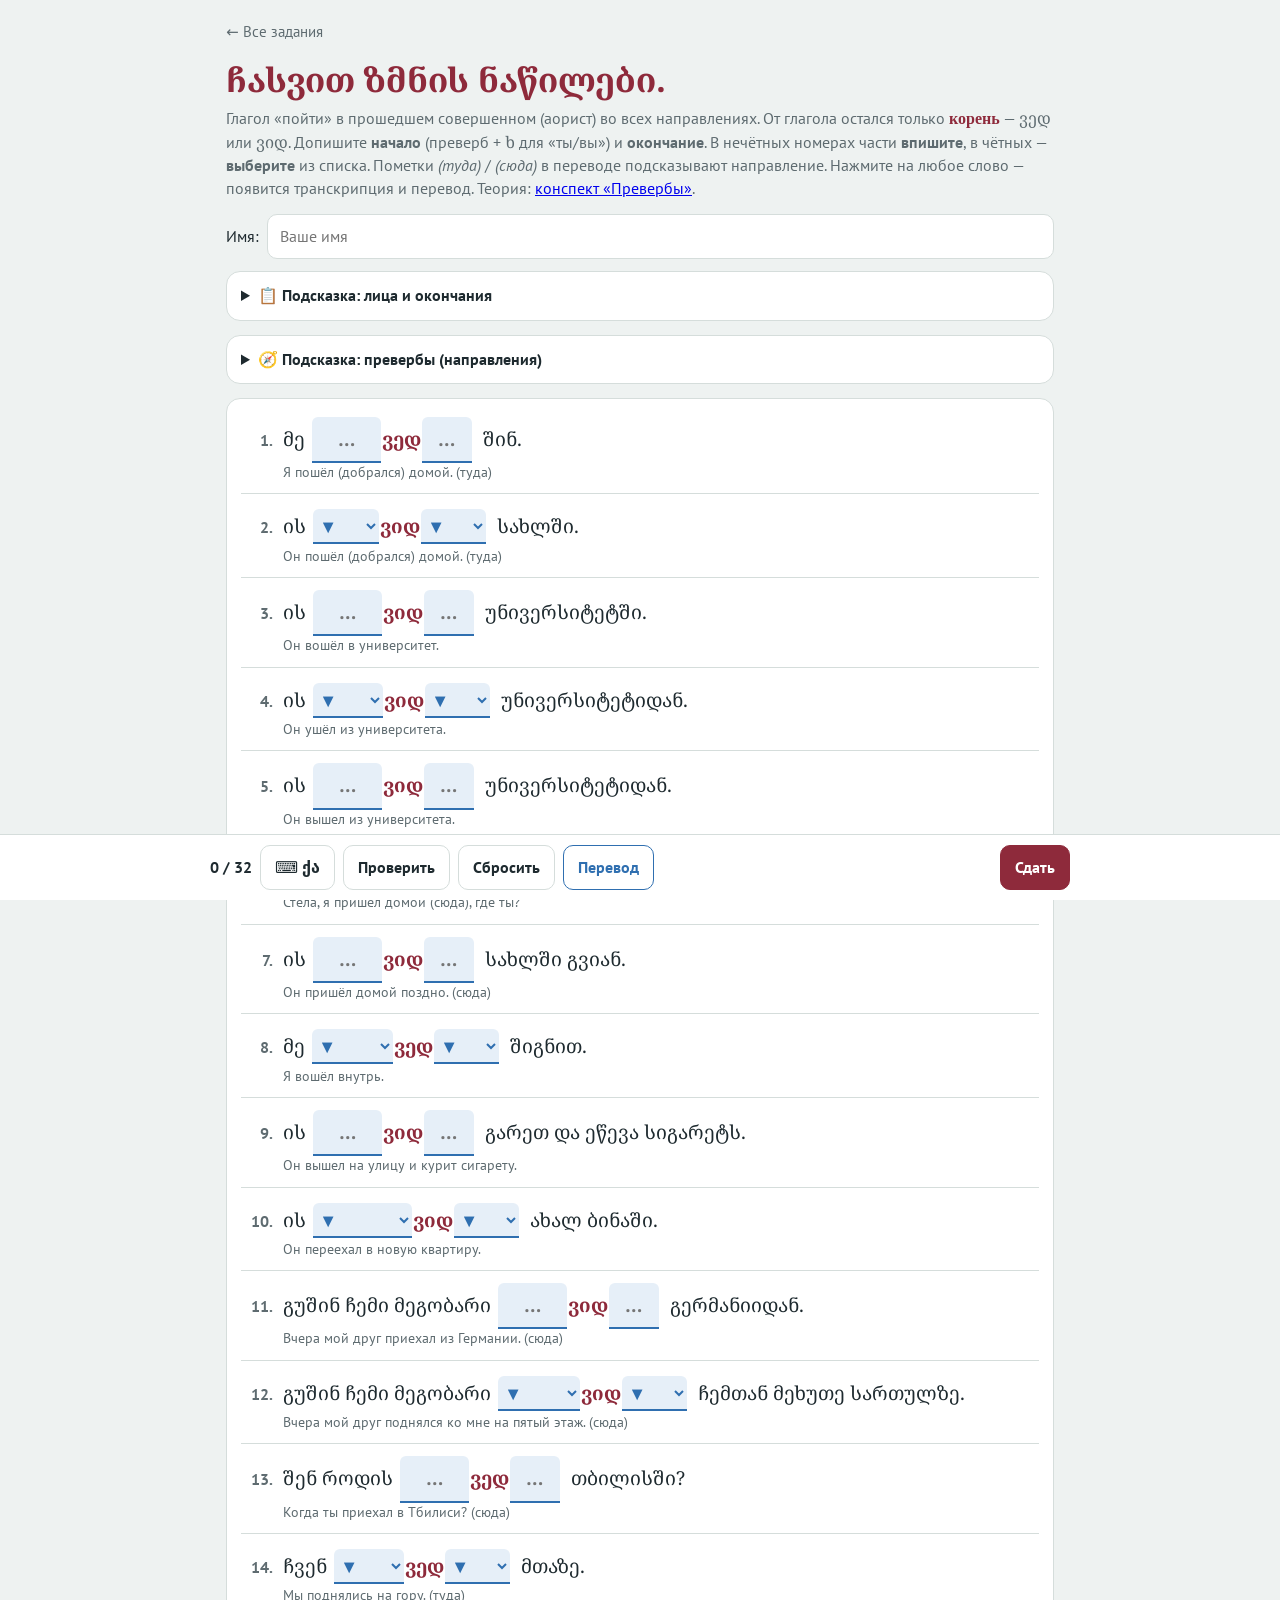
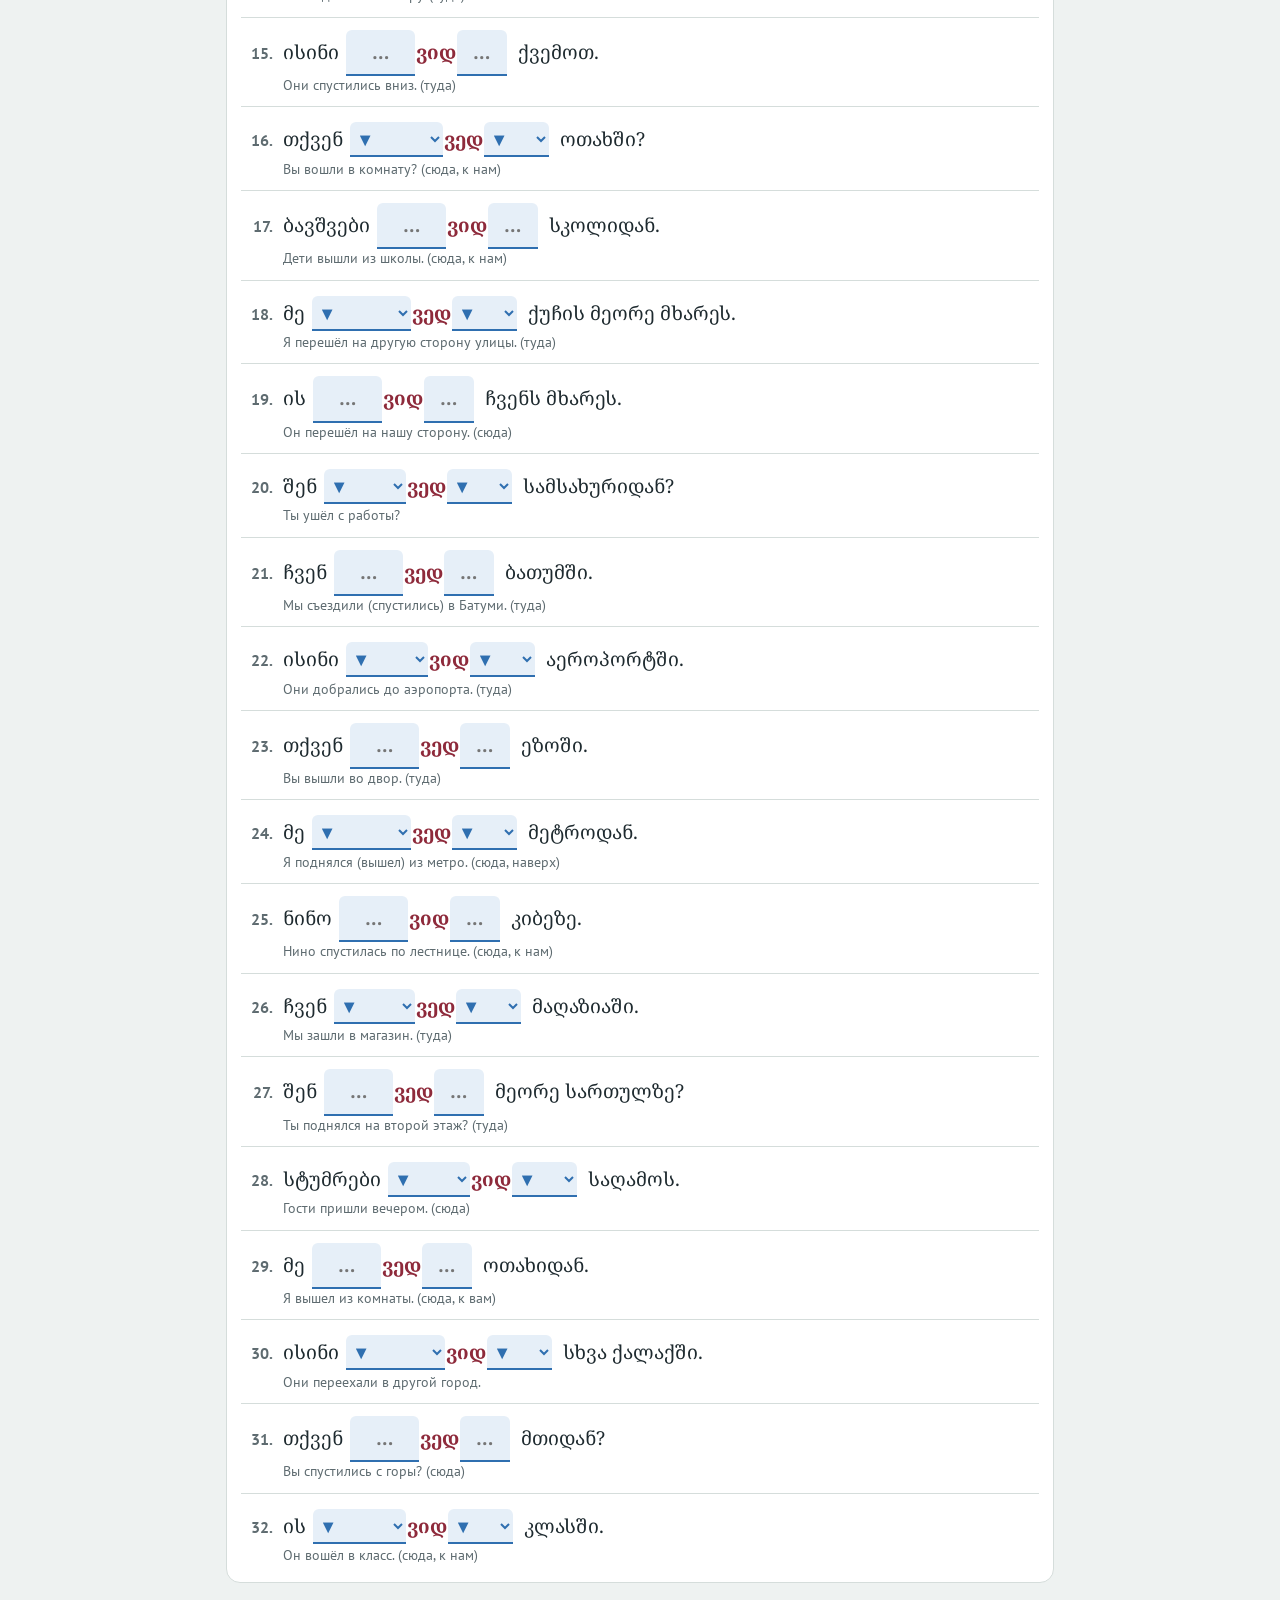
<file: zadaniya/05-svla-preverby.html>
<!DOCTYPE html>
<html lang="ru">
<head>
<meta charset="UTF-8">
<meta name="viewport" content="width=device-width, initial-scale=1, viewport-fit=cover">
<title>წავედი, მოვედი, შევედი… — Задания</title>
<link rel="preconnect" href="https://fonts.googleapis.com">
<link rel="preconnect" href="https://fonts.gstatic.com" crossorigin>
<link href="https://fonts.googleapis.com/css2?family=Noto+Serif+Georgian:wght@400;600;700&family=PT+Sans:wght@400;700&display=swap" rel="stylesheet">
<style>
:root{
  box-sizing:border-box;
  padding-top:env(safe-area-inset-top,0px);padding-bottom:env(safe-area-inset-bottom,0px);
  --bg:#EEF2F1;--paper:#FFF;--ink:#1E2A2F;--muted:#5E6B70;--line:#D5DDDB;--soft:#F5F7F6;
  --wine:#8E2A3B;--wine-soft:#F4E4E7;--blue:#2F6FB0;--blue-soft:#E6EFF8;
  --ok:#2E7D4F;--ok-soft:#E3F2E8;--bad:#C0392B;--bad-soft:#FBE5E2;--pop:#1E2A2F;--pop-ink:#FFF;
}
@media (prefers-color-scheme:dark){:root:not([data-theme="light"]){
  --bg:#141A1C;--paper:#1D2528;--ink:#E7ECEB;--muted:#9AA7AB;--line:#33403F;--soft:#232D30;
  --wine:#E07A8C;--wine-soft:#3A2228;--blue:#7AB2EA;--blue-soft:#1F3042;
  --ok:#6BC98F;--ok-soft:#1C3325;--bad:#F08476;--bad-soft:#3C2220;--pop:#F1F4F3;--pop-ink:#141A1C;}}
:root[data-theme="dark"]{
  --bg:#141A1C;--paper:#1D2528;--ink:#E7ECEB;--muted:#9AA7AB;--line:#33403F;--soft:#232D30;
  --wine:#E07A8C;--wine-soft:#3A2228;--blue:#7AB2EA;--blue-soft:#1F3042;
  --ok:#6BC98F;--ok-soft:#1C3325;--bad:#F08476;--bad-soft:#3C2220;--pop:#F1F4F3;--pop-ink:#141A1C;}
html{scroll-padding-top:env(safe-area-inset-top,0px)}
*,*::before,*::after{box-sizing:inherit}
body{margin:0;background:var(--bg);color:var(--ink);font-family:"PT Sans",system-ui,sans-serif;font-size:16px;line-height:1.45}
.ka{font-family:"Noto Serif Georgian",Sylfaen,serif}
main{max-width:860px;margin:0 auto;padding:20px 16px 160px}
h1{font-family:"Noto Serif Georgian",serif;font-weight:700;font-size:clamp(1.5rem,4.6vw,2.1rem);margin:8px 0 2px;color:var(--wine)}
.sub{color:var(--muted);margin:4px 0 14px}
.name{display:flex;gap:8px;align-items:center;margin-bottom:12px}
.name input{flex:1;min-width:0;font:inherit;padding:10px 12px;border:1.5px solid var(--line);border-radius:10px;background:var(--paper);color:var(--ink)}
.tools{display:flex;flex-wrap:wrap;gap:8px;margin-bottom:12px}
details.ref{background:var(--paper);border:1px solid var(--line);border-radius:14px;margin-bottom:14px}
details.ref summary{cursor:pointer;padding:12px 14px;font-weight:700}
details.ref .in{padding:0 14px 14px}
.reft{width:100%;border-collapse:collapse;font-size:.95rem}
.reft td,.reft th{padding:6px 6px;border-top:1px solid var(--line);text-align:left}
.reft th{border-top:0;color:var(--muted);font-size:.8rem;text-transform:uppercase}
.reft .ka{font-weight:700;font-size:1.05rem}
.list{background:var(--paper);border:1px solid var(--line);border-radius:14px;padding:6px 14px}
.it{display:flex;gap:10px;padding:12px 0;border-top:1px solid var(--line);align-items:baseline}
.it:first-child{border-top:0}
.num{flex:none;width:2em;text-align:right;color:var(--muted);font-weight:700}
.txt{font-size:clamp(1.05rem,3.4vw,1.2rem);line-height:2.1}
.ru{display:none;font-family:"PT Sans",sans-serif;font-size:.85rem;color:var(--muted);line-height:1.35}
body.showtr .ru{display:block}
.w{cursor:pointer;border-radius:4px;border-bottom:1px dashed transparent}
.w:hover{background:var(--blue-soft)}
.w.on{background:var(--blue-soft);border-bottom-color:var(--blue)}
.w:focus-visible{outline:2px solid var(--blue);outline-offset:2px}
.gap{font:inherit;font-family:"Noto Serif Georgian",serif;font-weight:700;color:var(--blue);background:var(--blue-soft);border:0;border-bottom:2.5px solid var(--blue);border-radius:6px 6px 0 0;padding:2px 6px;margin:0 2px}
input.gap{width:7.2em;text-align:center}
select.gap{padding-right:4px;cursor:pointer}
.gap:focus{outline:2px solid var(--blue);outline-offset:1px}
.gap.ok{color:var(--ok);background:var(--ok-soft);border-color:var(--ok)}
.gap.bad{color:var(--bad);background:var(--bad-soft);border-color:var(--bad)}
.fix{font-family:"Noto Serif Georgian",serif;color:var(--ok);font-weight:700;font-size:.9em;margin-left:4px}
.tag{font-size:.7rem;color:var(--muted);vertical-align:super;margin-left:2px}
.bar{position:fixed;left:0;right:0;bottom:0;background:var(--paper);border-top:1px solid var(--line);padding:10px 16px;padding-bottom:calc(10px + env(safe-area-inset-bottom,0px));z-index:10}
.bar .in{max-width:860px;margin:0 auto;display:flex;gap:8px;flex-wrap:wrap;align-items:center}
.btn{font:inherit;font-weight:700;border-radius:10px;padding:10px 14px;border:1.5px solid var(--line);background:var(--paper);color:var(--ink);cursor:pointer}
.btn.on{border-color:var(--blue);color:var(--blue)}
.btn.main{background:var(--wine);border-color:var(--wine);color:#fff;margin-left:auto}
.btn:focus-visible{outline:2px solid var(--blue);outline-offset:2px}
.score{font-weight:700}
.kb{position:fixed;left:0;right:0;z-index:12;background:var(--soft);border-top:1px solid var(--line);padding:8px 6px;display:none}
.kb.show{display:block}
.kb .r{display:flex;justify-content:center;gap:4px;margin:4px 0}
.kb button{font-family:"Noto Serif Georgian",serif;font-size:1.15rem;flex:1 1 0;max-width:52px;min-width:0;height:44px;border:1px solid var(--line);border-radius:8px;background:var(--paper);color:var(--ink);cursor:pointer;padding:0;touch-action:manipulation}
.kb button.wide{max-width:110px;flex:2 1 0;font-family:"PT Sans",sans-serif;font-size:.95rem}
.pop{position:fixed;z-index:30;max-width:min(300px,calc(100vw - 20px));background:var(--pop);color:var(--pop-ink);border-radius:12px;padding:10px 14px;box-shadow:0 8px 24px rgba(0,0,0,.25);display:none}
.pop.show{display:block}
.pop .k{font-family:"Noto Serif Georgian",serif;font-size:20px;font-weight:700}
.pop .t{opacity:.8;font-size:15px}
.pop .r{font-size:16px;margin-top:3px}
.pop .note{font-size:13px;opacity:.75;margin-top:4px}
.toast{position:fixed;left:50%;bottom:90px;transform:translateX(-50%);background:var(--pop);color:var(--pop-ink);padding:10px 16px;border-radius:10px;display:none;z-index:40;max-width:90vw;text-align:center}
.toast.show{display:block}
.back{display:inline-block;margin-bottom:4px;color:var(--muted);text-decoration:none;font-size:15px}
.back:hover{color:var(--wine)}
.verb{white-space:nowrap}
.root{font-weight:700;color:var(--wine);padding:0 1px}
input.gap.pre{width:3.6em;margin-right:0}
input.gap.end{width:2.6em;margin-left:0}
select.gap.pre{margin-right:0}
select.gap.end{margin-left:0}
.reft.pv td:nth-child(3){color:var(--muted)}
.reft .em{color:var(--wine)}
</style>
</head>
<body class="showtr">
<main>
  <a class="back" href="./">← Все задания</a>
  <h1 class="ka" id="title"></h1>
  <p class="sub">Глагол «пойти» в прошедшем совершенном (аорист) во всех направлениях. От глагола остался только <b class="ka" style="color:var(--wine)">корень</b> — <span class="ka">ვედ</span> или <span class="ka">ვიდ</span>. Допишите <b>начало</b> (преверб + <span class="ka">ხ</span> для «ты/вы») и <b>окончание</b>. В нечётных номерах части <b>впишите</b>, в чётных — <b>выберите</b> из списка. Пометки <i>(туда)</i> / <i>(сюда)</i> в переводе подсказывают направление. Нажмите на любое слово — появится транскрипция и перевод. Теория: <a href="../konspekty/03-preverby.html">конспект «Превербы»</a>.</p>
  <label class="name"><span>Имя:</span><input id="name" type="text" placeholder="Ваше имя" autocomplete="name"></label>

  <details class="ref">
    <summary>📋 Подсказка: лица и окончания</summary>
    <div class="in">
      <table class="reft">
        <tr><th>кто?</th><th>начало</th><th>корень</th><th>окончание</th><th>пример</th></tr>
        <tr><td class="ka">მე</td><td class="ka">წა‑</td><td class="ka">ვედ</td><td class="ka">‑ი</td><td class="ka">წა<span class="em">ვედ</span>ი</td></tr>
        <tr><td class="ka">შენ</td><td class="ka">წა<span class="em">ხ</span>‑</td><td class="ka">ვედ</td><td class="ka">‑ი</td><td class="ka">წახ<span class="em">ვედ</span>ი</td></tr>
        <tr><td class="ka">ის</td><td class="ka">წა‑</td><td class="ka">ვიდ</td><td class="ka">‑ა</td><td class="ka">წა<span class="em">ვიდ</span>ა</td></tr>
        <tr><td class="ka">ჩვენ</td><td class="ka">წა‑</td><td class="ka">ვედ</td><td class="ka">‑ით</td><td class="ka">წა<span class="em">ვედ</span>ით</td></tr>
        <tr><td class="ka">თქვენ</td><td class="ka">წა<span class="em">ხ</span>‑</td><td class="ka">ვედ</td><td class="ka">‑ით</td><td class="ka">წახ<span class="em">ვედ</span>ით</td></tr>
        <tr><td class="ka">ისინი</td><td class="ka">წა‑</td><td class="ka">ვიდ</td><td class="ka">‑ნენ</td><td class="ka">წა<span class="em">ვიდ</span>ნენ</td></tr>
      </table>
      <p class="sub" style="margin:8px 0 0">Я / ты / мы / вы → корень <span class="ka">ვედ</span>; он / они → <span class="ka">ვიდ</span>. «Ты» и «вы» получают <span class="ka">ხ</span> после превербия.</p>
    </div>
  </details>

  <details class="ref">
    <summary>🧭 Подсказка: превербы (направления)</summary>
    <div class="in">
      <table class="reft pv">
        <tr><th>туда / от говорящего</th><th>сюда / к говорящему</th><th>направление</th></tr>
        <tr><td class="ka">მივედი</td><td class="ka">მოვედი</td><td>пришёл (к цели)</td></tr>
        <tr><td class="ka">შევედი</td><td class="ka">შემოვედი</td><td>вошёл внутрь</td></tr>
        <tr><td class="ka">გავედი</td><td class="ka">გამოვედი</td><td>вышел наружу</td></tr>
        <tr><td class="ka">ავედი</td><td class="ka">ამოვედი</td><td>поднялся вверх</td></tr>
        <tr><td class="ka">ჩავედი</td><td class="ka">ჩამოვედი</td><td>спустился; приехал (в город, из‑за границы)</td></tr>
        <tr><td class="ka">გადავედი</td><td class="ka">გადმოვედი</td><td>перешёл, переехал</td></tr>
        <tr><td class="ka">წავედი</td><td>—</td><td>ушёл прочь</td></tr>
      </table>
      <p class="sub" style="margin:8px 0 0"><span class="ka">‑მო‑</span> в превербе = движение <b>сюда</b>, к говорящему (<span class="ka">შე → შემო, გა → გამო, ა → ამო, ჩა → ჩამო, გადა → გადმო</span>).</p>
    </div>
  </details>

  <div class="list" id="list"></div>
</main>

<div class="kb" id="kb"></div>
<div class="bar"><div class="in">
  <span class="score" id="score"></span>
  <button class="btn" id="kbBtn" title="Экранная грузинская клавиатура">⌨ ქა</button>
  <button class="btn" id="check">Проверить</button>
  <button class="btn" id="reset">Сбросить</button>
  <button class="btn on" id="tr">Перевод</button>
  <button class="btn main" id="submit">Сдать</button>
</div></div>
<div class="pop" id="pop" role="dialog"></div>
<div class="toast" id="toast"></div>

<script>
const TITLE="ჩასვით ზმნის ნაწილები.";
/* [начало|корень|окончание] — корень показывается, остальное заполняет ученик */
const S=[
 ["მე [მი|ვედ|ი] შინ.","Я пошёл (добрался) домой. (туда)"],
 ["ის [მი|ვიდ|ა] სახლში.","Он пошёл (добрался) домой. (туда)"],
 ["ის [შე|ვიდ|ა] უნივერსიტეტში.","Он вошёл в университет."],
 ["ის [წა|ვიდ|ა] უნივერსიტეტიდან.","Он ушёл из университета."],
 ["ის [გა|ვიდ|ა] უნივერსიტეტიდან.","Он вышел из университета."],
 ["სტელა, მე [მო|ვედ|ი] სახლში, სად ხარ?","Стела, я пришёл домой (сюда), где ты?"],
 ["ის [მო|ვიდ|ა] სახლში გვიან.","Он пришёл домой поздно. (сюда)"],
 ["მე [შე|ვედ|ი] შიგნით.","Я вошёл внутрь."],
 ["ის [გა|ვიდ|ა] გარეთ და ეწევა სიგარეტს.","Он вышел на улицу и курит сигарету."],
 ["ის [გადა|ვიდ|ა] ახალ ბინაში.","Он переехал в новую квартиру."],
 ["გუშინ ჩემი მეგობარი [ჩამო|ვიდ|ა] გერმანიიდან.","Вчера мой друг приехал из Германии. (сюда)"],
 ["გუშინ ჩემი მეგობარი [ამო|ვიდ|ა] ჩემთან მეხუთე სართულზე.","Вчера мой друг поднялся ко мне на пятый этаж. (сюда)"],
 ["შენ როდის [მოხ|ვედ|ი] თბილისში?","Когда ты приехал в Тбилиси? (сюда)"],
 ["ჩვენ [ა|ვედ|ით] მთაზე.","Мы поднялись на гору. (туда)"],
 ["ისინი [ჩა|ვიდ|ნენ] ქვემოთ.","Они спустились вниз. (туда)"],
 ["თქვენ [შემოხ|ვედ|ით] ოთახში?","Вы вошли в комнату? (сюда, к нам)"],
 ["ბავშვები [გამო|ვიდ|ნენ] სკოლიდან.","Дети вышли из школы. (сюда, к нам)"],
 ["მე [გადა|ვედ|ი] ქუჩის მეორე მხარეს.","Я перешёл на другую сторону улицы. (туда)"],
 ["ის [გადმო|ვიდ|ა] ჩვენს მხარეს.","Он перешёл на нашу сторону. (сюда)"],
 ["შენ [წახ|ვედ|ი] სამსახურიდან?","Ты ушёл с работы?"],
 ["ჩვენ [ჩა|ვედ|ით] ბათუმში.","Мы съездили (спустились) в Батуми. (туда)"],
 ["ისინი [მი|ვიდ|ნენ] აეროპორტში.","Они добрались до аэропорта. (туда)"],
 ["თქვენ [გახ|ვედ|ით] ეზოში.","Вы вышли во двор. (туда)"],
 ["მე [ამო|ვედ|ი] მეტროდან.","Я поднялся (вышел) из метро. (сюда, наверх)"],
 ["ნინო [ჩამო|ვიდ|ა] კიბეზე.","Нино спустилась по лестнице. (сюда, к нам)"],
 ["ჩვენ [შე|ვედ|ით] მაღაზიაში.","Мы зашли в магазин. (туда)"],
 ["შენ [ახ|ვედ|ი] მეორე სართულზე?","Ты поднялся на второй этаж? (туда)"],
 ["სტუმრები [მო|ვიდ|ნენ] საღამოს.","Гости пришли вечером. (сюда)"],
 ["მე [გამო|ვედ|ი] ოთახიდან.","Я вышел из комнаты. (сюда, к вам)"],
 ["ისინი [გადა|ვიდ|ნენ] სხვა ქალაქში.","Они переехали в другой город."],
 ["თქვენ [ჩამოხ|ვედ|ით] მთიდან?","Вы спустились с горы? (сюда)"],
 ["ის [შემო|ვიდ|ა] კლასში.","Он вошёл в класс. (сюда, к нам)"]
];

const PV=["მი","მო","შე","შემო","გა","გამო","ა","ამო","ჩა","ჩამო","გადა","გადმო","წა"];
const OPP={"მი":"მო","მო":"მი","შე":"შემო","შემო":"შე","გა":"გამო","გამო":"გა","ა":"ამო","ამო":"ა","ჩა":"ჩამო","ჩამო":"ჩა","გადა":"გადმო","გადმო":"გადა","წა":"გა"};
const ENDS=["ი","ა","ით","ნენ"];
const DIR={"მი":"туда, к цели","მო":"сюда, к говорящему","შე":"внутрь","შემო":"внутрь, сюда","გა":"наружу","გამო":"наружу, сюда","ა":"вверх","ამო":"вверх, сюда","ჩა":"вниз; в город, к морю","ჩამო":"вниз, сюда; приехать","გადა":"через, на другую сторону","გადმო":"через, сюда","წა":"прочь"};
const DICT={
 "ჩასვით":["вставьте"],"ზმნის":["глагола (род.)"],"ნაწილები":["части"],
 "მე":["я"],"შენ":["ты"],"ის":["он, она"],"ჩვენ":["мы"],"თქვენ":["вы"],"ისინი":["они"],
 "შინ":["домой; дома"],"სახლში":["домой; в доме"],"უნივერსიტეტში":["в университет(е)"],"უნივერსიტეტიდან":["из университета","‑იდან = «из»"],
 "სტელა":["Стела (имя)"],"სად":["где"],"ხარ":["(ты) есть","სად ხარ? — где ты?"],"გვიან":["поздно"],"შიგნით":["внутрь, внутри"],"გარეთ":["наружу, на улицу"],
 "და":["и"],"ეწევა":["курит"],"სიგარეტს":["сигарету (дат.)"],"ახალ":["новую","ახალი → ახალ перед словом в дательном."],"ბინაში":["в квартиру"],
 "გუშინ":["вчера"],"ჩემი":["мой"],"მეგობარი":["друг, подруга"],"გერმანიიდან":["из Германии"],"ჩემთან":["ко мне"],"მეხუთე":["пятый"],"სართულზე":["на этаж(е)"],
 "როდის":["когда"],"თბილისში":["в Тбилиси"],"მთაზე":["на гору"],"ქვემოთ":["вниз, внизу"],"ოთახში":["в комнату"],"ბავშვები":["дети"],"სკოლიდან":["из школы"],
 "ქუჩის":["улицы (род.)"],"მეორე":["второй; другой"],"მხარეს":["на сторону"],"ჩვენს":["нашу (дат.)"],"სამსახურიდან":["с работы"],"ბათუმში":["в Батуми"],
 "აეროპორტში":["в аэропорт"],"ეზოში":["во двор"],"მეტროდან":["из метро"],"ნინო":["Нино (имя)"],"კიბეზე":["по лестнице"],"მაღაზიაში":["в магазин"],
 "სტუმრები":["гости"],"საღამოს":["вечером"],"ოთახიდან":["из комнаты"],"სხვა":["другой"],"ქალაქში":["в город"],"მთიდან":["с горы"],"კლასში":["в класс"]
};
const MAP={"ა":"а","ბ":"б","გ":"г","დ":"д","ე":"е","ვ":"в","ზ":"з","თ":"т","ი":"и","კ":"к'","ლ":"л","მ":"м","ნ":"н","ო":"о","პ":"п'","ჟ":"ж","რ":"р","ს":"с","ტ":"т'","უ":"у","ფ":"п","ქ":"к","ღ":"гъ","ყ":"къ","შ":"ш","ჩ":"ч","ც":"ц","ძ":"дз","წ":"ц'","ჭ":"ч'","ხ":"х","ჯ":"дж","ჰ":"х"};
const tl=w=>[...w].map((c,i)=>c==="ე"&&i===0?"э":(MAP[c]||c)).join("");

const $=id=>document.getElementById(id),pop=$("pop");
function words(str,parent){
  str.split(/([ა-ჿ]+)/).forEach(p=>{
    if(!p)return;
    if(/^[ა-ჿ]/.test(p)){
      const s=document.createElement("span");s.className="w";s.tabIndex=0;s.textContent=p;
      s.addEventListener("click",e=>{e.stopPropagation();showPop(p,s)});
      s.addEventListener("keydown",e=>{if(e.key==="Enter"){e.stopPropagation();showPop(p,s)}});
      parent.appendChild(s);
    }else parent.appendChild(document.createTextNode(p));
  });
}
function showPop(w,el,d){
  d=d||DICT[w]||["—"];
  document.querySelectorAll(".w.on").forEach(x=>x.classList.remove("on"));el.classList.add("on");
  pop.innerHTML=`<div class="k">${w}</div><div class="t">[${tl(w)}]</div><div class="r">${d[0]}</div>${d[1]?`<div class="note">${d[1]}</div>`:""}`;
  pop.classList.add("show");
  const r=el.getBoundingClientRect(),p=pop.getBoundingClientRect();
  let x=r.left+r.width/2-p.width/2;x=Math.max(10,Math.min(x,innerWidth-p.width-10));
  let y=r.top-p.height-8;if(y<10)y=r.bottom+8;
  pop.style.left=x+"px";pop.style.top=y+"px";
}
function hidePop(){pop.classList.remove("show");document.querySelectorAll(".w.on").forEach(x=>x.classList.remove("on"))}
document.addEventListener("click",e=>{if(!pop.contains(e.target))hidePop()});
addEventListener("scroll",hidePop,{passive:true});

function seeded(n){let x=n*9301+49297;return()=>((x=(x*9301+49297)%233280)/233280)}
function shuffle(o,r){for(let k=o.length-1;k>0;k--){const j=Math.floor(r()*(k+1));[o[k],o[j]]=[o[j],o[k]]}return o}
/* варианты начала: верный, противоположное направление, ошибка в ხ, ещё один преверб */
function preOptions(pre,i){
  const h=pre.endsWith("ხ"),pv=h?pre.slice(0,-1):pre,r=seeded(i+7);
  const set=new Set([pre,OPP[pv]+(h?"ხ":""),pv+(h?"":"ხ")]);
  const rest=shuffle(PV.filter(p=>!set.has(p+(h?"ხ":""))),r);
  set.add(rest[0]+(h?"ხ":""));
  return shuffle([...set],r);
}

words(TITLE,$("title"));
const gaps=[];let lastInput=null,checked=false;
function mkGap(kind,ans,i,opts){
  let g;
  if(i%2===0){
    g=document.createElement("input");g.type="text";g.autocomplete="off";g.autocapitalize="off";g.spellcheck=false;g.setAttribute("autocorrect","off");g.placeholder="…";
    g.addEventListener("input",()=>mark(i));
    g.addEventListener("focus",()=>{lastInput=g;placeKb()});
  }else{
    g=document.createElement("select");
    g.innerHTML=`<option value="">▾</option>`+opts.map(o=>`<option>${o}</option>`).join("");
    g.addEventListener("change",()=>mark(i));
  }
  g.className="gap "+kind;
  g.setAttribute("aria-label",`${i+1}: ${kind==="pre"?"начало":"окончание"} глагола`);
  return g;
}
S.forEach(([ka,ru],i)=>{
  const m=ka.match(/\[([^|\]]+)\|([^|\]]+)\|([^\]]+)\]/),[pre,root,end]=[m[1],m[2],m[3]];
  const [a,b]=[ka.slice(0,m.index),ka.slice(m.index+m[0].length)];
  const it=document.createElement("div");it.className="it";
  it.innerHTML=`<span class="num">${i+1}.</span>`;
  const box=document.createElement("div");
  const t=document.createElement("div");t.className="txt ka";
  words(a,t);
  const v=document.createElement("span");v.className="verb";
  const gp=mkGap("pre",pre,i,preOptions(pre,i)),ge=mkGap("end",end,i,ENDS);
  const rt=document.createElement("span");rt.className="root";rt.textContent=root;
  v.append(gp,rt,ge);t.appendChild(v);
  const fix=document.createElement("span");fix.className="fix";t.appendChild(fix);
  words(b,t);
  box.appendChild(t);
  const r=document.createElement("div");r.className="ru";r.textContent=ru;box.appendChild(r);
  it.appendChild(box);$("list").appendChild(it);
  gaps.push({gp,ge,rt,fix,pre,root,end,full:pre+root+end});
});
const clean=s=>s.replace(/[\s‑-]+/g,"");
const vp=i=>clean(gaps[i].gp.value),ve=i=>clean(gaps[i].ge.value);
const typed=i=>vp(i)+gaps[i].root+ve(i);
const isOk=i=>vp(i)===gaps[i].pre&&ve(i)===gaps[i].end;
const filled=i=>vp(i)&&ve(i);
function paint(i){
  const x=gaps[i];
  [[x.gp,vp(i)===x.pre],[x.ge,ve(i)===x.end]].forEach(([g,ok])=>{g.classList.remove("ok","bad");g.classList.add(ok?"ok":"bad")});
  x.fix.textContent=isOk(i)?"":"→ "+x.full;
}
function mark(i){
  const x=gaps[i];
  if(checked)paint(i);else{x.gp.classList.remove("ok","bad");x.ge.classList.remove("ok","bad");x.fix.textContent=""}
  upd();
}
function upd(){
  const done=gaps.filter((_,i)=>filled(i)).length;
  $("score").textContent=checked?`Верно: ${okCount()} / ${S.length}`:`${done} / ${S.length}`;
}
const okCount=()=>gaps.reduce((s,_,i)=>s+(isOk(i)?1:0),0);
function doCheck(){gaps.forEach((_,i)=>paint(i));checked=true;upd()}

/* экранная клавиатура */
const KB=[["ქ","წ","ე","რ","ტ","ყ","უ","ი","ო","პ"],["ა","ს","დ","ფ","გ","ჰ","ჯ","კ","ლ"],["ზ","ხ","ც","ვ","ბ","ნ","მ"],["ჭ","ღ","თ","შ","ჟ","ძ","ჩ","⌫"]];
let kbOn=false;
const inputs=()=>gaps.flatMap(x=>[x.gp,x.ge]).filter(g=>g.tagName==="INPUT");
KB.forEach(row=>{const r=document.createElement("div");r.className="r";
  row.forEach(k=>{const b=document.createElement("button");b.type="button";b.textContent=k;if(k==="⌫")b.className="wide";
    b.addEventListener("pointerdown",e=>e.preventDefault());
    b.onclick=()=>{if(!lastInput)return;
      if(k==="⌫")lastInput.value=[...lastInput.value].slice(0,-1).join("");else lastInput.value+=k;
      lastInput.dispatchEvent(new Event("input"));lastInput.focus()};
    r.appendChild(b)});$("kb").appendChild(r)});
function placeKb(){const bar=document.querySelector(".bar");$("kb").style.bottom=bar.offsetHeight+"px";$("kb").classList.toggle("show",kbOn&&!!lastInput)}
$("kbBtn").onclick=()=>{kbOn=!kbOn;$("kbBtn").classList.toggle("on",kbOn);
  inputs().forEach(g=>{if(kbOn)g.setAttribute("inputmode","none");else g.removeAttribute("inputmode")});
  if(kbOn&&!lastInput){const f=inputs().find(g=>!g.value);if(f){lastInput=f;f.focus()}}
  placeKb();document.querySelector("main").style.paddingBottom=kbOn?"360px":"160px"};

function toast(t){const el=$("toast");el.textContent=t;el.classList.add("show");clearTimeout(toast.t);toast.t=setTimeout(()=>el.classList.remove("show"),3000)}
$("check").onclick=doCheck;
$("reset").onclick=()=>{gaps.forEach(x=>{[x.gp,x.ge].forEach(g=>{g.value="";g.classList.remove("ok","bad")});x.fix.textContent=""});checked=false;upd()};
$("tr").onclick=()=>{document.body.classList.toggle("showtr");$("tr").classList.toggle("on")};

/* ---------- PNG ---------- */
async function makePNG(){
  const KA='"Noto Serif Georgian", Sylfaen, serif',RU='"PT Sans", sans-serif';
  try{await Promise.all([document.fonts.load(`26px ${KA}`,"ა"),document.fonts.load(`700 26px ${KA}`,"ა"),document.fonts.load(`24px ${RU}`,"Я"),document.fonts.load(`700 24px ${RU}`,"Я")])}catch(e){}
  const W=1400,PAD=60,LH=50,FS=26,maxW=W-PAD*2-60;
  const tmp=document.createElement("canvas").getContext("2d");
  const rows=S.map(([ka],i)=>{
    const ok=isOk(i),toks=[],x=gaps[i];
    const m=ka.match(/\[[^\]]+\]/),a=ka.slice(0,m.index),b=ka.slice(m.index+m[0].length);
    a.split(/(\s+)/).forEach(s=>s&&toks.push({t:s}));
    toks.push({t:(vp(i)||"…")+x.root+(ve(i)||"…"),gap:true,ok});
    if(!ok)toks.push({t:" ("+x.full+")",fix:true});
    b.split(/(\s+)/).forEach(s=>s&&toks.push({t:s}));
    const lines=[[]];let cx=0;
    toks.forEach(tk=>{tmp.font=(tk.gap||tk.fix?"700 ":"")+FS+"px "+KA;
      const ws=/^\s+$/.test(tk.t),w=tmp.measureText(tk.t).width+(tk.gap?20:0);
      if(ws&&cx===0)return;
      if(!ws&&cx+w>maxW&&cx>0){lines.push([]);cx=0}
      lines[lines.length-1].push({...tk,w});cx+=w});
    return lines;
  });
  const top=240,H=top+rows.reduce((s,l)=>s+l.length*LH+8,0)+60;
  const c=document.createElement("canvas");c.width=W;c.height=H;const x=c.getContext("2d");
  x.fillStyle="#FFF";x.fillRect(0,0,W,H);x.fillStyle="#8E2A3B";x.fillRect(0,0,W,12);
  x.fillStyle="#8E2A3B";x.font="700 38px "+KA;x.fillText("წავედი, მოვედი, შევედი… — ჩასვით ზმნის ნაწილები",PAD,88);
  x.font="26px "+RU;x.fillStyle="#1E2A2F";x.fillText("Ученик: "+($("name").value.trim()||"—"),PAD,138);
  const d=new Date();x.fillStyle="#5E6B70";
  x.fillText("Сдано: "+d.toLocaleDateString("ru-RU")+" "+d.toLocaleTimeString("ru-RU",{hour:"2-digit",minute:"2-digit"}),PAD,176);
  const ok=okCount(),sc=`Результат: ${ok} / ${S.length}`;
  x.font="700 30px "+RU;x.fillStyle=ok===S.length?"#2E7D4F":"#1E2A2F";x.fillText(sc,W-PAD-x.measureText(sc).width,138);
  x.fillStyle="#D5DDDB";x.fillRect(PAD,200,W-PAD*2,2);
  let y=top;
  rows.forEach((lines,i)=>{
    x.fillStyle="#5E6B70";x.font="700 22px "+RU;x.fillText((i+1)+".",PAD,y+28);
    lines.forEach(ln=>{let px=PAD+60;
      ln.forEach(tk=>{
        if(tk.gap){const col=tk.ok?"#2E7D4F":"#C0392B",bg=tk.ok?"#E3F2E8":"#FBE5E2";
          x.fillStyle=bg;x.fillRect(px,y,tk.w,LH-10);x.fillStyle=col;x.fillRect(px,y+LH-13,tk.w,3);
          x.font="700 "+FS+"px "+KA;x.fillText(tk.t,px+10,y+30);}
        else if(tk.fix){x.fillStyle="#2E7D4F";x.font="700 "+FS+"px "+KA;x.fillText(tk.t,px,y+30)}
        else{x.fillStyle="#1E2A2F";x.font=FS+"px "+KA;x.fillText(tk.t,px,y+30)}
        px+=tk.w});
      y+=LH});
    y+=8;
  });
  return await new Promise(r=>c.toBlob(r,"image/png"));
}
$("submit").onclick=async()=>{
  doCheck();
  const empty=gaps.filter((_,i)=>!filled(i)).length;
  const blob=await makePNG();
  const nm=($("name").value.trim()||"zadanie").replace(/[^\p{L}\p{N}_-]+/gu,"_");
  const fn=`svla_preverby_${nm}.png`;
  const a=document.createElement("a");a.href=URL.createObjectURL(blob);a.download=fn;document.body.appendChild(a);a.click();a.remove();
  toast(`Сохранено: ${fn}`+(empty?` (пустых: ${empty})`:""));
};
upd();
</script>
</body>
</html>
</file>
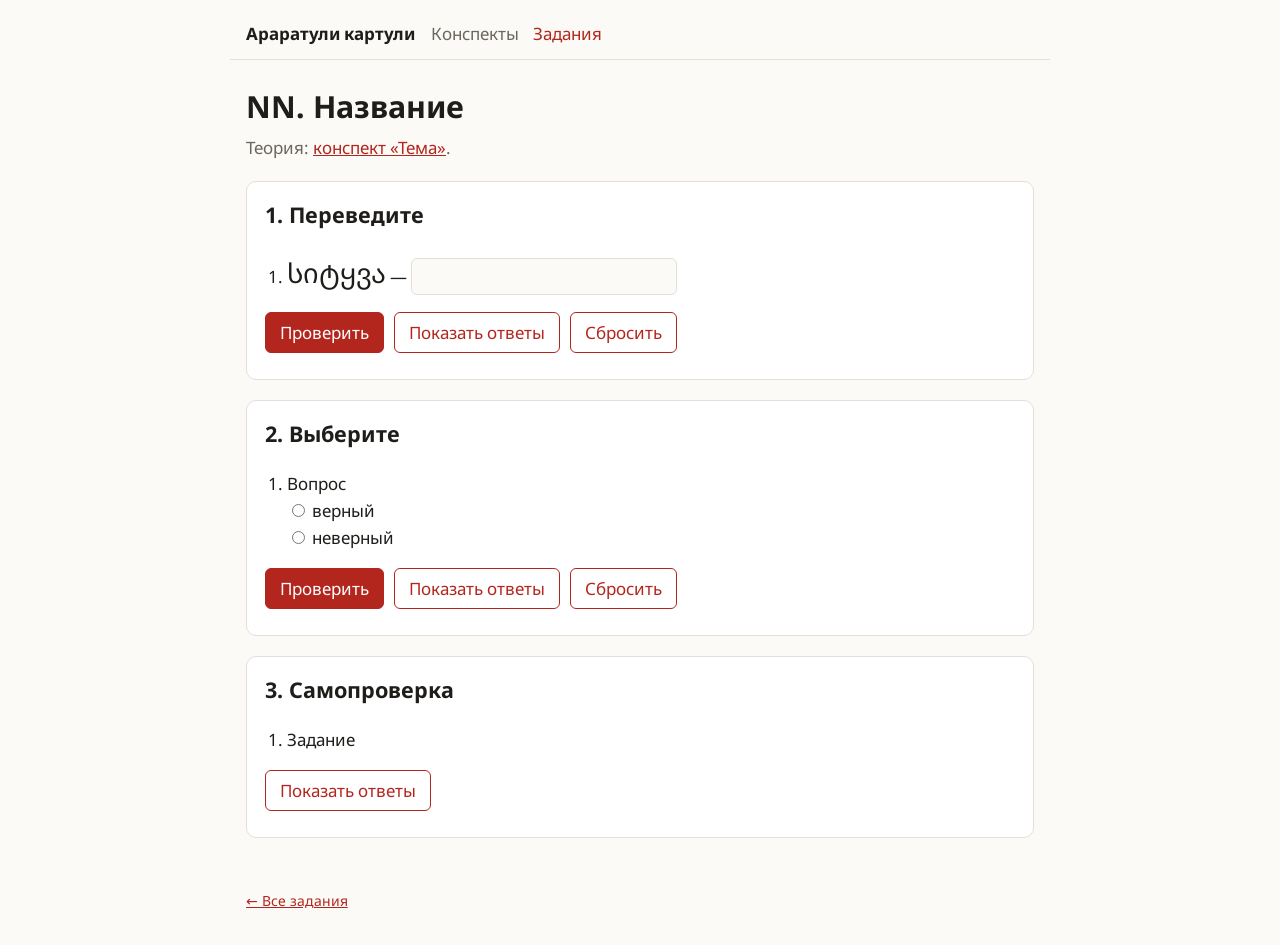
<file: zadaniya/_template.html>
<!doctype html>
<html lang="ru">
<head>
  <meta charset="utf-8">
  <meta name="viewport" content="width=device-width, initial-scale=1">
  <title>НАЗВАНИЕ — Задания</title>
  <link rel="stylesheet" href="../assets/style.css">
</head>
<body>
  <header class="site">
    <a class="logo" href="../">Араратули картули</a>
    <nav>
      <a href="../konspekty/">Конспекты</a>
      <a href="./" aria-current="page">Задания</a>
    </nav>
  </header>

  <main>
    <h1>NN. Название</h1>
    <p class="lead">Теория: <a href="../konspekty/NN-tema.html">конспект «Тема»</a>.</p>

    <!-- Ввод ответа: варианты через | ; регистр и ё/е не важны -->
    <section class="exercise">
      <h2>1. Переведите</h2>
      <ol>
        <li><span class="ka big">სიტყვა</span> — <input type="text" data-answer="слово"></li>
      </ol>
    </section>

    <!-- Выбор варианта: у каждого вопроса свой name, правильный — data-correct -->
    <section class="exercise">
      <h2>2. Выберите</h2>
      <ol>
        <li>
          Вопрос
          <label><input type="radio" name="q1" data-correct> верный</label>
          <label><input type="radio" name="q1"> неверный</label>
        </li>
      </ol>
    </section>

    <!-- Самопроверка: скрытый ответ открывается кнопкой -->
    <section class="exercise">
      <h2>3. Самопроверка</h2>
      <ol>
        <li>Задание <span class="answer" hidden>— ответ</span></li>
      </ol>
    </section>
  </main>

  <footer class="site"><a href="./">← Все задания</a></footer>
  <script src="../assets/exercise.js"></script>
</body>
</html>
</file>
<file: assets/style.css>
/* Общие стили для всех страниц */
@import url("https://fonts.googleapis.com/css2?family=Noto+Sans+Georgian:wght@400;600;700&family=Noto+Sans:wght@400;600;700&display=swap");

:root {
  --bg: #fbfaf7;
  --surface: #ffffff;
  --text: #1f1d1a;
  --muted: #6b665e;
  --border: #e4e0d8;
  --accent: #b3261e;      /* красный — как на грузинском флаге */
  --accent-soft: #fbe9e7;
  --ok: #1e7b3a;
  --ok-soft: #e3f4e8;
  --bad: #b3261e;
  --bad-soft: #fbe9e7;
  --radius: 10px;
  --font: "Noto Sans", "Noto Sans Georgian", system-ui, sans-serif;
}

@media (prefers-color-scheme: dark) {
  :root {
    --bg: #171614;
    --surface: #211f1c;
    --text: #ece8e1;
    --muted: #a39d93;
    --border: #3a3631;
    --accent: #ef6b5f;
    --accent-soft: #3a211e;
    --ok: #6fcf8a;
    --ok-soft: #1d3324;
    --bad: #ef6b5f;
    --bad-soft: #3a211e;
  }
}

* { box-sizing: border-box; }

body {
  margin: 0;
  background: var(--bg);
  color: var(--text);
  font-family: var(--font);
  font-size: 17px;
  line-height: 1.6;
}

main, header.site, footer.site {
  max-width: 820px;
  margin: 0 auto;
  padding: 0 16px;
}

header.site {
  display: flex;
  align-items: baseline;
  gap: 16px;
  flex-wrap: wrap;
  padding-top: 20px;
  padding-bottom: 12px;
  border-bottom: 1px solid var(--border);
}
header.site .logo { font-weight: 700; color: var(--text); text-decoration: none; }
header.site nav { display: flex; gap: 14px; }
header.site nav a { color: var(--muted); text-decoration: none; }
header.site nav a:hover, header.site nav a[aria-current="page"] { color: var(--accent); }

footer.site { color: var(--muted); font-size: 14px; padding-top: 32px; padding-bottom: 32px; }

a { color: var(--accent); }
h1 { font-size: 1.9rem; line-height: 1.25; margin: 28px 0 8px; }
h2 { font-size: 1.35rem; margin-top: 32px; }
.lead { color: var(--muted); margin-top: 0; }

/* Грузинский текст и транслитерация */
.ka { font-family: "Noto Sans Georgian", var(--font); }
.big { font-size: 1.6em; }
.tr { color: var(--muted); font-style: italic; }

/* Карточки на главной */
.cards { display: grid; grid-template-columns: repeat(auto-fit, minmax(240px, 1fr)); gap: 16px; margin: 24px 0; }
.card {
  display: block;
  padding: 20px;
  background: var(--surface);
  border: 1px solid var(--border);
  border-radius: var(--radius);
  color: var(--text);
  text-decoration: none;
}
.card:hover { border-color: var(--accent); }
.card h2 { margin: 0 0 6px; }
.card p { margin: 0; color: var(--muted); }

/* Списки материалов */
ul.materials { list-style: none; padding: 0; }
ul.materials li { padding: 12px 0; border-bottom: 1px solid var(--border); }
ul.materials a { font-weight: 600; text-decoration: none; }
ul.materials .meta { display: block; color: var(--muted); font-size: 14px; }

/* Таблицы */
.table-wrap { overflow-x: auto; }
table { border-collapse: collapse; width: 100%; background: var(--surface); }
th, td { border: 1px solid var(--border); padding: 6px 10px; text-align: left; }
th { background: var(--accent-soft); }

/* Блоки-заметки */
.note {
  background: var(--accent-soft);
  border-left: 4px solid var(--accent);
  padding: 10px 14px;
  border-radius: 6px;
  margin: 16px 0;
}

/* Задания */
.exercise {
  background: var(--surface);
  border: 1px solid var(--border);
  border-radius: var(--radius);
  padding: 16px 18px;
  margin: 20px 0;
}
.exercise h2 { margin-top: 0; }
.exercise ol { padding-left: 22px; }
.exercise li { margin: 10px 0; }
.exercise input[type="text"] {
  font: inherit;
  padding: 4px 8px;
  border: 1px solid var(--border);
  border-radius: 6px;
  background: var(--bg);
  color: var(--text);
  min-width: 160px;
}
.exercise input.correct { border-color: var(--ok); background: var(--ok-soft); }
.exercise input.wrong { border-color: var(--bad); background: var(--bad-soft); }
.exercise label { display: block; cursor: pointer; }
.exercise label.correct { color: var(--ok); font-weight: 600; }
.exercise label.wrong { color: var(--bad); }
.exercise .actions { display: flex; gap: 10px; margin-top: 12px; flex-wrap: wrap; }
.exercise .result { margin-top: 10px; font-weight: 600; }

button {
  font: inherit;
  padding: 6px 14px;
  border-radius: 6px;
  border: 1px solid var(--accent);
  background: var(--accent);
  color: #fff;
  cursor: pointer;
}
button.secondary { background: transparent; color: var(--accent); }
.answer[hidden] { display: none; }
.answer { color: var(--muted); }
</file>
